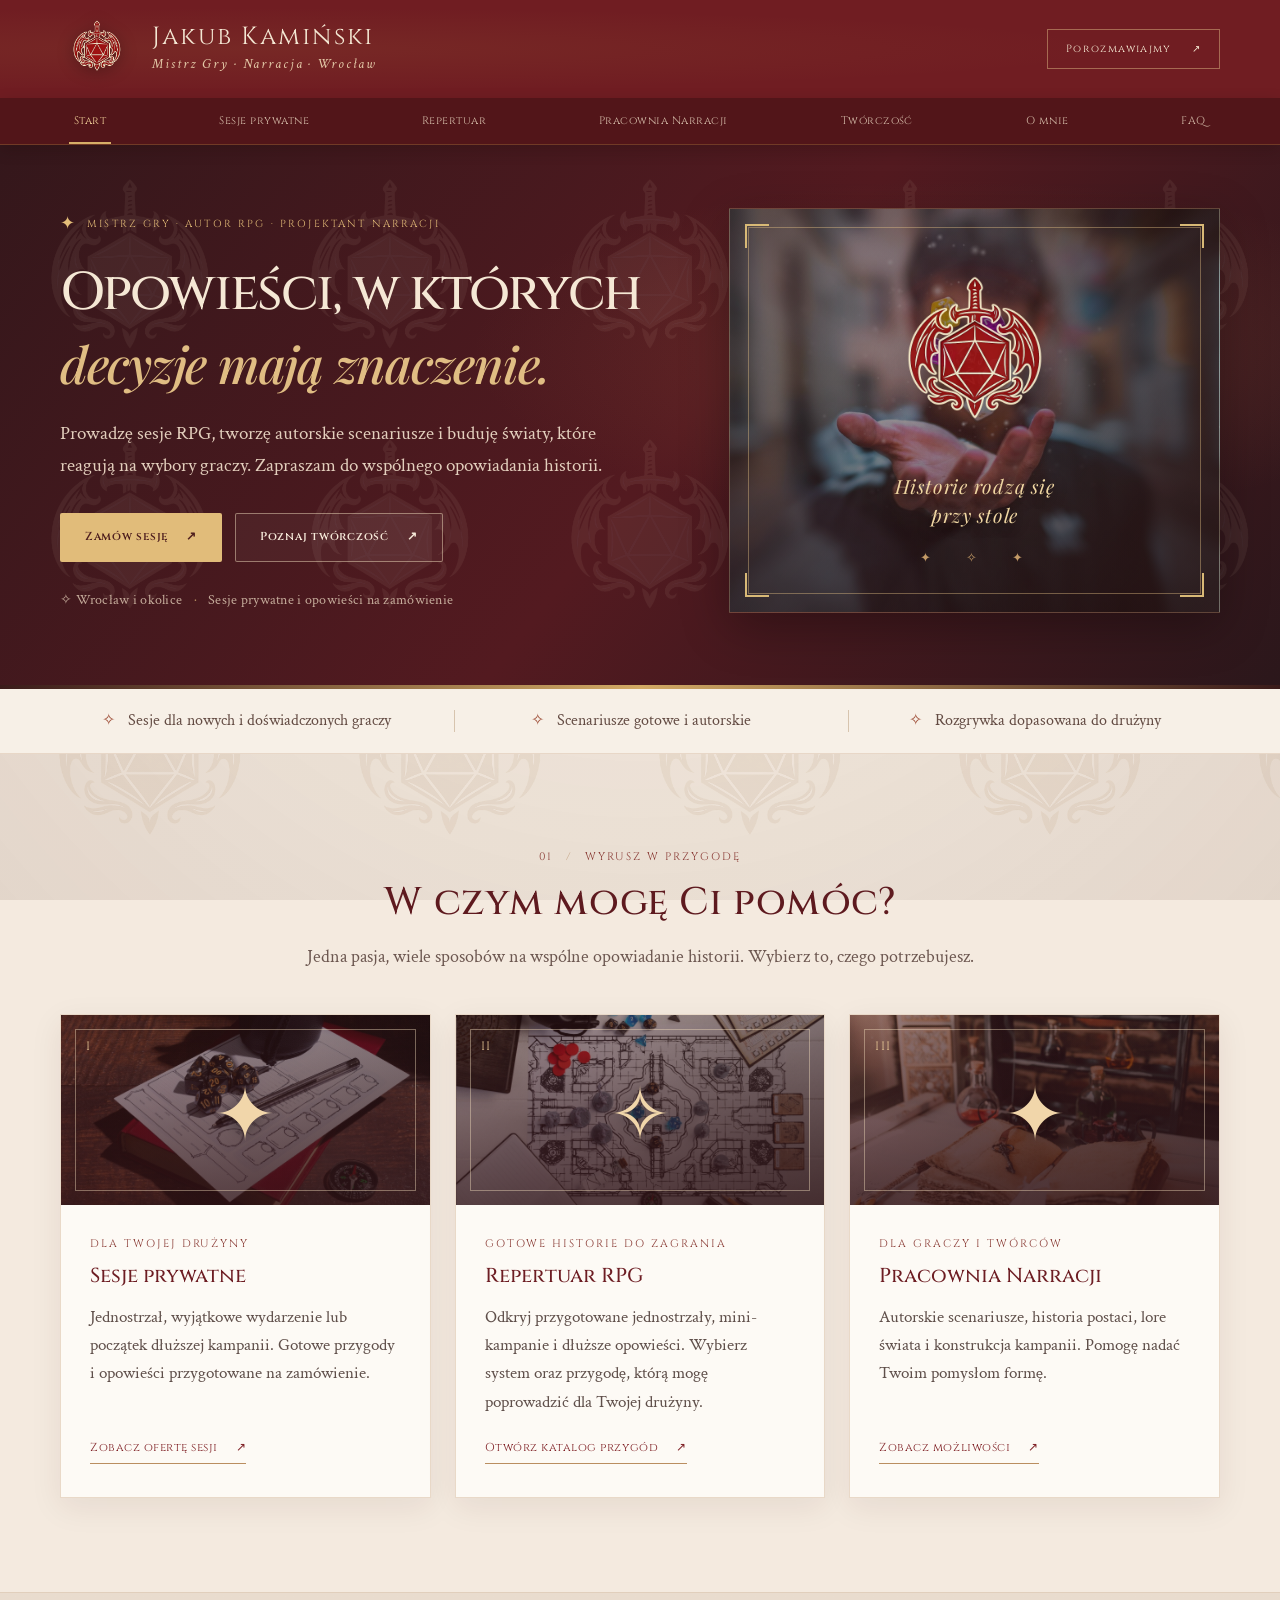
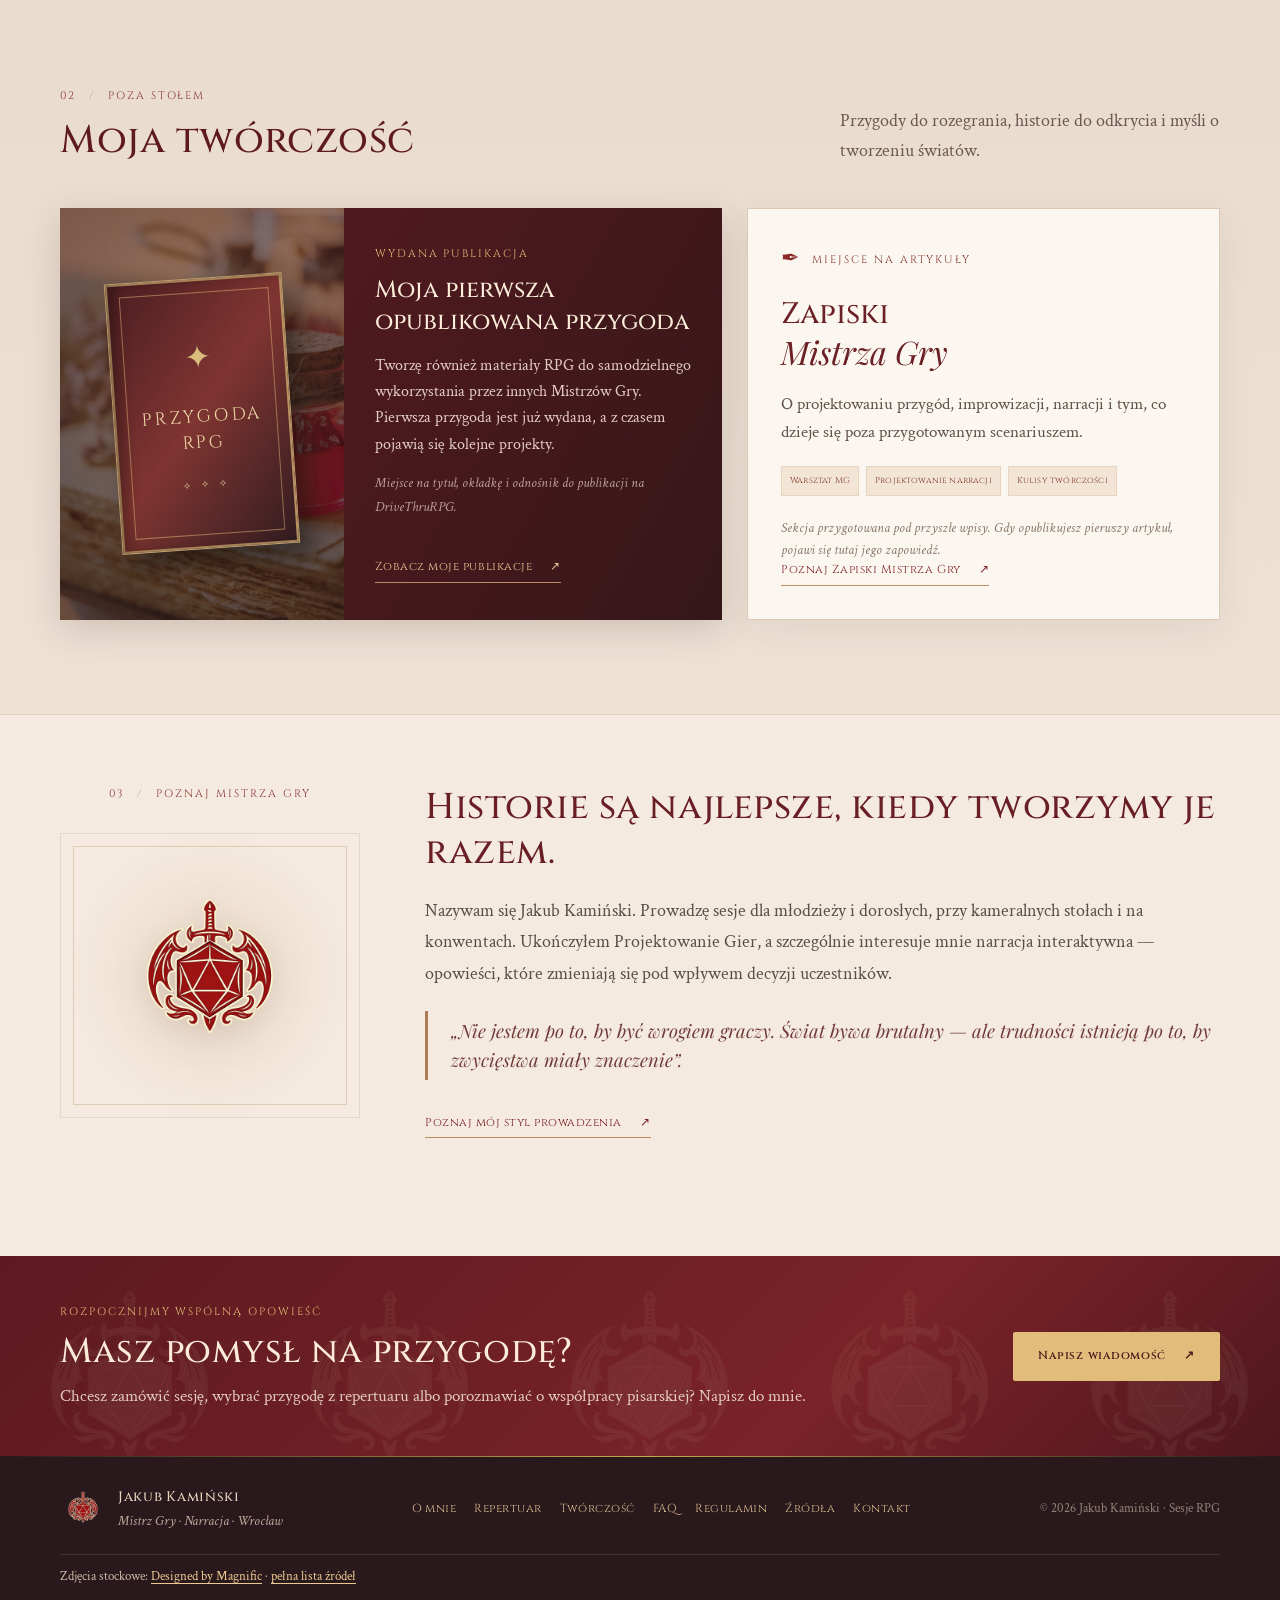
<file: index.html>
<!DOCTYPE html>
<html lang="pl">
<head>
  <meta charset="UTF-8">
  <meta name="viewport" content="width=device-width, initial-scale=1">
  <meta name="theme-color" content="#63191d">
  <meta name="description" content="Jakub Kamiński — Mistrz Gry, projektant narracji i autor RPG. Sesje prywatne, kampanie, scenariusze na zamówienie i twórczość RPG we Wrocławiu.">
  <meta property="og:type" content="website">
  <meta property="og:locale" content="pl_PL">
  <meta property="og:title" content="Jakub Kamiński | Mistrz Gry i projektant narracji">
  <meta property="og:description" content="Prowadzę sesje RPG, tworzę autorskie przygody i projektuję historie, na które wpływ mają decyzje graczy.">
  <meta property="og:image" content="logo-red.png">
  <title>Jakub Kamiński | Mistrz Gry · Narracja · RPG Wrocław</title>
  <link rel="icon" type="image/png" href="logo-red.png">
  <link rel="preconnect" href="https://fonts.googleapis.com">
  <link rel="preconnect" href="https://fonts.gstatic.com" crossorigin>
  <link href="https://fonts.googleapis.com/css2?family=Cinzel:wght@400;500;600;700&family=Playfair+Display:ital,wght@0,400;0,500;0,600;1,400;1,500&family=Crimson+Text:ital,wght@0,400;0,600;1,400&display=swap" rel="stylesheet">
  <!-- Zachowujemy dotychczasowy arkusz CSS: pozostałe podstrony działają bez zmian. -->
  <link rel="stylesheet" href="style.css">
  <link rel="stylesheet" href="home.css">
  <script src="tworczosc-data.js" defer></script>
  <script src="home-aktualnosci.js" defer></script>
</head>
<body class="home-page">
  <a class="skip-link" href="#tresc">Przejdź do treści</a>

  <header class="site-header">
    <div class="site-header__inner">
      <a href="index.html" class="site-brand" aria-label="Jakub Kamiński — strona główna">
        <img src="logo-red.png" width="88" height="88" alt="" decoding="async">
        <span class="site-brand__text">
          <span class="site-brand__name">Jakub Kamiński</span>
          <span class="site-brand__subtitle">Mistrz Gry · Narracja · Wrocław</span>
        </span>
      </a>
      <a class="header-contact" href="mailto:jakubkaminski1808@gmail.com?subject=Zapytanie%20o%20sesj%C4%99%20RPG">Porozmawiajmy <span aria-hidden="true">↗</span></a>
    </div>
  </header>

  <nav class="site-nav" aria-label="Nawigacja główna">
    <div class="site-nav__desktop">
      <a class="is-current" aria-current="page" href="index.html">Start</a>
      <a href="sesje-prywatne.html">Sesje prywatne</a>
      <a href="repertuar.html">Repertuar</a>

      <a href="pracownia-narracji.html">Pracownia Narracji</a>
      <a href="tworczosc.html">Twórczość</a>
      <a href="o-mnie.html">O mnie</a>
      <a href="faq.html">FAQ</a>
    </div>
    <details class="site-nav__mobile">
      <summary>Menu <span class="site-nav__menu-icon" aria-hidden="true"><span></span><span></span><span></span></span></summary>
      <div class="site-nav__mobile-links">
        <a aria-current="page" href="index.html">Start</a>
        <a href="sesje-prywatne.html">Sesje prywatne</a>
        <a href="repertuar.html">Repertuar</a>

        <a href="pracownia-narracji.html">Pracownia Narracji</a>
        <a href="tworczosc.html">Twórczość</a>
        <a href="o-mnie.html">O mnie</a>
        <a href="faq.html">FAQ</a>
      </div>
    </details>
  </nav>

  <main id="tresc">
    <section class="main-hero" aria-labelledby="hero-title">
      <div class="main-hero__inner layout-wrap">
        <div class="main-hero__copy">
          <p class="eyebrow eyebrow--light"><span class="tiny-star" aria-hidden="true">✦</span> Mistrz Gry · Autor RPG · Projektant narracji</p>
          <h1 id="hero-title">Opowieści, w których <em>decyzje mają znaczenie.</em></h1>
          <p class="main-hero__intro">Prowadzę sesje RPG, tworzę autorskie scenariusze i buduję światy, które reagują na wybory graczy. Zapraszam do wspólnego opowiadania historii.</p>
          <div class="action-row">
            <a class="home-button home-button--gold" href="sesje-prywatne.html">Zamów sesję <span aria-hidden="true">↗</span></a>
            <a class="home-button home-button--light-outline" href="tworczosc.html">Poznaj twórczość <span aria-hidden="true">↗</span></a>
          </div>
          <div class="main-hero__smallprint"><span aria-hidden="true">✧</span> Wrocław i okolice <span class="smallprint-sep" aria-hidden="true">·</span> Sesje prywatne i opowieści na zamówienie</div>
        </div>
        <div class="main-hero__art" aria-hidden="true">
          <!-- Fotografia tła strony głównej: images/home-hero.jpg. Atrybucja w Źródłach zdjęć. -->
          <div class="main-hero__frame">
            <span class="frame-corner frame-corner--tl"></span>
            <span class="frame-corner frame-corner--tr"></span>
            <span class="frame-corner frame-corner--bl"></span>
            <span class="frame-corner frame-corner--br"></span>
            <div class="main-hero__sigil"><img src="logo-red.png" alt=""></div>
            <p class="art-motto">Historie rodzą się<br>przy stole</p>
            <span class="frame-ornament">✦ &nbsp; ✧ &nbsp; ✦</span>
          </div>
        </div>
      </div>
      <div class="main-hero__line" aria-hidden="true"></div>
    </section>

    <div class="promise-strip" aria-label="Najważniejsze informacje">
      <div class="layout-wrap promise-strip__inner">
        <div><span class="promise-strip__symbol" aria-hidden="true">✧</span> Sesje dla nowych i doświadczonych graczy</div>
        <div><span class="promise-strip__symbol" aria-hidden="true">✧</span> Scenariusze gotowe i autorskie</div>
        <div><span class="promise-strip__symbol" aria-hidden="true">✧</span> Rozgrywka dopasowana do drużyny</div>
      </div>
    </div>

    <section id="oferta" class="home-section offerings layout-wrap" aria-labelledby="oferta-title">
      <div class="section-heading">
        <p class="eyebrow">01 <span aria-hidden="true">/</span> Wyrusz w przygodę</p>
        <h2 id="oferta-title">W czym mogę Ci pomóc?</h2>
        <p>Jedna pasja, wiele sposobów na wspólne opowiadanie historii. Wybierz to, czego potrzebujesz.</p>
      </div>
      <div class="offer-grid">
        <article class="offer-card">
          <div class="offer-card__visual offer-card__visual--sessions"><span class="offer-card__symbol" aria-hidden="true">✦</span><span class="offer-card__number">I</span></div>
          <div class="offer-card__body">
            <p class="mini-label">Dla Twojej drużyny</p>
            <h3>Sesje prywatne</h3>
            <p>Jednostrzał, wyjątkowe wydarzenie lub początek dłuższej kampanii. Gotowe przygody i opowieści przygotowane na zamówienie.</p>
            <a class="text-link" href="sesje-prywatne.html">Zobacz ofertę sesji <span aria-hidden="true">↗</span></a>
          </div>
        </article>
        <article class="offer-card">
          <div class="offer-card__visual offer-card__visual--campaigns"><span class="offer-card__symbol" aria-hidden="true">✧</span><span class="offer-card__number">II</span></div>
          <div class="offer-card__body">
            <p class="mini-label">Gotowe historie do zagrania</p>
            <h3>Repertuar RPG</h3>
            <p>Odkryj przygotowane jednostrzały, mini-kampanie i dłuższe opowieści. Wybierz system oraz przygodę, którą mogę poprowadzić dla Twojej drużyny.</p>
            <a class="text-link" href="repertuar.html">Otwórz katalog przygód <span aria-hidden="true">↗</span></a>
          </div>
        </article>
        <article class="offer-card">
          <div class="offer-card__visual offer-card__visual--studio"><span class="offer-card__symbol" aria-hidden="true">✦</span><span class="offer-card__number">III</span></div>
          <div class="offer-card__body">
            <p class="mini-label">Dla graczy i twórców</p>
            <h3>Pracownia Narracji</h3>
            <p>Autorskie scenariusze, historia postaci, lore świata i konstrukcja kampanii. Pomogę nadać Twoim pomysłom formę.</p>
            <a class="text-link" href="pracownia-narracji.html">Zobacz możliwości <span aria-hidden="true">↗</span></a>
          </div>
        </article>
      </div>
    </section>

    <section id="tworczosc" class="home-section creations" aria-labelledby="tworczosc-title">
      <div class="layout-wrap">
        <div class="section-heading section-heading--row">
          <div>
            <p class="eyebrow">02 <span aria-hidden="true">/</span> Poza stołem</p>
            <h2 id="tworczosc-title">Moja twórczość</h2>
          </div>
          <p>Przygody do rozegrania, historie do odkrycia i myśli o tworzeniu światów.</p>
        </div>
        <div class="creation-grid">
          <article class="creation-feature">
            <div class="creation-feature__art">
              <div class="book-mock" aria-hidden="true"><span class="book-mock__symbol">✦</span><span class="book-mock__title">Przygoda<br>RPG</span><span class="book-mock__ornament">✧ ✧ ✧</span></div>
            </div>
            <div class="creation-feature__body">
              <p class="mini-label mini-label--gold">Wydana publikacja</p>
              <h3>Moja pierwsza opublikowana przygoda</h3>
              <p>Tworzę również materiały RPG do samodzielnego wykorzystania przez innych Mistrzów Gry. Pierwsza przygoda jest już wydana, a z czasem pojawią się kolejne projekty.</p>
              <p class="creation-feature__hint">Miejsce na tytuł, okładkę i odnośnik do publikacji na DriveThruRPG.</p>
              <a class="text-link text-link--light" href="tworczosc.html#publikacje">Zobacz moje publikacje <span aria-hidden="true">↗</span></a>
            </div>
          </article>
          <article class="blog-promo" id="zapiski">
            <div class="blog-promo__top"><span class="blog-promo__icon" aria-hidden="true">✒</span><span class="mini-label">Miejsce na artykuły</span></div>
            <h3>Zapiski<br><em>Mistrza Gry</em></h3>
            <p>O projektowaniu przygód, improwizacji, narracji i tym, co dzieje się poza przygotowanym scenariuszem.</p>
            <div class="blog-promo__topics"><span>Warsztat MG</span><span>Projektowanie narracji</span><span>Kulisy twórczości</span></div>
            <p class="blog-promo__footnote">Sekcja przygotowana pod przyszłe wpisy. Gdy opublikujesz pierwszy artykuł, pojawi się tutaj jego zapowiedź.</p>
            <a class="text-link" href="tworczosc.html#zapiski">Poznaj Zapiski Mistrza Gry <span aria-hidden="true">↗</span></a>
          </article>
        </div>
      </div>
    </section>


    <section id="o-mnie" class="home-section about-teaser layout-wrap" aria-labelledby="o-mnie-title">
      <div class="about-teaser__aside">
        <p class="eyebrow">03 <span aria-hidden="true">/</span> Poznaj Mistrza Gry</p>
        <div class="about-teaser__emblem"><img src="logo-red.png" alt="" loading="lazy"></div>
      </div>
      <div class="about-teaser__copy">
        <h2 id="o-mnie-title">Historie są najlepsze, kiedy tworzymy je razem.</h2>
        <p>Nazywam się Jakub Kamiński. Prowadzę sesje dla młodzieży i dorosłych, przy kameralnych stołach i na konwentach. Ukończyłem Projektowanie Gier, a szczególnie interesuje mnie narracja interaktywna — opowieści, które zmieniają się pod wpływem decyzji uczestników.</p>
        <blockquote>„Nie jestem po to, by być wrogiem graczy. Świat bywa brutalny — ale trudności istnieją po to, by zwycięstwa miały znaczenie”.</blockquote>
        <a class="text-link" href="o-mnie.html">Poznaj mój styl prowadzenia <span aria-hidden="true">↗</span></a>
      </div>
    </section>

    <section class="contact-banner" aria-labelledby="kontakt-title">
      <div class="layout-wrap contact-banner__inner">
        <div>
          <p class="eyebrow eyebrow--light">Rozpocznijmy wspólną opowieść</p>
          <h2 id="kontakt-title">Masz pomysł na przygodę?</h2>
          <p>Chcesz zamówić sesję, wybrać przygodę z repertuaru albo porozmawiać o współpracy pisarskiej? Napisz do mnie.</p>
        </div>
        <a class="home-button home-button--gold" href="mailto:jakubkaminski1808@gmail.com?subject=Zapytanie%20ze%20strony%20RPG">Napisz wiadomość <span aria-hidden="true">↗</span></a>
      </div>
    </section>
  </main>

  <footer class="site-footer">
    <div class="layout-wrap site-footer__inner">
      <div class="site-footer__brand"><img src="logo-red.png" alt="" loading="lazy"><div><strong>Jakub Kamiński</strong><span>Mistrz Gry · Narracja · Wrocław</span></div></div>
      <div class="site-footer__links"><a href="o-mnie.html">O mnie</a><a href="repertuar.html">Repertuar</a><a href="tworczosc.html">Twórczość</a><a href="faq.html">FAQ</a><a href="regulamin.html">Regulamin</a><a href="zrodla-zdjec.html">Źródła</a><a href="mailto:jakubkaminski1808@gmail.com">Kontakt</a></div>
      <p class="site-footer__copyright">© 2026 Jakub Kamiński · Sesje RPG</p>
      <p class="site-footer__attribution">Zdjęcia stockowe: <a href="https://www.magnific.com/" target="_blank" rel="noopener noreferrer">Designed by Magnific</a> · <a href="zrodla-zdjec.html">pełna lista źródeł</a></p>
    </div>
  </footer>
</body>
</html>
</file>
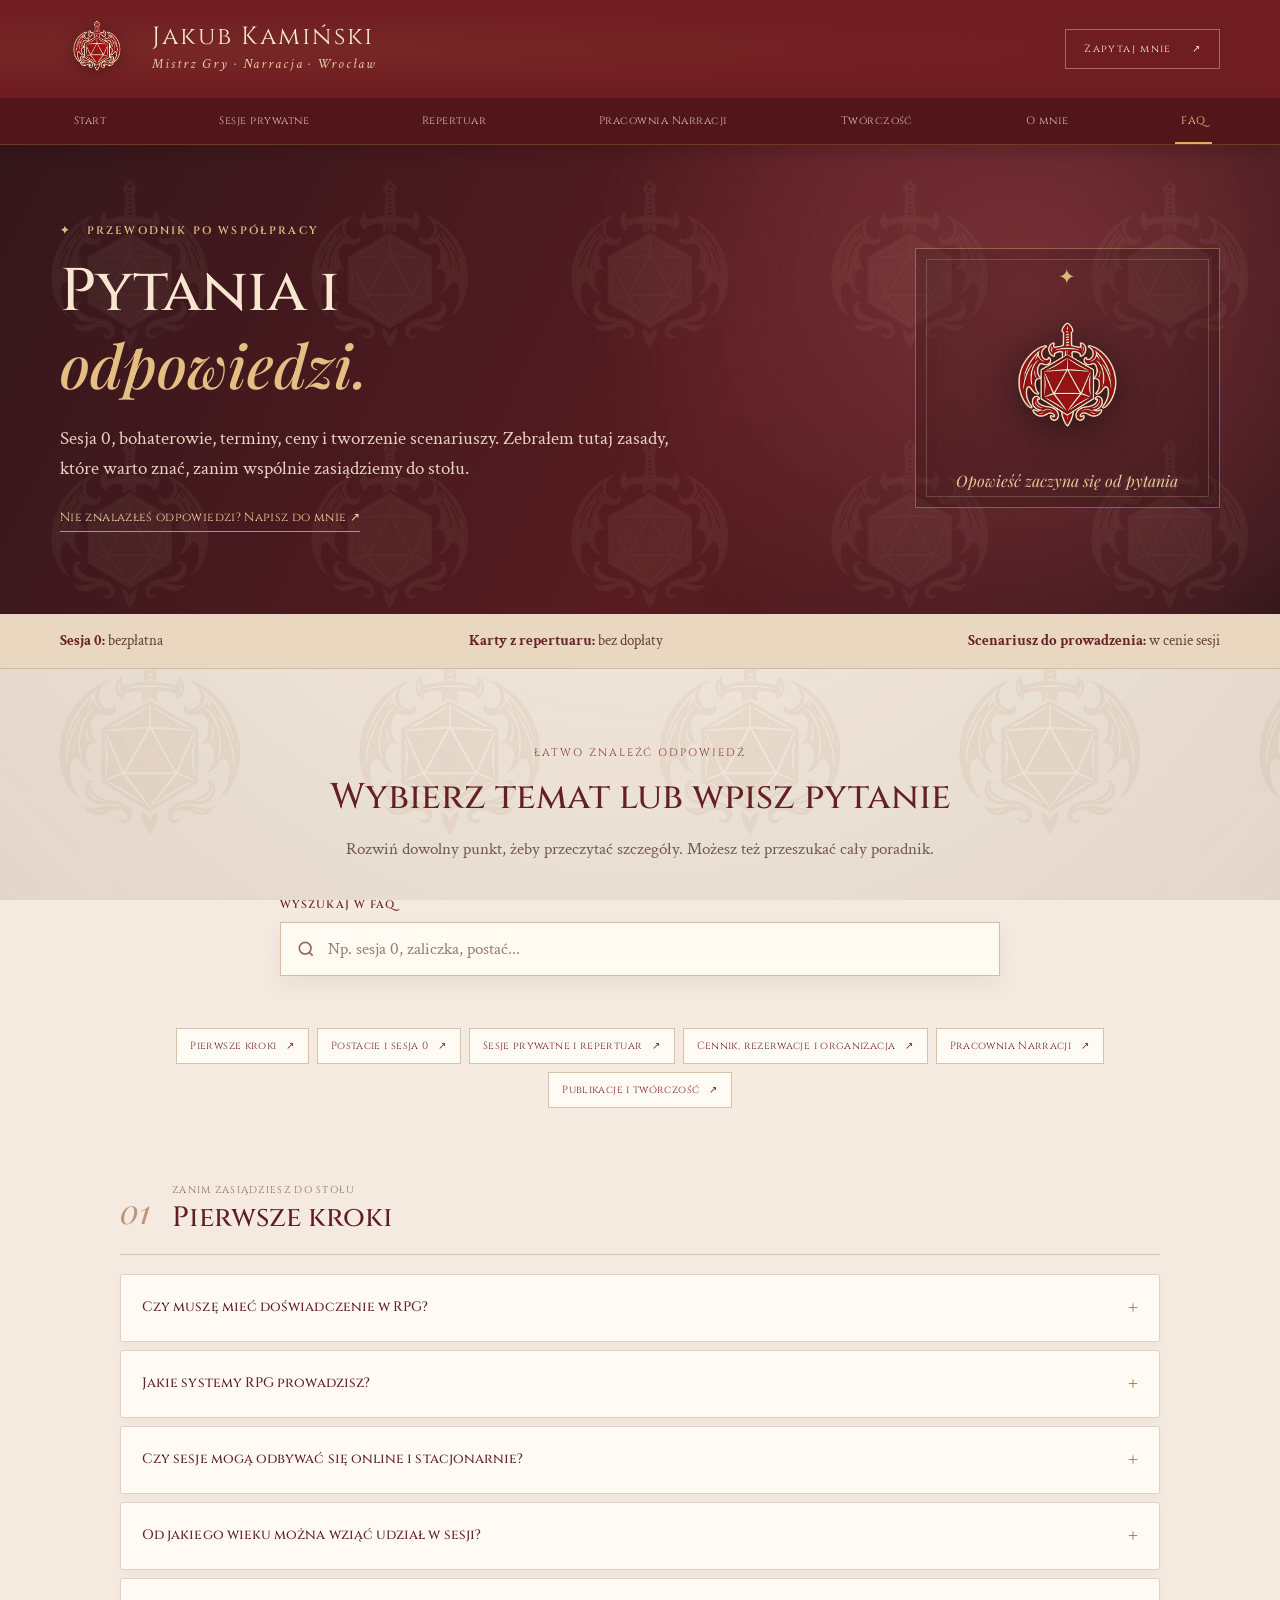
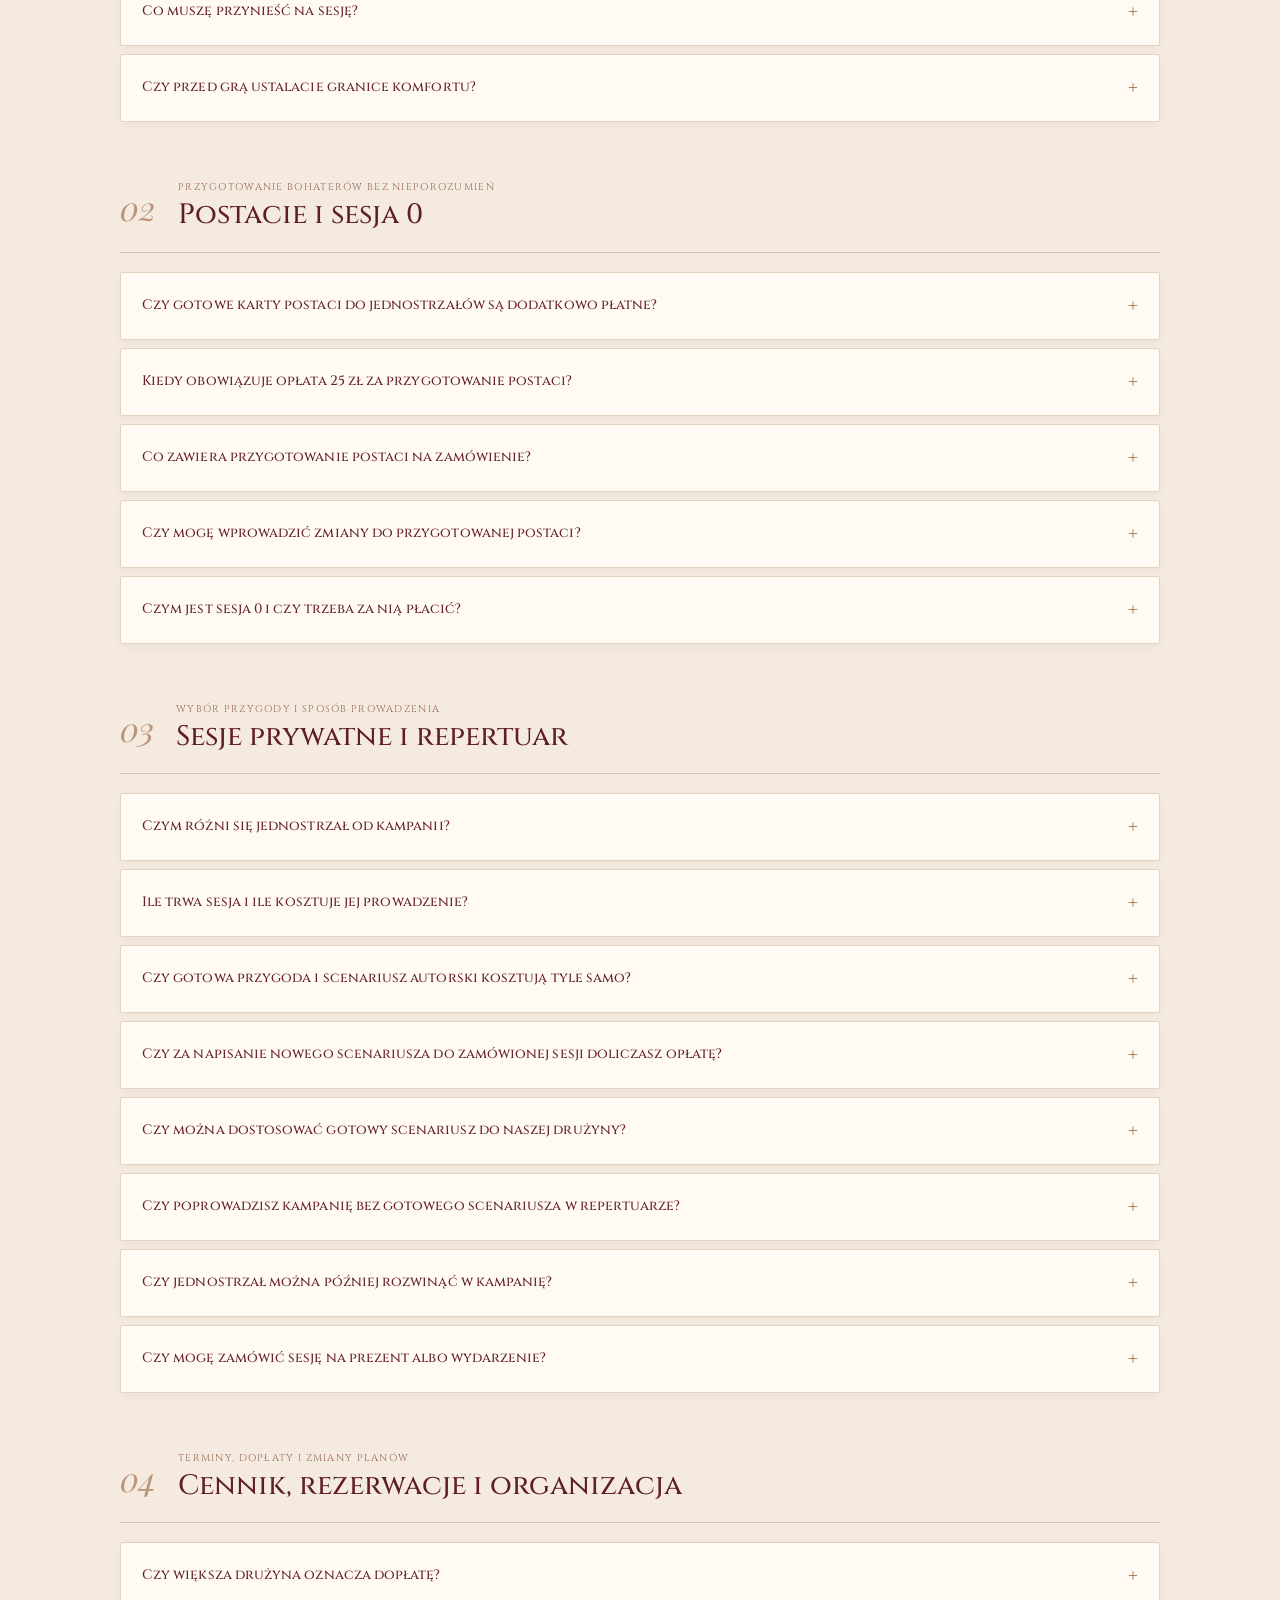
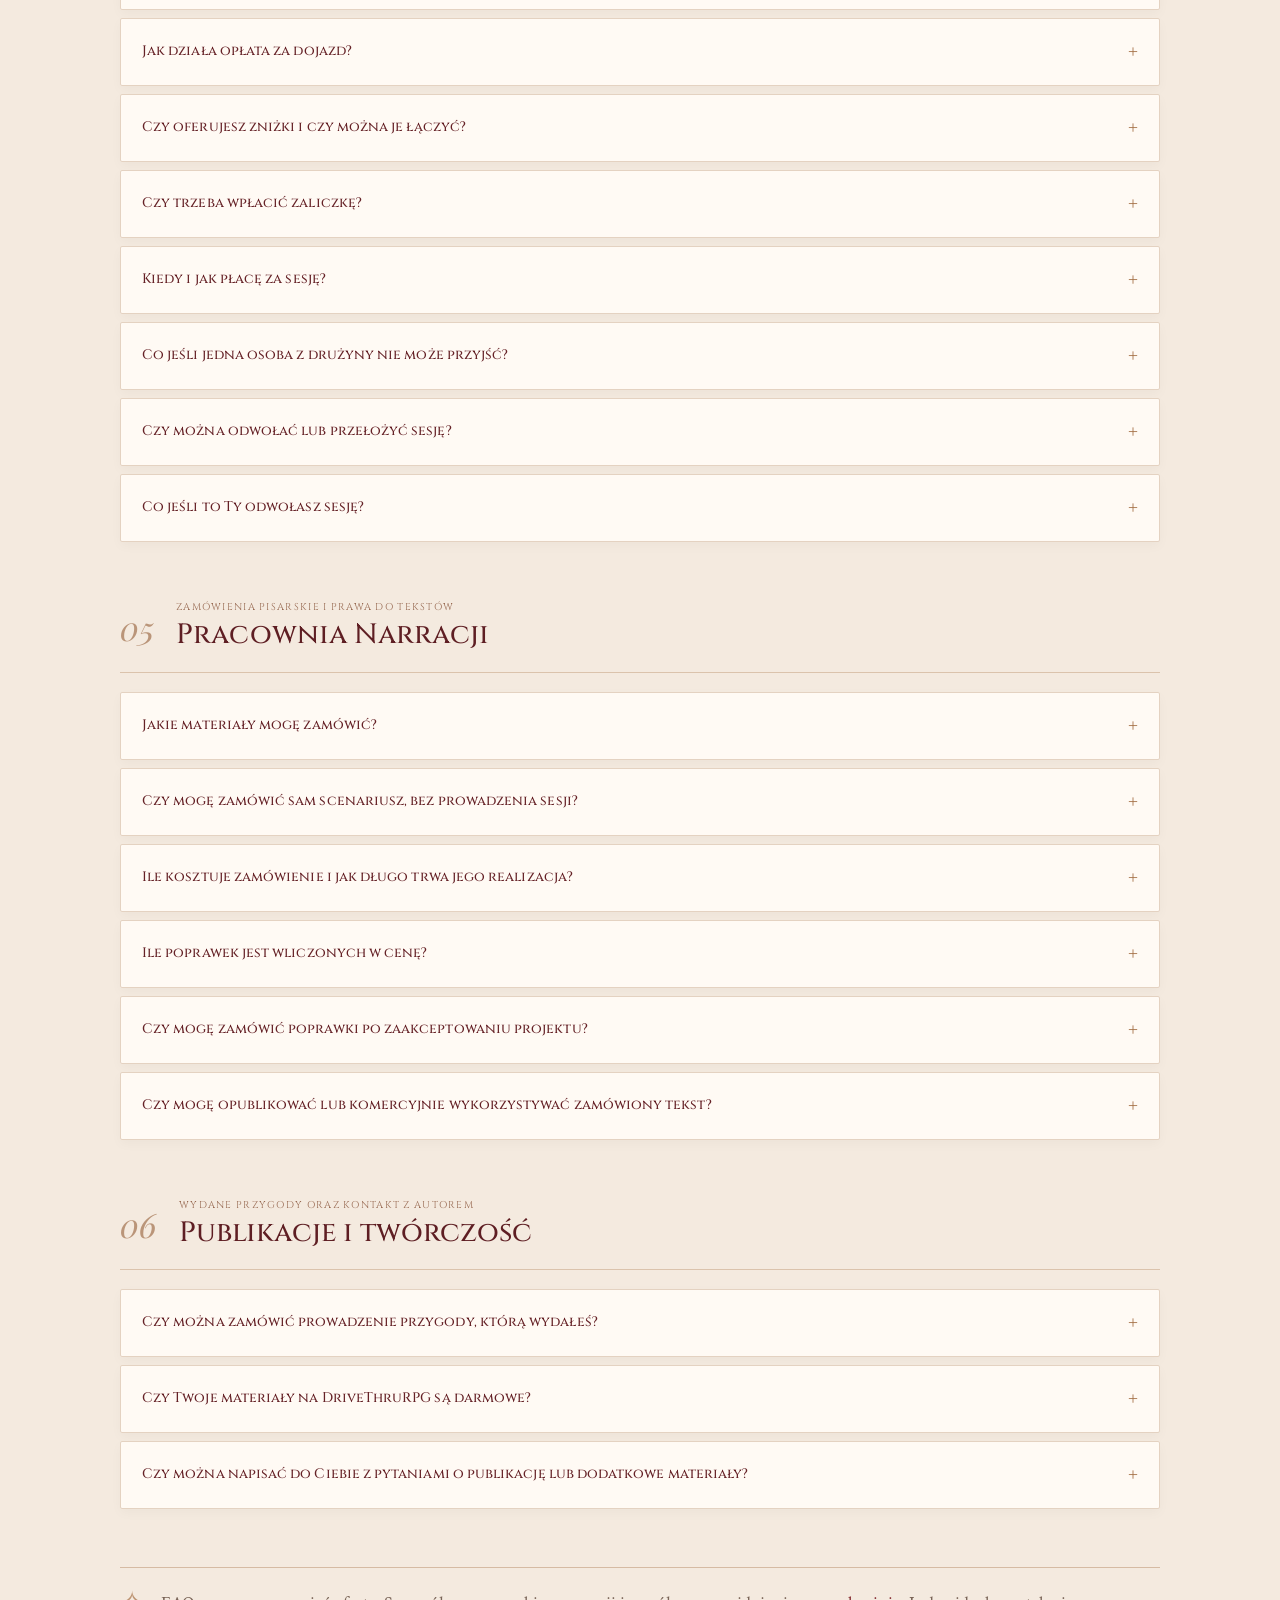
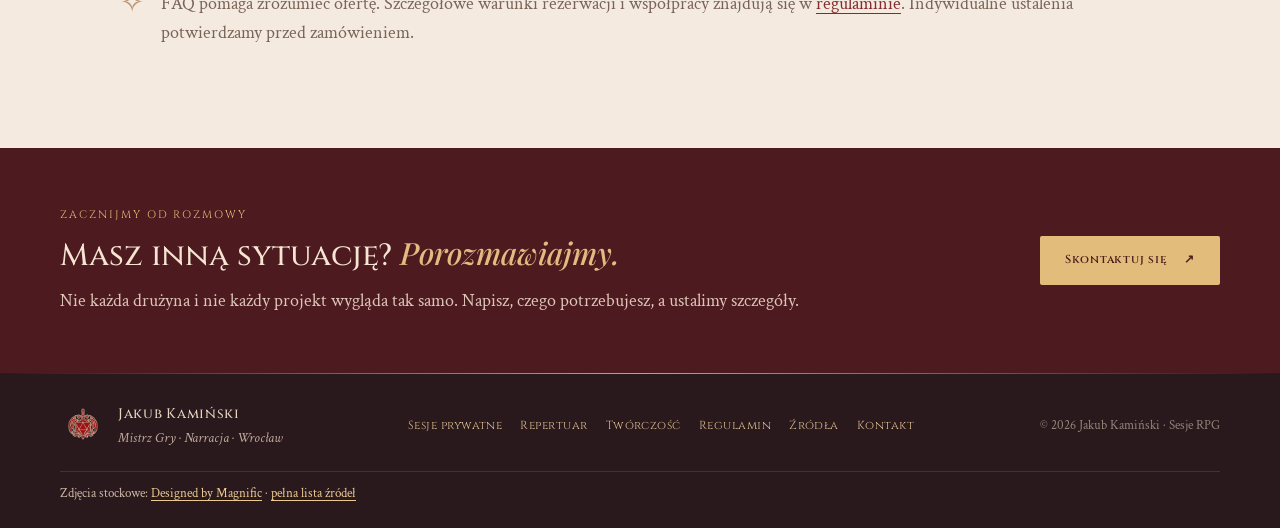
<file: faq.html>
<!DOCTYPE html>
<html lang="pl">
<head>
  <meta charset="UTF-8">
  <meta name="viewport" content="width=device-width, initial-scale=1">
  <meta name="theme-color" content="#63191d">
  <meta name="description" content="FAQ Jakuba Kamińskiego: sesje RPG, bezpłatna sesja 0, tworzenie postaci, cennik, rezerwacje, Pracownia Narracji i publikacje RPG.">
  <meta property="og:type" content="website"><meta property="og:locale" content="pl_PL">
  <meta property="og:title" content="FAQ | Jakub Kamiński — sesje i twórczość RPG">
  <meta property="og:description" content="Zasady sesji RPG, przygotowania postaci, rezerwacji i współpracy pisarskiej. Wszystko w jednym miejscu.">
  <meta property="og:image" content="logo-red.png">
  <title>FAQ — Sesje RPG i Pracownia Narracji | Jakub Kamiński</title>
  <link rel="icon" type="image/png" href="logo-red.png">
  <link rel="preconnect" href="https://fonts.googleapis.com">
  <link rel="preconnect" href="https://fonts.gstatic.com" crossorigin>
  <link href="https://fonts.googleapis.com/css2?family=Cinzel:wght@400;500;600;700&family=Playfair+Display:ital,wght@0,400;0,500;0,600;1,400;1,500&family=Crimson+Text:ital,wght@0,400;0,600;1,400&display=swap" rel="stylesheet">
  <link rel="stylesheet" href="style.css"><link rel="stylesheet" href="home.css"><link rel="stylesheet" href="faq-new.css">
  <script src="faq-search.js" defer></script>
</head>
<body class="home-page faq-page">
  <a class="skip-link" href="#tresc">Przejdź do treści</a>
  <header class="site-header"><div class="site-header__inner">
    <a href="index.html" class="site-brand" aria-label="Jakub Kamiński — strona główna">
      <img src="logo-red.png" width="74" height="74" alt="" decoding="async">
      <span class="site-brand__text"><span class="site-brand__name">Jakub Kamiński</span><span class="site-brand__subtitle">Mistrz Gry · Narracja · Wrocław</span></span>
    </a>
    <a class="header-contact" href="mailto:jakubkaminski1808@gmail.com?subject=Pytanie%20o%20sesje%20RPG">Zapytaj mnie <span aria-hidden="true">↗</span></a>
  </div></header>
  <nav class="site-nav" aria-label="Nawigacja główna"><div class="site-nav__desktop">
        <a href="index.html">Start</a>
        <a href="sesje-prywatne.html">Sesje prywatne</a>
        <a href="repertuar.html">Repertuar</a>
        <a href="pracownia-narracji.html">Pracownia Narracji</a>
        <a href="tworczosc.html">Twórczość</a>
        <a href="o-mnie.html">O mnie</a>
        <a href="faq.html" class="is-current" aria-current="page">FAQ</a>
    </div><details class="site-nav__mobile"><summary>Menu <span class="site-nav__menu-icon" aria-hidden="true"><span></span><span></span><span></span></span></summary><div class="site-nav__mobile-links">
          <a href="index.html">Start</a>
          <a href="sesje-prywatne.html">Sesje prywatne</a>
          <a href="repertuar.html">Repertuar</a>
          <a href="pracownia-narracji.html">Pracownia Narracji</a>
          <a href="tworczosc.html">Twórczość</a>
          <a href="o-mnie.html">O mnie</a>
          <a href="faq.html" aria-current="page">FAQ</a>
    </div></details></nav>
  <main id="tresc">
    <section class="faq-hero" aria-labelledby="faq-title"><div class="layout-wrap faq-hero__inner">
      <div><p class="faq-hero__eyebrow">✦ &nbsp; Przewodnik po współpracy</p><h1 id="faq-title">Pytania i <em>odpowiedzi.</em></h1>
      <p>Sesja 0, bohaterowie, terminy, ceny i tworzenie scenariuszy. Zebrałem tutaj zasady, które warto znać, zanim wspólnie zasiądziemy do stołu.</p>
      <a class="faq-hero__contact" href="mailto:jakubkaminski1808@gmail.com?subject=Pytanie%20o%20sesje%20RPG">Nie znalazłeś odpowiedzi? Napisz do mnie <span aria-hidden="true">↗</span></a>
      </div>
      <div class="faq-hero__emblem" aria-hidden="true"><span class="faq-hero__star">✦</span><img src="logo-red.png" alt=""><span>Opowieść zaczyna się od pytania</span></div>
    </div></section>
    <div class="faq-highlight"><div class="layout-wrap faq-highlight__inner"><span><strong>Sesja 0:</strong> bezpłatna</span><span><strong>Karty z repertuaru:</strong> bez dopłaty</span><span><strong>Scenariusz do prowadzenia:</strong> w cenie sesji</span></div></div>
    <section class="faq-content layout-wrap" aria-label="Lista pytań">
      <div class="faq-content__intro"><p class="eyebrow">Łatwo znaleźć odpowiedź</p><h2>Wybierz temat lub wpisz pytanie</h2><p>Rozwiń dowolny punkt, żeby przeczytać szczegóły. Możesz też przeszukać cały poradnik.</p></div>
      <div class="faq-searchbox"><label for="faq-search">Wyszukaj w FAQ</label><div class="faq-searchbox__field"><svg aria-hidden="true" viewBox="0 0 24 24" width="20" height="20" fill="none" stroke="currentColor" stroke-width="2"><circle cx="11" cy="11" r="7"/><path d="m20 20-4-4"/></svg><input id="faq-search" type="search" placeholder="Np. sesja 0, zaliczka, postać..." autocomplete="off"><button type="button" id="faq-clear" aria-label="Wyczyść wyszukiwanie" hidden>Wyczyść</button></div><p class="faq-searchbox__status" id="faq-status" role="status" aria-live="polite"></p></div>
      <nav class="faq-topics" aria-label="Przejdź do tematu">
<a href="#start">Pierwsze kroki<span aria-hidden="true">↗</span></a>
<a href="#postacie">Postacie i sesja 0<span aria-hidden="true">↗</span></a>
<a href="#sesje">Sesje prywatne i repertuar<span aria-hidden="true">↗</span></a>
<a href="#organizacja">Cennik, rezerwacje i organizacja<span aria-hidden="true">↗</span></a>
<a href="#pracownia">Pracownia Narracji<span aria-hidden="true">↗</span></a>
<a href="#publikacje">Publikacje i twórczość<span aria-hidden="true">↗</span></a>
      </nav><div class="faq-content__chapters">
<section class="faq-chapter" id="start" aria-labelledby="title-start" data-faq-group>
        <div class="faq-chapter__heading"><span class="faq-chapter__number">01</span><div><p class="faq-chapter__eyebrow">Zanim zasiądziesz do stołu</p><h2 id="title-start">Pierwsze kroki</h2></div></div>
        <div class="faq-chapter__questions"><details class="faq-question-card" data-faq-item>
          <summary>Czy muszę mieć doświadczenie w RPG?</summary>
          <div class="faq-answer-text"><p>Nie. Prowadzę sesje zarówno dla osób, które dopiero zaczynają swoją przygodę z RPG, jak i dla doświadczonych graczy. W razie potrzeby tłumaczę zasady i pomagam wejść w świat gry.</p></div>
        </details><details class="faq-question-card" data-faq-item>
          <summary>Jakie systemy RPG prowadzisz?</summary>
          <div class="faq-answer-text"><p>Prowadzę <strong>Dungeons &amp; Dragons 5e</strong>, <strong>Cyberpunk RED</strong>, <strong>Zew Cthulhu</strong>, <strong>Miasto Mgły</strong>, <strong>Warhammer Fantasy 4e</strong>, <strong>Wampir: Maskarada</strong>, <strong>Nosacze – Gra Fabularna</strong>, <strong>Wiedźmin – Gra Fabularna</strong>, <strong>Wrath &amp; Glory</strong>, <strong>Fabula Ultima</strong> oraz <strong>Pendragon</strong>. Część gotowych scenariuszy znajdziesz w <a href="repertuar.html">repertuarze RPG</a>.</p></div>
        </details><details class="faq-question-card" data-faq-item>
          <summary>Czy sesje mogą odbywać się online i stacjonarnie?</summary>
          <div class="faq-answer-text"><p>Tak. Wszystkie oferowane przeze mnie systemy mogę prowadzić online lub stacjonarnie. Na miejscu prowadzę sesje we Wrocławiu i z dojazdem; dokładną lokalizację ustalamy przed rezerwacją.</p></div>
        </details><details class="faq-question-card" data-faq-item>
          <summary>Od jakiego wieku można wziąć udział w sesji?</summary>
          <div class="faq-answer-text"><p>To zależy od systemu i tematyki konkretnej przygody. Prowadzę sesje w różnych grupach wiekowych, orientacyjnie <strong>7+, 10+, 14+, 16+ i 18+</strong>. Odpowiedni system, poziom treści i warunki udziału uzgadniamy przed grą.</p></div>
        </details><details class="faq-question-card" data-faq-item>
          <summary>Co muszę przynieść na sesję?</summary>
          <div class="faq-answer-text"><p>Zazwyczaj nic szczególnego: mam potrzebne materiały pomocnicze, kostki i karty postaci. Jeżeli masz własne akcesoria albo gotową postać, możesz je oczywiście zabrać. Szczegóły zależą od systemu i formatu sesji.</p></div>
        </details><details class="faq-question-card" data-faq-item>
          <summary>Czy przed grą ustalacie granice komfortu?</summary>
          <div class="faq-answer-text"><p>Tak. Rozmawiamy o klimacie kampanii, trudnych tematach i kwestiach, których gracze nie chcą poruszać podczas rozgrywki. Ważne jest dla mnie, żeby wszyscy wiedzieli, na jaki rodzaj historii się umawiamy i mogli sygnalizować swój dyskomfort.</p></div>
        </details></div>
      </section>
<section class="faq-chapter" id="postacie" aria-labelledby="title-postacie" data-faq-group>
        <div class="faq-chapter__heading"><span class="faq-chapter__number">02</span><div><p class="faq-chapter__eyebrow">Przygotowanie bohaterów bez nieporozumień</p><h2 id="title-postacie">Postacie i sesja 0</h2></div></div>
        <div class="faq-chapter__questions"><details class="faq-question-card" data-faq-item>
          <summary>Czy gotowe karty postaci do jednostrzałów są dodatkowo płatne?</summary>
          <div class="faq-answer-text"><p><strong>Nie.</strong> Jeżeli korzystamy z przygotowanych wcześniej postaci albo wspólnie wypełniamy karty, nie naliczam za to osobnej opłaty. Podobnie standardowa pomoc początkującym i tłumaczenie mechaniki są częścią prowadzenia.</p></div>
        </details><details class="faq-question-card" data-faq-item>
          <summary>Kiedy obowiązuje opłata 25 zł za przygotowanie postaci?</summary>
          <div class="faq-answer-text"><p>Tylko gdy drużyna prosi mnie o <strong>samodzielne przygotowanie całego kompletu kart postaci</strong> przed rozgrywką na podstawie podanych założeń. Opłata wynosi <strong>25 zł za całość kart</strong>, a nie za każdą kartę z osobna. Takie przygotowanie ustalamy wcześniej.</p></div>
        </details><details class="faq-question-card" data-faq-item>
          <summary>Co zawiera przygotowanie postaci na zamówienie?</summary>
          <div class="faq-answer-text"><p>Przede wszystkim mechanikę postaci: statystyki, umiejętności i inne elementy wymagane przez system. Tam, gdzie ma to sens, np. w D&amp;D lub Cyberpunku RED, mogę również zaproponować charakter i zarys historii. <strong>Te elementy są opcjonalne</strong> — gracz może je swobodnie modyfikować.</p></div>
        </details><details class="faq-question-card" data-faq-item>
          <summary>Czy mogę wprowadzić zmiany do przygotowanej postaci?</summary>
          <div class="faq-answer-text"><p>Tak. <strong>Drobne poprawki są możliwe do dnia sesji.</strong> Większy zakres zmian najlepiej omówić z wyprzedzeniem, aby przygotowane postacie odpowiadały oczekiwaniom drużyny.</p></div>
        </details><details class="faq-question-card" data-faq-item>
          <summary>Czym jest sesja 0 i czy trzeba za nią płacić?</summary>
          <div class="faq-answer-text"><p><strong>Sesja 0 jest bezpłatna.</strong> Poświęcamy ją na tworzenie postaci, omówienie zasad, klimatu kampanii oraz tematów i granic komfortu uczestników. Może trwać tyle co zwykła sesja albo krócej. Nie trzeba tworzyć postaci od zera — można przyjść z własną.</p></div>
        </details></div>
      </section>
<section class="faq-chapter" id="sesje" aria-labelledby="title-sesje" data-faq-group>
        <div class="faq-chapter__heading"><span class="faq-chapter__number">03</span><div><p class="faq-chapter__eyebrow">Wybór przygody i sposób prowadzenia</p><h2 id="title-sesje">Sesje prywatne i repertuar</h2></div></div>
        <div class="faq-chapter__questions"><details class="faq-question-card" data-faq-item>
          <summary>Czym różni się jednostrzał od kampanii?</summary>
          <div class="faq-answer-text"><p>Jednostrzał to zazwyczaj zamknięta historia na jedno spotkanie. Mini-kampania i pełna kampania rozwijają fabułę przez kilka lub więcej sesji. Zawsze możemy omówić format odpowiadający konkretnej drużynie.</p></div>
        </details><details class="faq-question-card" data-faq-item>
          <summary>Ile trwa sesja i ile kosztuje jej prowadzenie?</summary>
          <div class="faq-answer-text"><p>Standardowa sesja trwa zazwyczaj <strong>3–5 godzin</strong>. Obecna stawka to <strong>50 zł za godzinę do pięciu godzin</strong>, a każda kolejna godzina powyżej piątej kosztuje <strong>60 zł</strong>. Przy długotrwałych kampaniach możliwa jest niższa stawka, uzgadniana indywidualnie.</p></div>
        </details><details class="faq-question-card" data-faq-item>
          <summary>Czy gotowa przygoda i scenariusz autorski kosztują tyle samo?</summary>
          <div class="faq-answer-text"><p>Tak. <strong>Stawka za samo prowadzenie jest taka sama</strong>, niezależnie od tego, czy wybrany scenariusz pochodzi z repertuaru, czy jest mojego autorstwa. Możesz przejrzeć <a href="repertuar.html">dostępne jednostrzały i kampanie</a>.</p></div>
        </details><details class="faq-question-card" data-faq-item>
          <summary>Czy za napisanie nowego scenariusza do zamówionej sesji doliczasz opłatę?</summary>
          <div class="faq-answer-text"><p><strong>Nie.</strong> Jeśli zamawiasz u mnie prowadzenie sesji i potrzebny jest nowy scenariusz, jego napisanie mieści się w cenie prowadzenia. Inaczej wygląda zamówienie <em>samego tekstu scenariusza</em>, bez prowadzenia — to oddzielna usługa <a href="pracownia-narracji.html">Pracowni Narracji</a>, wyceniana indywidualnie.</p></div>
        </details><details class="faq-question-card" data-faq-item>
          <summary>Czy można dostosować gotowy scenariusz do naszej drużyny?</summary>
          <div class="faq-answer-text"><p>Tak, drobne zmiany są naturalną częścią przygotowań. <strong>Większe modyfikacje ustalamy odpowiednio wcześniej</strong> — na przykład zmiana systemu w przeddzień sesji może wymagać nowego terminu lub innych uzgodnień.</p></div>
        </details><details class="faq-question-card" data-faq-item>
          <summary>Czy poprowadzisz kampanię bez gotowego scenariusza w repertuarze?</summary>
          <div class="faq-answer-text"><p>Tak. Możemy zaplanować kampanię również do systemu, dla którego nie mam jeszcze gotowego materiału wpisanego w katalogu. Szczegóły, skalę projektu i harmonogram ustalimy wspólnie.</p></div>
        </details><details class="faq-question-card" data-faq-item>
          <summary>Czy jednostrzał można później rozwinąć w kampanię?</summary>
          <div class="faq-answer-text"><p>Oczywiście. Jeśli historia i decyzje drużyny stworzą przestrzeń na dalszą opowieść, możemy zaplanować kolejne spotkania.</p></div>
        </details><details class="faq-question-card" data-faq-item>
          <summary>Czy mogę zamówić sesję na prezent albo wydarzenie?</summary>
          <div class="faq-answer-text"><p>Tak. Możemy zorganizować sesję np. z okazji urodzin, spotkania znajomych lub wydarzenia integracyjnego. Napisz, ile osób weźmie udział i jaki klimat Cię interesuje.</p></div>
        </details></div>
      </section>
<section class="faq-chapter" id="organizacja" aria-labelledby="title-organizacja" data-faq-group>
        <div class="faq-chapter__heading"><span class="faq-chapter__number">04</span><div><p class="faq-chapter__eyebrow">Terminy, dopłaty i zmiany planów</p><h2 id="title-organizacja">Cennik, rezerwacje i organizacja</h2></div></div>
        <div class="faq-chapter__questions"><details class="faq-question-card" data-faq-item>
          <summary>Czy większa drużyna oznacza dopłatę?</summary>
          <div class="faq-answer-text"><p>Tak. Za <strong>każdego gracza powyżej czterech osób</strong> doliczam <strong>25 zł jednorazowo za sesję</strong> — nie za każdą godzinę.</p></div>
        </details><details class="faq-question-card" data-faq-item>
          <summary>Jak działa opłata za dojazd?</summary>
          <div class="faq-answer-text"><p>Dojazd we Wrocławiu ustalamy przy rezerwacji. <strong>50 zł</strong> dotyczy dojazdu do bliskich okolic Wrocławia, takich jak Bielany Wrocławskie czy Święta Katarzyna. Dalsze wyjazdy wyceniam indywidualnie.</p></div>
        </details><details class="faq-question-card" data-faq-item>
          <summary>Czy oferujesz zniżki i czy można je łączyć?</summary>
          <div class="faq-answer-text"><p>Tak. Oferuję zniżki <strong>uczniowskie (20%)</strong> i <strong>studenckie (10%)</strong>, a także dopuszczam <strong>zniżki grupowe</strong>. Rabaty można łączyć; sposób naliczenia i ostateczną cenę uzgadniamy przed rezerwacją.</p></div>
        </details><details class="faq-question-card" data-faq-item>
          <summary>Czy trzeba wpłacić zaliczkę?</summary>
          <div class="faq-answer-text"><p>Zaliczka może być wymagana przy <strong>kampaniach</strong> lub zamówieniach wymagających większych przygotowań. Jej wysokość i warunki ustalamy przed potwierdzeniem współpracy.</p></div>
        </details><details class="faq-question-card" data-faq-item>
          <summary>Kiedy i jak płacę za sesję?</summary>
          <div class="faq-answer-text"><p>Najczęściej <strong>po zakończeniu sesji</strong>, chyba że uzgodnimy inaczej lub klient wybierze inną formę rozliczenia. Akceptuję gotówkę, kartę i płatność przez SumUp; na życzenie wystawiam fakturę.</p></div>
        </details><details class="faq-question-card" data-faq-item>
          <summary>Co jeśli jedna osoba z drużyny nie może przyjść?</summary>
          <div class="faq-answer-text"><p>Zwykle stosuję zasadę <strong>„jednego może nie być”</strong> — możemy zagrać w pomniejszonym składzie. Możemy też wspólnie przełożyć termin. Ważne, żeby poinformować mnie o nieobecności odpowiednio wcześniej.</p></div>
        </details><details class="faq-question-card" data-faq-item>
          <summary>Czy można odwołać lub przełożyć sesję?</summary>
          <div class="faq-answer-text"><p>Tak. Zasadniczo proszę o informację <strong>co najmniej 48 godzin wcześniej</strong>, zgodnie z aktualnym regulaminem. Oczywiście przewiduję wyjątki w nagłych sytuacjach, np. przy chorobie. W przypadku późnego odwołania szczegóły rozliczenia określa <a href="regulamin.html">regulamin</a> oraz indywidualne ustalenia.</p></div>
        </details><details class="faq-question-card" data-faq-item>
          <summary>Co jeśli to Ty odwołasz sesję?</summary>
          <div class="faq-answer-text"><p>Jeśli muszę odwołać ustalone spotkanie, zaproponuję nowy termin. <strong>Na następną sesję oferuję 10% zniżki.</strong></p></div>
        </details></div>
      </section>
<section class="faq-chapter" id="pracownia" aria-labelledby="title-pracownia" data-faq-group>
        <div class="faq-chapter__heading"><span class="faq-chapter__number">05</span><div><p class="faq-chapter__eyebrow">Zamówienia pisarskie i prawa do tekstów</p><h2 id="title-pracownia">Pracownia Narracji</h2></div></div>
        <div class="faq-chapter__questions"><details class="faq-question-card" data-faq-item>
          <summary>Jakie materiały mogę zamówić?</summary>
          <div class="faq-answer-text"><p>Tworzę scenariusze RPG, historie postaci, lore światów i rozbudowane łuki kampanii. Możesz też zwrócić się do mnie z większym projektem, np. opracowaniem świata czy materiału przygotowywanego do wydania.</p></div>
        </details><details class="faq-question-card" data-faq-item>
          <summary>Czy mogę zamówić sam scenariusz, bez prowadzenia sesji?</summary>
          <div class="faq-answer-text"><p>Tak. W <a href="pracownia-narracji.html">Pracowni Narracji</a> przygotowuję teksty na zlecenie niezależnie od usługi prowadzenia gry. Takie zamówienia wyceniam indywidualnie, po ustaleniu zakresu.</p></div>
        </details><details class="faq-question-card" data-faq-item>
          <summary>Ile kosztuje zamówienie i jak długo trwa jego realizacja?</summary>
          <div class="faq-answer-text"><p>Każdy projekt <strong>wyceniam indywidualnie</strong>. Orientacyjny czas realizacji to <strong>około tygodnia lub dłużej</strong>, zależnie od złożoności i objętości materiału. Konkretny termin potwierdzam przed rozpoczęciem pracy.</p></div>
        </details><details class="faq-question-card" data-faq-item>
          <summary>Ile poprawek jest wliczonych w cenę?</summary>
          <div class="faq-answer-text"><p>Zazwyczaj przewiduję <strong>3–4 rundy poprawek</strong> w ramach uzgodnionego zamówienia. Dokładny zakres i sposób zgłaszania uwag ustalamy na początku współpracy.</p></div>
        </details><details class="faq-question-card" data-faq-item>
          <summary>Czy mogę zamówić poprawki po zaakceptowaniu projektu?</summary>
          <div class="faq-answer-text"><p>Tak, ale dalsze zmiany po zaakceptowaniu gotowego materiału są <strong>usługą dodatkowo płatną</strong>. Ich zakres i koszt ustalamy przed wykonaniem.</p></div>
        </details><details class="faq-question-card" data-faq-item>
          <summary>Czy mogę opublikować lub komercyjnie wykorzystywać zamówiony tekst?</summary>
          <div class="faq-answer-text"><p>To wymaga <strong>osobnych ustaleń i dodatkowej opłaty</strong>. Standardowe zamówienie nie oznacza automatycznie zgody na publikację lub komercyjne rozpowszechnianie materiału. Zakres praw do wykorzystania określamy przed realizacją projektu.</p></div>
        </details></div>
      </section>
<section class="faq-chapter" id="publikacje" aria-labelledby="title-publikacje" data-faq-group>
        <div class="faq-chapter__heading"><span class="faq-chapter__number">06</span><div><p class="faq-chapter__eyebrow">Wydane przygody oraz kontakt z autorem</p><h2 id="title-publikacje">Publikacje i twórczość</h2></div></div>
        <div class="faq-chapter__questions"><details class="faq-question-card" data-faq-item>
          <summary>Czy można zamówić prowadzenie przygody, którą wydałeś?</summary>
          <div class="faq-answer-text"><p>Tak. Publikacja scenariusza i prowadzenie sesji to osobne możliwości. Jeśli interesuje Cię rozgrywka na podstawie mojego wydanego materiału, <a href="sesje-prywatne.html">napisz w sprawie sesji prywatnej</a>.</p></div>
        </details><details class="faq-question-card" data-faq-item>
          <summary>Czy Twoje materiały na DriveThruRPG są darmowe?</summary>
          <div class="faq-answer-text"><p>Na razie moje publikowane materiały udostępniam w formule <strong>PWYW (Pay What You Want)</strong> — odbiorca sam wybiera kwotę. W przyszłości mogą pojawić się również materiały z ustaloną ceną. Aktualne publikacje znajdziesz w zakładce <a href="tworczosc.html#publikacje">Twórczość</a>.</p></div>
        </details><details class="faq-question-card" data-faq-item>
          <summary>Czy można napisać do Ciebie z pytaniami o publikację lub dodatkowe materiały?</summary>
          <div class="faq-answer-text"><p>Tak, oczywiście. Jeśli masz pytania dotyczące wydanych przygód, zauważysz coś do poprawy albo interesują Cię materiały dodatkowe, możesz do mnie napisać.</p></div>
        </details></div>
      </section>
      </div><p class="faq-searchbox__empty" id="faq-empty" hidden>Nie znaleziono pasujących pytań. Spróbuj innego hasła albo <a href="mailto:jakubkaminski1808@gmail.com">napisz do mnie</a>.</p>
      <div class="faq-legal"><span aria-hidden="true">✧</span><p>FAQ pomaga zrozumieć ofertę. Szczegółowe warunki rezerwacji i współpracy znajdują się w <a href="regulamin.html">regulaminie</a>. Indywidualne ustalenia potwierdzamy przed zamówieniem.</p></div>
    </section>
    <section class="faq-cta"><div class="layout-wrap faq-cta__inner"><div><p class="eyebrow eyebrow--light">Zacznijmy od rozmowy</p><h2>Masz inną sytuację? <em>Porozmawiajmy.</em></h2><p>Nie każda drużyna i nie każdy projekt wygląda tak samo. Napisz, czego potrzebujesz, a ustalimy szczegóły.</p></div><a class="home-button home-button--gold" href="mailto:jakubkaminski1808@gmail.com?subject=Zapytanie%20-%20Jakub%20Kami%C5%84ski">Skontaktuj się <span aria-hidden="true">↗</span></a></div></section>
  </main>
  <footer class="site-footer"><div class="layout-wrap site-footer__inner"><div class="site-footer__brand"><img src="logo-red.png" alt="" loading="lazy"><div><strong>Jakub Kamiński</strong><span>Mistrz Gry · Narracja · Wrocław</span></div></div><div class="site-footer__links"><a href="sesje-prywatne.html">Sesje prywatne</a><a href="repertuar.html">Repertuar</a><a href="tworczosc.html">Twórczość</a><a href="regulamin.html">Regulamin</a><a href="zrodla-zdjec.html">Źródła</a><a href="mailto:jakubkaminski1808@gmail.com">Kontakt</a></div><p class="site-footer__copyright">© 2026 Jakub Kamiński · Sesje RPG</p><p class="site-footer__attribution">Zdjęcia stockowe: <a href="https://www.magnific.com/" target="_blank" rel="noopener noreferrer">Designed by Magnific</a> · <a href="zrodla-zdjec.html">pełna lista źródeł</a></p></div></footer>
</body>
</html>
</file>
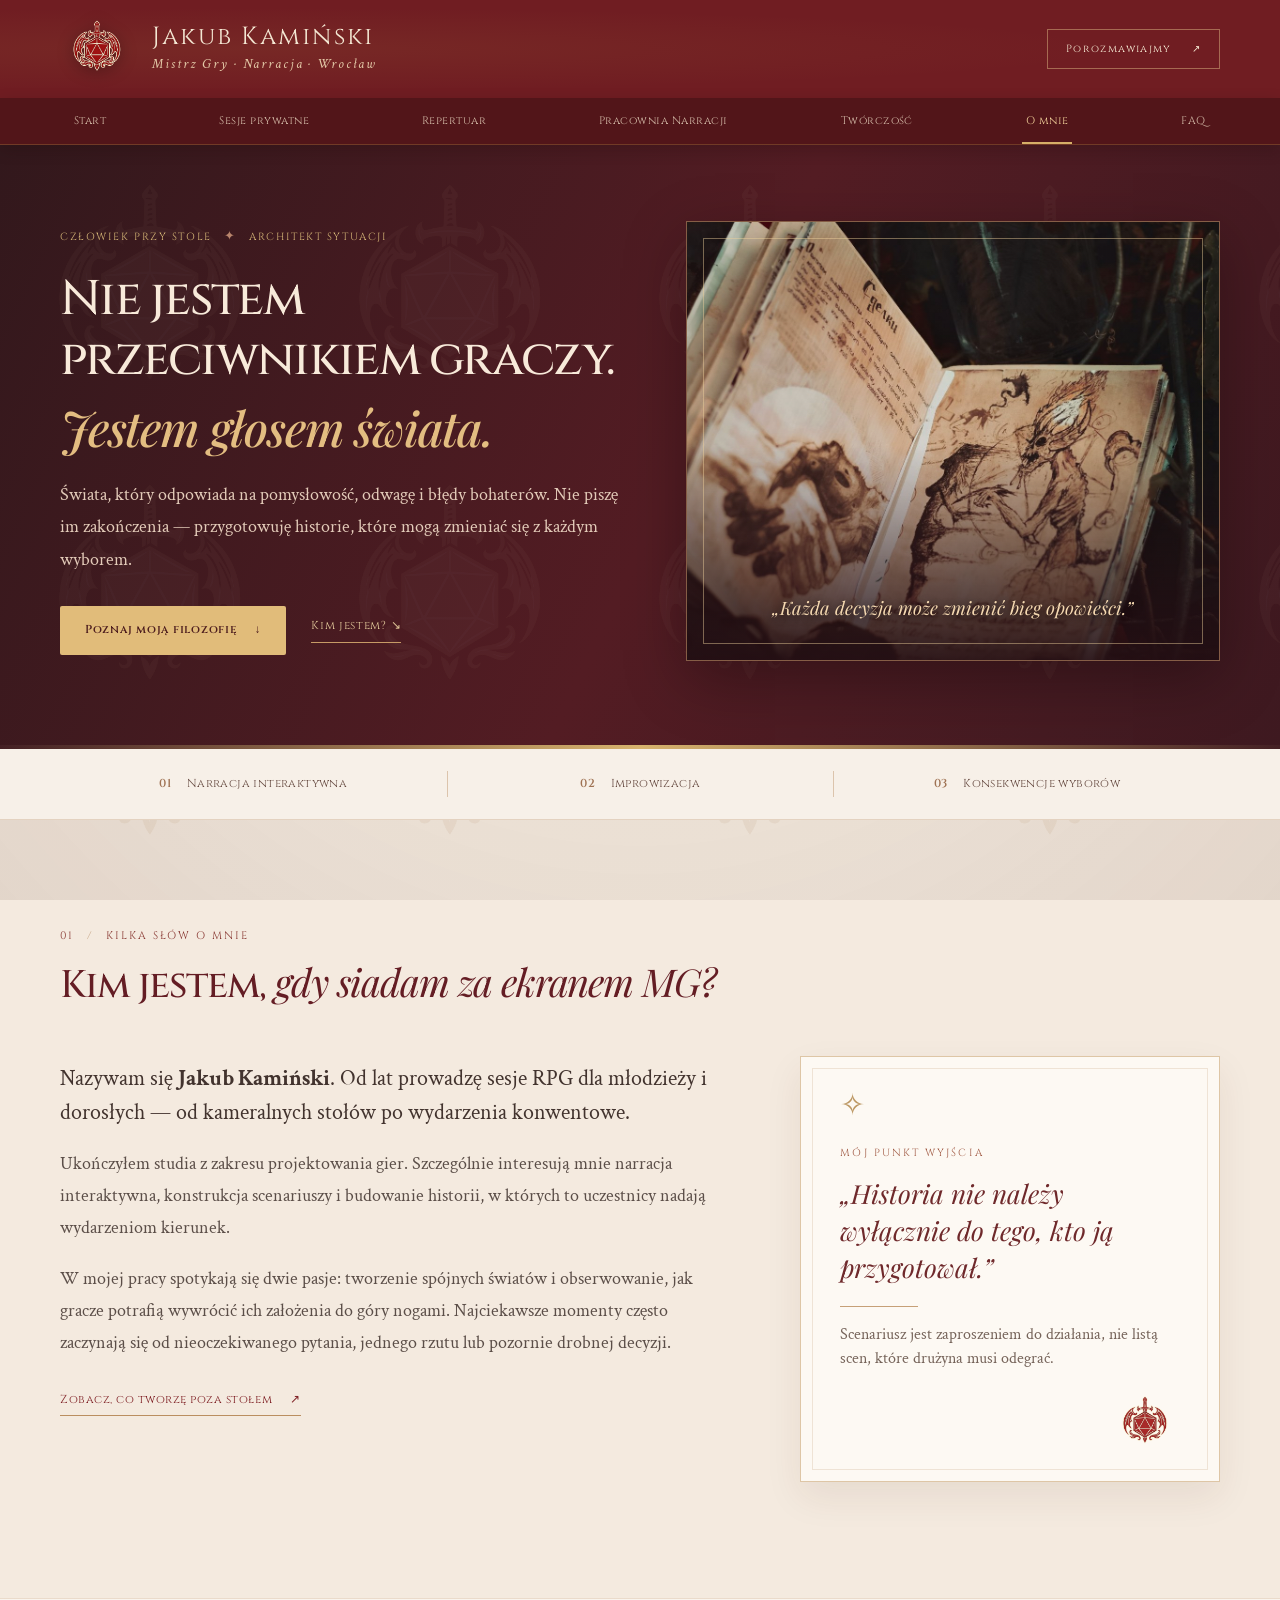
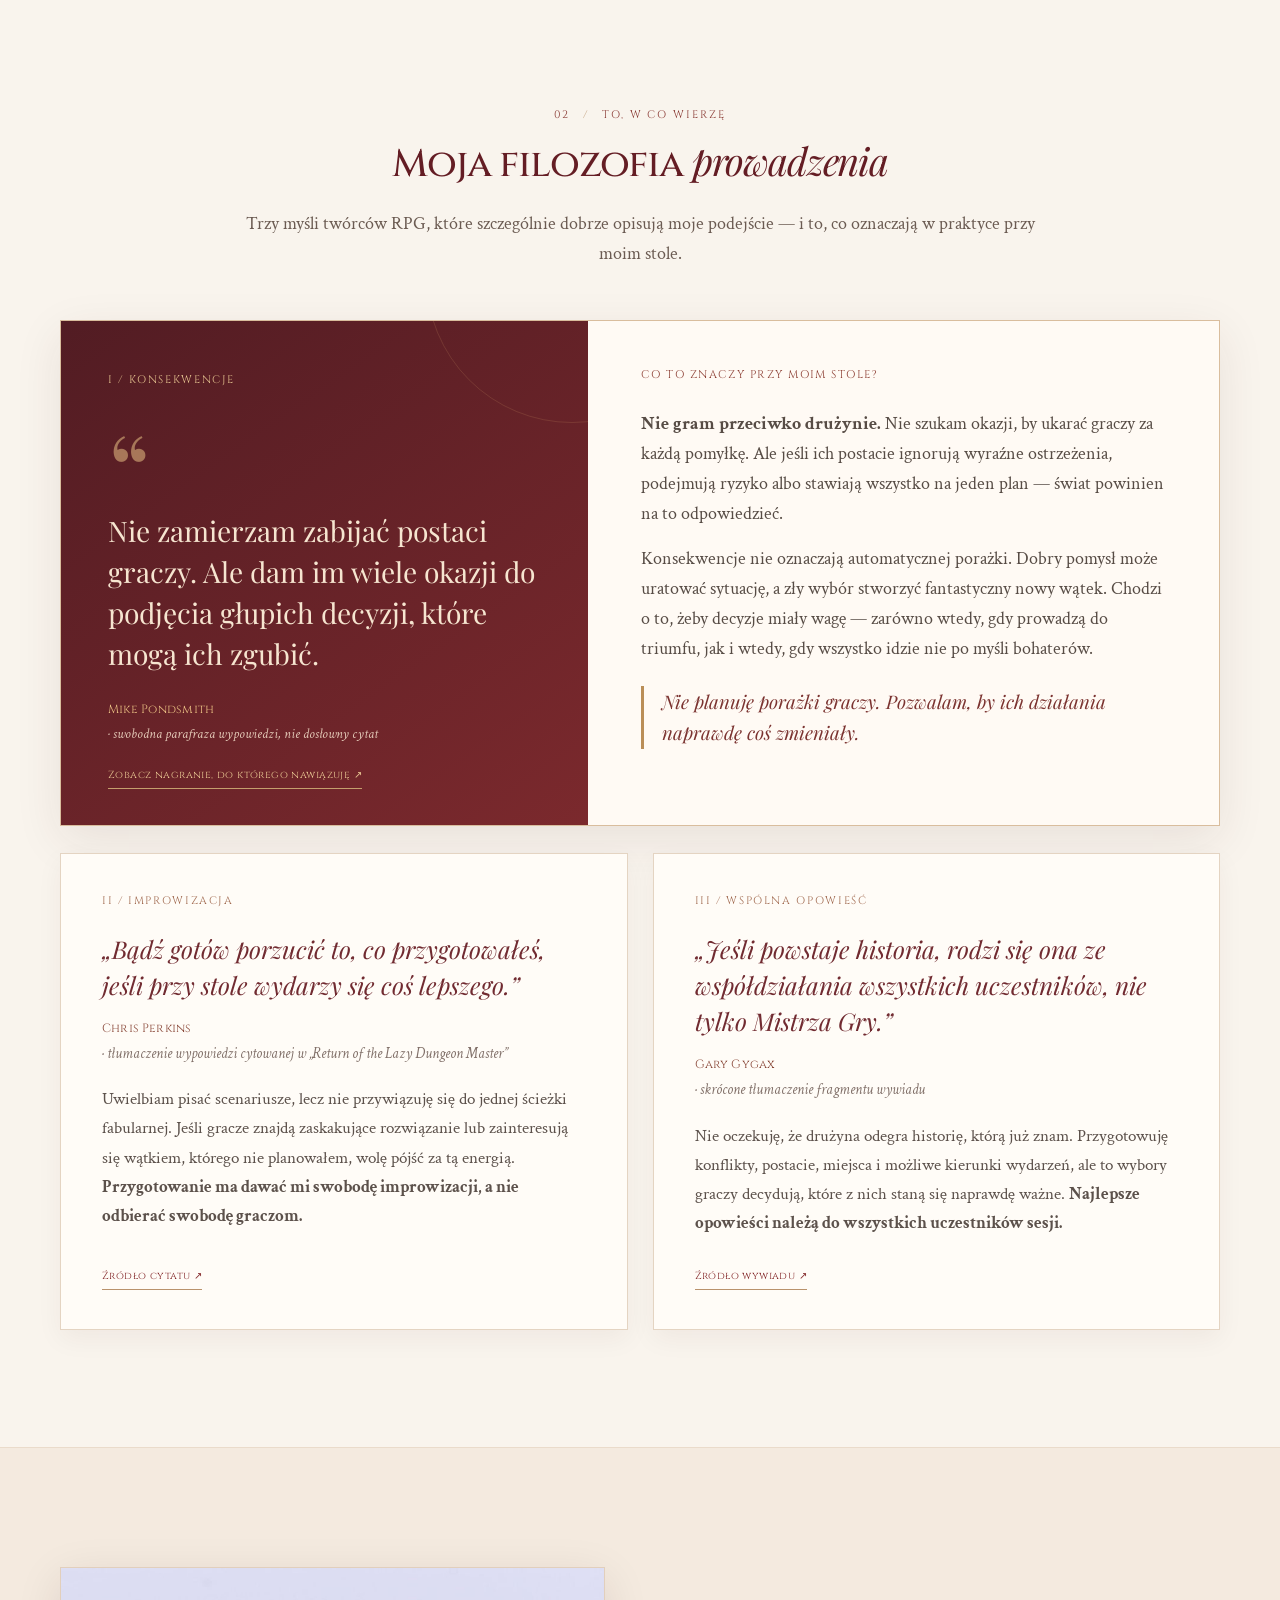
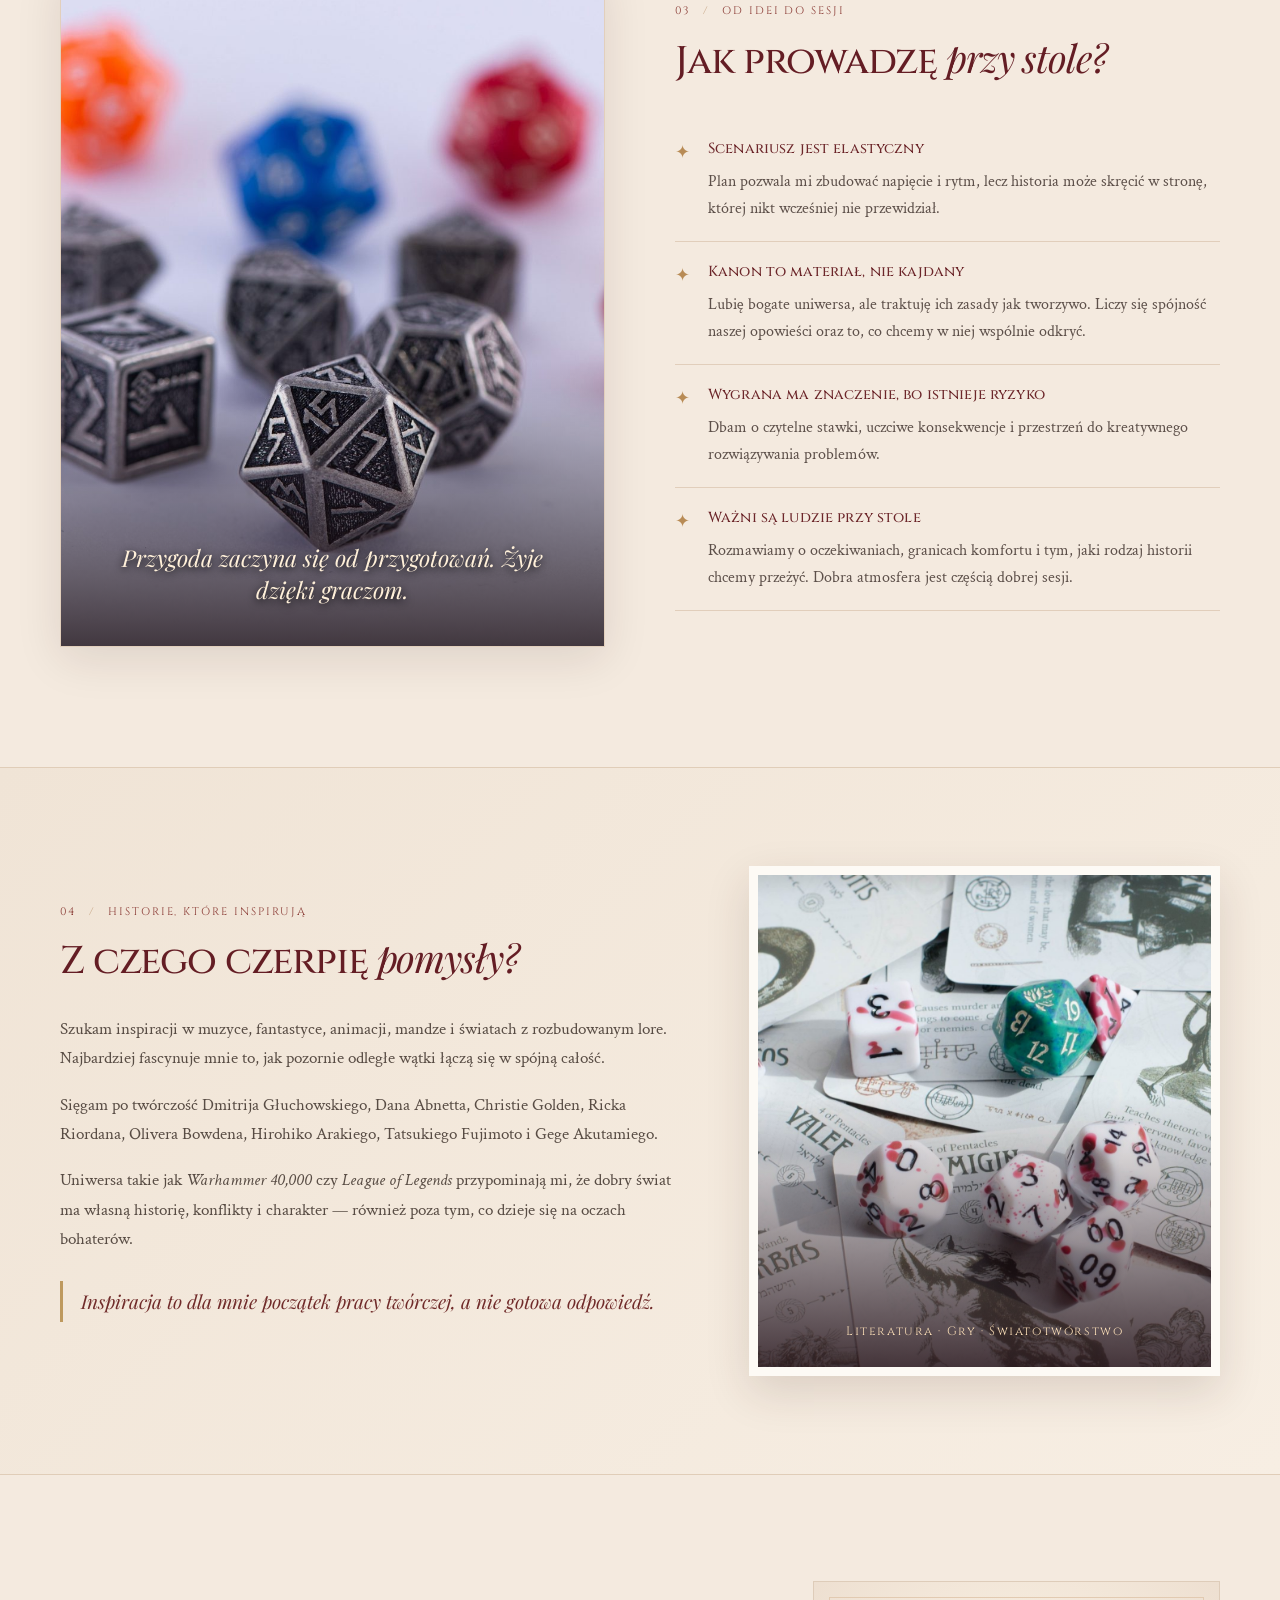
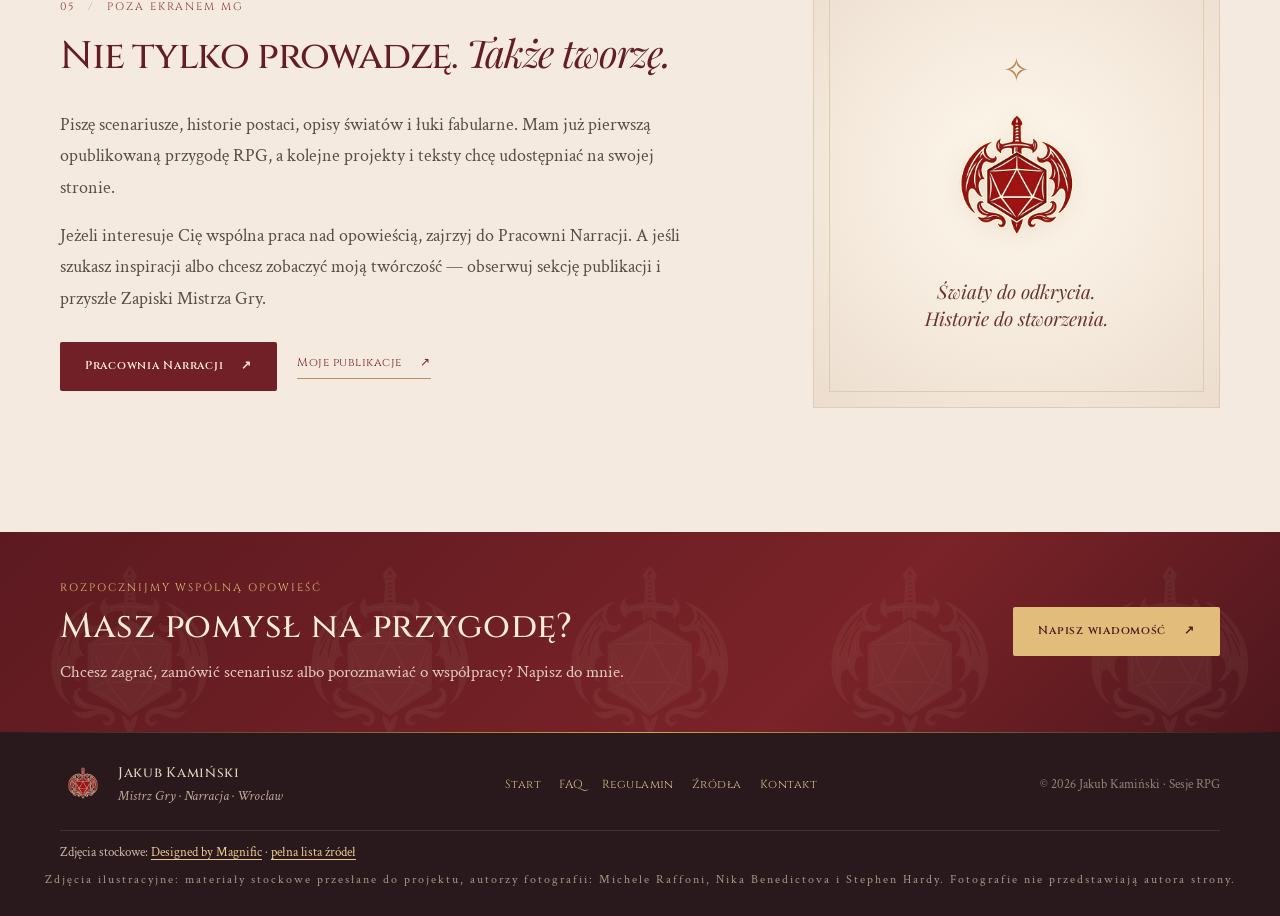
<file: o-mnie.html>
<!DOCTYPE html>
<html lang="pl">
<head>
  <meta charset="UTF-8">
  <meta name="viewport" content="width=device-width, initial-scale=1">
  <meta name="theme-color" content="#63191d">
  <title>O mnie i moim stylu prowadzenia | Jakub Kamiński</title>
  <meta name="description" content="Poznaj Jakuba Kamińskiego: Mistrza Gry z Wrocławia, projektanta narracji i autora przygód RPG. Sprawdź moją filozofię prowadzenia, inspiracje i podejście do graczy.">
  <meta property="og:type" content="website">
  <meta property="og:locale" content="pl_PL">
  <meta property="og:title" content="O mnie | Jakub Kamiński — Mistrz Gry i projektant narracji">
  <meta property="og:description" content="Nie prowadzę przeciwko graczom. Tworzę świat, w którym ich decyzje mają znaczenie.">
  <meta property="og:image" content="logo-red.png">
  <link rel="icon" type="image/png" href="logo-red.png">
  <link rel="preconnect" href="https://fonts.googleapis.com">
  <link rel="preconnect" href="https://fonts.gstatic.com" crossorigin>
  <link href="https://fonts.googleapis.com/css2?family=Cinzel:wght@400;500;600;700&family=Playfair+Display:ital,wght@0,400;0,500;0,600;1,400;1,500&family=Crimson+Text:ital,wght@0,400;0,600;1,400&display=swap" rel="stylesheet">
  <link rel="stylesheet" href="style.css">
  <link rel="stylesheet" href="home.css">
  <link rel="stylesheet" href="about.css">
</head>
<body class="home-page about-page">
  <a class="skip-link" href="#tresc">Przejdź do treści</a>

  <header class="site-header">
    <div class="site-header__inner">
      <a href="index.html" class="site-brand" aria-label="Jakub Kamiński — strona główna">
        <img src="logo-red.png" width="74" height="74" alt="" decoding="async">
        <span class="site-brand__text">
          <span class="site-brand__name">Jakub Kamiński</span>
          <span class="site-brand__subtitle">Mistrz Gry · Narracja · Wrocław</span>
        </span>
      </a>
      <a class="header-contact" href="mailto:jakubkaminski1808@gmail.com?subject=Zapytanie%20o%20sesj%C4%99%20RPG">Porozmawiajmy <span aria-hidden="true">↗</span></a>
    </div>
  </header>

  <nav class="site-nav" aria-label="Nawigacja główna">
    <div class="site-nav__desktop">
      <a href="index.html">Start</a>
      <a href="sesje-prywatne.html">Sesje prywatne</a>
      <a href="repertuar.html">Repertuar</a>

      <a href="pracownia-narracji.html">Pracownia Narracji</a>
      <a href="tworczosc.html">Twórczość</a>
      <a href="o-mnie.html" class="is-current" aria-current="page">O mnie</a>
      <a href="faq.html">FAQ</a>
    </div>
    <details class="site-nav__mobile">
      <summary>Menu <span class="site-nav__menu-icon" aria-hidden="true"><span></span><span></span><span></span></span></summary>
      <div class="site-nav__mobile-links">
        <a href="index.html">Start</a>
        <a href="sesje-prywatne.html">Sesje prywatne</a>
        <a href="repertuar.html">Repertuar</a>

        <a href="pracownia-narracji.html">Pracownia Narracji</a>
        <a href="tworczosc.html">Twórczość</a>
        <a aria-current="page" href="o-mnie.html">O mnie</a>
        <a href="faq.html">FAQ</a>
      </div>
    </details>
  </nav>

  <main id="tresc">
    <section class="about-hero" aria-labelledby="about-hero-title">
      <div class="layout-wrap about-hero__grid">
        <div class="about-hero__copy">
          <p class="eyebrow eyebrow--light">Człowiek przy stole <span aria-hidden="true">✦</span> Architekt sytuacji</p>
          <h1 id="about-hero-title">Nie jestem przeciwnikiem graczy.<em>Jestem głosem świata.</em></h1>
          <p>Świata, który odpowiada na pomysłowość, odwagę i błędy bohaterów. Nie piszę im zakończenia — przygotowuję historie, które mogą zmieniać się z każdym wyborem.</p>
          <div class="about-hero__actions">
            <a class="home-button home-button--gold" href="#filozofia">Poznaj moją filozofię <span aria-hidden="true">↓</span></a>
            <a class="about-inline-link" href="#kim-jestem">Kim jestem? <span aria-hidden="true">↘</span></a>
          </div>
        </div>
        <figure class="about-hero__photo">
          <img src="images/about-hero.jpg" alt="Otwarty ilustrowany grymuar w mrocznym otoczeniu" width="1200" height="800" fetchpriority="high">
          <figcaption>„Każda decyzja może zmienić bieg opowieści.”</figcaption>
        </figure>
      </div>
      <div class="about-hero__underbar" aria-hidden="true"></div>
    </section>

    <div class="about-intro-strip">
      <div class="layout-wrap about-intro-strip__inner">
        <span><b>01</b> Narracja interaktywna</span>
        <span><b>02</b> Improwizacja</span>
        <span><b>03</b> Konsekwencje wyborów</span>
      </div>
    </div>

    <section id="kim-jestem" class="about-chapter layout-wrap" aria-labelledby="bio-heading">
      <div class="about-chapter__heading">
        <p class="eyebrow">01 <span aria-hidden="true">/</span> Kilka słów o mnie</p>
        <h2 id="bio-heading">Kim jestem, <em>gdy siadam za ekranem MG?</em></h2>
      </div>
      <div class="about-bio-grid">
        <div class="about-bio-grid__text">
          <p class="about-lead">Nazywam się <strong>Jakub Kamiński</strong>. Od lat prowadzę sesje RPG dla młodzieży i dorosłych — od kameralnych stołów po wydarzenia konwentowe.</p>
          <p>Ukończyłem studia z zakresu projektowania gier. Szczególnie interesują mnie narracja interaktywna, konstrukcja scenariuszy i budowanie historii, w których to uczestnicy nadają wydarzeniom kierunek.</p>
          <p>W mojej pracy spotykają się dwie pasje: tworzenie spójnych światów i obserwowanie, jak gracze potrafią wywrócić ich założenia do góry nogami. Najciekawsze momenty często zaczynają się od nieoczekiwanego pytania, jednego rzutu lub pozornie drobnej decyzji.</p>
          <a class="text-link" href="pracownia-narracji.html">Zobacz, co tworzę poza stołem <span aria-hidden="true">↗</span></a>
        </div>
        <aside class="about-bio-note" aria-label="W skrócie">
          <div class="about-bio-note__ornament" aria-hidden="true">✧</div>
          <p class="about-bio-note__tag">Mój punkt wyjścia</p>
          <p class="about-bio-note__statement">„Historia nie należy wyłącznie do tego, kto ją przygotował.”</p>
          <div class="about-bio-note__rule"></div>
          <p>Scenariusz jest zaproszeniem do działania, nie listą scen, które drużyna musi odegrać.</p>
          <img src="logo-red.png" alt="" loading="lazy" width="96" height="96">
        </aside>
      </div>
    </section>

    <section id="filozofia" class="about-philosophy" aria-labelledby="philosophy-heading">
      <div class="layout-wrap">
        <div class="about-section-header">
          <p class="eyebrow">02 <span aria-hidden="true">/</span> To, w co wierzę</p>
          <h2 id="philosophy-heading">Moja filozofia <em>prowadzenia</em></h2>
          <p>Trzy myśli twórców RPG, które szczególnie dobrze opisują moje podejście — i to, co oznaczają w praktyce przy moim stole.</p>
        </div>

        <article class="philosophy-feature" aria-labelledby="quote-pondsmith-title">
          <div class="philosophy-feature__quote">
            <span class="philosophy-feature__number">I / Konsekwencje</span>
            <span class="philosophy-feature__mark" aria-hidden="true">“</span>
            <h3 id="quote-pondsmith-title">Nie zamierzam zabijać postaci graczy. Ale dam im wiele okazji do podjęcia głupich decyzji, które mogą ich zgubić.</h3>
            <p class="philosophy-feature__attribution">Mike Pondsmith <span>· swobodna parafraza wypowiedzi, nie dosłowny cytat</span></p>
            <a href="https://www.youtube.com/shorts/J3p_6reHdEA" target="_blank" rel="noopener noreferrer" class="quote-source quote-source--light">Zobacz nagranie, do którego nawiązuję ↗</a>
          </div>
          <div class="philosophy-feature__interpretation">
            <p class="about-mini-heading">Co to znaczy przy moim stole?</p>
            <p><strong>Nie gram przeciwko drużynie.</strong> Nie szukam okazji, by ukarać graczy za każdą pomyłkę. Ale jeśli ich postacie ignorują wyraźne ostrzeżenia, podejmują ryzyko albo stawiają wszystko na jeden plan — świat powinien na to odpowiedzieć.</p>
            <p>Konsekwencje nie oznaczają automatycznej porażki. Dobry pomysł może uratować sytuację, a zły wybór stworzyć fantastyczny nowy wątek. Chodzi o to, żeby decyzje miały wagę — zarówno wtedy, gdy prowadzą do triumfu, jak i wtedy, gdy wszystko idzie nie po myśli bohaterów.</p>
            <p class="about-strong-line">Nie planuję porażki graczy. Pozwalam, by ich działania naprawdę coś zmieniały.</p>
          </div>
        </article>

        <div class="philosophy-grid">
          <article class="philosophy-card">
            <p class="philosophy-card__index">II / Improwizacja</p>
            <blockquote>„Bądź gotów porzucić to, co przygotowałeś, jeśli przy stole wydarzy się coś lepszego.”</blockquote>
            <p class="philosophy-card__person">Chris Perkins <span>· tłumaczenie wypowiedzi cytowanej w „Return of the Lazy Dungeon Master”</span></p>
            <p>Uwielbiam pisać scenariusze, lecz nie przywiązuję się do jednej ścieżki fabularnej. Jeśli gracze znajdą zaskakujące rozwiązanie lub zainteresują się wątkiem, którego nie planowałem, wolę pójść za tą energią. <strong>Przygotowanie ma dawać mi swobodę improwizacji, a nie odbierać swobodę graczom.</strong></p>
            <a class="quote-source" href="https://shop.slyflourish.com/products/return-of-the-lazy-dungeon-master" target="_blank" rel="noopener noreferrer">Źródło cytatu ↗</a>
          </article>
          <article class="philosophy-card">
            <p class="philosophy-card__index">III / Wspólna opowieść</p>
            <blockquote>„Jeśli powstaje historia, rodzi się ona ze współdziałania wszystkich uczestników, nie tylko Mistrza Gry.”</blockquote>
            <p class="philosophy-card__person">Gary Gygax <span>· skrócone tłumaczenie fragmentu wywiadu</span></p>
            <p>Nie oczekuję, że drużyna odegra historię, którą już znam. Przygotowuję konflikty, postacie, miejsca i możliwe kierunki wydarzeń, ale to wybory graczy decydują, które z nich staną się naprawdę ważne. <strong>Najlepsze opowieści należą do wszystkich uczestników sesji.</strong></p>
            <a class="quote-source" href="https://www.gamedeveloper.com/business/the-dungeon-master-an-interview-with-gary-gygax" target="_blank" rel="noopener noreferrer">Źródło wywiadu ↗</a>
          </article>
        </div>
      </div>
    </section>

    <section class="about-method layout-wrap" aria-labelledby="method-heading">
      <div class="about-method__image">
        <img src="images/about-style.jpg" alt="Kości do gry fabularnej na ilustrowanych kartach" width="1200" height="900" loading="lazy">
        <span>Przygoda zaczyna się od przygotowań. Żyje dzięki graczom.</span>
      </div>
      <div class="about-method__text">
        <p class="eyebrow">03 <span aria-hidden="true">/</span> Od idei do sesji</p>
        <h2 id="method-heading">Jak prowadzę <em>przy stole?</em></h2>
        <div class="method-point">
          <span aria-hidden="true">✦</span>
          <div><h3>Scenariusz jest elastyczny</h3><p>Plan pozwala mi zbudować napięcie i rytm, lecz historia może skręcić w stronę, której nikt wcześniej nie przewidział.</p></div>
        </div>
        <div class="method-point">
          <span aria-hidden="true">✦</span>
          <div><h3>Kanon to materiał, nie kajdany</h3><p>Lubię bogate uniwersa, ale traktuję ich zasady jak tworzywo. Liczy się spójność naszej opowieści oraz to, co chcemy w niej wspólnie odkryć.</p></div>
        </div>
        <div class="method-point">
          <span aria-hidden="true">✦</span>
          <div><h3>Wygrana ma znaczenie, bo istnieje ryzyko</h3><p>Dbam o czytelne stawki, uczciwe konsekwencje i przestrzeń do kreatywnego rozwiązywania problemów.</p></div>
        </div>
        <div class="method-point">
          <span aria-hidden="true">✦</span>
          <div><h3>Ważni są ludzie przy stole</h3><p>Rozmawiamy o oczekiwaniach, granicach komfortu i tym, jaki rodzaj historii chcemy przeżyć. Dobra atmosfera jest częścią dobrej sesji.</p></div>
        </div>
      </div>
    </section>

    <section class="about-inspirations" aria-labelledby="inspirations-heading">
      <div class="layout-wrap about-inspirations__grid">
        <div class="about-inspirations__copy">
          <p class="eyebrow">04 <span aria-hidden="true">/</span> Historie, które inspirują</p>
          <h2 id="inspirations-heading">Z czego czerpię <em>pomysły?</em></h2>
          <p>Szukam inspiracji w muzyce, fantastyce, animacji, mandze i światach z rozbudowanym lore. Najbardziej fascynuje mnie to, jak pozornie odległe wątki łączą się w spójną całość.</p>
          <p>Sięgam po twórczość Dmitrija Głuchowskiego, Dana Abnetta, Christie Golden, Ricka Riordana, Olivera Bowdena, Hirohiko Arakiego, Tatsukiego Fujimoto i Gege Akutamiego.</p>
          <p>Uniwersa takie jak <em>Warhammer 40,000</em> czy <em>League of Legends</em> przypominają mi, że dobry świat ma własną historię, konflikty i charakter — również poza tym, co dzieje się na oczach bohaterów.</p>
          <p class="about-inspirations__highlight">Inspiracja to dla mnie początek pracy twórczej, a nie gotowa odpowiedź.</p>
        </div>
        <figure class="about-inspirations__image">
          <img src="images/about-inspiracje.jpg" alt="Wielościenne kości na kartach i notatkach RPG" width="900" height="900" loading="lazy">
          <figcaption>Literatura · Gry · Światotwórstwo</figcaption>
        </figure>
      </div>
    </section>

    <section class="about-beyond layout-wrap" aria-labelledby="beyond-heading">
      <div class="about-beyond__content">
        <p class="eyebrow">05 <span aria-hidden="true">/</span> Poza ekranem MG</p>
        <h2 id="beyond-heading">Nie tylko prowadzę. <em>Także tworzę.</em></h2>
        <p>Piszę scenariusze, historie postaci, opisy światów i łuki fabularne. Mam już pierwszą opublikowaną przygodę RPG, a kolejne projekty i teksty chcę udostępniać na swojej stronie.</p>
        <p>Jeżeli interesuje Cię wspólna praca nad opowieścią, zajrzyj do Pracowni Narracji. A jeśli szukasz inspiracji albo chcesz zobaczyć moją twórczość — obserwuj sekcję publikacji i przyszłe Zapiski Mistrza Gry.</p>
        <div class="about-beyond__links">
          <a class="home-button home-button--red" href="pracownia-narracji.html">Pracownia Narracji <span aria-hidden="true">↗</span></a>
          <a class="text-link" href="tworczosc.html">Moje publikacje <span aria-hidden="true">↗</span></a>
        </div>
      </div>
      <div class="about-beyond__illustration" aria-hidden="true">
        <span class="about-beyond__star">✧</span>
        <img src="logo-red.png" width="230" height="230" alt="" loading="lazy">
        <span class="about-beyond__motto">Światy do odkrycia.<br>Historie do stworzenia.</span>
      </div>
    </section>

    <section class="contact-banner" aria-labelledby="contact-heading">
      <div class="layout-wrap contact-banner__inner">
        <div>
          <p class="eyebrow eyebrow--light">Rozpocznijmy wspólną opowieść</p>
          <h2 id="contact-heading">Masz pomysł na przygodę?</h2>
          <p>Chcesz zagrać, zamówić scenariusz albo porozmawiać o współpracy? Napisz do mnie.</p>
        </div>
        <a class="home-button home-button--gold" href="mailto:jakubkaminski1808@gmail.com?subject=Zapytanie%20ze%20strony%20RPG">Napisz wiadomość <span aria-hidden="true">↗</span></a>
      </div>
    </section>
  </main>

  <footer class="site-footer">
    <div class="layout-wrap site-footer__inner">
      <div class="site-footer__brand"><img src="logo-red.png" alt="" width="46" height="46" loading="lazy"><div><strong>Jakub Kamiński</strong><span>Mistrz Gry · Narracja · Wrocław</span></div></div>
      <div class="site-footer__links"><a href="index.html">Start</a><a href="faq.html">FAQ</a><a href="regulamin.html">Regulamin</a><a href="zrodla-zdjec.html">Źródła</a><a href="mailto:jakubkaminski1808@gmail.com">Kontakt</a></div>
      <p class="site-footer__copyright">© 2026 Jakub Kamiński · Sesje RPG</p>
      <p class="site-footer__attribution">Zdjęcia stockowe: <a href="https://www.magnific.com/" target="_blank" rel="noopener noreferrer">Designed by Magnific</a> · <a href="zrodla-zdjec.html">pełna lista źródeł</a></p>
    </div>
    <p class="about-photo-credit">Zdjęcia ilustracyjne: materiały stockowe przesłane do projektu, autorzy fotografii: Michele Raffoni, Nika Benedictova i Stephen Hardy. Fotografie nie przedstawiają autora strony.</p>
  </footer>
</body>
</html>
</file>
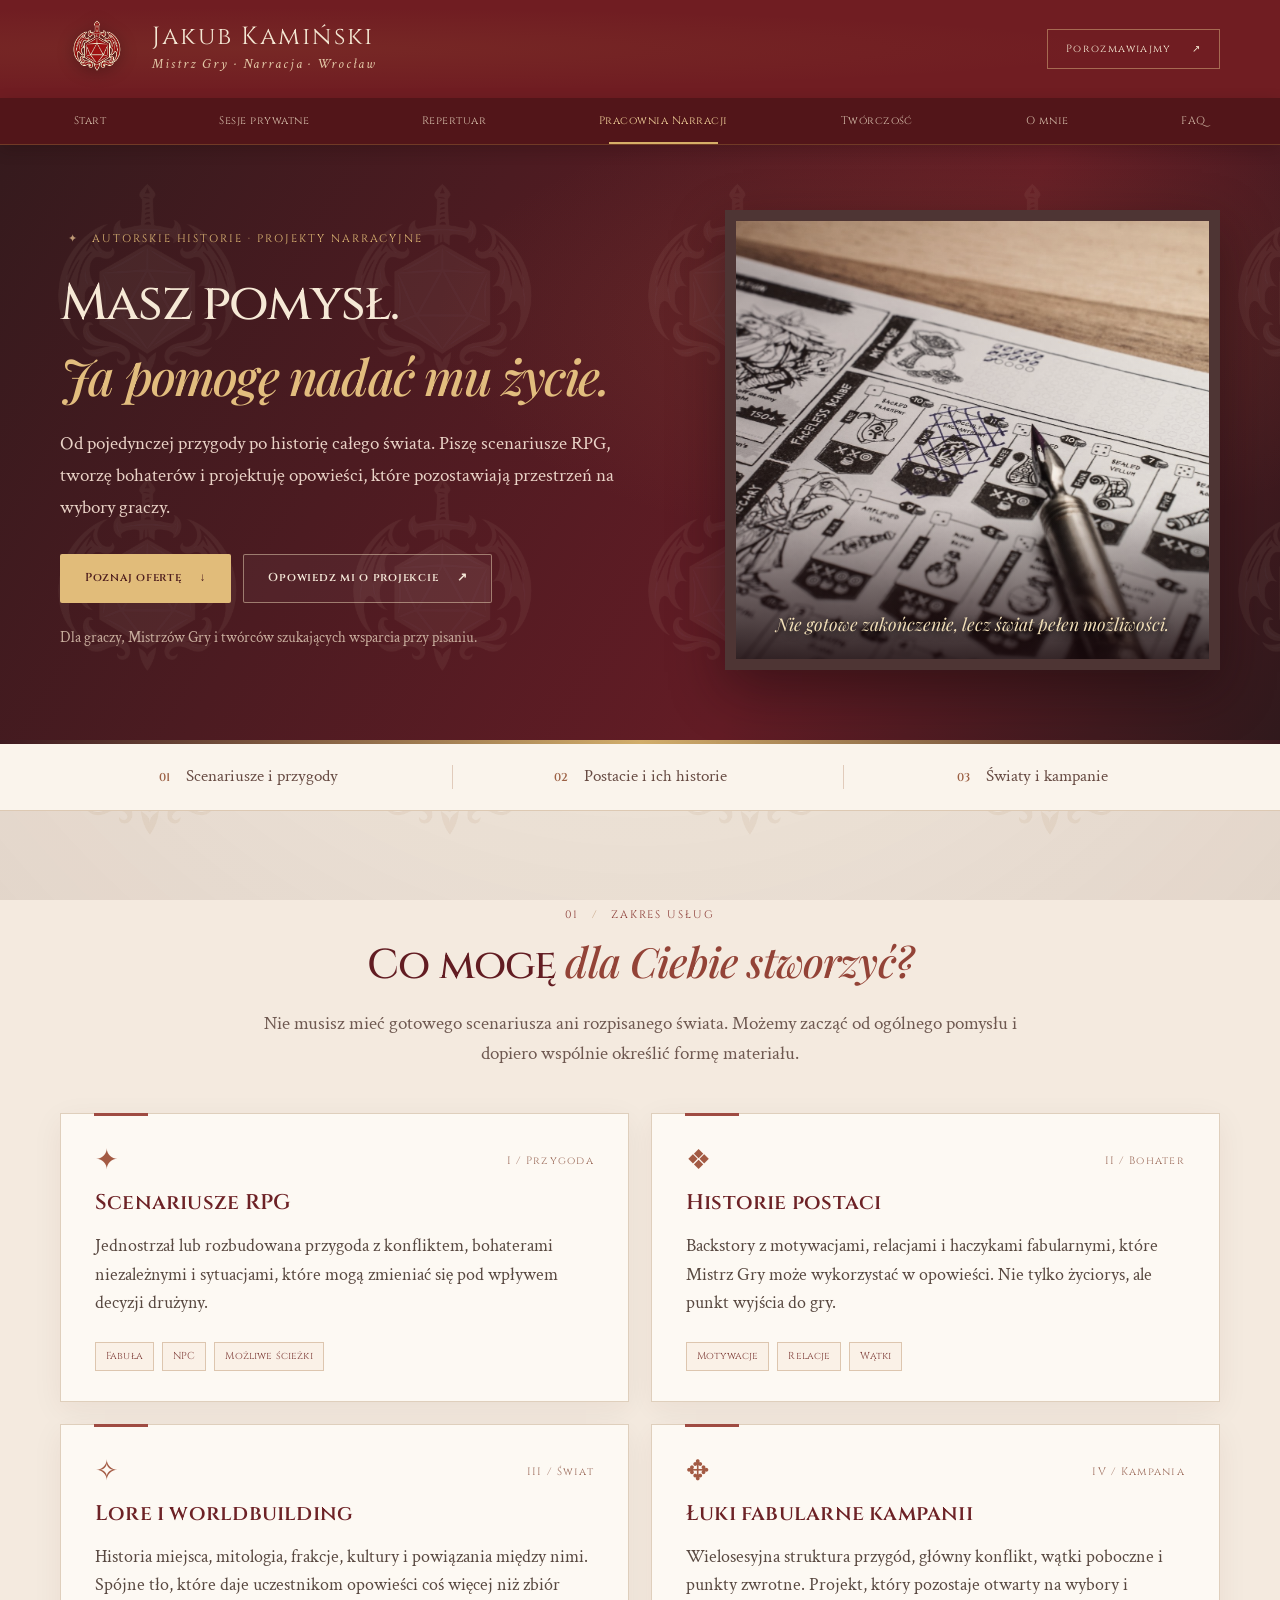
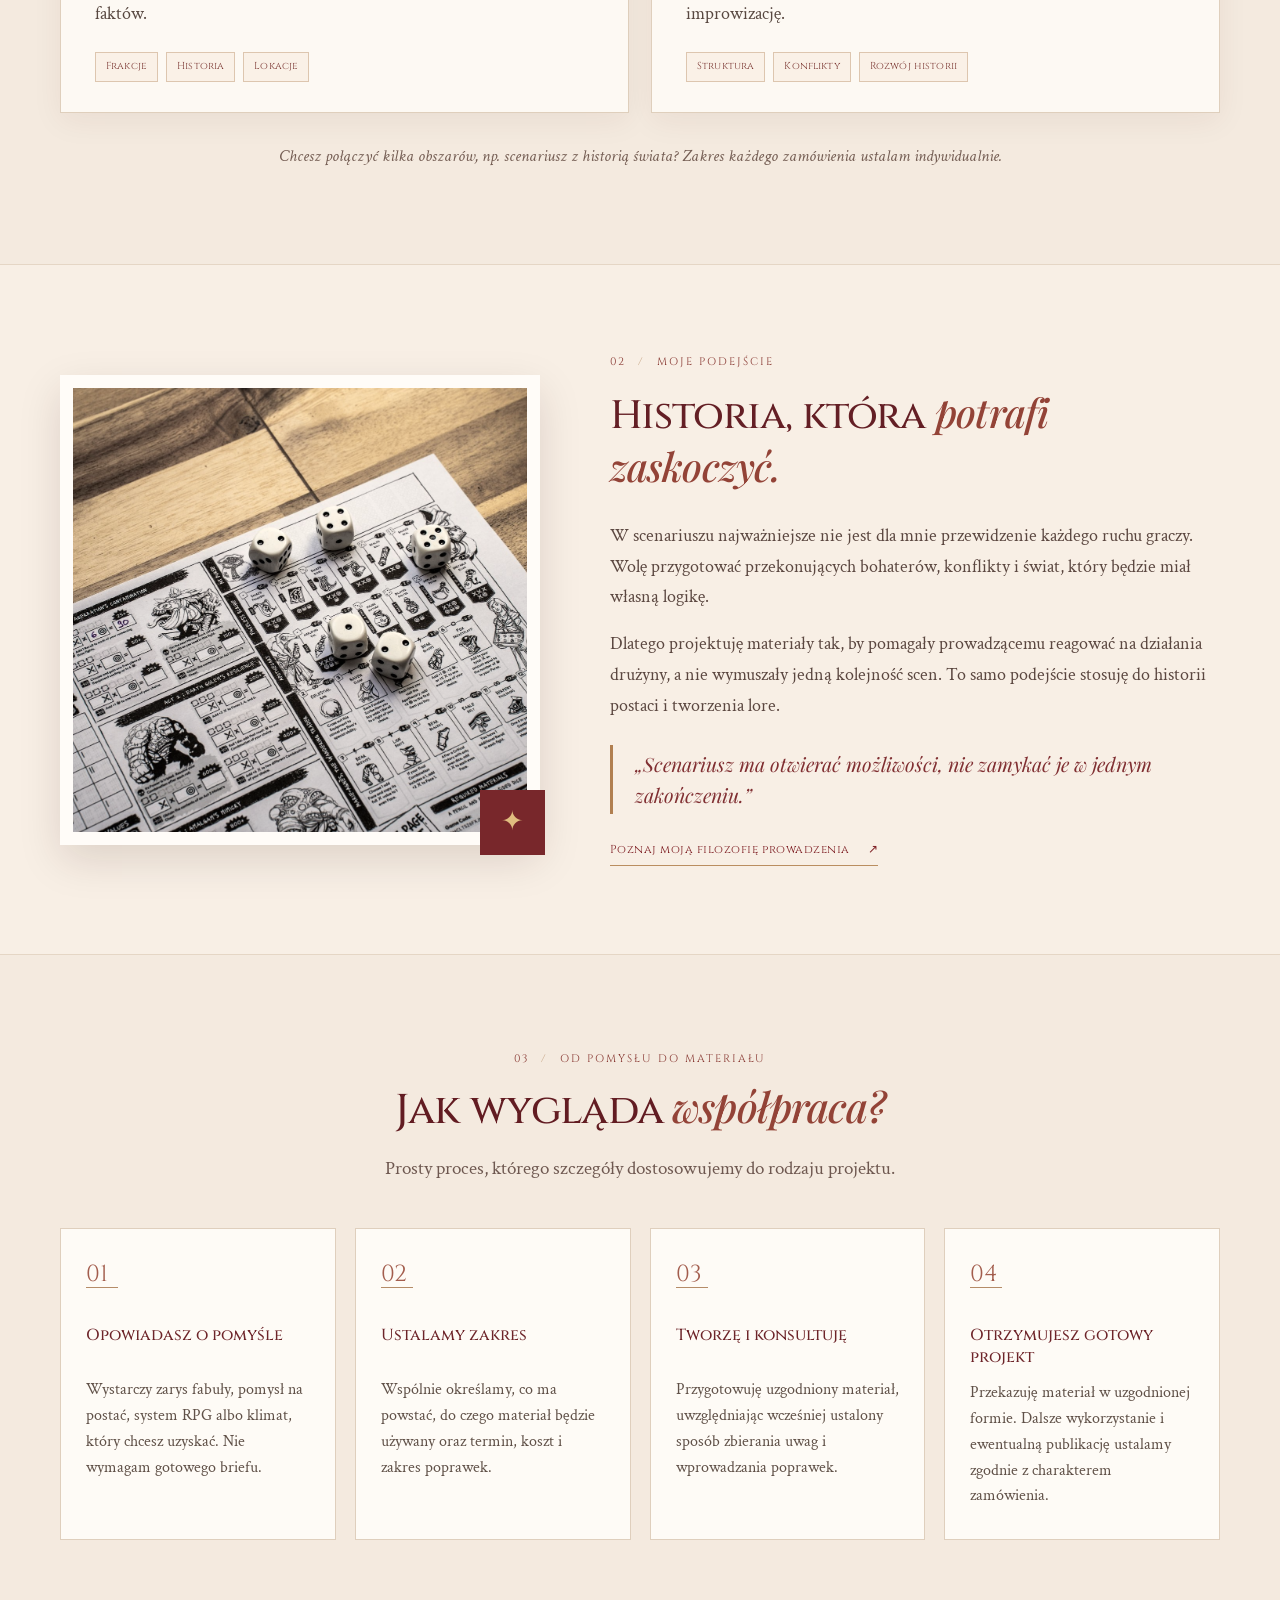
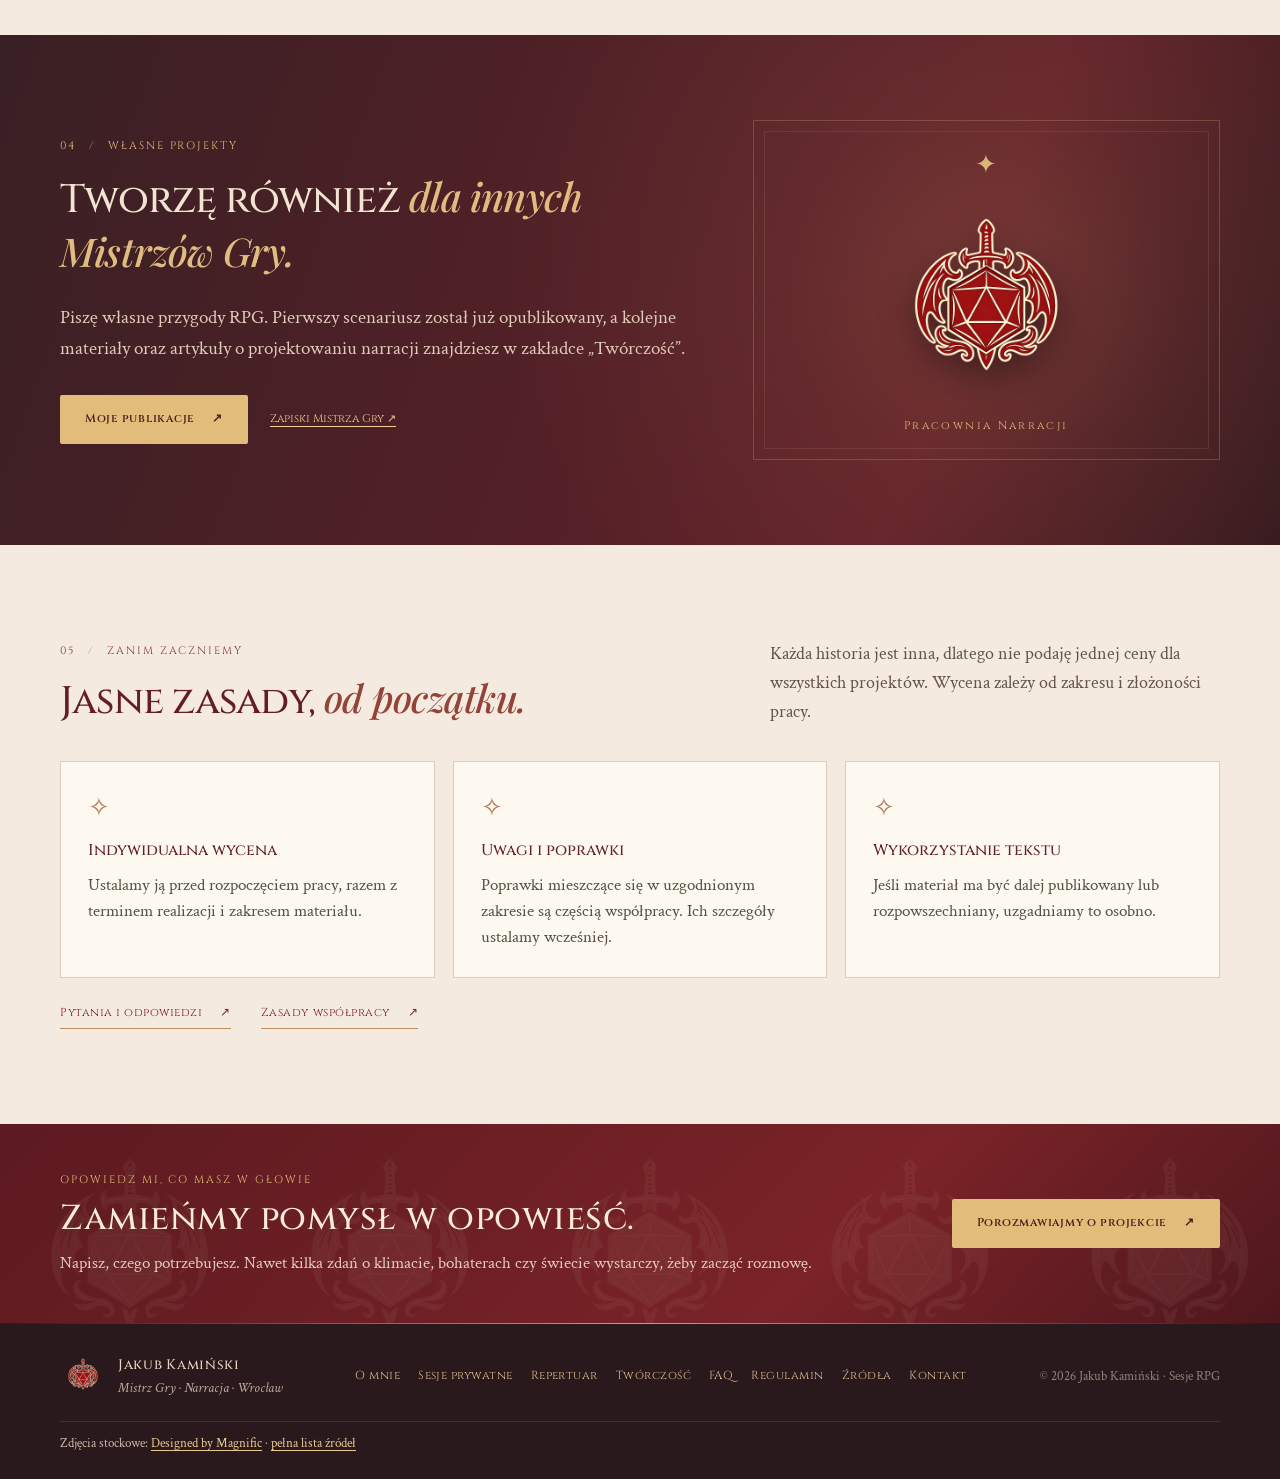
<file: pracownia-narracji.html>
<!DOCTYPE html>
<html lang="pl">
<head>
  <meta charset="UTF-8">
  <meta name="viewport" content="width=device-width, initial-scale=1">
  <meta name="theme-color" content="#63191d">
  <meta name="description" content="Pracownia Narracji Jakuba Kamińskiego: scenariusze RPG, historie postaci, lore światów i łuki kampanii na indywidualne zamówienie. Poznaj ofertę i zasady współpracy.">
  <meta property="og:type" content="website">
  <meta property="og:locale" content="pl_PL">
  <meta property="og:title" content="Pracownia Narracji | Jakub Kamiński">
  <meta property="og:description" content="Od pierwszego pomysłu do historii, którą można przeżyć. Tworzę scenariusze RPG, postacie i światy na zamówienie.">
  <meta property="og:image" content="logo-red.png">
  <title>Pracownia Narracji | Scenariusze i opowieści RPG na zamówienie — Jakub Kamiński</title>
  <link rel="icon" type="image/png" href="logo-red.png">
  <link rel="preconnect" href="https://fonts.googleapis.com">
  <link rel="preconnect" href="https://fonts.gstatic.com" crossorigin>
  <link href="https://fonts.googleapis.com/css2?family=Cinzel:wght@400;500;600;700&family=Playfair+Display:ital,wght@0,400;0,500;0,600;1,400;1,500&family=Crimson+Text:ital,wght@0,400;0,600;1,400&display=swap" rel="stylesheet">
  <link rel="stylesheet" href="style.css">
  <link rel="stylesheet" href="home.css">
  <link rel="stylesheet" href="studio.css">
  <script src="tworczosc-data.js" defer></script>
  <script src="studio.js" defer></script>
</head>
<body class="home-page studio-page">
  <a class="skip-link" href="#tresc">Przejdź do treści</a>
  <header class="site-header">
    <div class="site-header__inner">
      <a href="index.html" class="site-brand" aria-label="Jakub Kamiński — strona główna">
        <img src="logo-red.png" width="74" height="74" alt="" decoding="async">
        <span class="site-brand__text">
          <span class="site-brand__name">Jakub Kamiński</span>
          <span class="site-brand__subtitle">Mistrz Gry · Narracja · Wrocław</span>
        </span>
      </a>
      <a class="header-contact" href="mailto:jakubkaminski1808@gmail.com?subject=Zapytanie%20o%20projekt%20narracyjny">Porozmawiajmy <span aria-hidden="true">↗</span></a>
    </div>
  </header>
  <nav class="site-nav" aria-label="Nawigacja główna">
    <div class="site-nav__desktop">
      <a href="index.html">Start</a>
      <a href="sesje-prywatne.html">Sesje prywatne</a>
      <a href="repertuar.html">Repertuar</a>
      <a href="pracownia-narracji.html" class="is-current" aria-current="page">Pracownia Narracji</a>
      <a href="tworczosc.html">Twórczość</a>
      <a href="o-mnie.html">O mnie</a>
      <a href="faq.html">FAQ</a>
    </div>
    <details class="site-nav__mobile">
      <summary>Menu <span class="site-nav__menu-icon" aria-hidden="true"><span></span><span></span><span></span></span></summary>
      <div class="site-nav__mobile-links">
        <a href="index.html">Start</a>
        <a href="sesje-prywatne.html">Sesje prywatne</a>
        <a href="repertuar.html">Repertuar</a>
        <a href="pracownia-narracji.html" aria-current="page">Pracownia Narracji</a>
        <a href="tworczosc.html">Twórczość</a>
        <a href="o-mnie.html">O mnie</a>
        <a href="faq.html">FAQ</a>
      </div>
    </details>
  </nav>

  <main id="tresc">
    <section class="studio-hero" aria-labelledby="studio-title">
      <div class="layout-wrap studio-hero__inner">
        <div class="studio-hero__copy">
          <p class="eyebrow eyebrow--light"><span aria-hidden="true">✦</span> Autorskie historie · Projekty narracyjne</p>
          <h1 id="studio-title">Masz pomysł.<em>Ja pomogę nadać mu życie.</em></h1>
          <p>Od pojedynczej przygody po historię całego świata. Piszę scenariusze RPG, tworzę bohaterów i projektuję opowieści, które pozostawiają przestrzeń na wybory graczy.</p>
          <div class="studio-hero__actions">
            <a class="home-button home-button--gold" href="#uslugi">Poznaj ofertę <span aria-hidden="true">↓</span></a>
            <a class="home-button home-button--light-outline" href="mailto:jakubkaminski1808@gmail.com?subject=Zapytanie%20-%20Pracownia%20Narracji">Opowiedz mi o projekcie <span aria-hidden="true">↗</span></a>
          </div>
          <p class="studio-hero__foot">Dla graczy, Mistrzów Gry i twórców szukających wsparcia przy pisaniu.</p>
        </div>
        <figure class="studio-hero__visual">
          <img src="images/studio-hero.jpg" alt="Przybory do pisania na kartach RPG" width="1117" height="1100" fetchpriority="high">
          <figcaption>Nie gotowe zakończenie, lecz świat pełen możliwości.</figcaption>
        </figure>
      </div>
      <div class="studio-hero__rule" aria-hidden="true"></div>
    </section>

    <div class="studio-intro-strip" aria-label="Główne obszary pracy">
      <div class="layout-wrap studio-intro-strip__inner">
        <span><b>01</b> Scenariusze i przygody</span>
        <span><b>02</b> Postacie i ich historie</span>
        <span><b>03</b> Światy i kampanie</span>
      </div>
    </div>

    <section id="uslugi" class="studio-section studio-services layout-wrap" aria-labelledby="services-heading">
      <div class="studio-heading">
        <p class="eyebrow">01 <span aria-hidden="true">/</span> Zakres usług</p>
        <h2 id="services-heading">Co mogę <em>dla Ciebie stworzyć?</em></h2>
        <p>Nie musisz mieć gotowego scenariusza ani rozpisanego świata. Możemy zacząć od ogólnego pomysłu i dopiero wspólnie określić formę materiału.</p>
      </div>
      <div class="studio-services__grid">
        <article class="studio-service-card">
          <div class="studio-service-card__top"><span class="studio-service-card__glyph" aria-hidden="true">✦</span><span class="studio-service-card__number">I / Przygoda</span></div>
          <h3>Scenariusze RPG</h3>
          <p>Jednostrzał lub rozbudowana przygoda z konfliktem, bohaterami niezależnymi i sytuacjami, które mogą zmieniać się pod wpływem decyzji drużyny.</p>
          <div class="studio-service-card__chips" aria-label="Przykładowe elementy"><span>Fabuła</span><span>NPC</span><span>Możliwe ścieżki</span></div>
        </article>
        <article class="studio-service-card">
          <div class="studio-service-card__top"><span class="studio-service-card__glyph" aria-hidden="true">❖</span><span class="studio-service-card__number">II / Bohater</span></div>
          <h3>Historie postaci</h3>
          <p>Backstory z motywacjami, relacjami i haczykami fabularnymi, które Mistrz Gry może wykorzystać w opowieści. Nie tylko życiorys, ale punkt wyjścia do gry.</p>
          <div class="studio-service-card__chips" aria-label="Przykładowe elementy"><span>Motywacje</span><span>Relacje</span><span>Wątki</span></div>
        </article>
        <article class="studio-service-card">
          <div class="studio-service-card__top"><span class="studio-service-card__glyph" aria-hidden="true">✧</span><span class="studio-service-card__number">III / Świat</span></div>
          <h3>Lore i worldbuilding</h3>
          <p>Historia miejsca, mitologia, frakcje, kultury i powiązania między nimi. Spójne tło, które daje uczestnikom opowieści coś więcej niż zbiór faktów.</p>
          <div class="studio-service-card__chips" aria-label="Przykładowe elementy"><span>Frakcje</span><span>Historia</span><span>Lokacje</span></div>
        </article>
        <article class="studio-service-card">
          <div class="studio-service-card__top"><span class="studio-service-card__glyph" aria-hidden="true">✥</span><span class="studio-service-card__number">IV / Kampania</span></div>
          <h3>Łuki fabularne kampanii</h3>
          <p>Wielosesyjna struktura przygód, główny konflikt, wątki poboczne i punkty zwrotne. Projekt, który pozostaje otwarty na wybory i improwizację.</p>
          <div class="studio-service-card__chips" aria-label="Przykładowe elementy"><span>Struktura</span><span>Konflikty</span><span>Rozwój historii</span></div>
        </article>
      </div>
      <p class="studio-services__note">Chcesz połączyć kilka obszarów, np. scenariusz z historią świata? Zakres każdego zamówienia ustalam indywidualnie.</p>
    </section>

    <section class="studio-approach" aria-labelledby="approach-heading">
      <div class="layout-wrap studio-approach__inner">
        <div class="studio-approach__image">
          <img src="images/studio-process.jpg" alt="Zeszyt z planem gry fabularnej i kośćmi" loading="lazy" width="1117" height="1100">
          <span class="studio-approach__corner" aria-hidden="true">✦</span>
        </div>
        <div class="studio-approach__copy">
          <p class="eyebrow">02 <span aria-hidden="true">/</span> Moje podejście</p>
          <h2 id="approach-heading">Historia, która <em>potrafi zaskoczyć.</em></h2>
          <p>W scenariuszu najważniejsze nie jest dla mnie przewidzenie każdego ruchu graczy. Wolę przygotować przekonujących bohaterów, konflikty i świat, który będzie miał własną logikę.</p>
          <p>Dlatego projektuję materiały tak, by pomagały prowadzącemu reagować na działania drużyny, a nie wymuszały jedną kolejność scen. To samo podejście stosuję do historii postaci i tworzenia lore.</p>
          <blockquote>„Scenariusz ma otwierać możliwości, nie zamykać je w jednym zakończeniu.”</blockquote>
          <a class="text-link" href="o-mnie.html#filozofia">Poznaj moją filozofię prowadzenia <span aria-hidden="true">↗</span></a>
        </div>
      </div>
    </section>

    <section class="studio-section studio-process layout-wrap" id="wspolpraca" aria-labelledby="process-heading">
      <div class="studio-heading">
        <p class="eyebrow">03 <span aria-hidden="true">/</span> Od pomysłu do materiału</p>
        <h2 id="process-heading">Jak wygląda <em>współpraca?</em></h2>
        <p>Prosty proces, którego szczegóły dostosowujemy do rodzaju projektu.</p>
      </div>
      <ol class="studio-process__steps">
        <li class="studio-process__step"><span class="studio-process__number">01</span><div><h3>Opowiadasz o pomyśle</h3><p>Wystarczy zarys fabuły, pomysł na postać, system RPG albo klimat, który chcesz uzyskać. Nie wymagam gotowego briefu.</p></div></li>
        <li class="studio-process__step"><span class="studio-process__number">02</span><div><h3>Ustalamy zakres</h3><p>Wspólnie określamy, co ma powstać, do czego materiał będzie używany oraz termin, koszt i zakres poprawek.</p></div></li>
        <li class="studio-process__step"><span class="studio-process__number">03</span><div><h3>Tworzę i konsultuję</h3><p>Przygotowuję uzgodniony materiał, uwzględniając wcześniej ustalony sposób zbierania uwag i wprowadzania poprawek.</p></div></li>
        <li class="studio-process__step"><span class="studio-process__number">04</span><div><h3>Otrzymujesz gotowy projekt</h3><p>Przekazuję materiał w uzgodnionej formie. Dalsze wykorzystanie i ewentualną publikację ustalamy zgodnie z charakterem zamówienia.</p></div></li>
      </ol>
    </section>

    <section class="studio-showcase" aria-labelledby="showcase-heading">
      <div class="layout-wrap studio-showcase__inner">
        <div class="studio-showcase__copy">
          <p class="eyebrow eyebrow--light">04 <span aria-hidden="true">/</span> Własne projekty</p>
          <h2 id="showcase-heading">Tworzę również <em>dla innych Mistrzów Gry.</em></h2>
          <p>Piszę własne przygody RPG. Pierwszy scenariusz został już opublikowany, a kolejne materiały oraz artykuły o projektowaniu narracji znajdziesz w zakładce „Twórczość”.</p>
          <div class="studio-showcase__highlight" id="studio-publication" hidden>
            <p class="studio-showcase__highlight-label">Wydana przygoda</p>
            <h3 id="studio-publication-title"></h3>
            <p id="studio-publication-desc"></p>
            <a id="studio-publication-link" class="studio-showcase__pub-link" href="tworczosc.html#publikacje">Zobacz publikację <span aria-hidden="true">↗</span></a>
          </div>
          <div class="studio-showcase__actions">
            <a class="home-button home-button--gold" href="tworczosc.html#publikacje">Moje publikacje <span aria-hidden="true">↗</span></a>
            <a class="studio-showcase__subtle-link" href="tworczosc.html#zapiski">Zapiski Mistrza Gry <span aria-hidden="true">↗</span></a>
          </div>
        </div>
        <div class="studio-showcase__visual" aria-hidden="true">
          <span class="studio-showcase__ornament">✦</span>
          <img src="logo-red.png" alt="" loading="lazy" width="250" height="250">
          <span class="studio-showcase__small">Pracownia Narracji</span>
        </div>
      </div>
    </section>

    <section class="studio-section studio-terms layout-wrap" aria-labelledby="terms-heading">
      <div class="studio-terms__intro">
        <div><p class="eyebrow">05 <span aria-hidden="true">/</span> Zanim zaczniemy</p><h2 id="terms-heading">Jasne zasady, <em>od początku.</em></h2></div>
        <p>Każda historia jest inna, dlatego nie podaję jednej ceny dla wszystkich projektów. Wycena zależy od zakresu i złożoności pracy.</p>
      </div>
      <div class="studio-terms__grid">
        <div class="studio-term"><span class="studio-term__mark" aria-hidden="true">✧</span><h3>Indywidualna wycena</h3><p>Ustalamy ją przed rozpoczęciem pracy, razem z terminem realizacji i zakresem materiału.</p></div>
        <div class="studio-term"><span class="studio-term__mark" aria-hidden="true">✧</span><h3>Uwagi i poprawki</h3><p>Poprawki mieszczące się w uzgodnionym zakresie są częścią współpracy. Ich szczegóły ustalamy wcześniej.</p></div>
        <div class="studio-term"><span class="studio-term__mark" aria-hidden="true">✧</span><h3>Wykorzystanie tekstu</h3><p>Jeśli materiał ma być dalej publikowany lub rozpowszechniany, uzgadniamy to osobno.</p></div>
      </div>
      <div class="studio-terms__links"><a class="text-link" href="faq.html">Pytania i odpowiedzi <span aria-hidden="true">↗</span></a><a class="text-link" href="regulamin.html">Zasady współpracy <span aria-hidden="true">↗</span></a></div>
    </section>

    <section class="contact-banner" aria-labelledby="studio-contact-title">
      <div class="layout-wrap contact-banner__inner">
        <div><p class="eyebrow eyebrow--light">Opowiedz mi, co masz w głowie</p><h2 id="studio-contact-title">Zamieńmy pomysł w opowieść.</h2><p>Napisz, czego potrzebujesz. Nawet kilka zdań o klimacie, bohaterach czy świecie wystarczy, żeby zacząć rozmowę.</p></div>
        <a class="home-button home-button--gold" href="mailto:jakubkaminski1808@gmail.com?subject=Zapytanie%20-%20Pracownia%20Narracji">Porozmawiajmy o projekcie <span aria-hidden="true">↗</span></a>
      </div>
    </section>
  </main>

  <footer class="site-footer">
    <div class="layout-wrap site-footer__inner">
      <div class="site-footer__brand"><img src="logo-red.png" alt="" loading="lazy"><div><strong>Jakub Kamiński</strong><span>Mistrz Gry · Narracja · Wrocław</span></div></div>
      <div class="site-footer__links"><a href="o-mnie.html">O mnie</a><a href="sesje-prywatne.html">Sesje prywatne</a><a href="repertuar.html">Repertuar</a><a href="tworczosc.html">Twórczość</a><a href="faq.html">FAQ</a><a href="regulamin.html">Regulamin</a><a href="zrodla-zdjec.html">Źródła</a><a href="mailto:jakubkaminski1808@gmail.com">Kontakt</a></div>
      <p class="site-footer__copyright">© 2026 Jakub Kamiński · Sesje RPG</p>
      <p class="site-footer__attribution">Zdjęcia stockowe: <a href="https://www.magnific.com/" target="_blank" rel="noopener noreferrer">Designed by Magnific</a> · <a href="zrodla-zdjec.html">pełna lista źródeł</a></p>
    </div>
  </footer>
</body>
</html>
</file>
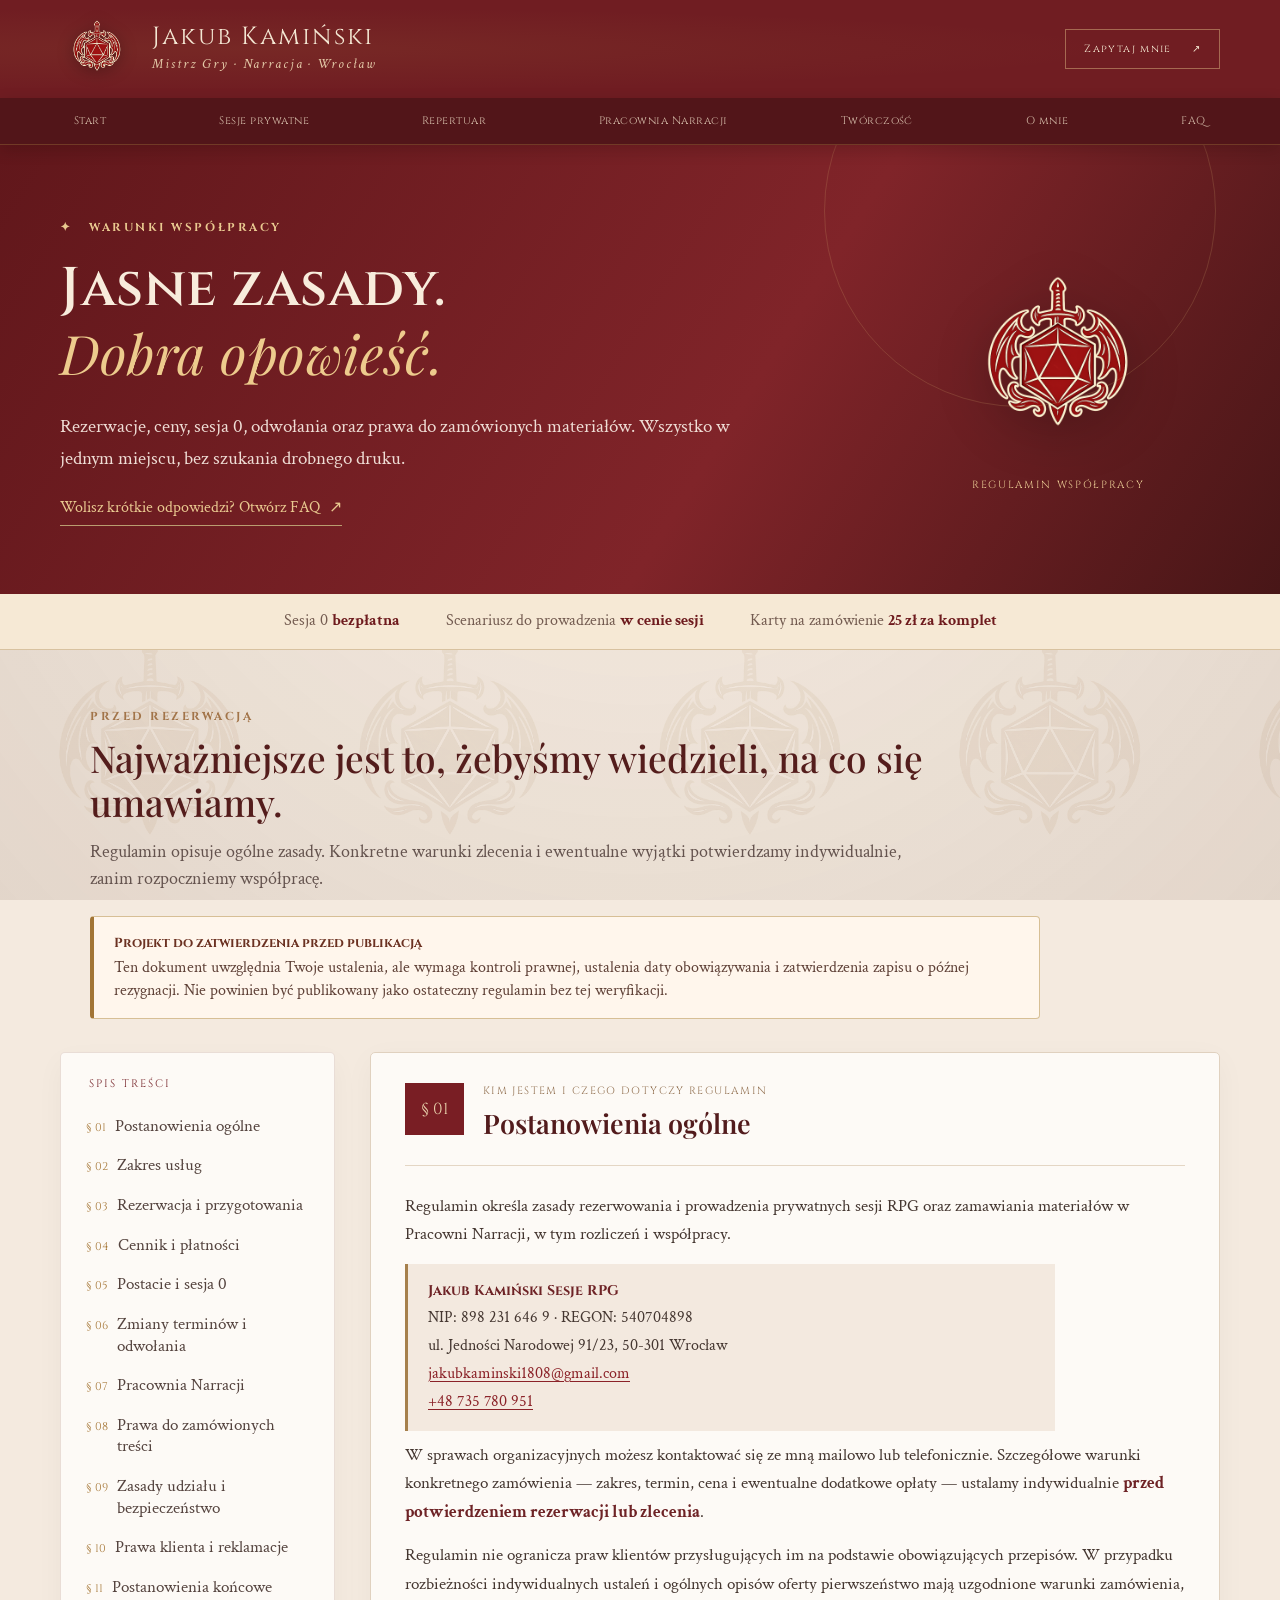
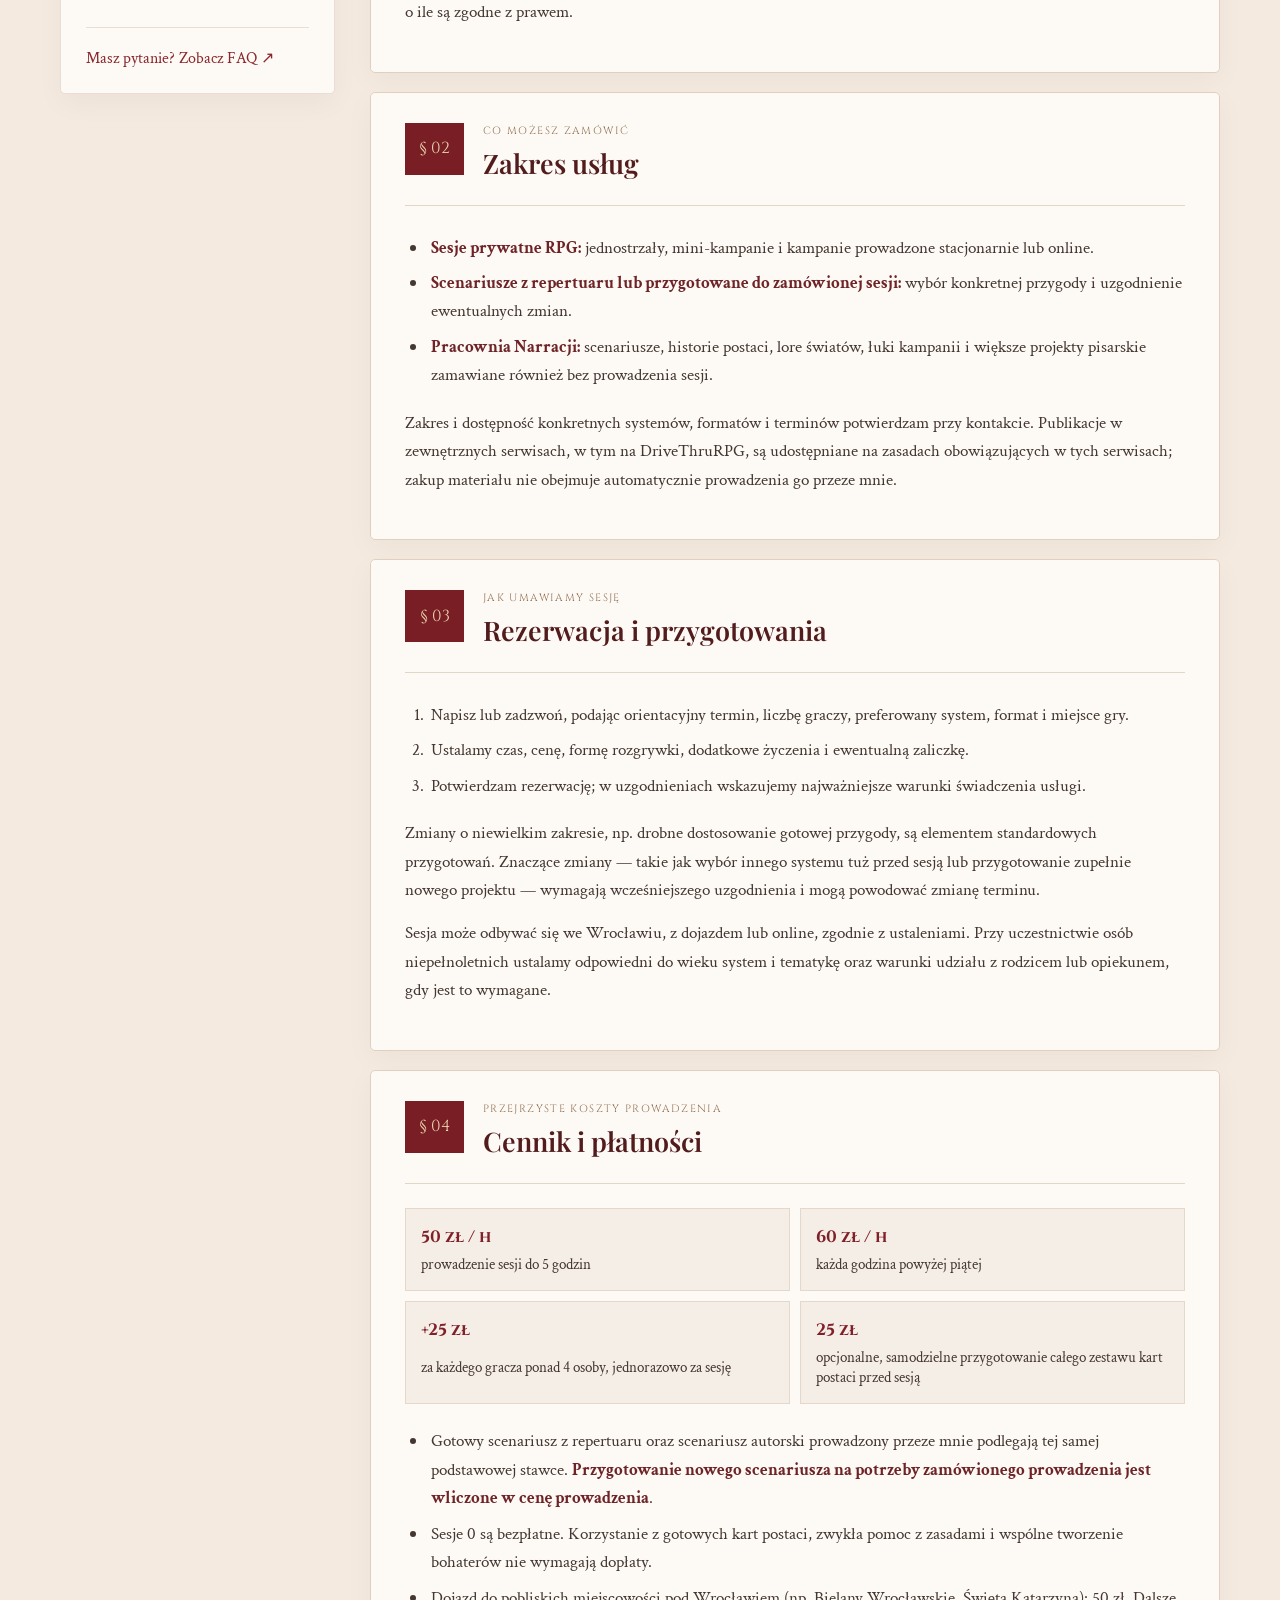
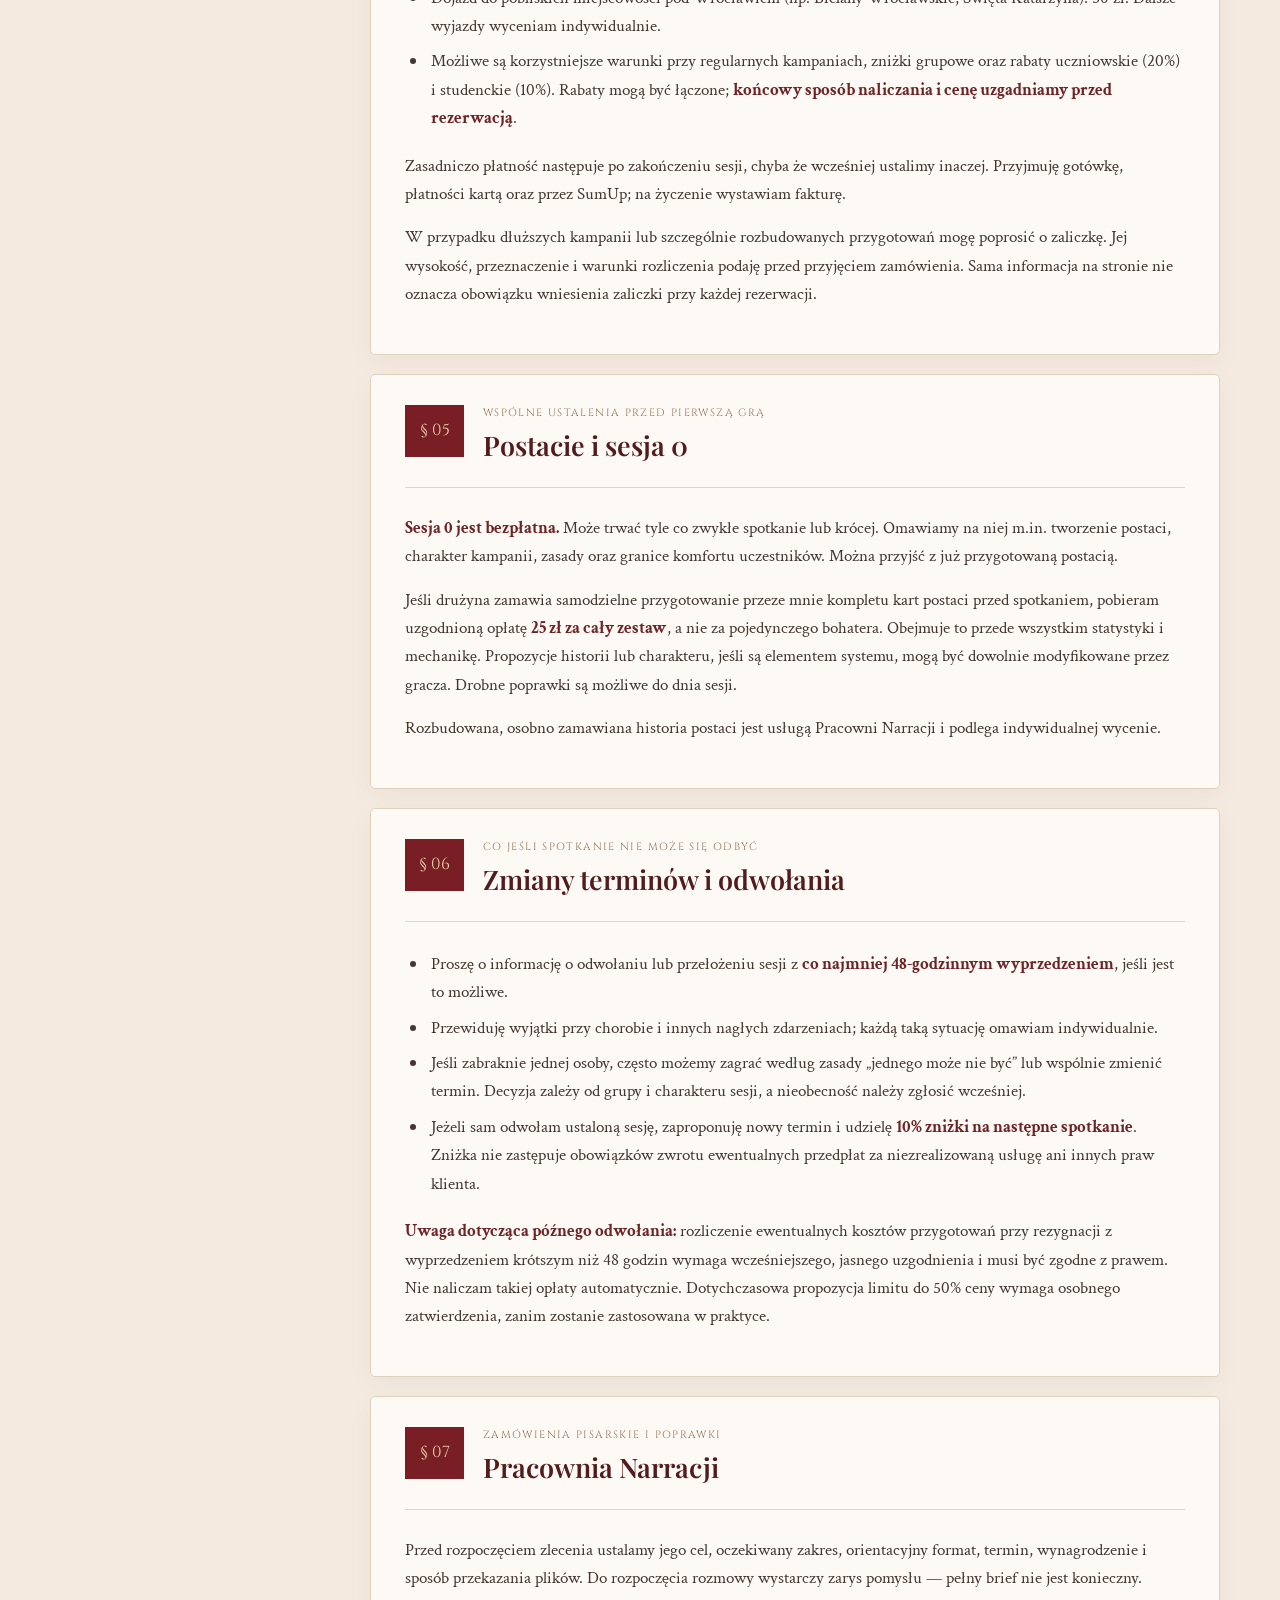
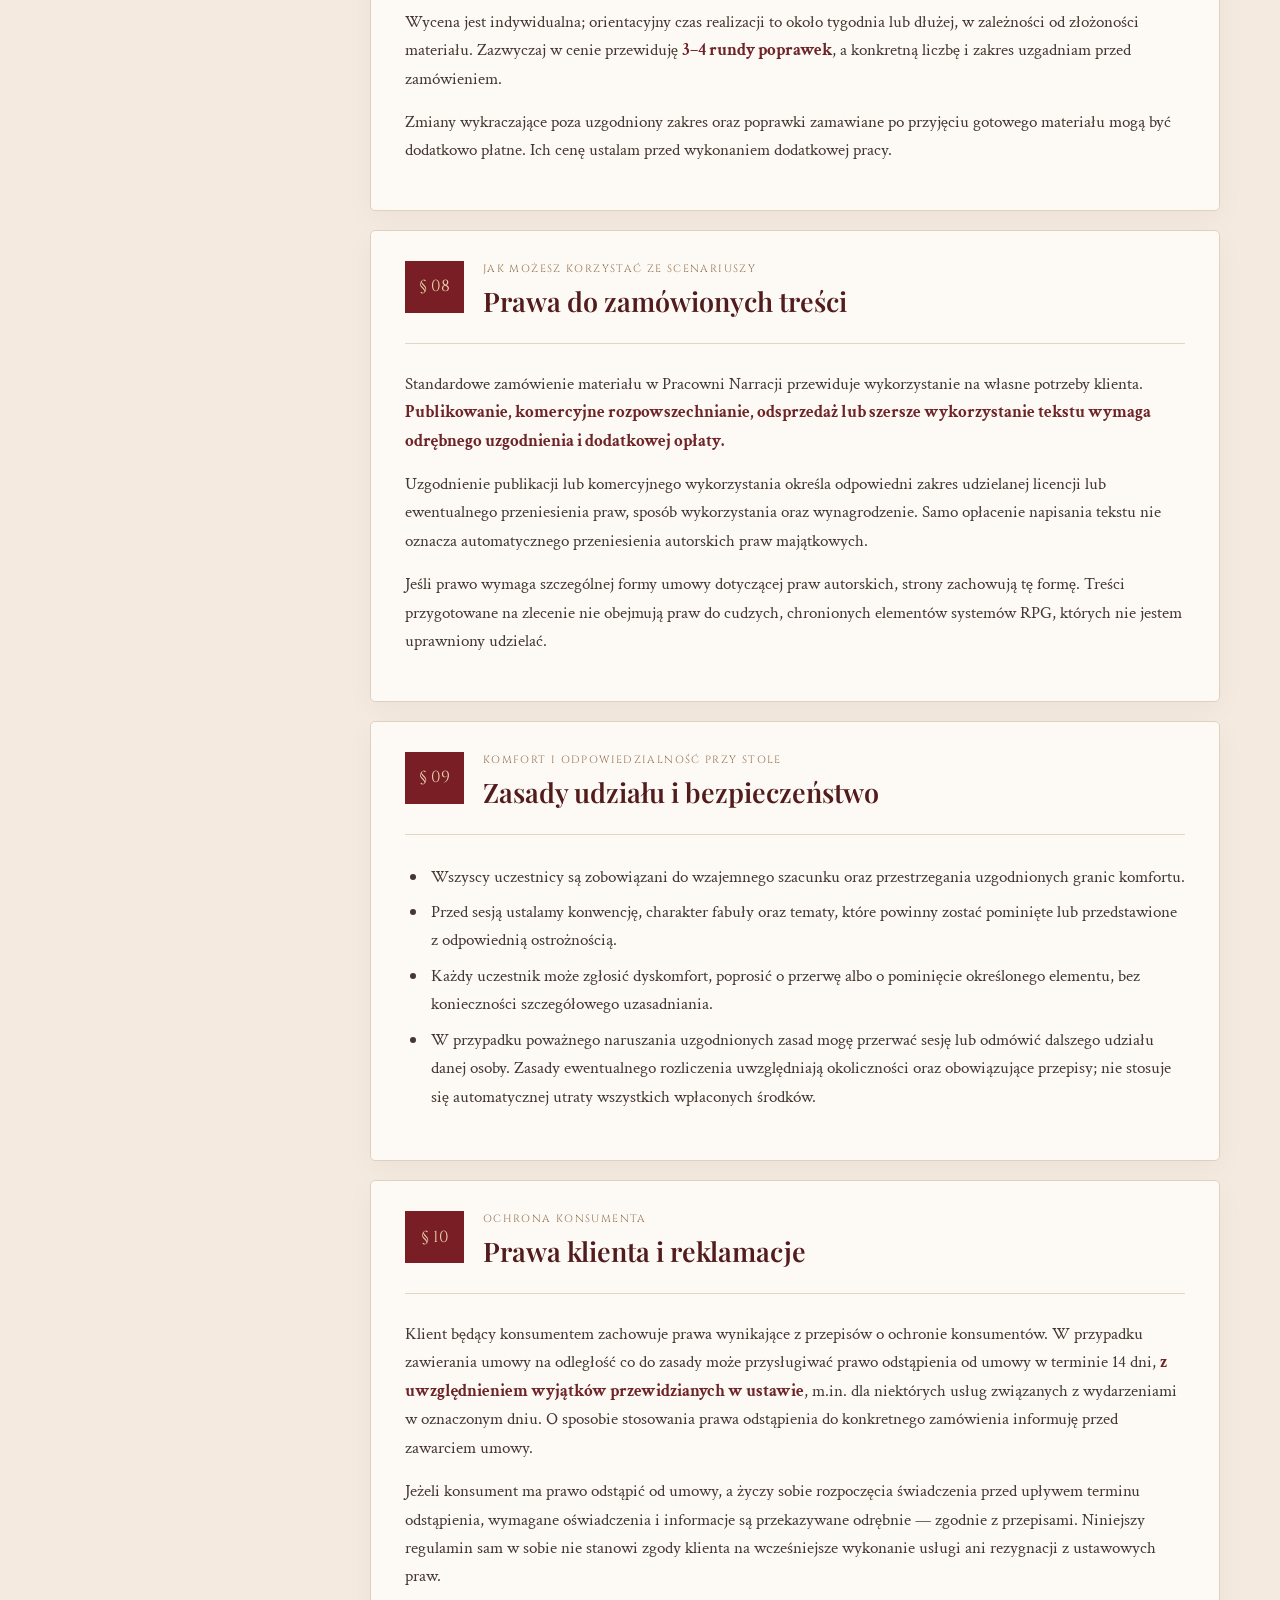
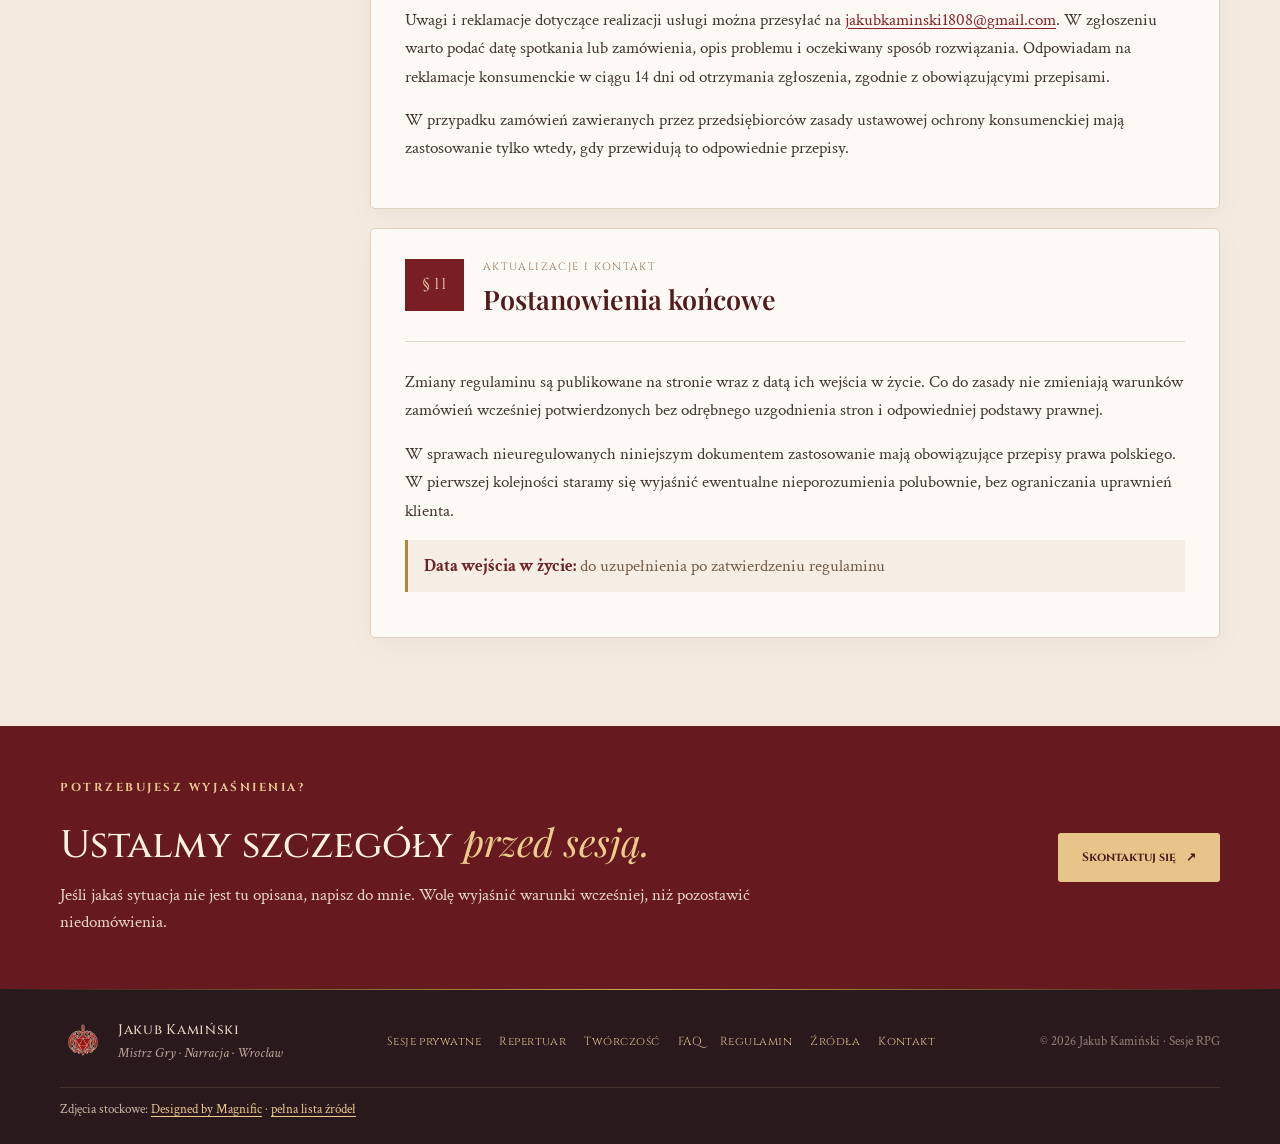
<file: regulamin.html>
<!DOCTYPE html>
<html lang="pl">
<head>
  <meta charset="UTF-8"><meta name="viewport" content="width=device-width, initial-scale=1">
  <meta name="theme-color" content="#63191d">
  <meta name="description" content="Regulamin sesji RPG i Pracowni Narracji Jakuba Kamińskiego: ceny, rezerwacje, sesja 0, odwołania, zamówienia pisarskie i prawa klienta.">
  <meta property="og:type" content="website"><meta property="og:locale" content="pl_PL"><meta property="og:title" content="Regulamin | Jakub Kamiński — Sesje RPG"><meta property="og:description" content="Poznaj warunki prowadzenia sesji RPG i współpracy w Pracowni Narracji."><meta property="og:image" content="logo-red.png">
  <title>Regulamin — Sesje RPG i Pracownia Narracji | Jakub Kamiński</title>
  <link rel="icon" type="image/png" href="logo-red.png">
  <link rel="preconnect" href="https://fonts.googleapis.com"><link rel="preconnect" href="https://fonts.gstatic.com" crossorigin>
  <link href="https://fonts.googleapis.com/css2?family=Cinzel:wght@400;500;600;700&family=Playfair+Display:ital,wght@0,400;0,500;0,600;1,400;1,500&family=Crimson+Text:ital,wght@0,400;0,600;1,400&display=swap" rel="stylesheet">
  <link rel="stylesheet" href="style.css"><link rel="stylesheet" href="home.css"><link rel="stylesheet" href="regulamin-new.css">
</head>
<body class="home-page terms-page">
<a class="skip-link" href="#tresc">Przejdź do treści</a>
<header class="site-header"><div class="site-header__inner"><a href="index.html" class="site-brand" aria-label="Jakub Kamiński — strona główna"><img src="logo-red.png" width="74" height="74" alt="" decoding="async"><span class="site-brand__text"><span class="site-brand__name">Jakub Kamiński</span><span class="site-brand__subtitle">Mistrz Gry · Narracja · Wrocław</span></span></a><a class="header-contact" href="mailto:jakubkaminski1808@gmail.com?subject=Pytanie%20o%20regulamin">Zapytaj mnie <span aria-hidden="true">↗</span></a></div></header>
<nav class="site-nav" aria-label="Nawigacja główna"><div class="site-nav__desktop"><a href="index.html">Start</a><a href="sesje-prywatne.html">Sesje prywatne</a><a href="repertuar.html">Repertuar</a><a href="pracownia-narracji.html">Pracownia Narracji</a><a href="tworczosc.html">Twórczość</a><a href="o-mnie.html">O mnie</a><a href="faq.html">FAQ</a></div><details class="site-nav__mobile"><summary>Menu <span class="site-nav__menu-icon" aria-hidden="true"><span></span><span></span><span></span></span></summary><div class="site-nav__mobile-links"><a href="index.html">Start</a><a href="sesje-prywatne.html">Sesje prywatne</a><a href="repertuar.html">Repertuar</a><a href="pracownia-narracji.html">Pracownia Narracji</a><a href="tworczosc.html">Twórczość</a><a href="o-mnie.html">O mnie</a><a href="faq.html">FAQ</a></div></details></nav>
<main id="tresc">
<section class="terms-hero"><div class="layout-wrap terms-hero__layout"><div><p class="terms-eyebrow">✦ &nbsp; Warunki współpracy</p><h1>Jasne zasady.<br><em>Dobra opowieść.</em></h1><p>Rezerwacje, ceny, sesja 0, odwołania oraz prawa do zamówionych materiałów. Wszystko w jednym miejscu, bez szukania drobnego druku.</p><a class="terms-hero__link" href="faq.html">Wolisz krótkie odpowiedzi? Otwórz FAQ <span aria-hidden="true">↗</span></a></div><div class="terms-hero__mark" aria-hidden="true"><img src="logo-red.png" alt=""><span>Regulamin współpracy</span></div></div></section>
<div class="terms-keyline"><div class="layout-wrap"><span>Sesja 0 <b>bezpłatna</b></span><span>Scenariusz do prowadzenia <b>w cenie sesji</b></span><span>Karty na zamówienie <b>25 zł za komplet</b></span></div></div>
<section class="terms-intro layout-wrap"><p class="terms-eyebrow">Przed rezerwacją</p><h2>Najważniejsze jest to, żebyśmy wiedzieli, na co się umawiamy.</h2><p>Regulamin opisuje ogólne zasady. Konkretne warunki zlecenia i ewentualne wyjątki potwierdzamy indywidualnie, zanim rozpoczniemy współpracę.</p><div class="terms-draft" role="note"><strong>Projekt do zatwierdzenia przed publikacją</strong><span>Ten dokument uwzględnia Twoje ustalenia, ale wymaga kontroli prawnej, ustalenia daty obowiązywania i zatwierdzenia zapisu o późnej rezygnacji. Nie powinien być publikowany jako ostateczny regulamin bez tej weryfikacji.</span></div></section>
<div class="terms-layout layout-wrap"><aside class="terms-sidebar"><div class="terms-sidebar__inner"><p class="terms-sidebar__heading">SPIS TREŚCI</p><nav aria-label="Rozdziały regulaminu"><a href="#par-01"><span>§ 01</span> Postanowienia ogólne</a>
<a href="#par-02"><span>§ 02</span> Zakres usług</a>
<a href="#par-03"><span>§ 03</span> Rezerwacja i przygotowania</a>
<a href="#par-04"><span>§ 04</span> Cennik i płatności</a>
<a href="#par-05"><span>§ 05</span> Postacie i sesja 0</a>
<a href="#par-06"><span>§ 06</span> Zmiany terminów i odwołania</a>
<a href="#par-07"><span>§ 07</span> Pracownia Narracji</a>
<a href="#par-08"><span>§ 08</span> Prawa do zamówionych treści</a>
<a href="#par-09"><span>§ 09</span> Zasady udziału i bezpieczeństwo</a>
<a href="#par-10"><span>§ 10</span> Prawa klienta i reklamacje</a>
<a href="#par-11"><span>§ 11</span> Postanowienia końcowe</a></nav><a class="terms-sidebar__faq" href="faq.html">Masz pytanie? Zobacz FAQ ↗</a></div></aside><div class="terms-chapters"><section class="terms-chapter" id="par-01" aria-labelledby="title-par-01"><div class="terms-chapter__head"><span class="terms-chapter__number">§ 01</span><div><p class="terms-chapter__overline">Kim jestem i czego dotyczy regulamin</p><h2 id="title-par-01">Postanowienia ogólne</h2></div></div><div class="terms-chapter__body">
<p>Regulamin określa zasady rezerwowania i prowadzenia prywatnych sesji RPG oraz zamawiania materiałów w Pracowni Narracji, w tym rozliczeń i współpracy.</p>
<div class="terms-identity"><strong>Jakub Kamiński Sesje RPG</strong><span>NIP: 898 231 646 9 · REGON: 540704898</span><span>ul. Jedności Narodowej 91/23, 50-301 Wrocław</span><a href="mailto:jakubkaminski1808@gmail.com">jakubkaminski1808@gmail.com</a><a href="tel:+48735780951">+48 735 780 951</a></div>
<p>W sprawach organizacyjnych możesz kontaktować się ze mną mailowo lub telefonicznie. Szczegółowe warunki konkretnego zamówienia — zakres, termin, cena i ewentualne dodatkowe opłaty — ustalamy indywidualnie <strong>przed potwierdzeniem rezerwacji lub zlecenia</strong>.</p>
<p>Regulamin nie ogranicza praw klientów przysługujących im na podstawie obowiązujących przepisów. W przypadku rozbieżności indywidualnych ustaleń i ogólnych opisów oferty pierwszeństwo mają uzgodnione warunki zamówienia, o ile są zgodne z prawem.</p></div></section><section class="terms-chapter" id="par-02" aria-labelledby="title-par-02"><div class="terms-chapter__head"><span class="terms-chapter__number">§ 02</span><div><p class="terms-chapter__overline">Co możesz zamówić</p><h2 id="title-par-02">Zakres usług</h2></div></div><div class="terms-chapter__body">
<ul><li><strong>Sesje prywatne RPG:</strong> jednostrzały, mini-kampanie i kampanie prowadzone stacjonarnie lub online.</li><li><strong>Scenariusze z repertuaru lub przygotowane do zamówionej sesji:</strong> wybór konkretnej przygody i uzgodnienie ewentualnych zmian.</li><li><strong>Pracownia Narracji:</strong> scenariusze, historie postaci, lore światów, łuki kampanii i większe projekty pisarskie zamawiane również bez prowadzenia sesji.</li></ul>
<p>Zakres i dostępność konkretnych systemów, formatów i terminów potwierdzam przy kontakcie. Publikacje w zewnętrznych serwisach, w tym na DriveThruRPG, są udostępniane na zasadach obowiązujących w tych serwisach; zakup materiału nie obejmuje automatycznie prowadzenia go przeze mnie.</p></div></section><section class="terms-chapter" id="par-03" aria-labelledby="title-par-03"><div class="terms-chapter__head"><span class="terms-chapter__number">§ 03</span><div><p class="terms-chapter__overline">Jak umawiamy sesję</p><h2 id="title-par-03">Rezerwacja i przygotowania</h2></div></div><div class="terms-chapter__body">
<ol><li>Napisz lub zadzwoń, podając orientacyjny termin, liczbę graczy, preferowany system, format i miejsce gry.</li><li>Ustalamy czas, cenę, formę rozgrywki, dodatkowe życzenia i ewentualną zaliczkę.</li><li>Potwierdzam rezerwację; w uzgodnieniach wskazujemy najważniejsze warunki świadczenia usługi.</li></ol>
<p>Zmiany o niewielkim zakresie, np. drobne dostosowanie gotowej przygody, są elementem standardowych przygotowań. Znaczące zmiany — takie jak wybór innego systemu tuż przed sesją lub przygotowanie zupełnie nowego projektu — wymagają wcześniejszego uzgodnienia i mogą powodować zmianę terminu.</p>
<p>Sesja może odbywać się we Wrocławiu, z dojazdem lub online, zgodnie z ustaleniami. Przy uczestnictwie osób niepełnoletnich ustalamy odpowiedni do wieku system i tematykę oraz warunki udziału z rodzicem lub opiekunem, gdy jest to wymagane.</p></div></section><section class="terms-chapter" id="par-04" aria-labelledby="title-par-04"><div class="terms-chapter__head"><span class="terms-chapter__number">§ 04</span><div><p class="terms-chapter__overline">Przejrzyste koszty prowadzenia</p><h2 id="title-par-04">Cennik i płatności</h2></div></div><div class="terms-chapter__body">
<div class="terms-prices"><div><strong>50 zł / h</strong><span>prowadzenie sesji do 5 godzin</span></div><div><strong>60 zł / h</strong><span>każda godzina powyżej piątej</span></div><div><strong>+25 zł</strong><span>za każdego gracza ponad 4 osoby, jednorazowo za sesję</span></div><div><strong>25 zł</strong><span>opcjonalne, samodzielne przygotowanie całego zestawu kart postaci przed sesją</span></div></div>
<ul><li>Gotowy scenariusz z repertuaru oraz scenariusz autorski prowadzony przeze mnie podlegają tej samej podstawowej stawce. <strong>Przygotowanie nowego scenariusza na potrzeby zamówionego prowadzenia jest wliczone w cenę prowadzenia</strong>.</li><li>Sesje 0 są bezpłatne. Korzystanie z gotowych kart postaci, zwykła pomoc z zasadami i wspólne tworzenie bohaterów nie wymagają dopłaty.</li><li>Dojazd do pobliskich miejscowości pod Wrocławiem (np. Bielany Wrocławskie, Święta Katarzyna): 50 zł. Dalsze wyjazdy wyceniam indywidualnie.</li><li>Możliwe są korzystniejsze warunki przy regularnych kampaniach, zniżki grupowe oraz rabaty uczniowskie (20%) i studenckie (10%). Rabaty mogą być łączone; <strong>końcowy sposób naliczania i cenę uzgadniamy przed rezerwacją</strong>.</li></ul>
<p>Zasadniczo płatność następuje po zakończeniu sesji, chyba że wcześniej ustalimy inaczej. Przyjmuję gotówkę, płatności kartą oraz przez SumUp; na życzenie wystawiam fakturę.</p>
<p>W przypadku dłuższych kampanii lub szczególnie rozbudowanych przygotowań mogę poprosić o zaliczkę. Jej wysokość, przeznaczenie i warunki rozliczenia podaję przed przyjęciem zamówienia. Sama informacja na stronie nie oznacza obowiązku wniesienia zaliczki przy każdej rezerwacji.</p></div></section><section class="terms-chapter" id="par-05" aria-labelledby="title-par-05"><div class="terms-chapter__head"><span class="terms-chapter__number">§ 05</span><div><p class="terms-chapter__overline">Wspólne ustalenia przed pierwszą grą</p><h2 id="title-par-05">Postacie i sesja 0</h2></div></div><div class="terms-chapter__body">
<p><strong>Sesja 0 jest bezpłatna.</strong> Może trwać tyle co zwykłe spotkanie lub krócej. Omawiamy na niej m.in. tworzenie postaci, charakter kampanii, zasady oraz granice komfortu uczestników. Można przyjść z już przygotowaną postacią.</p>
<p>Jeśli drużyna zamawia samodzielne przygotowanie przeze mnie kompletu kart postaci przed spotkaniem, pobieram uzgodnioną opłatę <strong>25 zł za cały zestaw</strong>, a nie za pojedynczego bohatera. Obejmuje to przede wszystkim statystyki i mechanikę. Propozycje historii lub charakteru, jeśli są elementem systemu, mogą być dowolnie modyfikowane przez gracza. Drobne poprawki są możliwe do dnia sesji.</p>
<p>Rozbudowana, osobno zamawiana historia postaci jest usługą Pracowni Narracji i podlega indywidualnej wycenie.</p></div></section><section class="terms-chapter" id="par-06" aria-labelledby="title-par-06"><div class="terms-chapter__head"><span class="terms-chapter__number">§ 06</span><div><p class="terms-chapter__overline">Co jeśli spotkanie nie może się odbyć</p><h2 id="title-par-06">Zmiany terminów i odwołania</h2></div></div><div class="terms-chapter__body">
<ul><li>Proszę o informację o odwołaniu lub przełożeniu sesji z <strong>co najmniej 48-godzinnym wyprzedzeniem</strong>, jeśli jest to możliwe.</li><li>Przewiduję wyjątki przy chorobie i innych nagłych zdarzeniach; każdą taką sytuację omawiam indywidualnie.</li><li>Jeśli zabraknie jednej osoby, często możemy zagrać według zasady „jednego może nie być” lub wspólnie zmienić termin. Decyzja zależy od grupy i charakteru sesji, a nieobecność należy zgłosić wcześniej.</li><li>Jeżeli sam odwołam ustaloną sesję, zaproponuję nowy termin i udzielę <strong>10% zniżki na następne spotkanie</strong>. Zniżka nie zastępuje obowiązków zwrotu ewentualnych przedpłat za niezrealizowaną usługę ani innych praw klienta.</li></ul>
<p><strong>Uwaga dotycząca późnego odwołania:</strong> rozliczenie ewentualnych kosztów przygotowań przy rezygnacji z wyprzedzeniem krótszym niż 48 godzin wymaga wcześniejszego, jasnego uzgodnienia i musi być zgodne z prawem. Nie naliczam takiej opłaty automatycznie. Dotychczasowa propozycja limitu do 50% ceny wymaga osobnego zatwierdzenia, zanim zostanie zastosowana w praktyce.</p></div></section><section class="terms-chapter" id="par-07" aria-labelledby="title-par-07"><div class="terms-chapter__head"><span class="terms-chapter__number">§ 07</span><div><p class="terms-chapter__overline">Zamówienia pisarskie i poprawki</p><h2 id="title-par-07">Pracownia Narracji</h2></div></div><div class="terms-chapter__body">
<p>Przed rozpoczęciem zlecenia ustalamy jego cel, oczekiwany zakres, orientacyjny format, termin, wynagrodzenie i sposób przekazania plików. Do rozpoczęcia rozmowy wystarczy zarys pomysłu — pełny brief nie jest konieczny.</p>
<p>Wycena jest indywidualna; orientacyjny czas realizacji to około tygodnia lub dłużej, w zależności od złożoności materiału. Zazwyczaj w cenie przewiduję <strong>3–4 rundy poprawek</strong>, a konkretną liczbę i zakres uzgadniam przed zamówieniem.</p>
<p>Zmiany wykraczające poza uzgodniony zakres oraz poprawki zamawiane po przyjęciu gotowego materiału mogą być dodatkowo płatne. Ich cenę ustalam przed wykonaniem dodatkowej pracy.</p></div></section><section class="terms-chapter" id="par-08" aria-labelledby="title-par-08"><div class="terms-chapter__head"><span class="terms-chapter__number">§ 08</span><div><p class="terms-chapter__overline">Jak możesz korzystać ze scenariuszy</p><h2 id="title-par-08">Prawa do zamówionych treści</h2></div></div><div class="terms-chapter__body">
<p>Standardowe zamówienie materiału w Pracowni Narracji przewiduje wykorzystanie na własne potrzeby klienta. <strong>Publikowanie, komercyjne rozpowszechnianie, odsprzedaż lub szersze wykorzystanie tekstu wymaga odrębnego uzgodnienia i dodatkowej opłaty.</strong></p>
<p>Uzgodnienie publikacji lub komercyjnego wykorzystania określa odpowiedni zakres udzielanej licencji lub ewentualnego przeniesienia praw, sposób wykorzystania oraz wynagrodzenie. Samo opłacenie napisania tekstu nie oznacza automatycznego przeniesienia autorskich praw majątkowych.</p>
<p>Jeśli prawo wymaga szczególnej formy umowy dotyczącej praw autorskich, strony zachowują tę formę. Treści przygotowane na zlecenie nie obejmują praw do cudzych, chronionych elementów systemów RPG, których nie jestem uprawniony udzielać.</p></div></section><section class="terms-chapter" id="par-09" aria-labelledby="title-par-09"><div class="terms-chapter__head"><span class="terms-chapter__number">§ 09</span><div><p class="terms-chapter__overline">Komfort i odpowiedzialność przy stole</p><h2 id="title-par-09">Zasady udziału i bezpieczeństwo</h2></div></div><div class="terms-chapter__body">
<ul><li>Wszyscy uczestnicy są zobowiązani do wzajemnego szacunku oraz przestrzegania uzgodnionych granic komfortu.</li><li>Przed sesją ustalamy konwencję, charakter fabuły oraz tematy, które powinny zostać pominięte lub przedstawione z odpowiednią ostrożnością.</li><li>Każdy uczestnik może zgłosić dyskomfort, poprosić o przerwę albo o pominięcie określonego elementu, bez konieczności szczegółowego uzasadniania.</li><li>W przypadku poważnego naruszania uzgodnionych zasad mogę przerwać sesję lub odmówić dalszego udziału danej osoby. Zasady ewentualnego rozliczenia uwzględniają okoliczności oraz obowiązujące przepisy; nie stosuje się automatycznej utraty wszystkich wpłaconych środków.</li></ul></div></section><section class="terms-chapter" id="par-10" aria-labelledby="title-par-10"><div class="terms-chapter__head"><span class="terms-chapter__number">§ 10</span><div><p class="terms-chapter__overline">Ochrona konsumenta</p><h2 id="title-par-10">Prawa klienta i reklamacje</h2></div></div><div class="terms-chapter__body">
<p>Klient będący konsumentem zachowuje prawa wynikające z przepisów o ochronie konsumentów. W przypadku zawierania umowy na odległość co do zasady może przysługiwać prawo odstąpienia od umowy w terminie 14 dni, <strong>z uwzględnieniem wyjątków przewidzianych w ustawie</strong>, m.in. dla niektórych usług związanych z wydarzeniami w oznaczonym dniu. O sposobie stosowania prawa odstąpienia do konkretnego zamówienia informuję przed zawarciem umowy.</p>
<p>Jeżeli konsument ma prawo odstąpić od umowy, a życzy sobie rozpoczęcia świadczenia przed upływem terminu odstąpienia, wymagane oświadczenia i informacje są przekazywane odrębnie — zgodnie z przepisami. Niniejszy regulamin sam w sobie nie stanowi zgody klienta na wcześniejsze wykonanie usługi ani rezygnacji z ustawowych praw.</p>
<p>Uwagi i reklamacje dotyczące realizacji usługi można przesyłać na <a href="mailto:jakubkaminski1808@gmail.com">jakubkaminski1808@gmail.com</a>. W zgłoszeniu warto podać datę spotkania lub zamówienia, opis problemu i oczekiwany sposób rozwiązania. Odpowiadam na reklamacje konsumenckie w ciągu 14 dni od otrzymania zgłoszenia, zgodnie z obowiązującymi przepisami.</p>
<p>W przypadku zamówień zawieranych przez przedsiębiorców zasady ustawowej ochrony konsumenckiej mają zastosowanie tylko wtedy, gdy przewidują to odpowiednie przepisy.</p></div></section><section class="terms-chapter" id="par-11" aria-labelledby="title-par-11"><div class="terms-chapter__head"><span class="terms-chapter__number">§ 11</span><div><p class="terms-chapter__overline">Aktualizacje i kontakt</p><h2 id="title-par-11">Postanowienia końcowe</h2></div></div><div class="terms-chapter__body">
<p>Zmiany regulaminu są publikowane na stronie wraz z datą ich wejścia w życie. Co do zasady nie zmieniają warunków zamówień wcześniej potwierdzonych bez odrębnego uzgodnienia stron i odpowiedniej podstawy prawnej.</p>
<p>W sprawach nieuregulowanych niniejszym dokumentem zastosowanie mają obowiązujące przepisy prawa polskiego. W pierwszej kolejności staramy się wyjaśnić ewentualne nieporozumienia polubownie, bez ograniczania uprawnień klienta.</p>
<p class="terms-effective"><strong>Data wejścia w życie:</strong> <span>do uzupełnienia po zatwierdzeniu regulaminu</span></p></div></section></div></div>
<section class="terms-end"><div class="layout-wrap terms-end__inner"><div><p class="terms-eyebrow">Potrzebujesz wyjaśnienia?</p><h2>Ustalmy szczegóły <em>przed sesją.</em></h2><p>Jeśli jakaś sytuacja nie jest tu opisana, napisz do mnie. Wolę wyjaśnić warunki wcześniej, niż pozostawić niedomówienia.</p></div><a href="mailto:jakubkaminski1808@gmail.com?subject=Pytanie%20o%20regulamin" class="terms-end__button">Skontaktuj się <span aria-hidden="true">↗</span></a></div></section>
</main>
<footer class="site-footer"><div class="layout-wrap site-footer__inner"><div class="site-footer__brand"><img src="logo-red.png" alt="" loading="lazy"><div><strong>Jakub Kamiński</strong><span>Mistrz Gry · Narracja · Wrocław</span></div></div><div class="site-footer__links"><a href="sesje-prywatne.html">Sesje prywatne</a><a href="repertuar.html">Repertuar</a><a href="tworczosc.html">Twórczość</a><a href="faq.html">FAQ</a><a href="regulamin.html" aria-current="page">Regulamin</a><a href="zrodla-zdjec.html">Źródła</a><a href="mailto:jakubkaminski1808@gmail.com">Kontakt</a></div><p class="site-footer__copyright">© 2026 Jakub Kamiński · Sesje RPG</p><p class="site-footer__attribution">Zdjęcia stockowe: <a href="https://www.magnific.com/" target="_blank" rel="noopener noreferrer">Designed by Magnific</a> · <a href="zrodla-zdjec.html">pełna lista źródeł</a></p></div></footer>
</body></html>
</file>
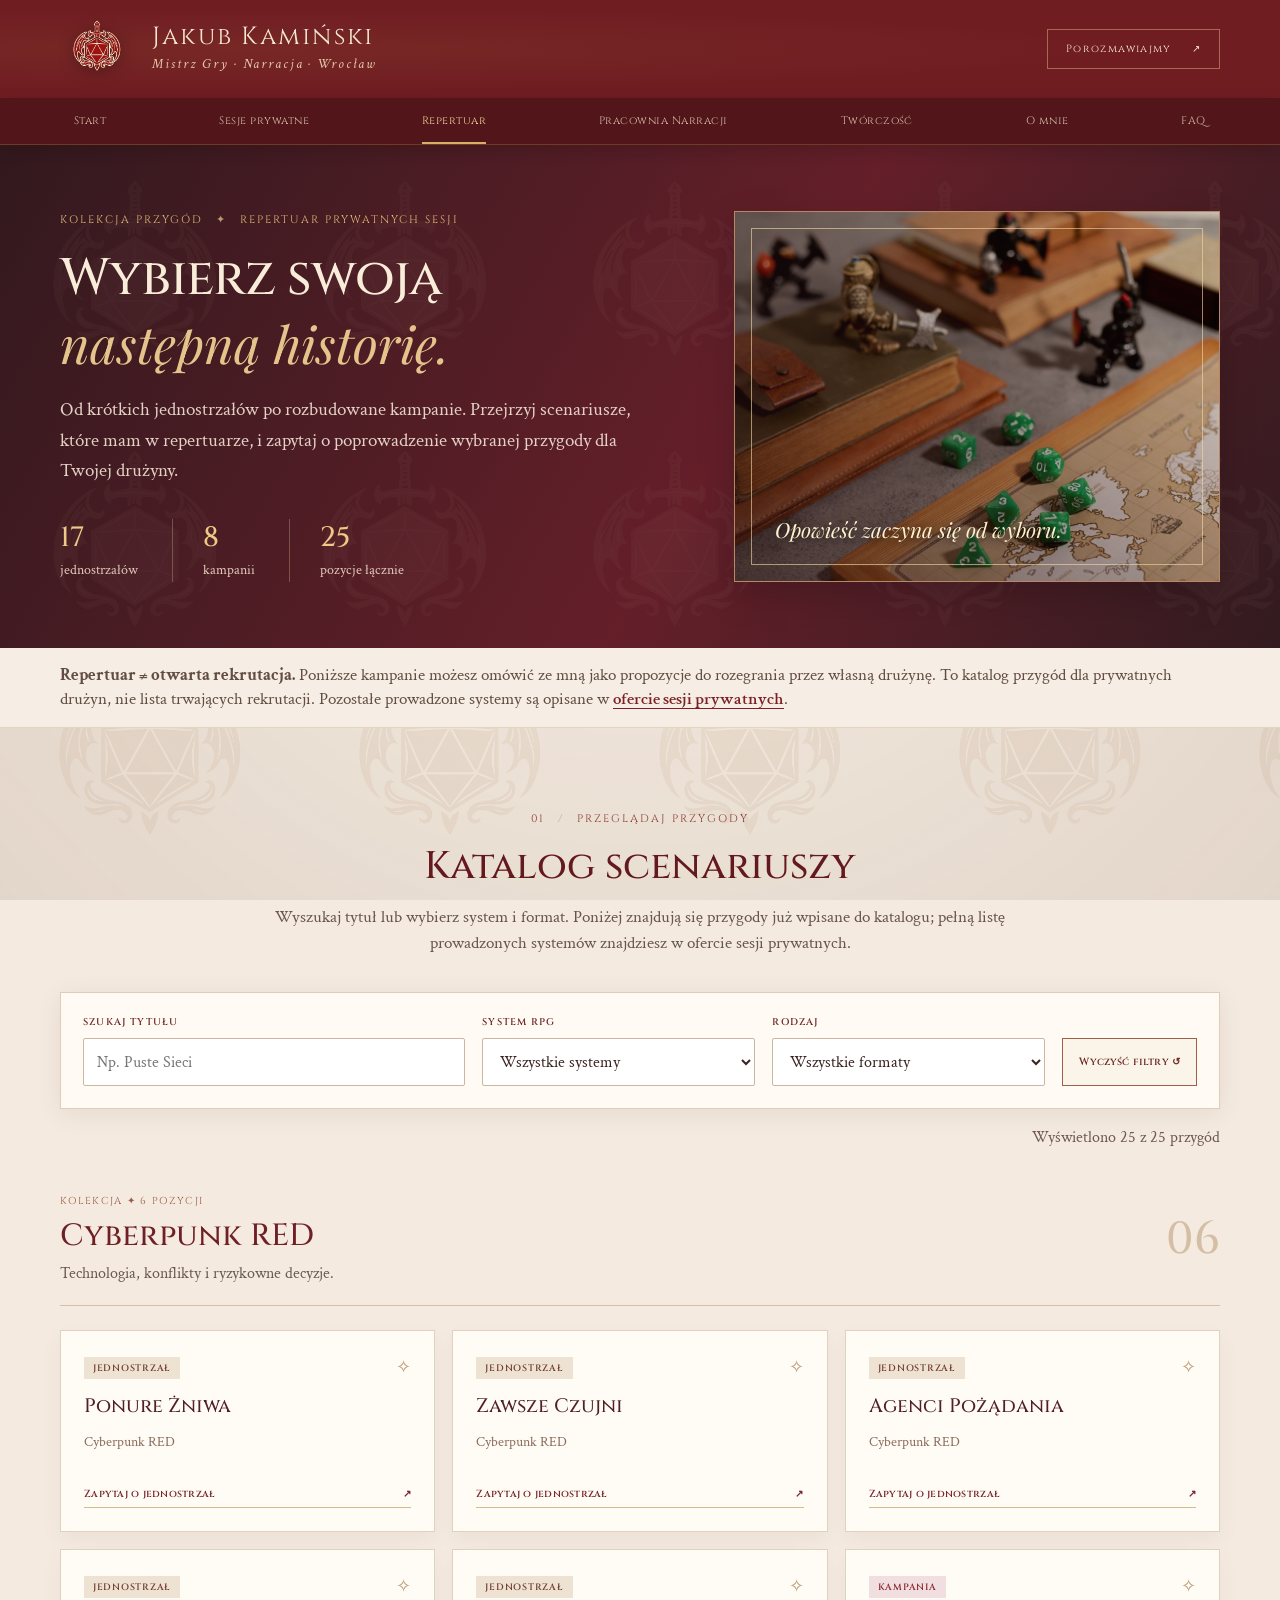
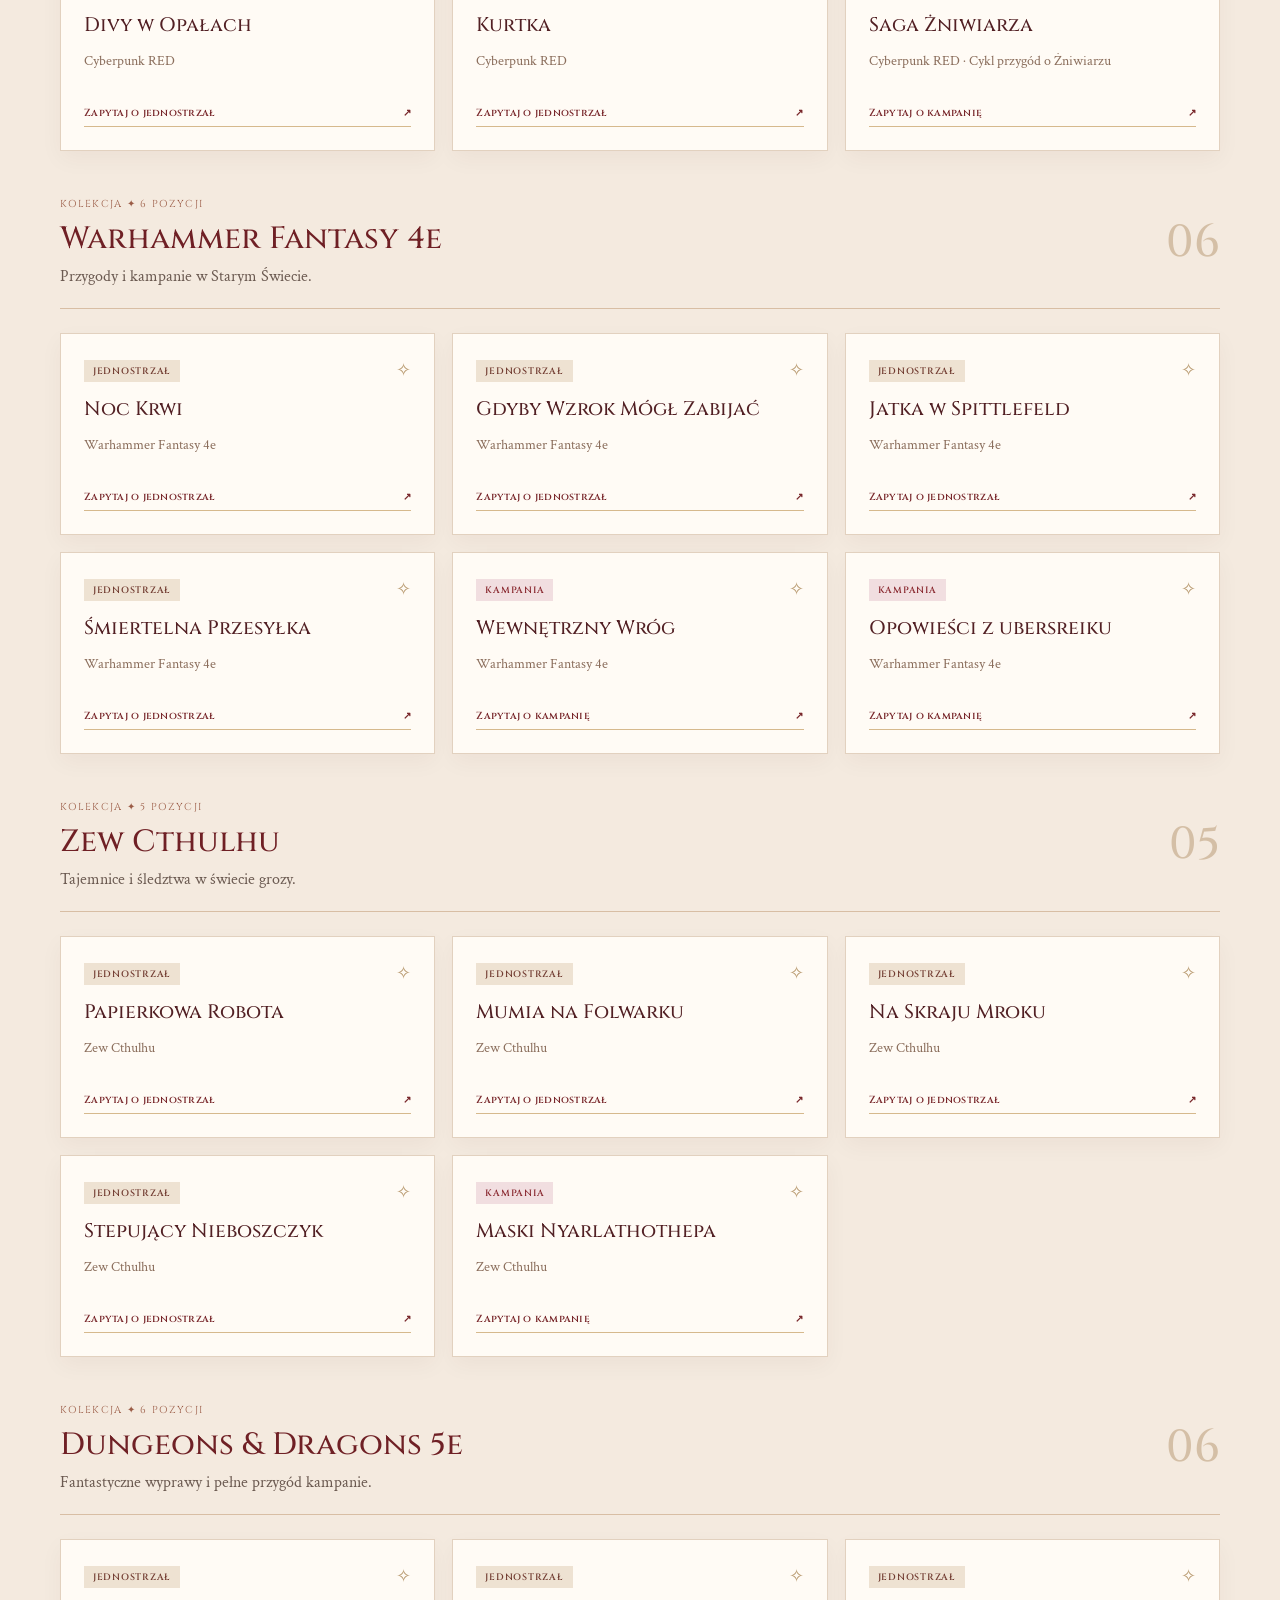
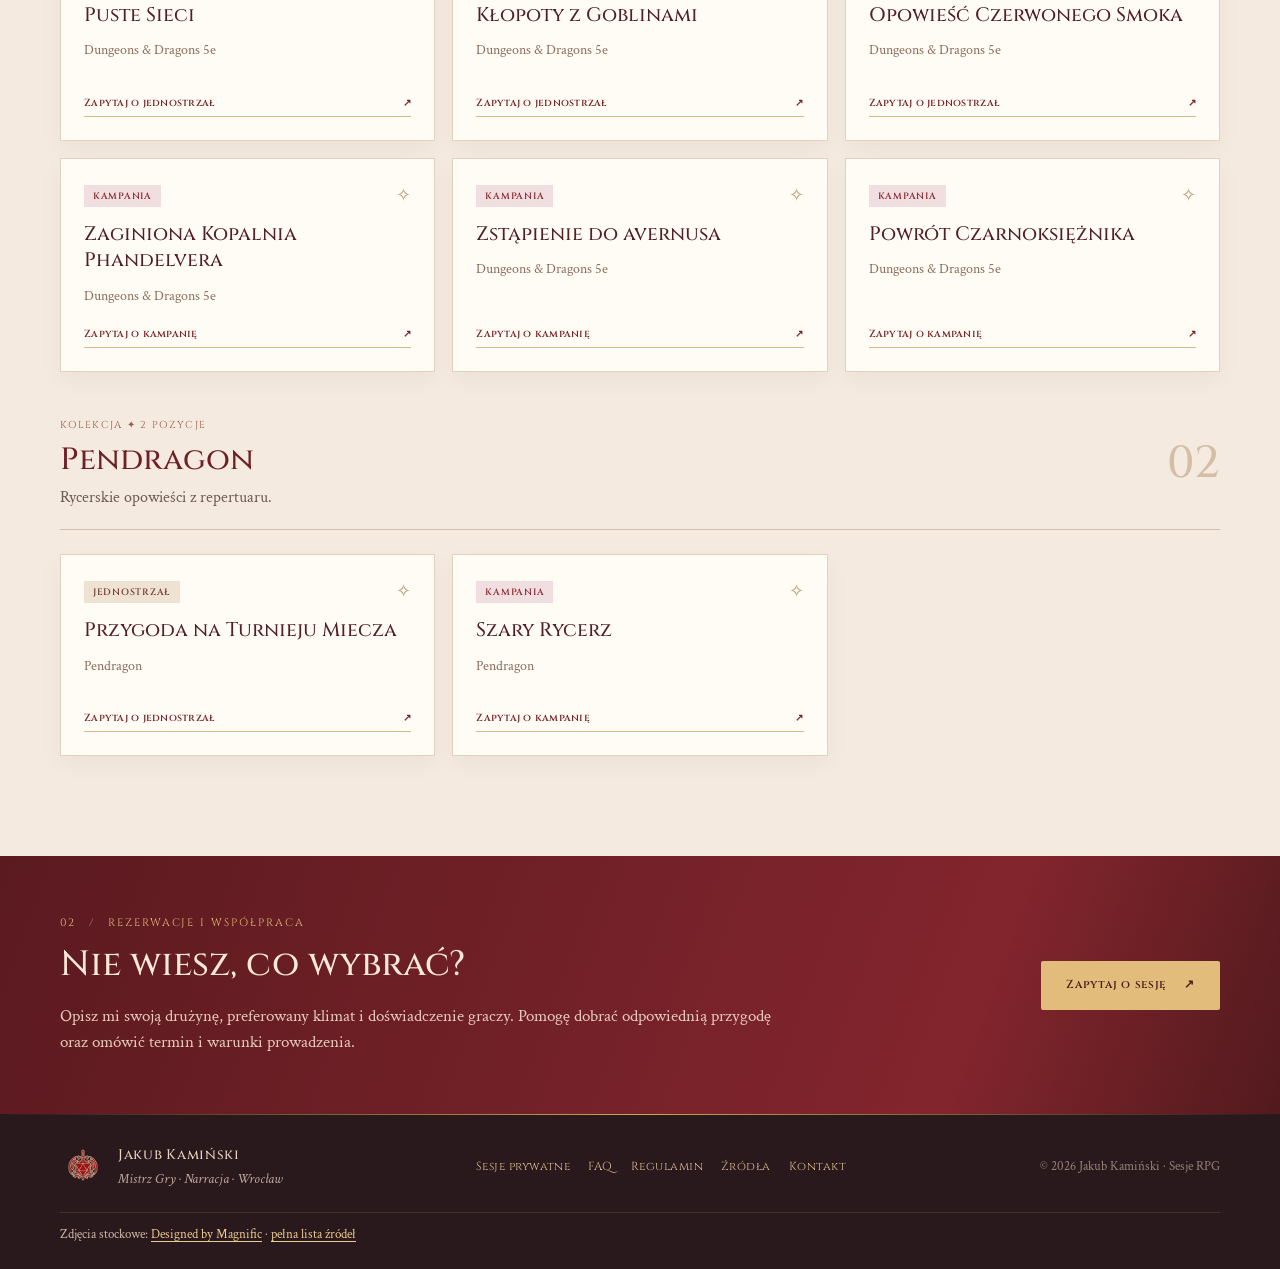
<file: repertuar.html>
<!DOCTYPE html>

<html lang="pl">
<head>
<meta charset="utf-8"/>
<meta content="width=device-width, initial-scale=1" name="viewport"/>
<meta content="#63191d" name="theme-color"/>
<meta content="Repertuar RPG Jakuba Kamińskiego: 17 jednostrzałów i 8 kampanii do omówienia dla prywatnych drużyn. 25 tytułów w 5 systemach RPG." name="description"/>
<meta content="website" property="og:type"/>
<meta content="pl_PL" property="og:locale"/>
<meta content="Repertuar RPG | Jakub Kamiński" property="og:title"/>
<meta content="Sprawdź repertuar jednostrzałów i kampanii RPG oraz zapytaj o sesję dla swojej drużyny." property="og:description"/>
<meta content="logo-red.png" property="og:image"/>
<title>Repertuar RPG — jednostrzały i kampanie | Jakub Kamiński</title>
<link href="logo-red.png" rel="icon" type="image/png"/>
<link href="https://fonts.googleapis.com" rel="preconnect"/>
<link crossorigin="" href="https://fonts.gstatic.com" rel="preconnect"/>
<link href="https://fonts.googleapis.com/css2?family=Cinzel:wght@400;500;600;700&amp;family=Playfair+Display:ital,wght@0,400;0,500;0,600;1,400;1,500&amp;family=Crimson+Text:ital,wght@0,400;0,600;1,400&amp;display=swap" rel="stylesheet"/>
<link href="style.css" rel="stylesheet"/>
<link href="home.css" rel="stylesheet"/>
<link href="repertuar.css" rel="stylesheet"/>
</head>
<body class="home-page repertuar-page">
<a class="skip-link" href="#tresc">Przejdź do treści</a>
<header class="site-header">
<div class="site-header__inner">
<a aria-label="Jakub Kamiński — strona główna" class="site-brand" href="index.html">
<img alt="" decoding="async" height="74" src="logo-red.png" width="74"/>
<span class="site-brand__text"><span class="site-brand__name">Jakub Kamiński</span><span class="site-brand__subtitle">Mistrz Gry · Narracja · Wrocław</span></span>
</a>
<a class="header-contact" href="mailto:jakubkaminski1808@gmail.com?subject=Zapytanie%20o%20sesj%C4%99%20RPG">Porozmawiajmy <span aria-hidden="true">↗</span></a>
</div>
</header>
<nav aria-label="Nawigacja główna" class="site-nav">
<div class="site-nav__desktop">
<a href="index.html">Start</a>
<a href="sesje-prywatne.html">Sesje prywatne</a>
<a aria-current="page" class="is-current" href="repertuar.html">Repertuar</a>

<a href="pracownia-narracji.html">Pracownia Narracji</a>
<a href="tworczosc.html">Twórczość</a>
<a href="o-mnie.html">O mnie</a>
<a href="faq.html">FAQ</a>
</div>
<details class="site-nav__mobile">
<summary>Menu <span aria-hidden="true" class="site-nav__menu-icon"><span></span><span></span><span></span></span></summary>
<div class="site-nav__mobile-links">
<a href="index.html">Start</a>
<a href="sesje-prywatne.html">Sesje prywatne</a>
<a aria-current="page" href="repertuar.html">Repertuar</a>

<a href="pracownia-narracji.html">Pracownia Narracji</a>
<a href="tworczosc.html">Twórczość</a>
<a href="o-mnie.html">O mnie</a>
<a href="faq.html">FAQ</a>
</div>
</details>
</nav>
<main id="tresc">
<section aria-labelledby="rep-title" class="rep-hero">
<div class="layout-wrap rep-hero__inner">
<div class="rep-hero__copy">
<p class="eyebrow eyebrow--light">Kolekcja przygód <span aria-hidden="true">✦</span> Repertuar prywatnych sesji</p>
<h1 id="rep-title">Wybierz swoją <em>następną historię.</em></h1>
<p>Od krótkich jednostrzałów po rozbudowane kampanie. Przejrzyj scenariusze, które mam w repertuarze, i zapytaj o poprowadzenie wybranej przygody dla Twojej drużyny.</p>
<div aria-label="Liczba przygód w katalogu" class="rep-hero__stats">
<div><strong>17</strong><span>jednostrzałów</span></div>
<div><strong>8</strong><span>kampanii</span></div>
<div><strong>25</strong><span>pozycje łącznie</span></div>
</div>
</div>
<div class="rep-hero__image"><span aria-hidden="true" class="rep-hero__image-frame"></span><span class="rep-hero__image-text">Opowieść zaczyna się od wyboru.</span></div>
</div>
</section>
<div class="rep-note"><div class="layout-wrap"><strong>Repertuar ≠ otwarta rekrutacja.</strong> Poniższe kampanie możesz omówić ze mną jako propozycje do rozegrania przez własną drużynę. To katalog przygód dla prywatnych drużyn, nie lista trwających rekrutacji. Pozostałe prowadzone systemy są opisane w <a href="sesje-prywatne.html#systemy">ofercie sesji prywatnych</a>.</div></div>
<section aria-labelledby="catalog-heading" class="rep-catalog layout-wrap">
<div class="rep-catalog__heading"><p class="eyebrow">01 <span aria-hidden="true">/</span> Przeglądaj przygody</p><h2 id="catalog-heading">Katalog scenariuszy</h2><p>Wyszukaj tytuł lub wybierz system i format. Poniżej znajdują się przygody już wpisane do katalogu; pełną listę prowadzonych systemów znajdziesz w ofercie sesji prywatnych.</p></div>
<form class="rep-filters" id="rep-filters" onsubmit="return false" role="search">
<div class="rep-filter-field rep-filter-field--search"><label for="rep-search">Szukaj tytułu</label><input autocomplete="off" id="rep-search" placeholder="Np. Puste Sieci" type="search"/></div>
<div class="rep-filter-field"><label for="rep-system">System RPG</label><select id="rep-system"><option value="all">Wszystkie systemy</option><option value="dnd">Dungeons &amp; Dragons 5e</option><option value="warhammer">Warhammer Fantasy 4e</option><option value="cthulhu">Zew Cthulhu</option><option value="cyberpunk">Cyberpunk RED</option><option value="pendragon">Pendragon</option></select></div>
<div class="rep-filter-field"><label for="rep-kind">Rodzaj</label><select id="rep-kind"><option value="all">Wszystkie formaty</option><option value="one">Jednostrzały</option><option value="campaign">Kampanie</option></select></div>
<button class="rep-filter-reset" id="rep-reset" type="reset">Wyczyść filtry <span aria-hidden="true">↺</span></button>
</form>
<p aria-live="polite" class="rep-results" id="rep-results" role="status">Wyświetlono 25 z 25 przygód</p>
<div id="rep-groups">
<section aria-labelledby="cyberpunk-title" class="rep-group" data-group="cyberpunk" id="cyberpunk">
<div class="rep-group__heading">
<div><p class="rep-group__eyebrow">Kolekcja <span aria-hidden="true">✦</span> 6 pozycji</p><h2 id="cyberpunk-title">Cyberpunk RED</h2><p>Technologia, konflikty i ryzykowne decyzje.</p></div>
<span aria-hidden="true" class="rep-group__number">06</span>
</div>
<div class="rep-grid">
<article class="rep-card" data-kind="one" data-system="cyberpunk" data-title="ponure żniwa">
<div class="rep-card__top"><span class="rep-card__type">Jednostrzał</span><span aria-hidden="true" class="rep-card__ornament">✧</span></div>
<h3>Ponure Żniwa</h3>
<p class="rep-card__system">Cyberpunk RED</p>
<a class="rep-card__action" href="mailto:jakubkaminski1808@gmail.com?subject=Zapytanie%20o%20prowadzenie%20RPG%3A%20Ponure%20%C5%BBniwa">Zapytaj o jednostrzał <span aria-hidden="true">↗</span></a>
</article>
<article class="rep-card" data-kind="one" data-system="cyberpunk" data-title="zawsze czujni">
<div class="rep-card__top"><span class="rep-card__type">Jednostrzał</span><span aria-hidden="true" class="rep-card__ornament">✧</span></div>
<h3>Zawsze Czujni</h3>
<p class="rep-card__system">Cyberpunk RED</p>
<a class="rep-card__action" href="mailto:jakubkaminski1808@gmail.com?subject=Zapytanie%20o%20prowadzenie%20RPG%3A%20Zawsze%20Czujni">Zapytaj o jednostrzał <span aria-hidden="true">↗</span></a>
</article>
<article class="rep-card" data-kind="one" data-system="cyberpunk" data-title="agenci pożądania">
<div class="rep-card__top"><span class="rep-card__type">Jednostrzał</span><span aria-hidden="true" class="rep-card__ornament">✧</span></div>
<h3>Agenci Pożądania</h3>
<p class="rep-card__system">Cyberpunk RED</p>
<a class="rep-card__action" href="mailto:jakubkaminski1808@gmail.com?subject=Zapytanie%20o%20prowadzenie%20RPG%3A%20Agenci%20Po%C5%BC%C4%85dania">Zapytaj o jednostrzał <span aria-hidden="true">↗</span></a>
</article>
<article class="rep-card" data-kind="one" data-system="cyberpunk" data-title="divy w opałach">
<div class="rep-card__top"><span class="rep-card__type">Jednostrzał</span><span aria-hidden="true" class="rep-card__ornament">✧</span></div>
<h3>Divy w Opałach</h3>
<p class="rep-card__system">Cyberpunk RED</p>
<a class="rep-card__action" href="mailto:jakubkaminski1808@gmail.com?subject=Zapytanie%20o%20prowadzenie%20RPG%3A%20Divy%20w%20Opa%C5%82ach">Zapytaj o jednostrzał <span aria-hidden="true">↗</span></a>
</article>
<article class="rep-card" data-kind="one" data-system="cyberpunk" data-title="kurtka">
<div class="rep-card__top"><span class="rep-card__type">Jednostrzał</span><span aria-hidden="true" class="rep-card__ornament">✧</span></div>
<h3>Kurtka</h3>
<p class="rep-card__system">Cyberpunk RED</p>
<a class="rep-card__action" href="mailto:jakubkaminski1808@gmail.com?subject=Zapytanie%20o%20prowadzenie%20RPG%3A%20Kurtka">Zapytaj o jednostrzał <span aria-hidden="true">↗</span></a>
</article>
<article class="rep-card" data-kind="campaign" data-system="cyberpunk" data-title="saga żniwiarza">
<div class="rep-card__top"><span class="rep-card__type rep-card__type--campaign">Kampania</span><span aria-hidden="true" class="rep-card__ornament">✧</span></div>
<h3>Saga Żniwiarza</h3>
<p class="rep-card__system">Cyberpunk RED · Cykl przygód o Żniwiarzu</p>
<a class="rep-card__action" href="mailto:jakubkaminski1808@gmail.com?subject=Zapytanie%20o%20prowadzenie%20RPG%3A%20Saga%20%C5%BBniwiarza">Zapytaj o kampanię <span aria-hidden="true">↗</span></a>
</article>
</div>
</section><section aria-labelledby="warhammer-title" class="rep-group" data-group="warhammer" id="warhammer">
<div class="rep-group__heading">
<div><p class="rep-group__eyebrow">Kolekcja <span aria-hidden="true">✦</span> 6 pozycji</p><h2 id="warhammer-title">Warhammer Fantasy 4e</h2><p>Przygody i kampanie w Starym Świecie.</p></div>
<span aria-hidden="true" class="rep-group__number">06</span>
</div>
<div class="rep-grid">
<article class="rep-card" data-kind="one" data-system="warhammer" data-title="noc krwi">
<div class="rep-card__top"><span class="rep-card__type">Jednostrzał</span><span aria-hidden="true" class="rep-card__ornament">✧</span></div>
<h3>Noc Krwi</h3>
<p class="rep-card__system">Warhammer Fantasy 4e</p>
<a class="rep-card__action" href="mailto:jakubkaminski1808@gmail.com?subject=Zapytanie%20o%20prowadzenie%20RPG%3A%20Noc%20Krwi">Zapytaj o jednostrzał <span aria-hidden="true">↗</span></a>
</article>
<article class="rep-card" data-kind="one" data-system="warhammer" data-title="gdyby wzrok mógł zabijać">
<div class="rep-card__top"><span class="rep-card__type">Jednostrzał</span><span aria-hidden="true" class="rep-card__ornament">✧</span></div>
<h3>Gdyby Wzrok Mógł Zabijać</h3>
<p class="rep-card__system">Warhammer Fantasy 4e</p>
<a class="rep-card__action" href="mailto:jakubkaminski1808@gmail.com?subject=Zapytanie%20o%20prowadzenie%20RPG%3A%20Gdyby%20Wzrok%20M%C3%B3g%C5%82%20Zabija%C4%87">Zapytaj o jednostrzał <span aria-hidden="true">↗</span></a>
</article>
<article class="rep-card" data-kind="one" data-system="warhammer" data-title="jatka w spittlefeld">
<div class="rep-card__top"><span class="rep-card__type">Jednostrzał</span><span aria-hidden="true" class="rep-card__ornament">✧</span></div>
<h3>Jatka w Spittlefeld</h3>
<p class="rep-card__system">Warhammer Fantasy 4e</p>
<a class="rep-card__action" href="mailto:jakubkaminski1808@gmail.com?subject=Zapytanie%20o%20prowadzenie%20RPG%3A%20Jatka%20w%20Spittlefeld">Zapytaj o jednostrzał <span aria-hidden="true">↗</span></a>
</article>
<article class="rep-card" data-kind="one" data-system="warhammer" data-title="śmiertelna przesyłka">
<div class="rep-card__top"><span class="rep-card__type">Jednostrzał</span><span aria-hidden="true" class="rep-card__ornament">✧</span></div>
<h3>Śmiertelna Przesyłka</h3>
<p class="rep-card__system">Warhammer Fantasy 4e</p>
<a class="rep-card__action" href="mailto:jakubkaminski1808@gmail.com?subject=Zapytanie%20o%20prowadzenie%20RPG%3A%20%C5%9Amiertelna%20Przesy%C5%82ka">Zapytaj o jednostrzał <span aria-hidden="true">↗</span></a>
</article>
<article class="rep-card" data-kind="campaign" data-system="warhammer" data-title="wewnętrzny wróg">
<div class="rep-card__top"><span class="rep-card__type rep-card__type--campaign">Kampania</span><span aria-hidden="true" class="rep-card__ornament">✧</span></div>
<h3>Wewnętrzny Wróg</h3>
<p class="rep-card__system">Warhammer Fantasy 4e</p>
<a class="rep-card__action" href="mailto:jakubkaminski1808@gmail.com?subject=Zapytanie%20o%20prowadzenie%20RPG%3A%20Wewn%C4%99trzny%20Wr%C3%B3g">Zapytaj o kampanię <span aria-hidden="true">↗</span></a>
</article>
<article class="rep-card" data-kind="campaign" data-system="warhammer" data-title="opowieści z ubersreiku">
<div class="rep-card__top"><span class="rep-card__type rep-card__type--campaign">Kampania</span><span aria-hidden="true" class="rep-card__ornament">✧</span></div>
<h3>Opowieści z ubersreiku</h3>
<p class="rep-card__system">Warhammer Fantasy 4e</p>
<a class="rep-card__action" href="mailto:jakubkaminski1808@gmail.com?subject=Zapytanie%20o%20prowadzenie%20RPG%3A%20Opowie%C5%9Bci%20z%20ubersreiku">Zapytaj o kampanię <span aria-hidden="true">↗</span></a>
</article>
</div>
</section><section aria-labelledby="cthulhu-title" class="rep-group" data-group="cthulhu" id="cthulhu">
<div class="rep-group__heading">
<div><p class="rep-group__eyebrow">Kolekcja <span aria-hidden="true">✦</span> 5 pozycji</p><h2 id="cthulhu-title">Zew Cthulhu</h2><p>Tajemnice i śledztwa w świecie grozy.</p></div>
<span aria-hidden="true" class="rep-group__number">05</span>
</div>
<div class="rep-grid">
<article class="rep-card" data-kind="one" data-system="cthulhu" data-title="papierkowa robota">
<div class="rep-card__top"><span class="rep-card__type">Jednostrzał</span><span aria-hidden="true" class="rep-card__ornament">✧</span></div>
<h3>Papierkowa Robota</h3>
<p class="rep-card__system">Zew Cthulhu</p>
<a class="rep-card__action" href="mailto:jakubkaminski1808@gmail.com?subject=Zapytanie%20o%20prowadzenie%20RPG%3A%20Papierkowa%20Robota">Zapytaj o jednostrzał <span aria-hidden="true">↗</span></a>
</article>
<article class="rep-card" data-kind="one" data-system="cthulhu" data-title="mumia na folwarku">
<div class="rep-card__top"><span class="rep-card__type">Jednostrzał</span><span aria-hidden="true" class="rep-card__ornament">✧</span></div>
<h3>Mumia na Folwarku</h3>
<p class="rep-card__system">Zew Cthulhu</p>
<a class="rep-card__action" href="mailto:jakubkaminski1808@gmail.com?subject=Zapytanie%20o%20prowadzenie%20RPG%3A%20Mumia%20na%20Folwarku">Zapytaj o jednostrzał <span aria-hidden="true">↗</span></a>
</article>
<article class="rep-card" data-kind="one" data-system="cthulhu" data-title="na skraju mroku">
<div class="rep-card__top"><span class="rep-card__type">Jednostrzał</span><span aria-hidden="true" class="rep-card__ornament">✧</span></div>
<h3>Na Skraju Mroku</h3>
<p class="rep-card__system">Zew Cthulhu</p>
<a class="rep-card__action" href="mailto:jakubkaminski1808@gmail.com?subject=Zapytanie%20o%20prowadzenie%20RPG%3A%20Na%20Skraju%20Mroku">Zapytaj o jednostrzał <span aria-hidden="true">↗</span></a>
</article>
<article class="rep-card" data-kind="one" data-system="cthulhu" data-title="stepujący nieboszczyk">
<div class="rep-card__top"><span class="rep-card__type">Jednostrzał</span><span aria-hidden="true" class="rep-card__ornament">✧</span></div>
<h3>Stepujący Nieboszczyk</h3>
<p class="rep-card__system">Zew Cthulhu</p>
<a class="rep-card__action" href="mailto:jakubkaminski1808@gmail.com?subject=Zapytanie%20o%20prowadzenie%20RPG%3A%20Stepuj%C4%85cy%20Nieboszczyk">Zapytaj o jednostrzał <span aria-hidden="true">↗</span></a>
</article>
<article class="rep-card" data-kind="campaign" data-system="cthulhu" data-title="maski nyarlathothepa">
<div class="rep-card__top"><span class="rep-card__type rep-card__type--campaign">Kampania</span><span aria-hidden="true" class="rep-card__ornament">✧</span></div>
<h3>Maski Nyarlathothepa</h3>
<p class="rep-card__system">Zew Cthulhu</p>
<a class="rep-card__action" href="mailto:jakubkaminski1808@gmail.com?subject=Zapytanie%20o%20prowadzenie%20RPG%3A%20Maski%20Nyarlathothepa">Zapytaj o kampanię <span aria-hidden="true">↗</span></a>
</article>
</div>
</section><section aria-labelledby="dnd-title" class="rep-group" data-group="dnd" id="dnd">
<div class="rep-group__heading">
<div><p class="rep-group__eyebrow">Kolekcja <span aria-hidden="true">✦</span> 6 pozycji</p><h2 id="dnd-title">Dungeons &amp; Dragons 5e</h2><p>Fantastyczne wyprawy i pełne przygód kampanie.</p></div>
<span aria-hidden="true" class="rep-group__number">06</span>
</div>
<div class="rep-grid">
<article class="rep-card" data-kind="one" data-system="dnd" data-title="puste sieci">
<div class="rep-card__top"><span class="rep-card__type">Jednostrzał</span><span aria-hidden="true" class="rep-card__ornament">✧</span></div>
<h3>Puste Sieci</h3>
<p class="rep-card__system">Dungeons &amp; Dragons 5e</p>
<a class="rep-card__action" href="mailto:jakubkaminski1808@gmail.com?subject=Zapytanie%20o%20prowadzenie%20RPG%3A%20Puste%20Sieci">Zapytaj o jednostrzał <span aria-hidden="true">↗</span></a>
</article>
<article class="rep-card" data-kind="one" data-system="dnd" data-title="kłopoty z goblinami">
<div class="rep-card__top"><span class="rep-card__type">Jednostrzał</span><span aria-hidden="true" class="rep-card__ornament">✧</span></div>
<h3>Kłopoty z Goblinami</h3>
<p class="rep-card__system">Dungeons &amp; Dragons 5e</p>
<a class="rep-card__action" href="mailto:jakubkaminski1808@gmail.com?subject=Zapytanie%20o%20prowadzenie%20RPG%3A%20K%C5%82opoty%20z%20Goblinami">Zapytaj o jednostrzał <span aria-hidden="true">↗</span></a>
</article>
<article class="rep-card" data-kind="one" data-system="dnd" data-title="opowieść czerwonego smoka">
<div class="rep-card__top"><span class="rep-card__type">Jednostrzał</span><span aria-hidden="true" class="rep-card__ornament">✧</span></div>
<h3>Opowieść Czerwonego Smoka</h3>
<p class="rep-card__system">Dungeons &amp; Dragons 5e</p>
<a class="rep-card__action" href="mailto:jakubkaminski1808@gmail.com?subject=Zapytanie%20o%20prowadzenie%20RPG%3A%20Opowie%C5%9B%C4%87%20Czerwonego%20Smoka">Zapytaj o jednostrzał <span aria-hidden="true">↗</span></a>
</article>
<article class="rep-card" data-kind="campaign" data-system="dnd" data-title="zaginiona kopalnia phandelvera">
<div class="rep-card__top"><span class="rep-card__type rep-card__type--campaign">Kampania</span><span aria-hidden="true" class="rep-card__ornament">✧</span></div>
<h3>Zaginiona Kopalnia Phandelvera</h3>
<p class="rep-card__system">Dungeons &amp; Dragons 5e</p>
<a class="rep-card__action" href="mailto:jakubkaminski1808@gmail.com?subject=Zapytanie%20o%20prowadzenie%20RPG%3A%20Zaginiona%20Kopalnia%20Phandelvera">Zapytaj o kampanię <span aria-hidden="true">↗</span></a>
</article>
<article class="rep-card" data-kind="campaign" data-system="dnd" data-title="zstąpienie do avernusa">
<div class="rep-card__top"><span class="rep-card__type rep-card__type--campaign">Kampania</span><span aria-hidden="true" class="rep-card__ornament">✧</span></div>
<h3>Zstąpienie do avernusa</h3>
<p class="rep-card__system">Dungeons &amp; Dragons 5e</p>
<a class="rep-card__action" href="mailto:jakubkaminski1808@gmail.com?subject=Zapytanie%20o%20prowadzenie%20RPG%3A%20Zst%C4%85pienie%20do%20avernusa">Zapytaj o kampanię <span aria-hidden="true">↗</span></a>
</article>
<article class="rep-card" data-kind="campaign" data-system="dnd" data-title="powrót czarnoksiężnika">
<div class="rep-card__top"><span class="rep-card__type rep-card__type--campaign">Kampania</span><span aria-hidden="true" class="rep-card__ornament">✧</span></div>
<h3>Powrót Czarnoksiężnika</h3>
<p class="rep-card__system">Dungeons &amp; Dragons 5e</p>
<a class="rep-card__action" href="mailto:jakubkaminski1808@gmail.com?subject=Zapytanie%20o%20prowadzenie%20RPG%3A%20Powr%C3%B3t%20Czarnoksi%C4%99%C5%BCnika">Zapytaj o kampanię <span aria-hidden="true">↗</span></a>
</article>
</div>
</section>
<section aria-labelledby="pendragon-title" class="rep-group" data-group="pendragon" id="pendragon"><div class="rep-group__heading"><div><p class="rep-group__eyebrow">Kolekcja <span aria-hidden="true">✦</span> 2 pozycje</p><h2 id="pendragon-title">Pendragon</h2><p>Rycerskie opowieści z repertuaru.</p></div><span aria-hidden="true" class="rep-group__number">02</span></div><div class="rep-grid"><article class="rep-card" data-kind="one" data-system="pendragon" data-title="przygoda na turnieju miecza"><div class="rep-card__top"><span class="rep-card__type">Jednostrzał</span><span aria-hidden="true" class="rep-card__ornament">✧</span></div><h3>Przygoda na Turnieju Miecza</h3><p class="rep-card__system">Pendragon</p><a class="rep-card__action" href="mailto:jakubkaminski1808@gmail.com?subject=Zapytanie%20o%20prowadzenie%20RPG%3A%20Przygoda%20na%20Turnieju%20Miecza">Zapytaj o jednostrzał <span aria-hidden="true">↗</span></a></article><article class="rep-card" data-kind="campaign" data-system="pendragon" data-title="szary rycerz"><div class="rep-card__top"><span class="rep-card__type rep-card__type--campaign">Kampania</span><span aria-hidden="true" class="rep-card__ornament">✧</span></div><h3>Szary Rycerz</h3><p class="rep-card__system">Pendragon</p><a class="rep-card__action" href="mailto:jakubkaminski1808@gmail.com?subject=Zapytanie%20o%20prowadzenie%20RPG%3A%20Szary%20Rycerz">Zapytaj o kampanię <span aria-hidden="true">↗</span></a></article></div></section></div>
<div class="rep-empty" hidden="" id="rep-empty"><span aria-hidden="true">✧</span><h3>Nie znaleziono przygód</h3><p>Zmień system, rodzaj lub wyszukiwaną frazę.</p></div>
</section>
<section class="rep-bottom"><div class="layout-wrap rep-bottom__grid"><div><p class="eyebrow eyebrow--light">02 <span aria-hidden="true">/</span> Rezerwacje i współpraca</p><h2>Nie wiesz, co wybrać?</h2><p>Opisz mi swoją drużynę, preferowany klimat i doświadczenie graczy. Pomogę dobrać odpowiednią przygodę oraz omówić termin i warunki prowadzenia.</p></div><a class="home-button home-button--gold" href="mailto:jakubkaminski1808@gmail.com?subject=Dob%C3%B3r%20przygody%20RPG%20dla%20dru%C5%BCyny">Zapytaj o sesję <span aria-hidden="true">↗</span></a></div></section>
</main>
<footer class="site-footer"><div class="layout-wrap site-footer__inner"><div class="site-footer__brand"><img alt="" loading="lazy" src="logo-red.png"/><div><strong>Jakub Kamiński</strong><span>Mistrz Gry · Narracja · Wrocław</span></div></div><div class="site-footer__links"><a href="sesje-prywatne.html">Sesje prywatne</a><a href="faq.html">FAQ</a><a href="regulamin.html">Regulamin</a><a href="zrodla-zdjec.html">Źródła</a><a href="mailto:jakubkaminski1808@gmail.com">Kontakt</a></div><p class="site-footer__copyright">© 2026 Jakub Kamiński · Sesje RPG</p><p class="site-footer__attribution">Zdjęcia stockowe: <a href="https://www.magnific.com/" target="_blank" rel="noopener noreferrer">Designed by Magnific</a> · <a href="zrodla-zdjec.html">pełna lista źródeł</a></p></div></footer>
<script defer="" src="repertuar.js"></script>
</body>
</html>
</file>
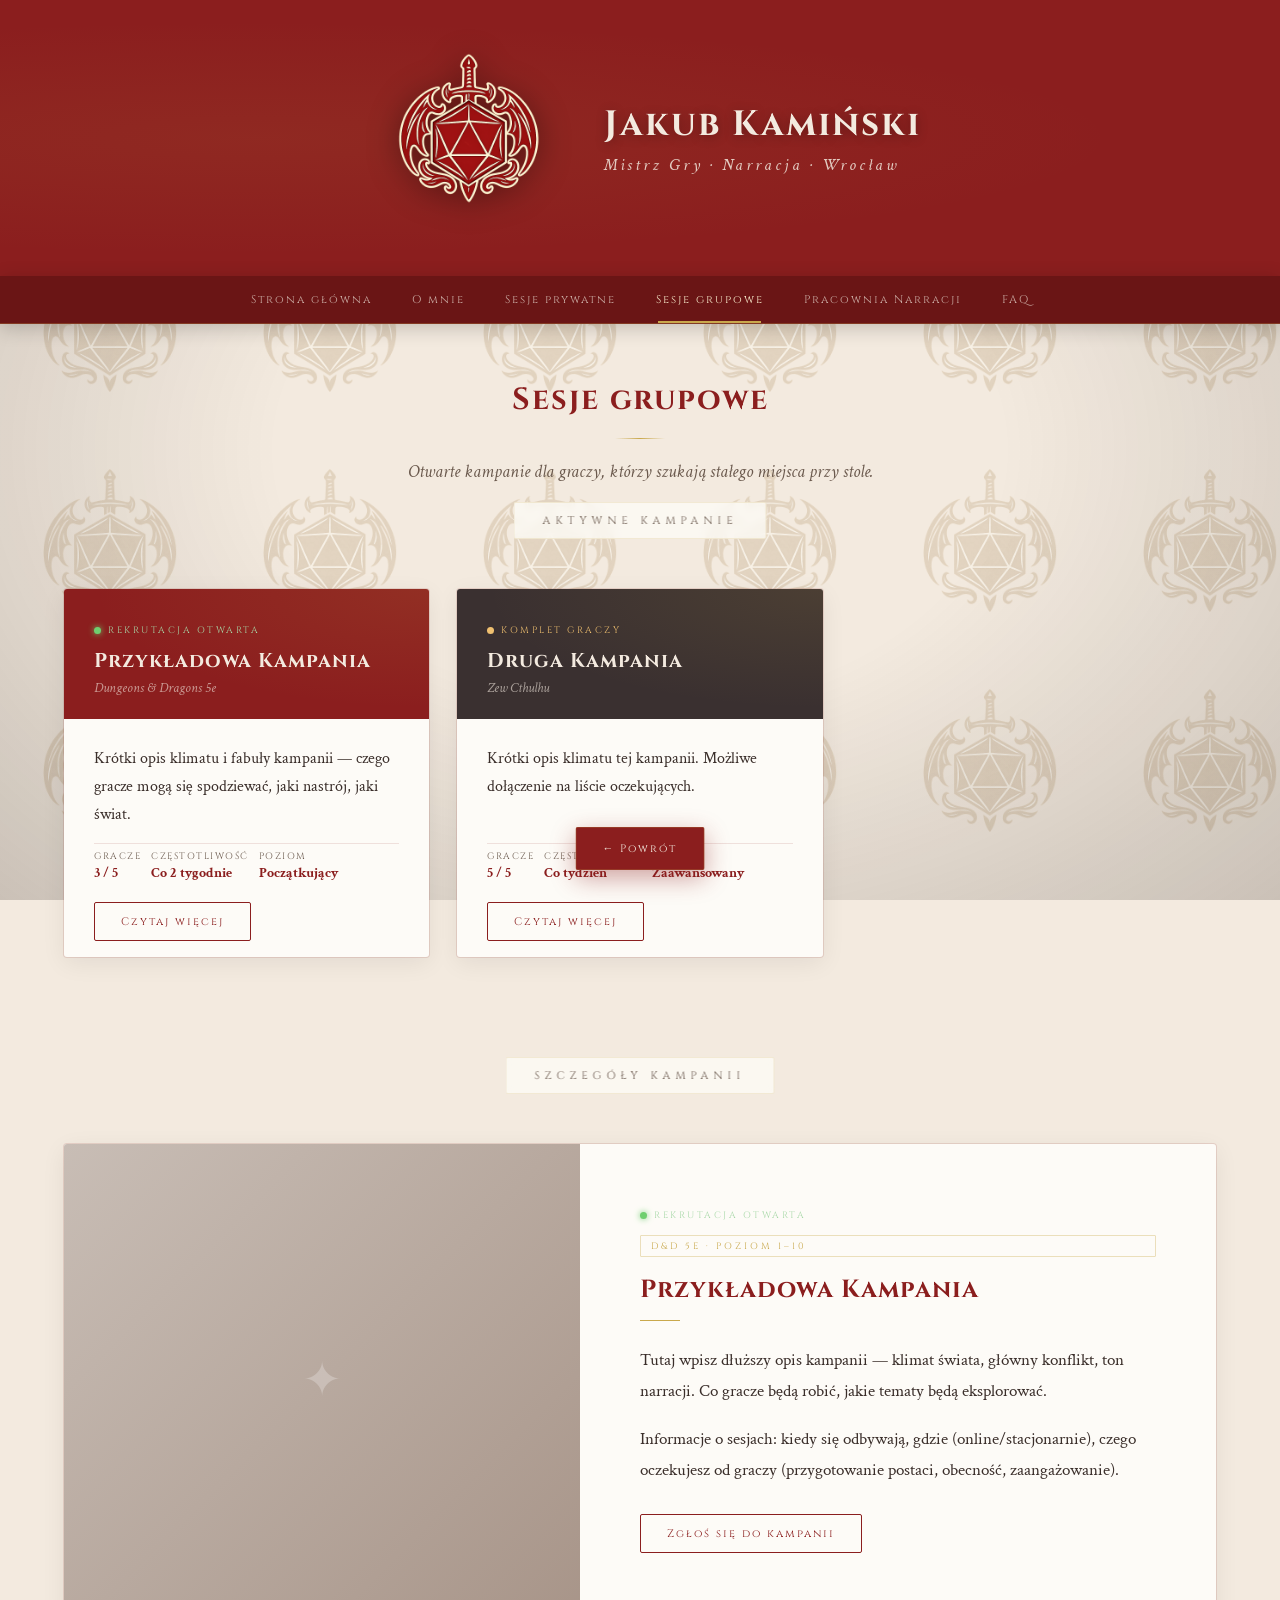
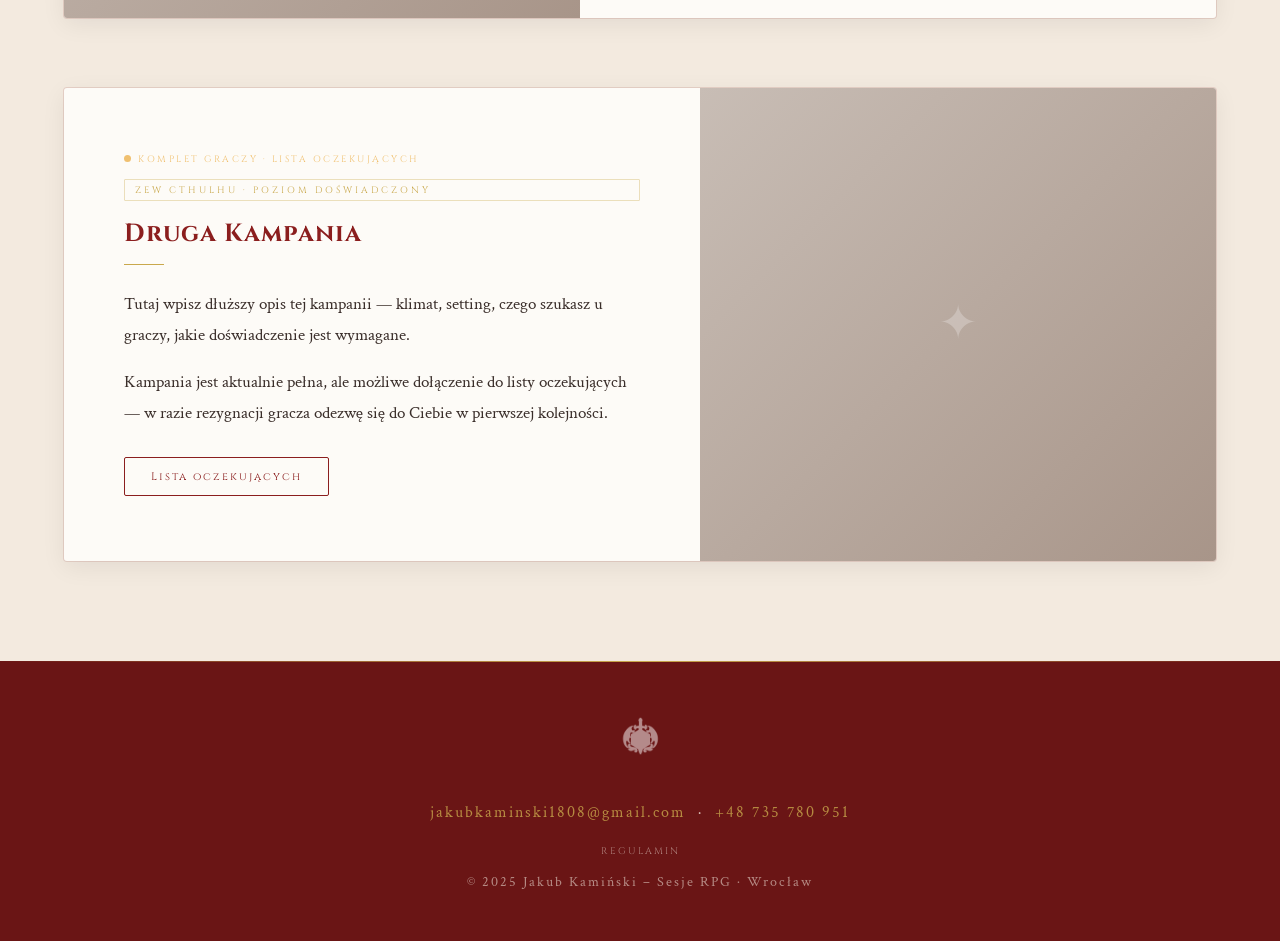
<file: sesje-grupowe.html>
<!DOCTYPE html>
<html lang="pl">
<head>
    <meta charset="UTF-8">
    <meta name="viewport" content="width=device-width, initial-scale=1.0">
    <title>Sesje grupowe – Jakub Kamiński</title>
    <link href="https://fonts.googleapis.com/css2?family=Cinzel:wght@400;600;700&family=Playfair+Display:ital,wght@0,400;0,600;1,400&family=Crimson+Text:ital,wght@0,400;0,600;1,400&display=swap" rel="stylesheet">
    <link rel="stylesheet" href="style.css">
</head>
<body>

<header>
    <div class="header-inner">
        <img src="logo-red.png" alt="Logo">
        <div class="title-group">
            <h1>Jakub Kamiński</h1>
            <p>Mistrz Gry · Narracja · Wrocław</p>
        </div>
    </div>
</header>

<nav>
    <div class="nav-inner">
        <a href="index.html">Strona główna</a>
        <a href="o-mnie.html">O mnie</a>
        <a href="sesje-prywatne.html">Sesje prywatne</a>
        <a href="sesje-grupowe.html" class="active">Sesje grupowe</a>
        <a href="pracownia-narracji.html">Pracownia Narracji</a>
        <a href="faq.html">FAQ</a>
    </div>
</nav>

<div class="page-header">
    <h2>Sesje grupowe</h2>
    <div class="page-header-divider"></div>
    <p>Otwarte kampanie dla graczy, którzy szukają stałego miejsca przy stole.</p>
</div>

<!-- LISTA KAMPANII -->
<section class="campaigns-section">
    <p class="section-title">Aktywne kampanie</p>

    <div class="campaigns-grid">

        <div class="campaign-card">
            <div class="campaign-card-header">
                <div class="campaign-status active">
                    <span class="status-dot"></span> Rekrutacja otwarta
                </div>
                <h3>Przykładowa Kampania</h3>
                <p class="campaign-system">Dungeons & Dragons 5e</p>
            </div>
            <div class="campaign-card-body">
                <p>Krótki opis klimatu i fabuły kampanii — czego gracze mogą się spodziewać, jaki nastrój, jaki świat.</p>
                <div class="campaign-meta">
                    <div class="campaign-meta-item">Gracze<strong>3 / 5</strong></div>
                    <div class="campaign-meta-item">Częstotliwość<strong>Co 2 tygodnie</strong></div>
                    <div class="campaign-meta-item">Poziom<strong>Początkujący</strong></div>
                </div>
            </div>
            <div class="campaign-card-footer">
                <a href="#kampania-1" class="button">Czytaj więcej</a>
            </div>
        </div>

        <div class="campaign-card is-closed">
            <div class="campaign-card-header">
                <div class="campaign-status full">
                    <span class="status-dot"></span> Komplet graczy
                </div>
                <h3>Druga Kampania</h3>
                <p class="campaign-system">Zew Cthulhu</p>
            </div>
            <div class="campaign-card-body">
                <p>Krótki opis klimatu tej kampanii. Możliwe dołączenie na liście oczekujących.</p>
                <div class="campaign-meta">
                    <div class="campaign-meta-item">Gracze<strong>5 / 5</strong></div>
                    <div class="campaign-meta-item">Częstotliwość<strong>Co tydzień</strong></div>
                    <div class="campaign-meta-item">Poziom<strong>Zaawansowany</strong></div>
                </div>
            </div>
            <div class="campaign-card-footer">
                <a href="#kampania-2" class="button">Czytaj więcej</a>
            </div>
        </div>

    </div>
</section>

<!-- SZCZEGÓŁY KAMPANII -->
<section class="about-section">
    <p class="section-title">Szczegóły kampanii</p>

    <div class="about-block" id="kampania-1">
        <div class="image-placeholder"></div>
        <div class="about-content">
            <div class="campaign-status active" style="margin-bottom: 14px;">
                <span class="status-dot"></span> Rekrutacja otwarta
            </div>
            <span class="content-tag">D&D 5e · Poziom 1–10</span>
            <h2>Przykładowa Kampania</h2>
            <p>
                Tutaj wpisz dłuższy opis kampanii — klimat świata, główny konflikt,
                ton narracji. Co gracze będą robić, jakie tematy będą eksplorować.
            </p>
            <p>
                Informacje o sesjach: kiedy się odbywają, gdzie (online/stacjonarnie),
                czego oczekujesz od graczy (przygotowanie postaci, obecność, zaangażowanie).
            </p>
            <a href="mailto:jakubkaminski1808@gmail.com?subject=Zgłoszenie: Przykładowa Kampania" class="button">Zgłoś się do kampanii</a>
        </div>
    </div>

    <div class="about-block reverse" id="kampania-2">
        <div class="image-placeholder"></div>
        <div class="about-content">
            <div class="campaign-status full" style="margin-bottom: 14px;">
                <span class="status-dot"></span> Komplet graczy · Lista oczekujących
            </div>
            <span class="content-tag">Zew Cthulhu · Poziom doświadczony</span>
            <h2>Druga Kampania</h2>
            <p>
                Tutaj wpisz dłuższy opis tej kampanii — klimat, setting, czego szukasz
                u graczy, jakie doświadczenie jest wymagane.
            </p>
            <p>
                Kampania jest aktualnie pełna, ale możliwe dołączenie do listy oczekujących
                — w razie rezygnacji gracza odezwę się do Ciebie w pierwszej kolejności.
            </p>
            <a href="mailto:jakubkaminski1808@gmail.com?subject=Lista oczekujących: Druga Kampania" class="button">Lista oczekujących</a>
        </div>
    </div>

</section>

<footer>
    <div class="footer-inner">
        <img src="logo-red.png" alt="Logo" class="footer-logo">
        <p class="footer-contact">
            <a href="mailto:jakubkaminski1808@gmail.com">jakubkaminski1808@gmail.com</a>
            &nbsp;·&nbsp;
            <a href="tel:+48735780951">+48 735 780 951</a>
        </p>
        <div class="footer-links">
            <a href="regulamin.html">Regulamin</a>
        </div>
        <p>© 2025 Jakub Kamiński – Sesje RPG · Wrocław</p>
    </div>
</footer>

<a href="index.html" class="back-button">← Powrót</a>

</body>
</html>
</file>
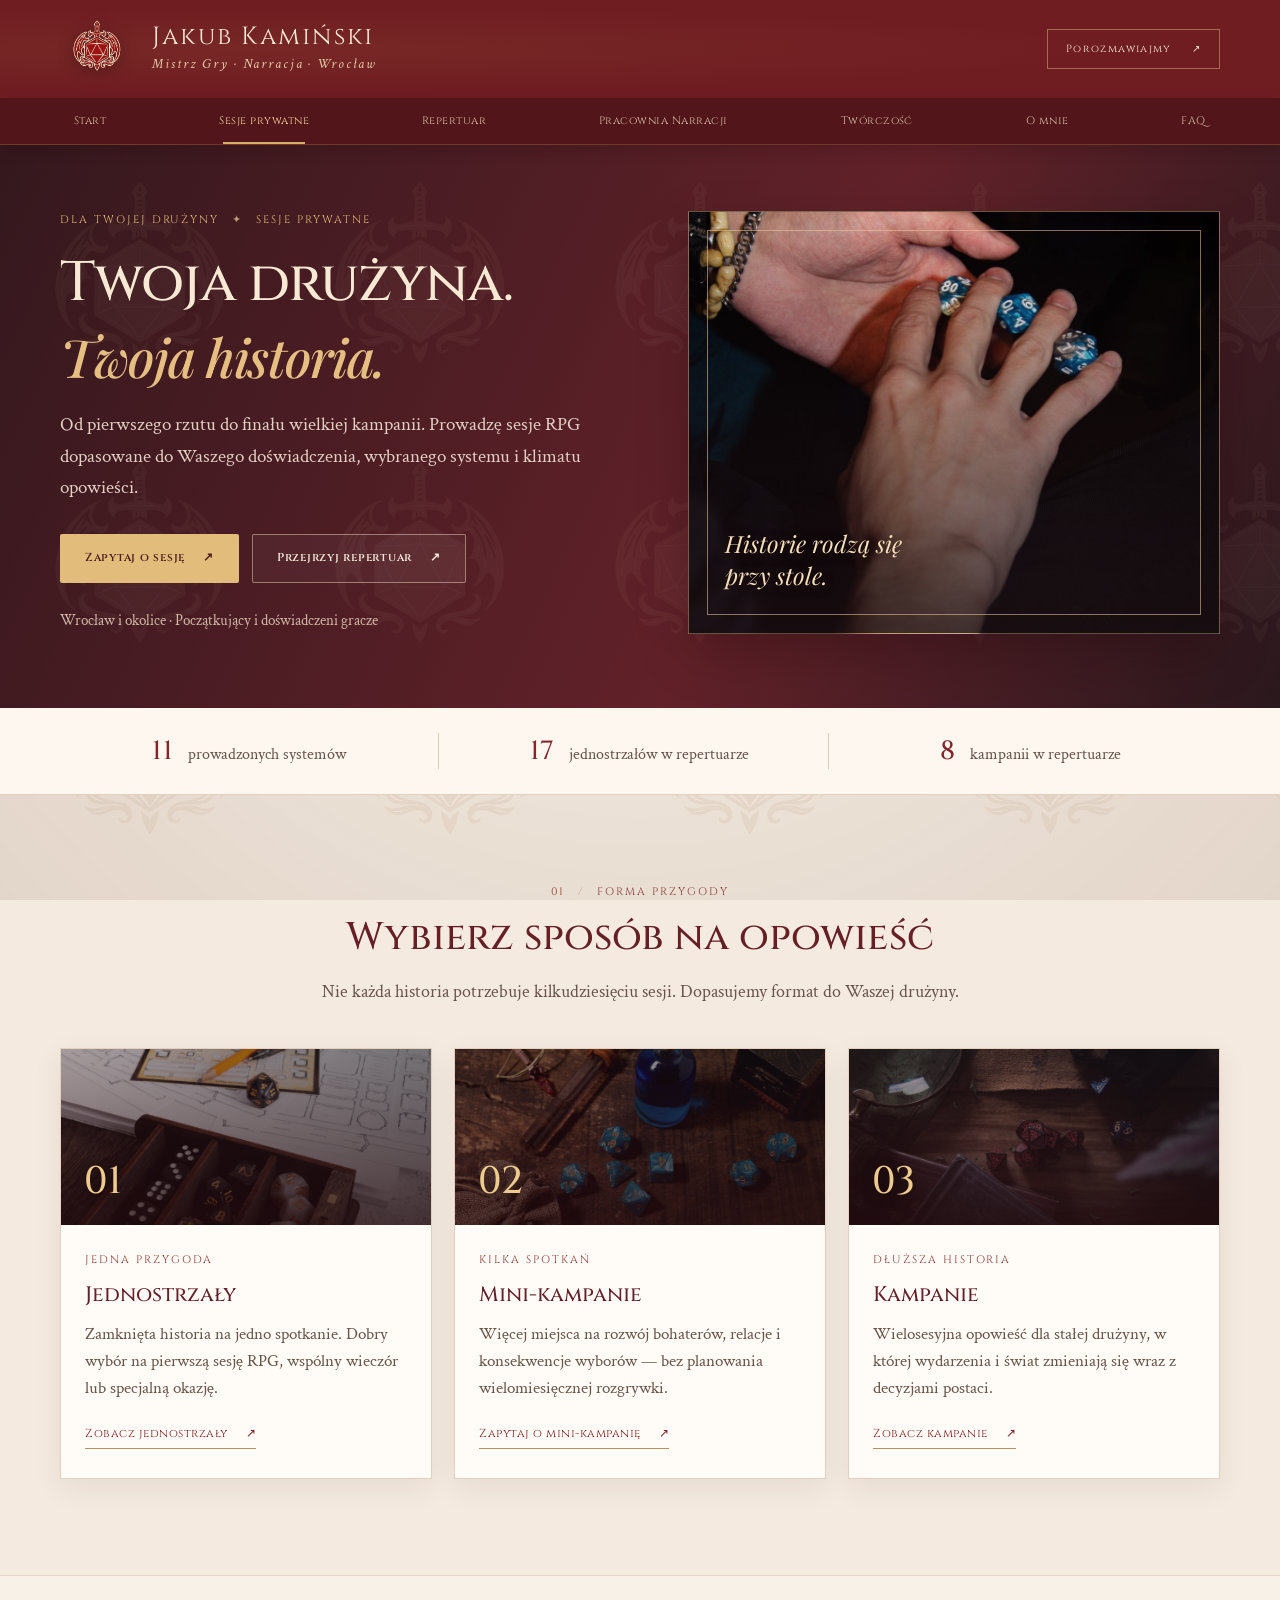
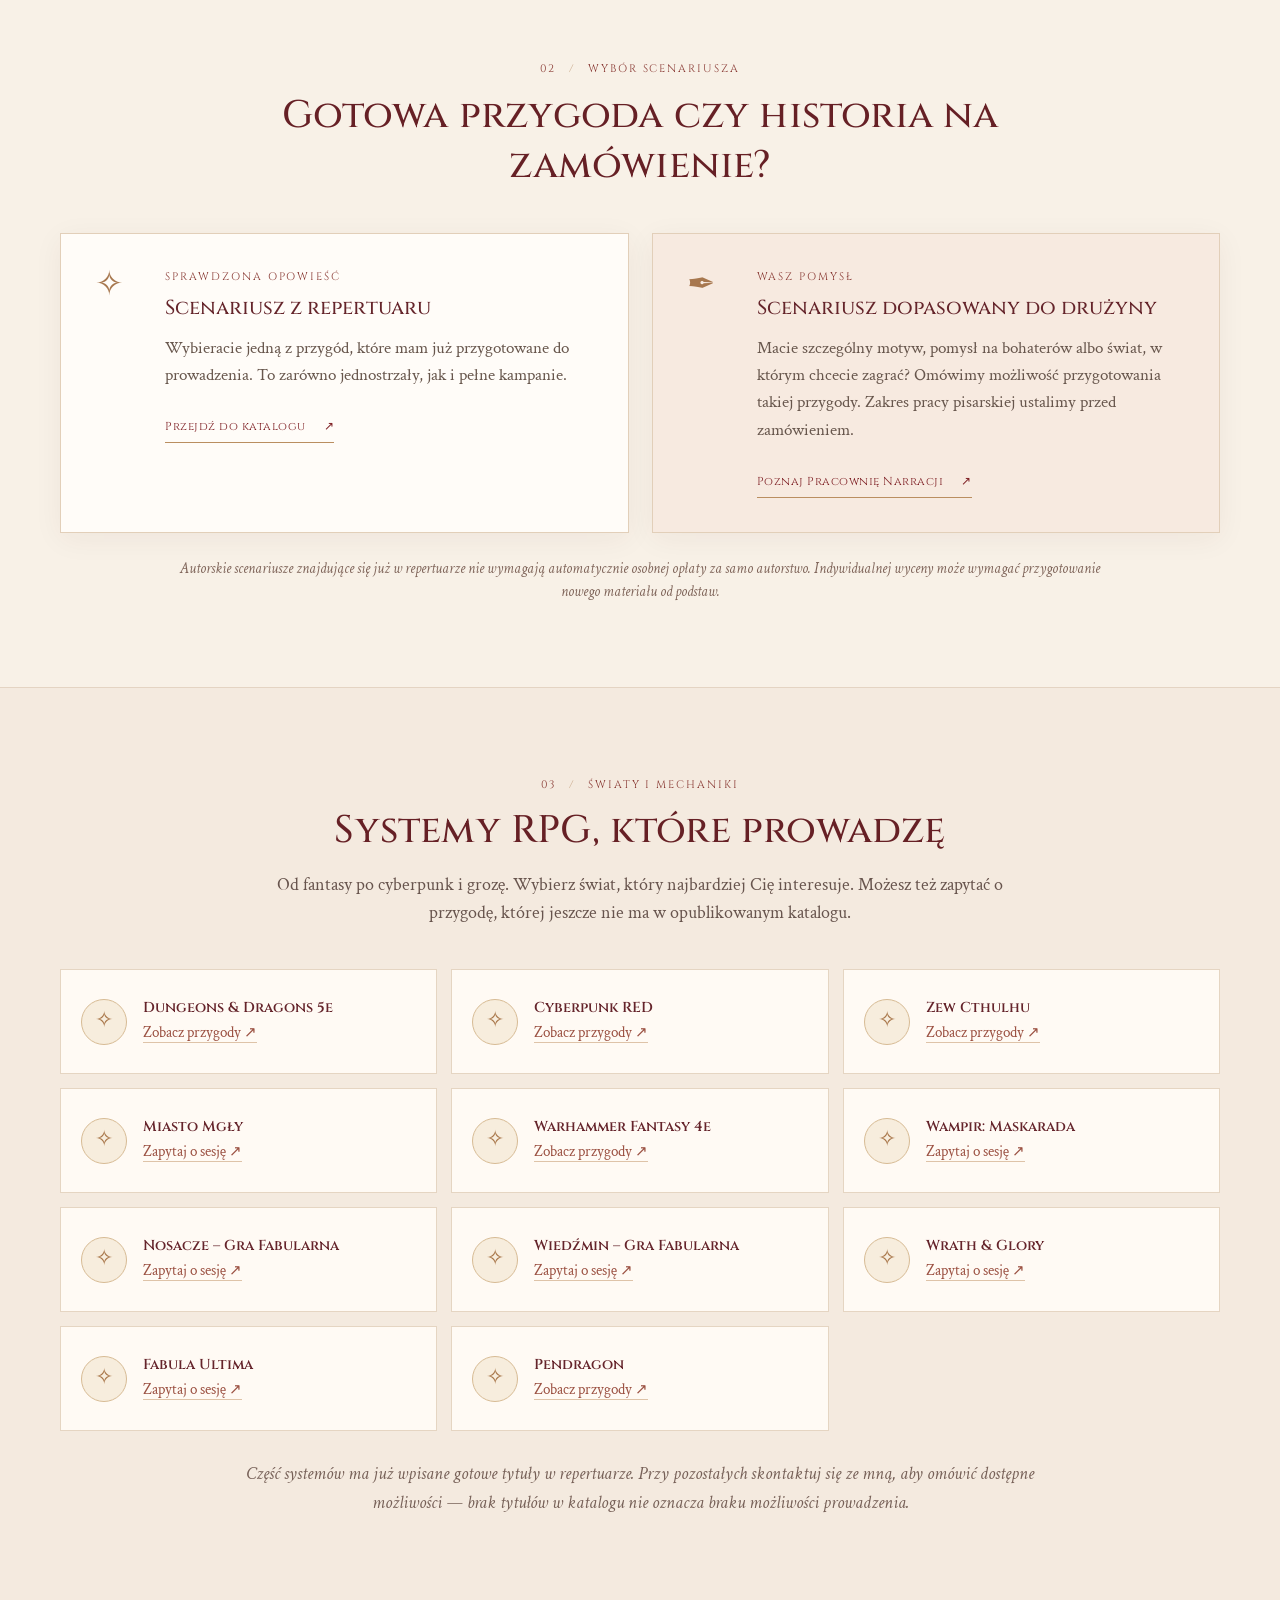
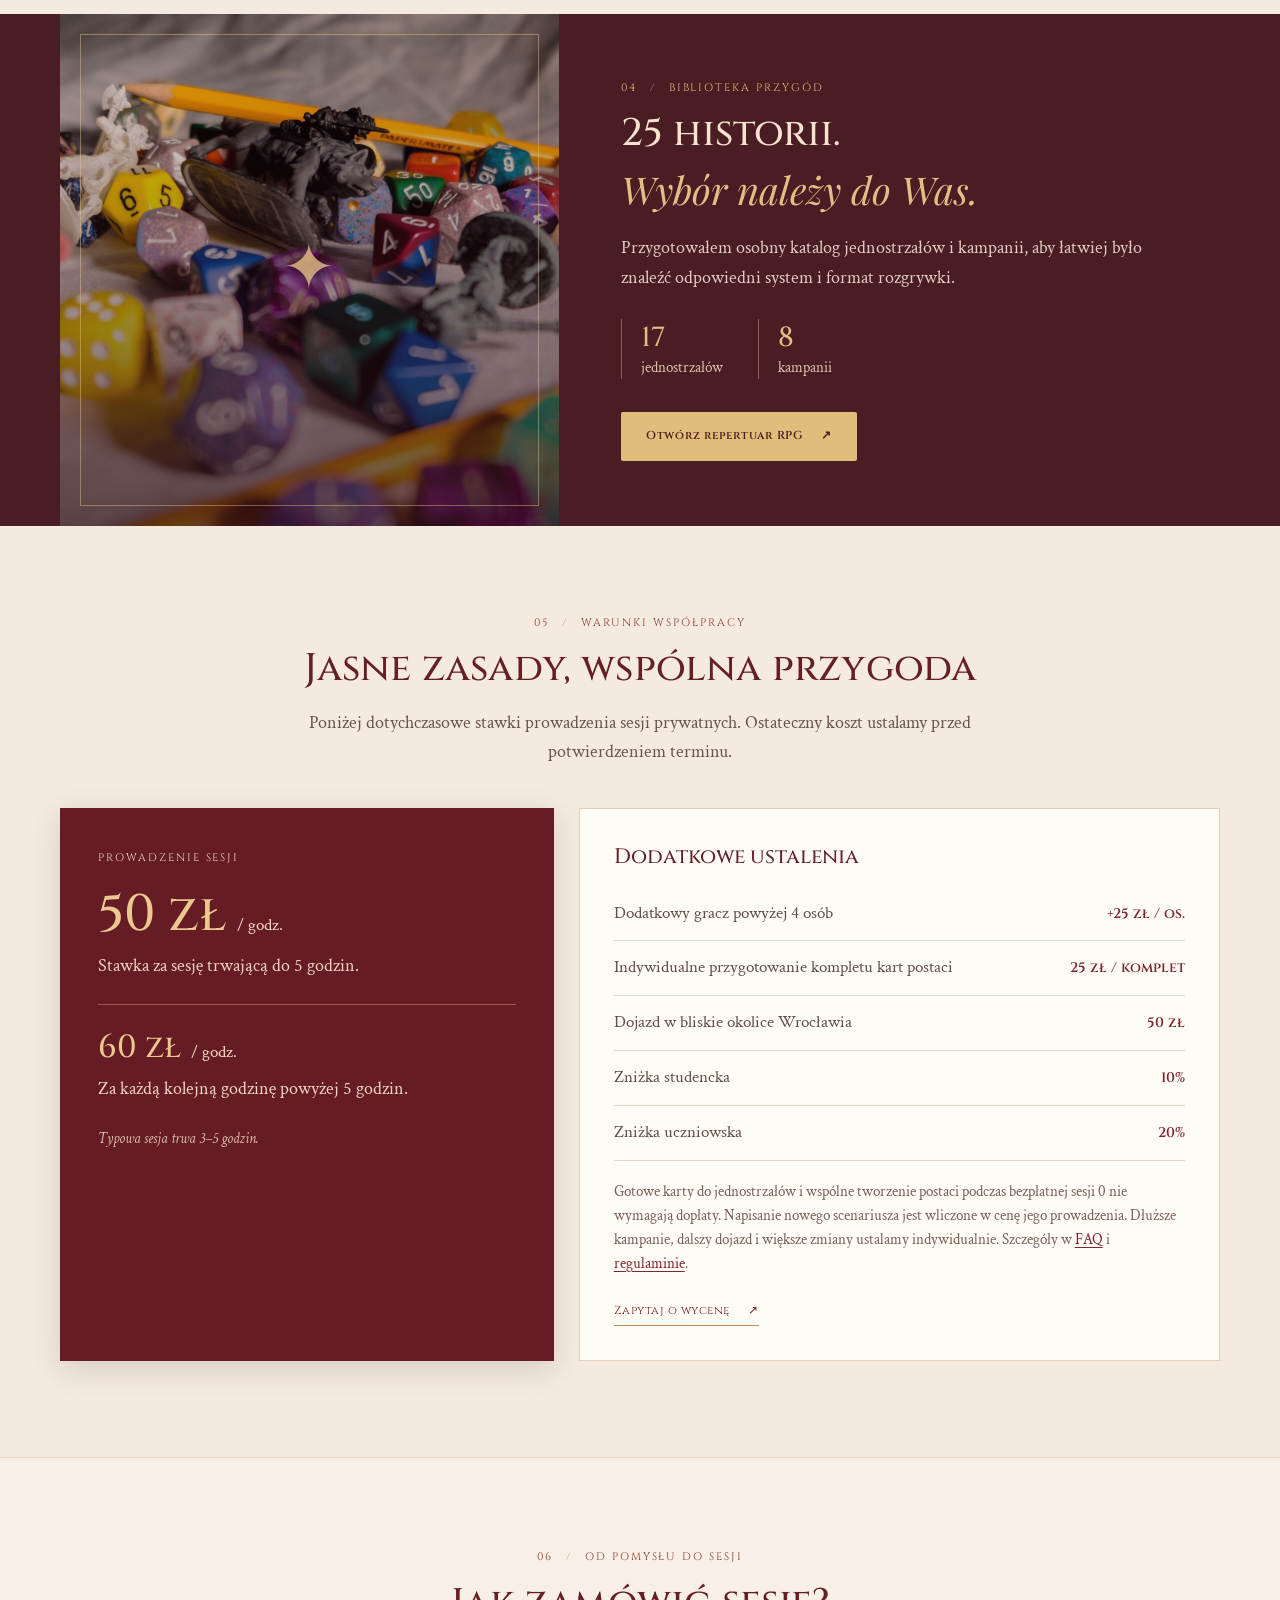
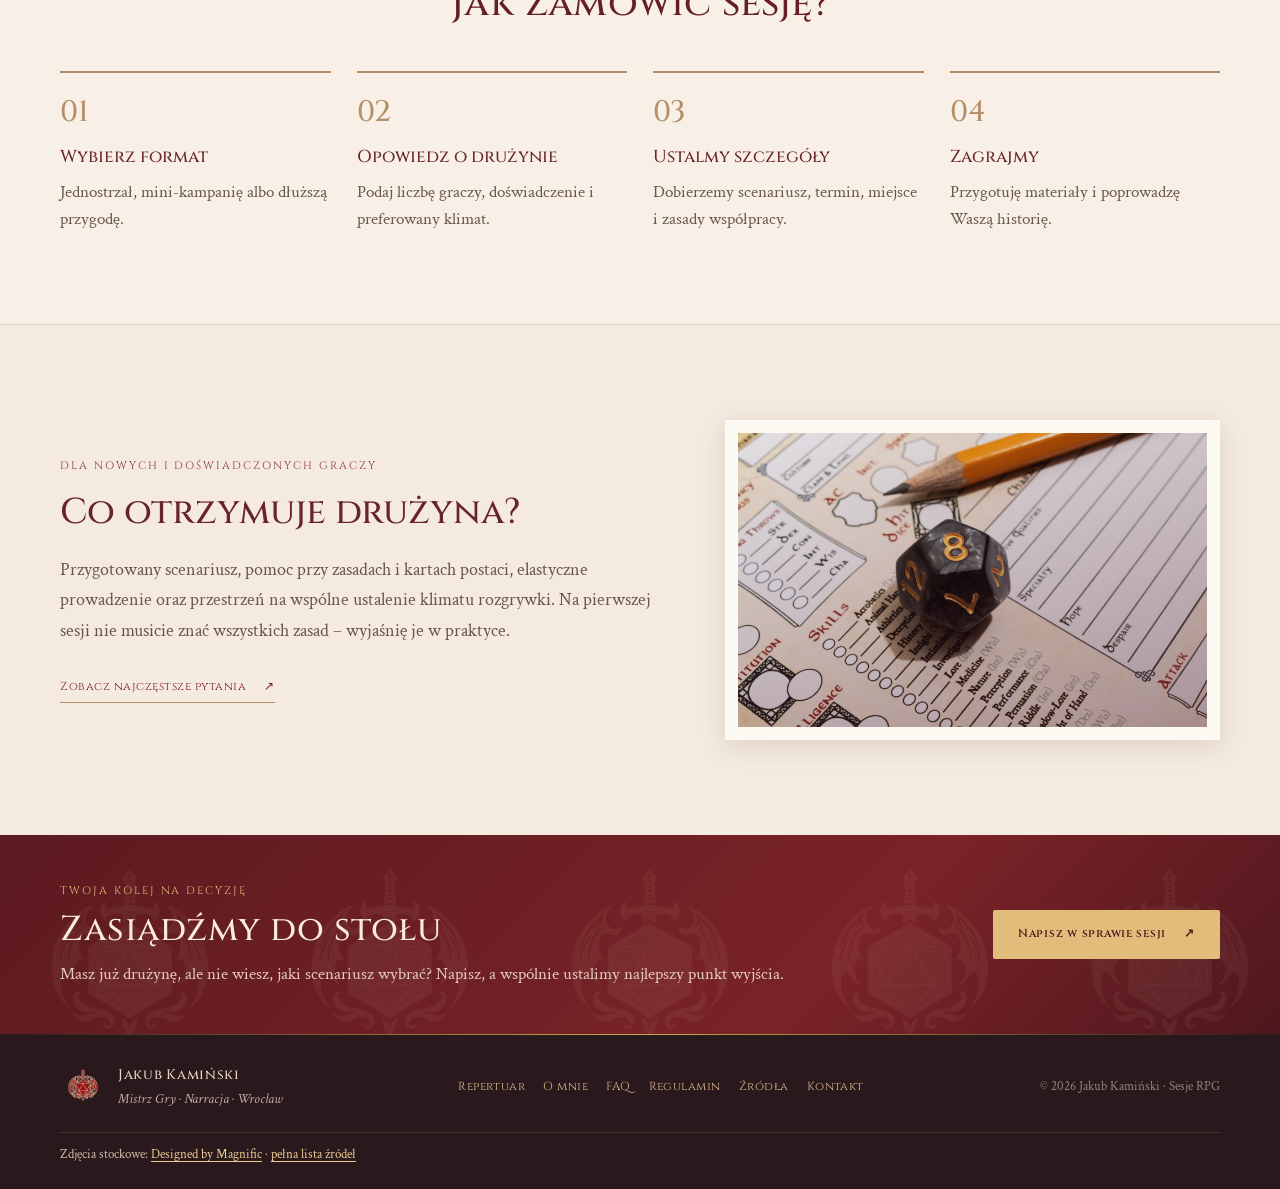
<file: sesje-prywatne.html>
<!DOCTYPE html>
<html lang="pl">
<head>
  <meta charset="UTF-8">
  <meta name="viewport" content="width=device-width, initial-scale=1">
  <meta name="theme-color" content="#63191d">
  <meta name="description" content="Sesje RPG dla prywatnych drużyn we Wrocławiu. 11 systemów, gotowe jednostrzały i kampanie oraz przygody na zamówienie. Sprawdź cennik i repertuar Jakuba Kamińskiego.">
  <meta property="og:type" content="website">
  <meta property="og:locale" content="pl_PL">
  <meta property="og:title" content="Sesje prywatne RPG | Jakub Kamiński">
  <meta property="og:description" content="Jednostrzały, mini-kampanie i kampanie dla Twojej drużyny. Poznaj systemy RPG, repertuar i cennik prowadzenia.">
  <meta property="og:image" content="logo-red.png">
  <title>Sesje prywatne RPG we Wrocławiu | Jakub Kamiński</title>
  <link rel="icon" type="image/png" href="logo-red.png">
  <link rel="preconnect" href="https://fonts.googleapis.com">
  <link rel="preconnect" href="https://fonts.gstatic.com" crossorigin>
  <link href="https://fonts.googleapis.com/css2?family=Cinzel:wght@400;500;600;700&family=Playfair+Display:ital,wght@0,400;0,500;0,600;1,400;1,500&family=Crimson+Text:ital,wght@0,400;0,600;1,400&display=swap" rel="stylesheet">
  <link rel="stylesheet" href="style.css">
  <link rel="stylesheet" href="home.css">
  <link rel="stylesheet" href="private.css">
</head>
<body class="home-page private-page">
  <a class="skip-link" href="#tresc">Przejdź do treści</a>
  <header class="site-header">
    <div class="site-header__inner">
      <a href="index.html" class="site-brand" aria-label="Jakub Kamiński — strona główna">
        <img src="logo-red.png" width="74" height="74" alt="" decoding="async">
        <span class="site-brand__text"><span class="site-brand__name">Jakub Kamiński</span><span class="site-brand__subtitle">Mistrz Gry · Narracja · Wrocław</span></span>
      </a>
      <a class="header-contact" href="mailto:jakubkaminski1808@gmail.com?subject=Zapytanie%20o%20sesj%C4%99%20RPG">Porozmawiajmy <span aria-hidden="true">↗</span></a>
    </div>
  </header>
  <nav class="site-nav" aria-label="Nawigacja główna">
    <div class="site-nav__desktop"><a href="index.html">Start</a>
<a href="sesje-prywatne.html" class="is-current" aria-current="page">Sesje prywatne</a>
<a href="repertuar.html">Repertuar</a>

<a href="pracownia-narracji.html">Pracownia Narracji</a>
<a href="tworczosc.html">Twórczość</a>
<a href="o-mnie.html">O mnie</a>
<a href="faq.html">FAQ</a></div>
    <details class="site-nav__mobile">
      <summary>Menu <span class="site-nav__menu-icon" aria-hidden="true"><span></span><span></span><span></span></span></summary>
      <div class="site-nav__mobile-links"><a href="index.html">Start</a>
<a href="sesje-prywatne.html" aria-current="page">Sesje prywatne</a>
<a href="repertuar.html">Repertuar</a>

<a href="pracownia-narracji.html">Pracownia Narracji</a>
<a href="tworczosc.html">Twórczość</a>
<a href="o-mnie.html">O mnie</a>
<a href="faq.html">FAQ</a></div>
    </details>
  </nav>
  <main id="tresc">
    <section class="private-hero" aria-labelledby="private-title">
      <div class="layout-wrap private-hero__inner">
        <div class="private-hero__copy">
          <p class="eyebrow eyebrow--light">Dla Twojej drużyny <span aria-hidden="true">✦</span> Sesje prywatne</p>
          <h1 id="private-title">Twoja drużyna.<em>Twoja historia.</em></h1>
          <p>Od pierwszego rzutu do finału wielkiej kampanii. Prowadzę sesje RPG dopasowane do Waszego doświadczenia, wybranego systemu i klimatu opowieści.</p>
          <div class="private-actions">
            <a class="home-button home-button--gold" href="mailto:jakubkaminski1808@gmail.com?subject=Chc%C4%99%20zam%C3%B3wi%C4%87%20prywatn%C4%85%20sesj%C4%99%20RPG">Zapytaj o sesję <span aria-hidden="true">↗</span></a>
            <a class="home-button home-button--light-outline" href="repertuar.html">Przejrzyj repertuar <span aria-hidden="true">↗</span></a>
          </div>
          <p class="private-hero__meta">Wrocław i okolice · Początkujący i doświadczeni gracze</p>
        </div>
        <div class="private-hero__art" role="img" aria-label="Zdjęcie stołu do gier fabularnych z akcesoriami do RPG">
          <span class="private-hero__border" aria-hidden="true"></span>
          <span class="private-hero__art-title" aria-hidden="true">Historie rodzą się <em>przy stole.</em></span>
        </div>
      </div>
    </section>
    <div class="private-facts" aria-label="Oferta w liczbach"><div class="layout-wrap private-facts__grid"><div><strong>11</strong><span>prowadzonych systemów</span></div><div><strong>17</strong><span>jednostrzałów w repertuarze</span></div><div><strong>8</strong><span>kampanii w repertuarze</span></div></div></div>
    <section id="formaty" class="private-section layout-wrap" aria-labelledby="formats-title">
      <div class="private-section-heading"><p class="eyebrow">01 <span aria-hidden="true">/</span> Forma przygody</p><h2 id="formats-title">Wybierz sposób na opowieść</h2><p>Nie każda historia potrzebuje kilkudziesięciu sesji. Dopasujemy format do Waszej drużyny.</p></div>
      <div class="private-format-grid">
        <article class="private-format-card"><div class="private-format-card__visual private-format-card__visual--one"><span>01</span></div><div class="private-format-card__body"><p class="mini-label">Jedna przygoda</p><h3>Jednostrzały</h3><p>Zamknięta historia na jedno spotkanie. Dobry wybór na pierwszą sesję RPG, wspólny wieczór lub specjalną okazję.</p><a class="text-link" href="repertuar.html?rodzaj=one">Zobacz jednostrzały <span aria-hidden="true">↗</span></a></div></article>
        <article class="private-format-card"><div class="private-format-card__visual private-format-card__visual--mini"><span>02</span></div><div class="private-format-card__body"><p class="mini-label">Kilka spotkań</p><h3>Mini-kampanie</h3><p>Więcej miejsca na rozwój bohaterów, relacje i konsekwencje wyborów — bez planowania wielomiesięcznej rozgrywki.</p><a class="text-link" href="mailto:jakubkaminski1808@gmail.com?subject=Zapytanie%20o%20mini-kampani%C4%99%20RPG">Zapytaj o mini-kampanię <span aria-hidden="true">↗</span></a></div></article>
        <article class="private-format-card"><div class="private-format-card__visual private-format-card__visual--campaign"><span>03</span></div><div class="private-format-card__body"><p class="mini-label">Dłuższa historia</p><h3>Kampanie</h3><p>Wielosesyjna opowieść dla stałej drużyny, w której wydarzenia i świat zmieniają się wraz z decyzjami postaci.</p><a class="text-link" href="repertuar.html?rodzaj=campaign">Zobacz kampanie <span aria-hidden="true">↗</span></a></div></article>
      </div>
    </section>
    <section class="private-options" aria-labelledby="options-title"><div class="layout-wrap"><div class="private-section-heading"><p class="eyebrow">02 <span aria-hidden="true">/</span> Wybór scenariusza</p><h2 id="options-title">Gotowa przygoda czy historia na zamówienie?</h2></div>
      <div class="private-options__grid">
        <article class="private-option"><span class="private-option__symbol" aria-hidden="true">✧</span><div><p class="mini-label">Sprawdzona opowieść</p><h3>Scenariusz z repertuaru</h3><p>Wybieracie jedną z przygód, które mam już przygotowane do prowadzenia. To zarówno jednostrzały, jak i pełne kampanie.</p><a class="text-link" href="repertuar.html">Przejdź do katalogu <span aria-hidden="true">↗</span></a></div></article>
        <article class="private-option private-option--custom"><span class="private-option__symbol" aria-hidden="true">✒</span><div><p class="mini-label">Wasz pomysł</p><h3>Scenariusz dopasowany do drużyny</h3><p>Macie szczególny motyw, pomysł na bohaterów albo świat, w którym chcecie zagrać? Omówimy możliwość przygotowania takiej przygody. Zakres pracy pisarskiej ustalimy przed zamówieniem.</p><a class="text-link" href="pracownia-narracji.html">Poznaj Pracownię Narracji <span aria-hidden="true">↗</span></a></div></article>
      </div>
      <p class="private-options__note">Autorskie scenariusze znajdujące się już w repertuarze nie wymagają automatycznie osobnej opłaty za samo autorstwo. Indywidualnej wyceny może wymagać przygotowanie nowego materiału od podstaw.</p>
    </div></section>
    <section class="private-section private-systems layout-wrap" id="systemy" aria-labelledby="systems-title">
      <div class="private-section-heading"><p class="eyebrow">03 <span aria-hidden="true">/</span> Światy i mechaniki</p><h2 id="systems-title">Systemy RPG, które prowadzę</h2><p>Od fantasy po cyberpunk i grozę. Wybierz świat, który najbardziej Cię interesuje. Możesz też zapytać o przygodę, której jeszcze nie ma w opublikowanym katalogu.</p></div>
      <div class="private-systems__grid"><article class="private-system">
      <div class="private-system__crest" aria-hidden="true">✧</div>
      <div class="private-system__info"><h3>Dungeons &amp; Dragons 5e</h3><a href="repertuar.html#dnd">Zobacz przygody <span aria-hidden="true">↗</span></a></div>
    </article>
<article class="private-system">
      <div class="private-system__crest" aria-hidden="true">✧</div>
      <div class="private-system__info"><h3>Cyberpunk RED</h3><a href="repertuar.html#cyberpunk">Zobacz przygody <span aria-hidden="true">↗</span></a></div>
    </article>
<article class="private-system">
      <div class="private-system__crest" aria-hidden="true">✧</div>
      <div class="private-system__info"><h3>Zew Cthulhu</h3><a href="repertuar.html#cthulhu">Zobacz przygody <span aria-hidden="true">↗</span></a></div>
    </article>
<article class="private-system">
      <div class="private-system__crest" aria-hidden="true">✧</div>
      <div class="private-system__info"><h3>Miasto Mgły</h3><a href="mailto:jakubkaminski1808@gmail.com?subject=Sesja%20prywatna%20RPG%20%E2%80%93%20Miasto%20Mg%C5%82y">Zapytaj o sesję <span aria-hidden="true">↗</span></a></div>
    </article>
<article class="private-system">
      <div class="private-system__crest" aria-hidden="true">✧</div>
      <div class="private-system__info"><h3>Warhammer Fantasy 4e</h3><a href="repertuar.html#warhammer">Zobacz przygody <span aria-hidden="true">↗</span></a></div>
    </article>
<article class="private-system">
      <div class="private-system__crest" aria-hidden="true">✧</div>
      <div class="private-system__info"><h3>Wampir: Maskarada</h3><a href="mailto:jakubkaminski1808@gmail.com?subject=Sesja%20prywatna%20RPG%20%E2%80%93%20Wampir%3A%20Maskarada">Zapytaj o sesję <span aria-hidden="true">↗</span></a></div>
    </article>
<article class="private-system">
      <div class="private-system__crest" aria-hidden="true">✧</div>
      <div class="private-system__info"><h3>Nosacze – Gra Fabularna</h3><a href="mailto:jakubkaminski1808@gmail.com?subject=Sesja%20prywatna%20RPG%20%E2%80%93%20Nosacze">Zapytaj o sesję <span aria-hidden="true">↗</span></a></div>
    </article>
<article class="private-system">
      <div class="private-system__crest" aria-hidden="true">✧</div>
      <div class="private-system__info"><h3>Wiedźmin – Gra Fabularna</h3><a href="mailto:jakubkaminski1808@gmail.com?subject=Sesja%20prywatna%20RPG%20%E2%80%93%20Wied%C5%BAmin">Zapytaj o sesję <span aria-hidden="true">↗</span></a></div>
    </article>
<article class="private-system">
      <div class="private-system__crest" aria-hidden="true">✧</div>
      <div class="private-system__info"><h3>Wrath &amp; Glory</h3><a href="mailto:jakubkaminski1808@gmail.com?subject=Sesja%20prywatna%20RPG%20%E2%80%93%20Wrath%20%26%20Glory">Zapytaj o sesję <span aria-hidden="true">↗</span></a></div>
    </article>
<article class="private-system">
      <div class="private-system__crest" aria-hidden="true">✧</div>
      <div class="private-system__info"><h3>Fabula Ultima</h3><a href="mailto:jakubkaminski1808@gmail.com?subject=Sesja%20prywatna%20RPG%20%E2%80%93%20Fabula%20Ultima">Zapytaj o sesję <span aria-hidden="true">↗</span></a></div>
    </article>
<article class="private-system">
      <div class="private-system__crest" aria-hidden="true">✧</div>
      <div class="private-system__info"><h3>Pendragon</h3><a href="repertuar.html#pendragon">Zobacz przygody <span aria-hidden="true">↗</span></a></div>
    </article></div>
      <p class="private-systems__foot">Część systemów ma już wpisane gotowe tytuły w repertuarze. Przy pozostałych skontaktuj się ze mną, aby omówić dostępne możliwości — brak tytułów w katalogu nie oznacza braku możliwości prowadzenia.</p>
    </section>
    <section class="private-library" aria-labelledby="library-title"><div class="layout-wrap private-library__grid"><div class="private-library__photo" aria-hidden="true"><span>✦</span></div><div class="private-library__content"><p class="eyebrow eyebrow--light">04 <span aria-hidden="true">/</span> Biblioteka przygód</p><h2 id="library-title">25 historii. <em>Wybór należy do Was.</em></h2><p>Przygotowałem osobny katalog jednostrzałów i kampanii, aby łatwiej było znaleźć odpowiedni system i format rozgrywki.</p><div class="private-library__figures"><div><strong>17</strong><span>jednostrzałów</span></div><div><strong>8</strong><span>kampanii</span></div></div><a class="home-button home-button--gold" href="repertuar.html">Otwórz repertuar RPG <span aria-hidden="true">↗</span></a></div></div></section>
    <section id="cennik" class="private-section private-pricing layout-wrap" aria-labelledby="pricing-title">
      <div class="private-section-heading"><p class="eyebrow">05 <span aria-hidden="true">/</span> Warunki współpracy</p><h2 id="pricing-title">Jasne zasady, wspólna przygoda</h2><p>Poniżej dotychczasowe stawki prowadzenia sesji prywatnych. Ostateczny koszt ustalamy przed potwierdzeniem terminu.</p></div>
      <div class="private-pricing__grid">
        <article class="private-price-feature"><p class="mini-label mini-label--gold">Prowadzenie sesji</p><div class="private-price-feature__amount"><strong>50 zł</strong><span>/ godz.</span></div><p>Stawka za sesję trwającą do 5 godzin.</p><div class="private-price-feature__rule"></div><div class="private-price-feature__amount private-price-feature__amount--more"><strong>60 zł</strong><span>/ godz.</span></div><p>Za każdą kolejną godzinę powyżej 5 godzin.</p><small>Typowa sesja trwa 3–5 godzin.</small></article>
        <div class="private-pricing__extras"><h3>Dodatkowe ustalenia</h3><div class="private-extra"><span>Dodatkowy gracz powyżej 4 osób</span><strong>+25 zł / os.</strong></div><div class="private-extra"><span>Indywidualne przygotowanie kompletu kart postaci</span><strong>25 zł / komplet</strong></div><div class="private-extra"><span>Dojazd w bliskie okolice Wrocławia</span><strong>50 zł</strong></div><div class="private-extra"><span>Zniżka studencka</span><strong>10%</strong></div><div class="private-extra"><span>Zniżka uczniowska</span><strong>20%</strong></div><p class="private-pricing__note">Gotowe karty do jednostrzałów i wspólne tworzenie postaci podczas bezpłatnej sesji 0 nie wymagają dopłaty. Napisanie nowego scenariusza jest wliczone w cenę jego prowadzenia. Dłuższe kampanie, dalszy dojazd i większe zmiany ustalamy indywidualnie. Szczegóły w <a href="faq.html">FAQ</a> i <a href="regulamin.html">regulaminie</a>.</p><a class="text-link" href="mailto:jakubkaminski1808@gmail.com?subject=Pro%C5%9Bba%20o%20wycen%C4%99%20sesji%20prywatnej%20RPG">Zapytaj o wycenę <span aria-hidden="true">↗</span></a></div>
      </div>
    </section>
    <section class="private-process" aria-labelledby="process-title"><div class="layout-wrap"><div class="private-section-heading"><p class="eyebrow">06 <span aria-hidden="true">/</span> Od pomysłu do sesji</p><h2 id="process-title">Jak zamówić sesję?</h2></div><ol class="private-process__grid"><li><span>01</span><h3>Wybierz format</h3><p>Jednostrzał, mini-kampanię albo dłuższą przygodę.</p></li><li><span>02</span><h3>Opowiedz o drużynie</h3><p>Podaj liczbę graczy, doświadczenie i preferowany klimat.</p></li><li><span>03</span><h3>Ustalmy szczegóły</h3><p>Dobierzemy scenariusz, termin, miejsce i zasady współpracy.</p></li><li><span>04</span><h3>Zagrajmy</h3><p>Przygotuję materiały i poprowadzę Waszą historię.</p></li></ol></div></section>
    <section class="private-essentials layout-wrap" aria-labelledby="essentials-title"><div class="private-essentials__grid"><div><p class="eyebrow">Dla nowych i doświadczonych graczy</p><h2 id="essentials-title">Co otrzymuje drużyna?</h2><p>Przygotowany scenariusz, pomoc przy zasadach i kartach postaci, elastyczne prowadzenie oraz przestrzeń na wspólne ustalenie klimatu rozgrywki. Na pierwszej sesji nie musicie znać wszystkich zasad – wyjaśnię je w praktyce.</p><a class="text-link" href="faq.html">Zobacz najczęstsze pytania <span aria-hidden="true">↗</span></a></div><div class="private-essentials__photo" aria-hidden="true"></div></div></section>
    <section class="contact-banner" aria-labelledby="kontakt-title"><div class="layout-wrap contact-banner__inner"><div><p class="eyebrow eyebrow--light">Twoja kolej na decyzję</p><h2 id="kontakt-title">Zasiądźmy do stołu</h2><p>Masz już drużynę, ale nie wiesz, jaki scenariusz wybrać? Napisz, a wspólnie ustalimy najlepszy punkt wyjścia.</p></div><a class="home-button home-button--gold" href="mailto:jakubkaminski1808@gmail.com?subject=Zapytanie%20o%20prywatn%C4%85%20sesj%C4%99%20RPG">Napisz w sprawie sesji <span aria-hidden="true">↗</span></a></div></section>
  </main>
  <footer class="site-footer"><div class="layout-wrap site-footer__inner"><div class="site-footer__brand"><img src="logo-red.png" alt="" loading="lazy"><div><strong>Jakub Kamiński</strong><span>Mistrz Gry · Narracja · Wrocław</span></div></div><div class="site-footer__links"><a href="repertuar.html">Repertuar</a><a href="o-mnie.html">O mnie</a><a href="faq.html">FAQ</a><a href="regulamin.html">Regulamin</a><a href="zrodla-zdjec.html">Źródła</a><a href="mailto:jakubkaminski1808@gmail.com">Kontakt</a></div><p class="site-footer__copyright">© 2026 Jakub Kamiński · Sesje RPG</p><p class="site-footer__attribution">Zdjęcia stockowe: <a href="https://www.magnific.com/" target="_blank" rel="noopener noreferrer">Designed by Magnific</a> · <a href="zrodla-zdjec.html">pełna lista źródeł</a></p></div></footer>
</body>
</html>
</file>
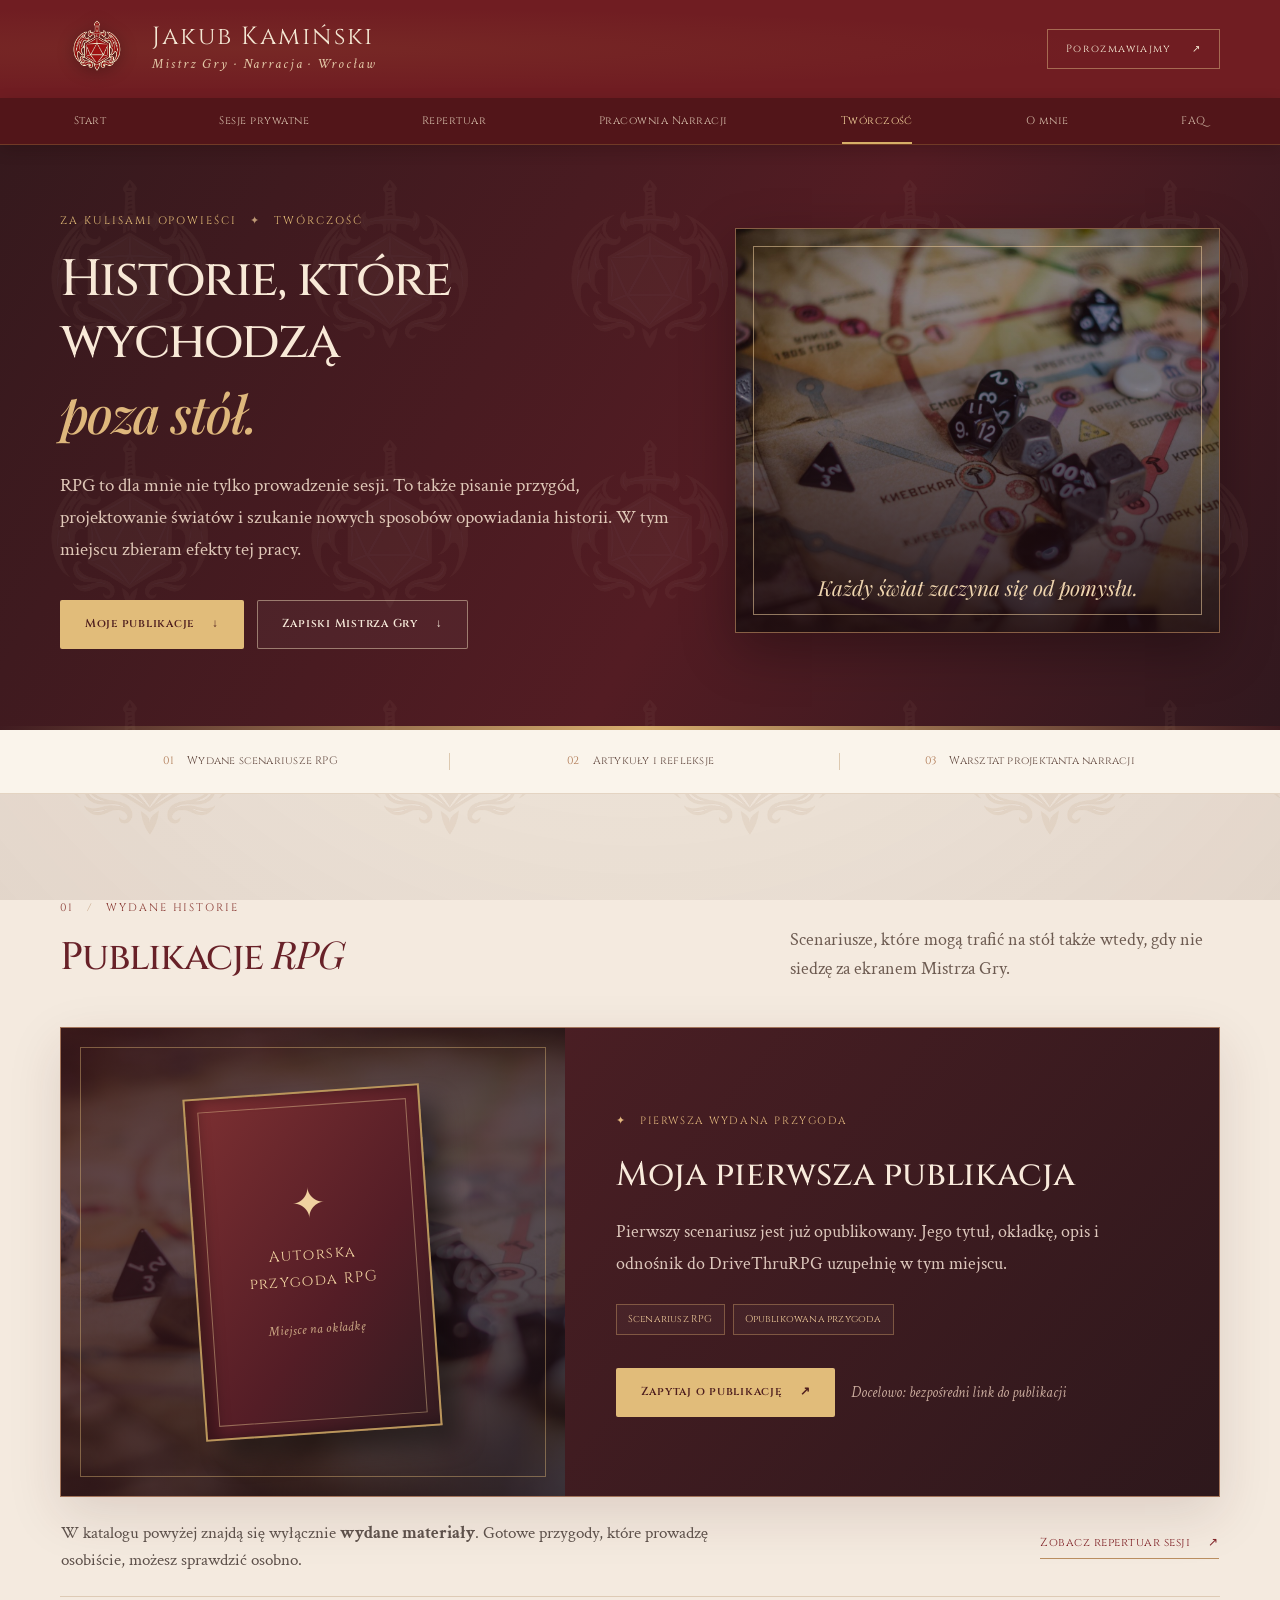
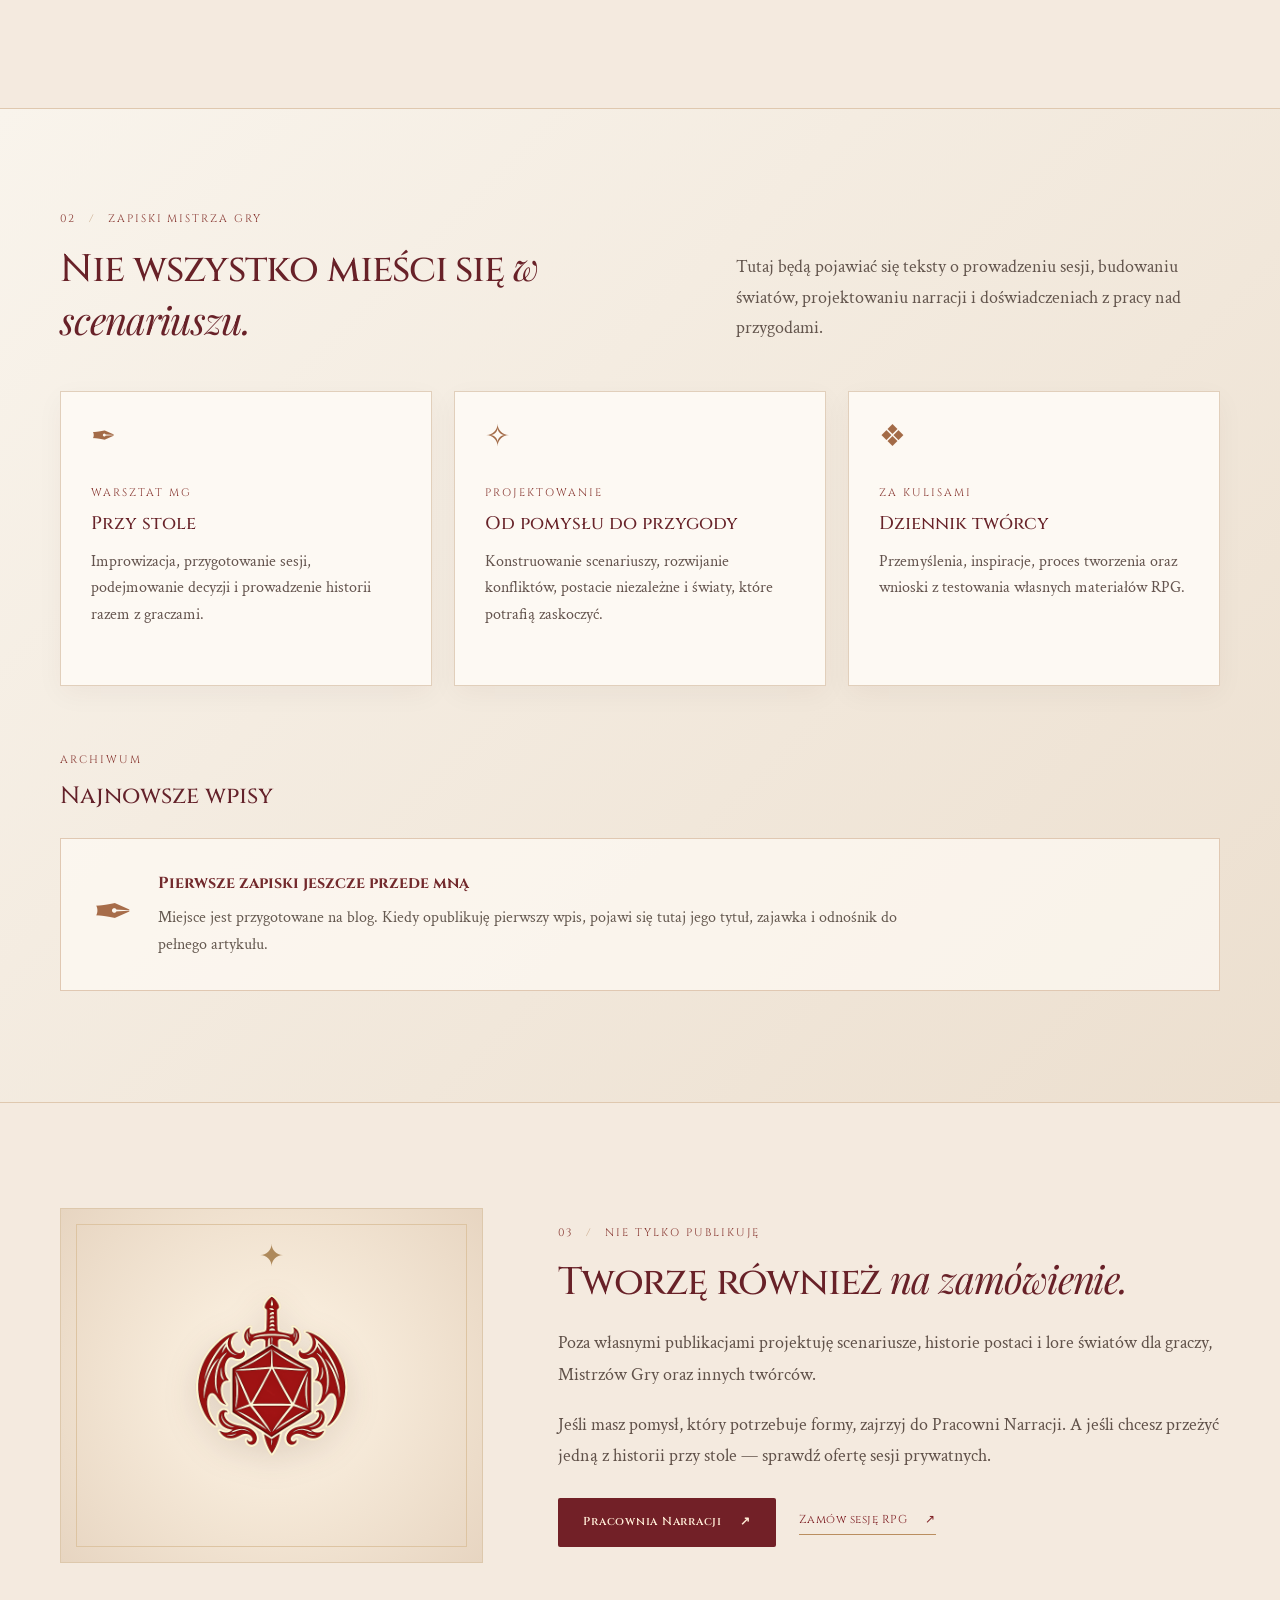
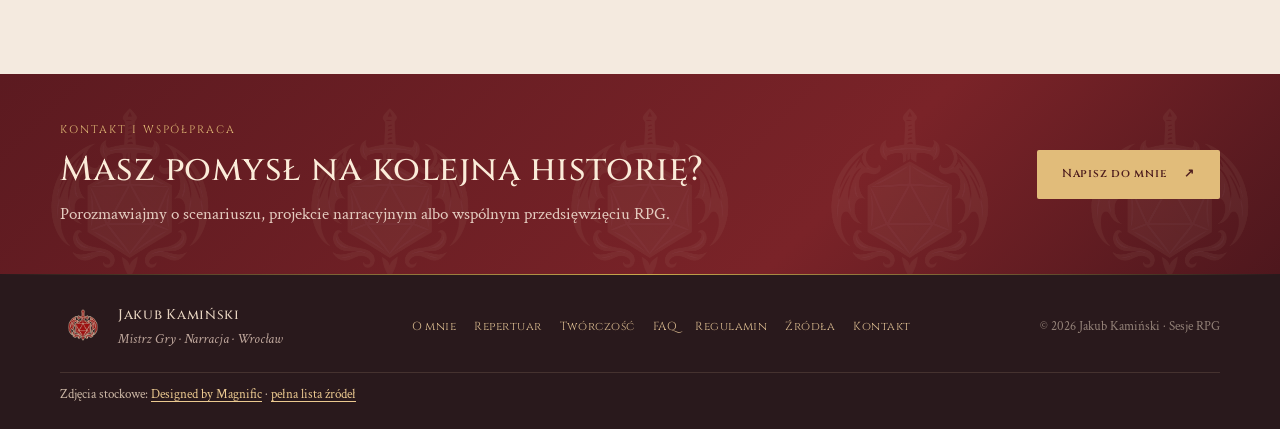
<file: tworczosc.html>
<!DOCTYPE html>
<html lang="pl">
<head>
  <meta charset="UTF-8">
  <meta name="viewport" content="width=device-width, initial-scale=1">
  <meta name="theme-color" content="#63191d">
  <meta name="description" content="Twórczość Jakuba Kamińskiego: wydane przygody RPG, autorskie scenariusze i Zapiski Mistrza Gry o narracji, improwizacji i projektowaniu światów.">
  <meta property="og:type" content="website">
  <meta property="og:locale" content="pl_PL">
  <meta property="og:title" content="Twórczość | Jakub Kamiński — autor przygód RPG">
  <meta property="og:description" content="Autorskie przygody i Zapiski Mistrza Gry. Światy, scenariusze i opowieści, które wychodzą poza stół.">
  <meta property="og:image" content="logo-red.png">
  <title>Twórczość — publikacje i Zapiski Mistrza Gry | Jakub Kamiński</title>
  <link rel="icon" type="image/png" href="logo-red.png">
  <link rel="preconnect" href="https://fonts.googleapis.com">
  <link rel="preconnect" href="https://fonts.gstatic.com" crossorigin>
  <link href="https://fonts.googleapis.com/css2?family=Cinzel:wght@400;500;600;700&family=Playfair+Display:ital,wght@0,400;0,500;0,600;1,400;1,500&family=Crimson+Text:ital,wght@0,400;0,600;1,400&display=swap" rel="stylesheet">
  <link rel="stylesheet" href="style.css">
  <link rel="stylesheet" href="home.css">
  <link rel="stylesheet" href="tworczosc.css">
  <script src="tworczosc-data.js" defer></script>
  <script src="tworczosc.js" defer></script>
</head>
<body class="home-page creation-page">
  <a class="skip-link" href="#tresc">Przejdź do treści</a>
  <header class="site-header">
    <div class="site-header__inner">
      <a href="index.html" class="site-brand" aria-label="Jakub Kamiński — strona główna">
        <img src="logo-red.png" width="74" height="74" alt="" decoding="async">
        <span class="site-brand__text"><span class="site-brand__name">Jakub Kamiński</span><span class="site-brand__subtitle">Mistrz Gry · Narracja · Wrocław</span></span>
      </a>
      <a class="header-contact" href="mailto:jakubkaminski1808@gmail.com?subject=Wsp%C3%B3%C5%82praca%20tw%C3%B3rcza">Porozmawiajmy <span aria-hidden="true">↗</span></a>
    </div>
  </header>
  <nav class="site-nav" aria-label="Nawigacja główna">
    <div class="site-nav__desktop">
      <a href="index.html">Start</a>
      <a href="sesje-prywatne.html">Sesje prywatne</a>
      <a href="repertuar.html">Repertuar</a>
      <a href="pracownia-narracji.html">Pracownia Narracji</a>
      <a class="is-current" aria-current="page" href="tworczosc.html">Twórczość</a>
      <a href="o-mnie.html">O mnie</a>
      <a href="faq.html">FAQ</a>
    </div>
    <details class="site-nav__mobile">
      <summary>Menu <span class="site-nav__menu-icon" aria-hidden="true"><span></span><span></span><span></span></span></summary>
      <div class="site-nav__mobile-links">
        <a href="index.html">Start</a>
        <a href="sesje-prywatne.html">Sesje prywatne</a>
        <a href="repertuar.html">Repertuar</a>
        <a href="pracownia-narracji.html">Pracownia Narracji</a>
        <a aria-current="page" href="tworczosc.html">Twórczość</a>
        <a href="o-mnie.html">O mnie</a>
        <a href="faq.html">FAQ</a>
      </div>
    </details>
  </nav>
  <main id="tresc">
    <section class="creation-hero" aria-labelledby="creation-hero-title">
      <div class="layout-wrap creation-hero__inner">
        <div class="creation-hero__text">
          <p class="eyebrow eyebrow--light">Za kulisami opowieści <span aria-hidden="true">✦</span> Twórczość</p>
          <h1 id="creation-hero-title">Historie, które wychodzą <em>poza stół.</em></h1>
          <p>RPG to dla mnie nie tylko prowadzenie sesji. To także pisanie przygód, projektowanie światów i szukanie nowych sposobów opowiadania historii. W tym miejscu zbieram efekty tej pracy.</p>
          <div class="creation-hero__actions">
            <a class="home-button home-button--gold" href="#publikacje">Moje publikacje <span aria-hidden="true">↓</span></a>
            <a class="home-button home-button--light-outline" href="#zapiski">Zapiski Mistrza Gry <span aria-hidden="true">↓</span></a>
          </div>
        </div>
        <figure class="creation-hero__photo">
          <img src="images/creation-hero.jpg" alt="Kości wielościenne na mapie" width="900" height="1100" fetchpriority="high">
          <figcaption>Każdy świat zaczyna się od pomysłu.</figcaption>
        </figure>
      </div>
      <div class="creation-hero__underline" aria-hidden="true"></div>
    </section>

    <div class="creation-pillars">
      <div class="layout-wrap creation-pillars__inner">
        <div><span>01</span> Wydane scenariusze RPG</div>
        <div><span>02</span> Artykuły i refleksje</div>
        <div><span>03</span> Warsztat projektanta narracji</div>
      </div>
    </div>

    <section class="creation-publications creation-section layout-wrap" id="publikacje" aria-labelledby="publications-title">
      <div class="creation-heading">
        <p class="eyebrow">01 <span aria-hidden="true">/</span> Wydane historie</p>
        <div class="creation-heading__row">
          <h2 id="publications-title">Publikacje <em>RPG</em></h2>
          <p>Scenariusze, które mogą trafić na stół także wtedy, gdy nie siedzę za ekranem Mistrza Gry.</p>
        </div>
      </div>

      <article class="creation-featured" aria-labelledby="featured-title">
        <div class="creation-featured__art" id="featured-art">
          <div class="creation-book-placeholder" id="featured-book-placeholder" aria-label="Dekoracyjna oprawa — miejsce na rzeczywistą okładkę publikacji">
            <span class="creation-book-placeholder__star" aria-hidden="true">✦</span>
            <span class="creation-book-placeholder__label">Autorska<br>przygoda RPG</span>
            <span class="creation-book-placeholder__foot">Miejsce na okładkę</span>
          </div>
        </div>
        <div class="creation-featured__content">
          <p class="creation-featured__eyebrow">✦ &nbsp; Pierwsza wydana przygoda</p>
          <h3 id="featured-title">Moja pierwsza publikacja</h3>
          <p class="creation-featured__lead" id="featured-description">Pierwszy scenariusz jest już opublikowany. Jego tytuł, okładkę, opis i odnośnik do DriveThruRPG uzupełnię w tym miejscu.</p>
          <div class="creation-featured__tags" id="featured-tags"><span>Scenariusz RPG</span><span>Opublikowana przygoda</span></div>
          <div class="creation-featured__bottom">
            <a class="home-button home-button--gold" id="featured-link" href="mailto:jakubkaminski1808@gmail.com?subject=Pytanie%20o%20opublikowan%C4%85%20przygod%C4%99">Zapytaj o publikację <span aria-hidden="true">↗</span></a>
            <span class="creation-featured__notice" id="featured-notice">Docelowo: bezpośredni link do publikacji</span>
          </div>
        </div>
      </article>
      <div class="creation-more" id="other-publications" hidden aria-label="Pozostałe publikacje"></div>
      <div class="creation-publications__after">
        <p>W katalogu powyżej znajdą się wyłącznie <strong>wydane materiały</strong>. Gotowe przygody, które prowadzę osobiście, możesz sprawdzić osobno.</p>
        <a class="text-link" href="repertuar.html">Zobacz repertuar sesji <span aria-hidden="true">↗</span></a>
      </div>
    </section>

    <section class="creation-notes" id="zapiski" aria-labelledby="notes-title">
      <div class="layout-wrap">
        <div class="creation-notes__intro">
          <div>
            <p class="eyebrow">02 <span aria-hidden="true">/</span> Zapiski Mistrza Gry</p>
            <h2 id="notes-title">Nie wszystko mieści się <em>w scenariuszu.</em></h2>
          </div>
          <p>Tutaj będą pojawiać się teksty o prowadzeniu sesji, budowaniu światów, projektowaniu narracji i doświadczeniach z pracy nad przygodami.</p>
        </div>
        <div class="creation-topics" aria-label="Planowane tematy artykułów">
          <article class="creation-topic"><span aria-hidden="true">✒</span><p class="mini-label">Warsztat MG</p><h3>Przy stole</h3><p>Improwizacja, przygotowanie sesji, podejmowanie decyzji i prowadzenie historii razem z graczami.</p></article>
          <article class="creation-topic"><span aria-hidden="true">✧</span><p class="mini-label">Projektowanie</p><h3>Od pomysłu do przygody</h3><p>Konstruowanie scenariuszy, rozwijanie konfliktów, postacie niezależne i światy, które potrafią zaskoczyć.</p></article>
          <article class="creation-topic"><span aria-hidden="true">❖</span><p class="mini-label">Za kulisami</p><h3>Dziennik twórcy</h3><p>Przemyślenia, inspiracje, proces tworzenia oraz wnioski z testowania własnych materiałów RPG.</p></article>
        </div>
        <div class="creation-articles-area" id="artykuly">
          <div class="creation-articles-area__heading">
            <div><p class="eyebrow">Archiwum</p><h3>Najnowsze wpisy</h3></div>
            <p id="articles-count" aria-live="polite"></p>
          </div>
          <div class="creation-article-filters" id="article-filters" hidden>
            <div class="creation-article-buttons" role="group" aria-label="Filtruj artykuły według kategorii">
              <button class="is-selected" type="button" data-article-category="Wszystkie" aria-pressed="true">Wszystkie</button>
              <button type="button" data-article-category="Warsztat MG" aria-pressed="false">Warsztat MG</button>
              <button type="button" data-article-category="Projektowanie narracji" aria-pressed="false">Projektowanie narracji</button>
              <button type="button" data-article-category="Kulisy twórczości" aria-pressed="false">Kulisy twórczości</button>
            </div>
            <label class="creation-article-search">Szukaj we wpisach <input id="article-search" type="search" placeholder="Wpisz temat..." autocomplete="off"></label>
          </div>
          <div class="creation-articles" id="articles-list" hidden></div>
          <div class="creation-articles-empty" id="articles-empty">
            <span class="creation-articles-empty__symbol" aria-hidden="true">✒</span>
            <div><h4>Pierwsze zapiski jeszcze przede mną</h4><p>Miejsce jest przygotowane na blog. Kiedy opublikuję pierwszy wpis, pojawi się tutaj jego tytuł, zajawka i odnośnik do pełnego artykułu.</p></div>
          </div>
          <p class="creation-articles-no-match" id="articles-no-match" hidden>Brak wpisów pasujących do wyszukiwania. Spróbuj innego hasła lub kategorii.</p>
        </div>
      </div>
    </section>

    <section class="creation-beyond creation-section layout-wrap" aria-labelledby="beyond-title">
      <div class="creation-beyond__visual" aria-hidden="true"><span>✦</span><img src="logo-red.png" alt="" loading="lazy"></div>
      <div class="creation-beyond__content">
        <p class="eyebrow">03 <span aria-hidden="true">/</span> Nie tylko publikuję</p>
        <h2 id="beyond-title">Tworzę również <em>na zamówienie.</em></h2>
        <p>Poza własnymi publikacjami projektuję scenariusze, historie postaci i lore światów dla graczy, Mistrzów Gry oraz innych twórców.</p>
        <p>Jeśli masz pomysł, który potrzebuje formy, zajrzyj do Pracowni Narracji. A jeśli chcesz przeżyć jedną z historii przy stole — sprawdź ofertę sesji prywatnych.</p>
        <div class="creation-beyond__links">
          <a class="home-button home-button--red" href="pracownia-narracji.html">Pracownia Narracji <span aria-hidden="true">↗</span></a>
          <a class="text-link" href="sesje-prywatne.html">Zamów sesję RPG <span aria-hidden="true">↗</span></a>
        </div>
      </div>
    </section>
    <section class="contact-banner" aria-labelledby="creation-contact-title">
      <div class="layout-wrap contact-banner__inner">
        <div><p class="eyebrow eyebrow--light">Kontakt i współpraca</p><h2 id="creation-contact-title">Masz pomysł na kolejną historię?</h2><p>Porozmawiajmy o scenariuszu, projekcie narracyjnym albo wspólnym przedsięwzięciu RPG.</p></div>
        <a class="home-button home-button--gold" href="mailto:jakubkaminski1808@gmail.com?subject=Wsp%C3%B3%C5%82praca%20tw%C3%B3rcza">Napisz do mnie <span aria-hidden="true">↗</span></a>
      </div>
    </section>
  </main>
  <footer class="site-footer">
    <div class="layout-wrap site-footer__inner">
      <div class="site-footer__brand"><img src="logo-red.png" alt="" loading="lazy"><div><strong>Jakub Kamiński</strong><span>Mistrz Gry · Narracja · Wrocław</span></div></div>
      <div class="site-footer__links"><a href="o-mnie.html">O mnie</a><a href="repertuar.html">Repertuar</a><a href="tworczosc.html">Twórczość</a><a href="faq.html">FAQ</a><a href="regulamin.html">Regulamin</a><a href="zrodla-zdjec.html">Źródła</a><a href="mailto:jakubkaminski1808@gmail.com">Kontakt</a></div>
      <p class="site-footer__copyright">© 2026 Jakub Kamiński · Sesje RPG</p>
      <p class="site-footer__attribution">Zdjęcia stockowe: <a href="https://www.magnific.com/" target="_blank" rel="noopener noreferrer">Designed by Magnific</a> · <a href="zrodla-zdjec.html">pełna lista źródeł</a></p>
    </div>
  </footer>
</body>
</html>
</file>
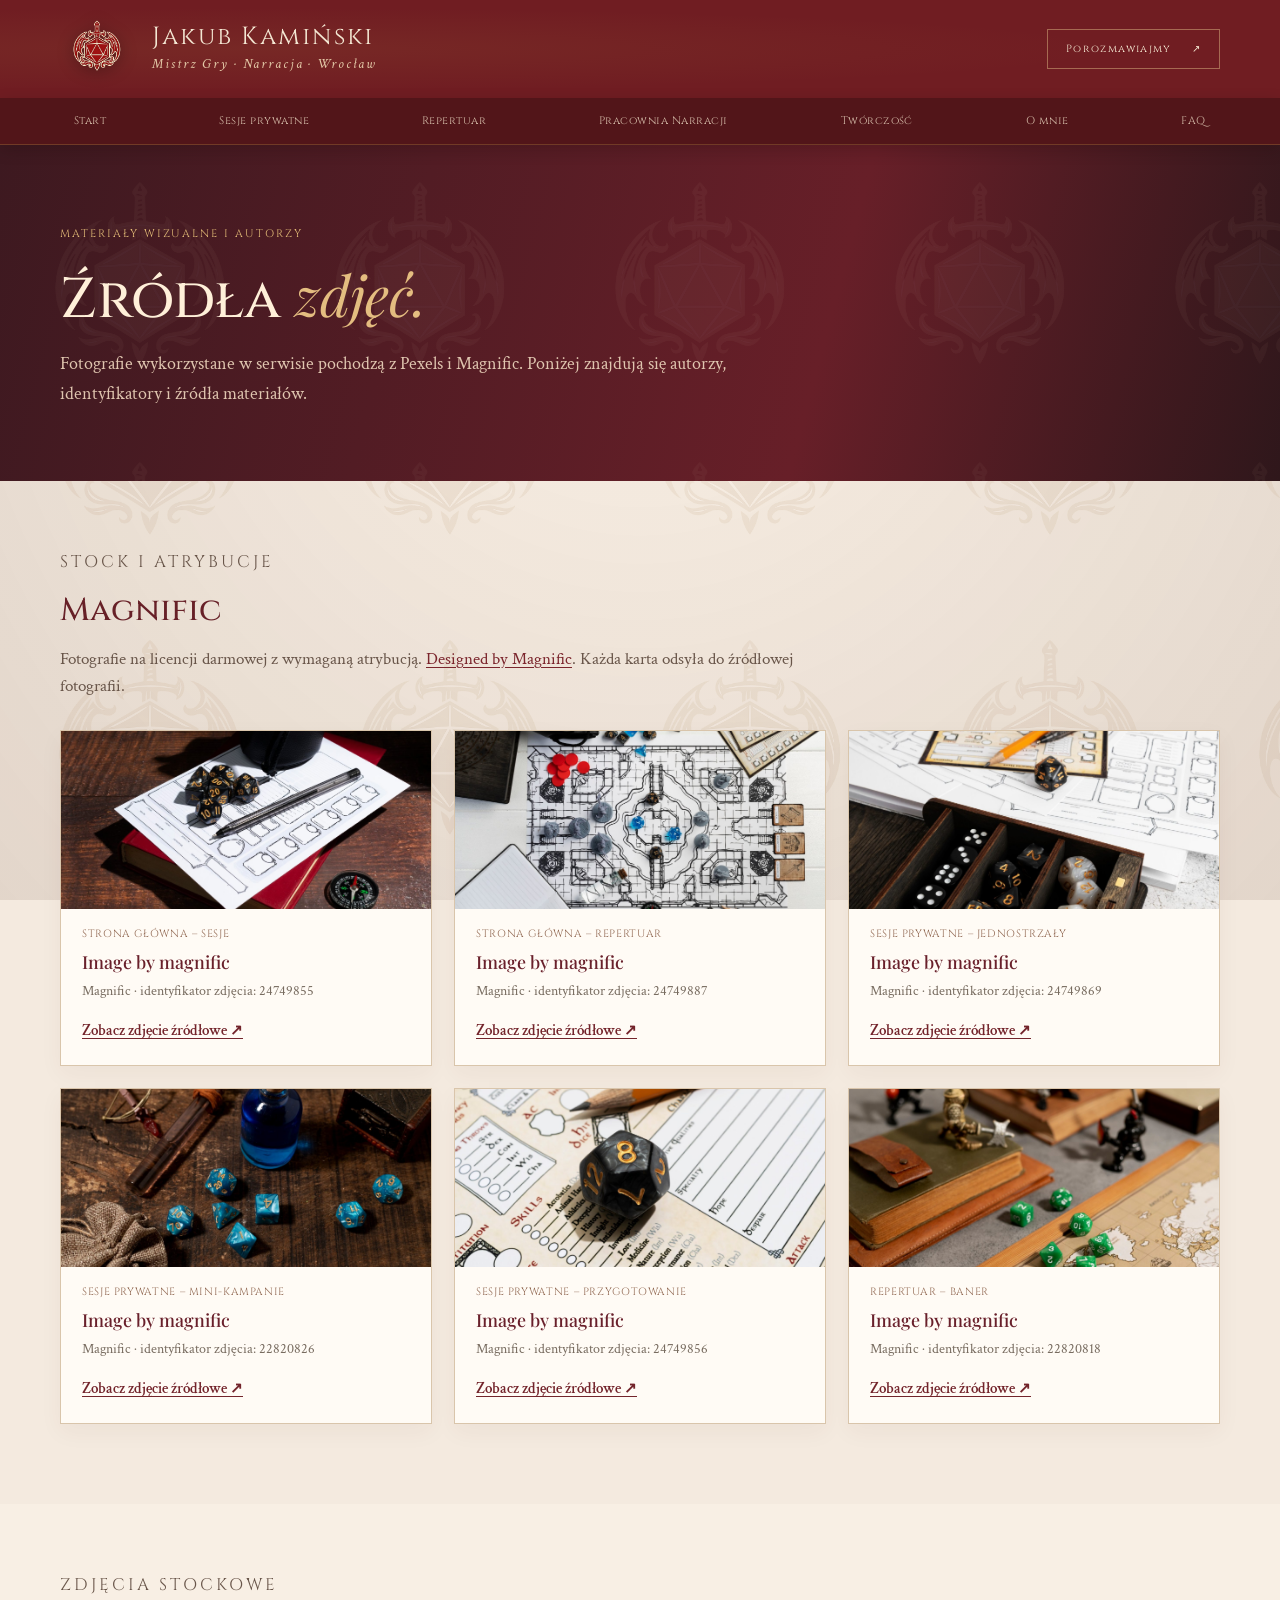
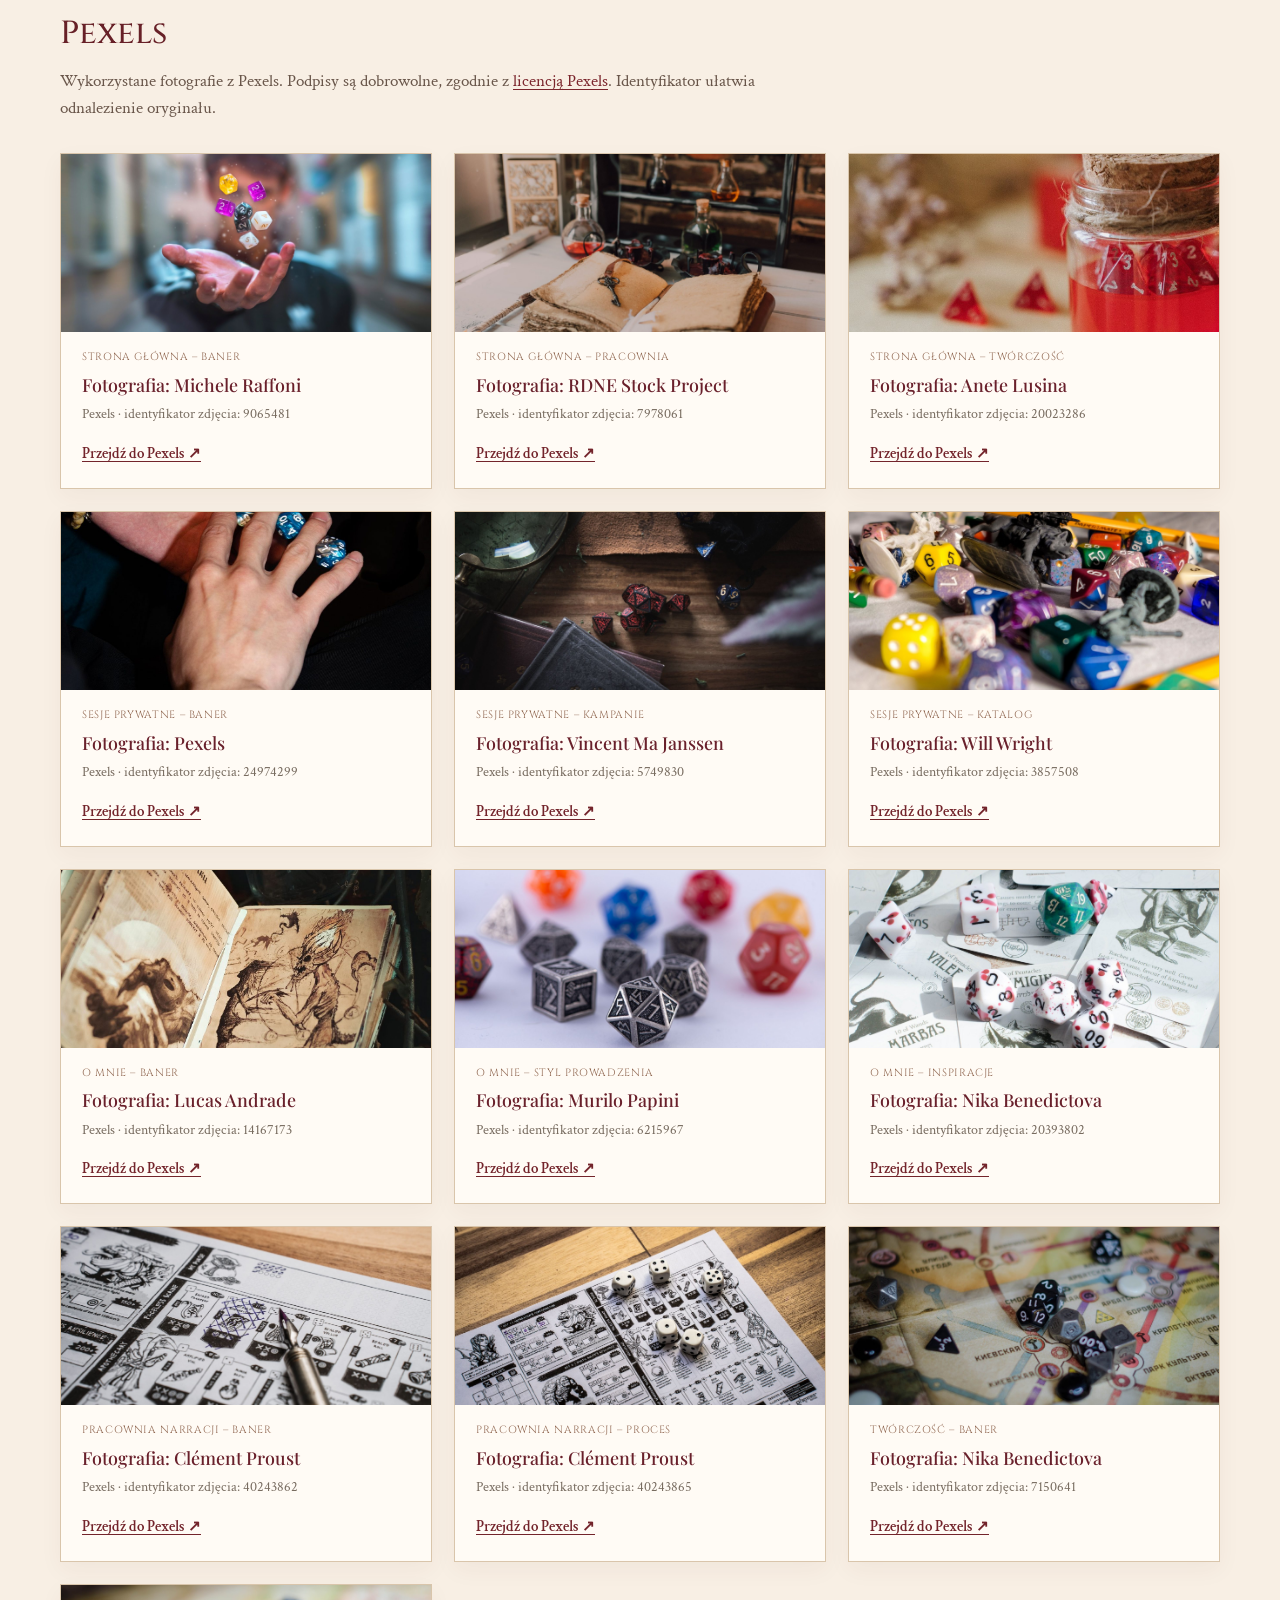
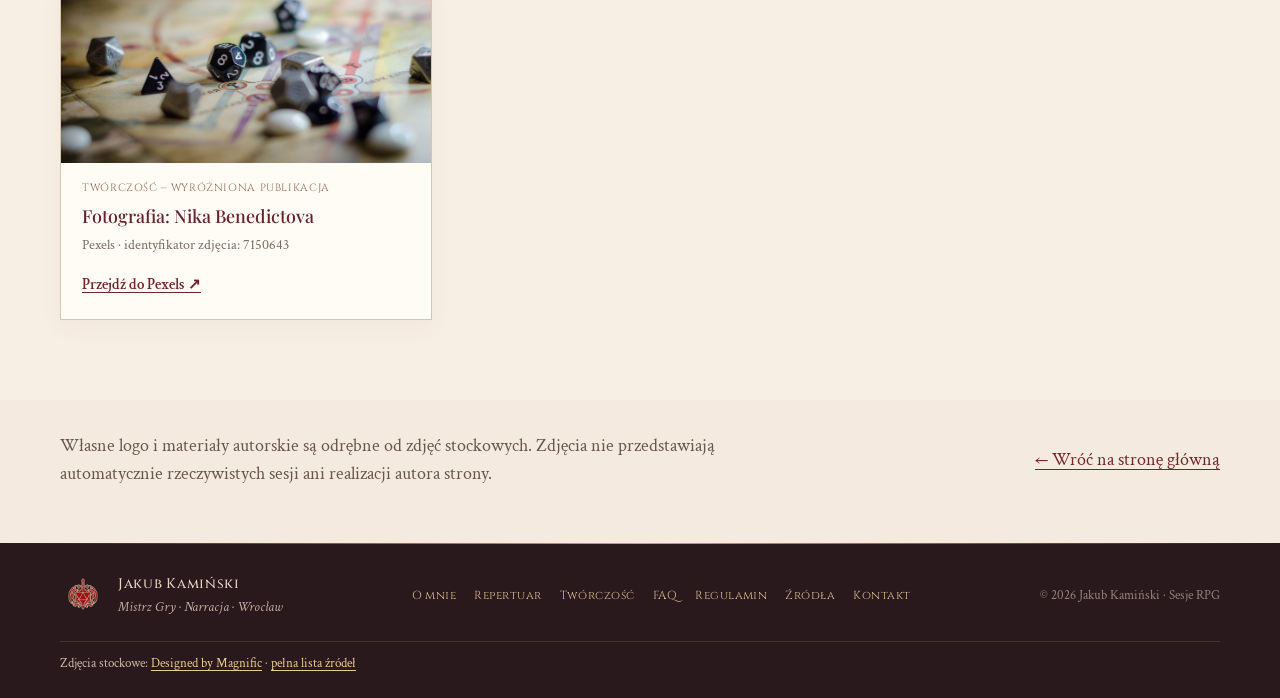
<file: zrodla-zdjec.html>
<!DOCTYPE html>

<html lang="pl"><head><meta charset="utf-8"/><meta content="width=device-width,initial-scale=1" name="viewport"/>
<title>Źródła zdjęć | Jakub Kamiński – RPG</title>
<meta content="Źródła i atrybucje fotografii stockowych wykorzystanych na stronie Jakuba Kamińskiego." name="description"/>
<link href="logo-red.png" rel="icon" type="image/png"/>
<link href="https://fonts.googleapis.com/css2?family=Cinzel:wght@400;600;700&amp;family=Playfair+Display:ital,wght@0,400;0,600;1,400&amp;family=Crimson+Text:wght@400;600&amp;display=swap" rel="stylesheet"/>
<link href="style.css" rel="stylesheet"/><link href="home.css" rel="stylesheet"/><link href="credits.css" rel="stylesheet"/></head>
<body class="home-page credits-page"><a class="skip-link" href="#tresc">Przejdź do treści</a>
<header class="site-header">
<div class="site-header__inner">
<a aria-label="Jakub Kamiński — strona główna" class="site-brand" href="index.html">
<img alt="" decoding="async" height="88" src="logo-red.png" width="88"/>
<span class="site-brand__text">
<span class="site-brand__name">Jakub Kamiński</span>
<span class="site-brand__subtitle">Mistrz Gry · Narracja · Wrocław</span>
</span>
</a>
<a class="header-contact" href="mailto:jakubkaminski1808@gmail.com?subject=Zapytanie%20o%20sesj%C4%99%20RPG">Porozmawiajmy <span aria-hidden="true">↗</span></a>
</div>
</header>
<nav aria-label="Nawigacja główna" class="site-nav">
<div class="site-nav__desktop">
<a class="" href="index.html">Start</a>
<a href="sesje-prywatne.html">Sesje prywatne</a>
<a href="repertuar.html">Repertuar</a>
<a href="pracownia-narracji.html">Pracownia Narracji</a>
<a href="tworczosc.html">Twórczość</a>
<a href="o-mnie.html">O mnie</a>
<a href="faq.html">FAQ</a>
</div>
<details class="site-nav__mobile">
<summary>Menu <span aria-hidden="true" class="site-nav__menu-icon"><span></span><span></span><span></span></span></summary>
<div class="site-nav__mobile-links">
<a href="index.html">Start</a>
<a href="sesje-prywatne.html">Sesje prywatne</a>
<a href="repertuar.html">Repertuar</a>
<a href="pracownia-narracji.html">Pracownia Narracji</a>
<a href="tworczosc.html">Twórczość</a>
<a href="o-mnie.html">O mnie</a>
<a href="faq.html">FAQ</a>
</div>
</details>
</nav>
<main id="tresc">
<div class="credits-banner"><div class="layout-wrap"><p class="eyebrow eyebrow--light">Materiały wizualne i autorzy</p>
<h1>Źródła <em>zdjęć.</em></h1><p>Fotografie wykorzystane w serwisie pochodzą z Pexels i Magnific. Poniżej znajdują się autorzy, identyfikatory i źródła materiałów.</p></div></div>
<section aria-labelledby="magnific" class="credits-section layout-wrap"><div class="credits-heading"><p class="eyebrow">Stock i atrybucje</p><h2 id="magnific">Magnific</h2><p>Fotografie na licencji darmowej z wymaganą atrybucją. <a href="https://www.magnific.com/" rel="noopener noreferrer" target="_blank">Designed by Magnific</a>. Każda karta odsyła do źródłowej fotografii.</p></div><div class="credits-grid">
<article class="credits-card">
<img alt="Kości wielościenne, karta postaci i przybory na drewnianym stole" height="350" loading="lazy" src="images/home-sesje.jpg" width="560"/>
<div class="credits-card__body"><p class="credits-place">Strona główna – sesje</p><h3>Image by magnific</h3>
<p class="credits-photo-id">Magnific · identyfikator zdjęcia: 24749855</p>
<a href="https://www.magnific.com/free-photo/still-life-objects-with-role-playing-game-sheet_24749855.htm" rel="noopener noreferrer" target="_blank">Zobacz zdjęcie źródłowe <span aria-hidden="true">↗</span></a>
</div></article><article class="credits-card">
<img alt="Plan przygody z figurkami i kośćmi RPG" height="350" loading="lazy" src="images/home-repertuar.jpg" width="560"/>
<div class="credits-card__body"><p class="credits-place">Strona główna – repertuar</p><h3>Image by magnific</h3>
<p class="credits-photo-id">Magnific · identyfikator zdjęcia: 24749887</p>
<a href="https://www.magnific.com/free-photo/still-life-map-with-dices_24749887.htm" rel="noopener noreferrer" target="_blank">Zobacz zdjęcie źródłowe <span aria-hidden="true">↗</span></a>
</div></article><article class="credits-card">
<img alt="Karty postaci, ołówek i kość RPG" height="350" loading="lazy" src="images/private-jednostrzaly.jpg" width="560"/>
<div class="credits-card__body"><p class="credits-place">Sesje prywatne – jednostrzały</p><h3>Image by magnific</h3>
<p class="credits-photo-id">Magnific · identyfikator zdjęcia: 24749869</p>
<a href="https://www.magnific.com/free-photo/still-life-objects-with-role-playing-game-sheet_24749869.htm" rel="noopener noreferrer" target="_blank">Zobacz zdjęcie źródłowe <span aria-hidden="true">↗</span></a>
</div></article><article class="credits-card">
<img alt="Niebieskie kości RPG, butelka i rekwizyty fantasy" height="350" loading="lazy" src="images/private-mini.jpg" width="560"/>
<div class="credits-card__body"><p class="credits-place">Sesje prywatne – mini-kampanie</p><h3>Image by magnific</h3>
<p class="credits-photo-id">Magnific · identyfikator zdjęcia: 22820826</p>
<a href="https://www.magnific.com/free-photo/top-view-beautiful-rpg-still-life-items_22820826.htm" rel="noopener noreferrer" target="_blank">Zobacz zdjęcie źródłowe <span aria-hidden="true">↗</span></a>
</div></article><article class="credits-card">
<img alt="Kość dwudziestościenna na karcie postaci obok ołówka" height="350" loading="lazy" src="images/private-przygotowanie.jpg" width="560"/>
<div class="credits-card__body"><p class="credits-place">Sesje prywatne – przygotowanie</p><h3>Image by magnific</h3>
<p class="credits-photo-id">Magnific · identyfikator zdjęcia: 24749856</p>
<a href="https://www.magnific.com/free-photo/still-life-objects-with-role-playing-game-sheet_24749856.htm" rel="noopener noreferrer" target="_blank">Zobacz zdjęcie źródłowe <span aria-hidden="true">↗</span></a>
</div></article><article class="credits-card">
<img alt="Figurki na planie rozgrywki i akcesoria RPG" height="350" loading="lazy" src="images/repertuar-hero.jpg" width="560"/>
<div class="credits-card__body"><p class="credits-place">Repertuar – baner</p><h3>Image by magnific</h3>
<p class="credits-photo-id">Magnific · identyfikator zdjęcia: 22820818</p>
<a href="https://www.magnific.com/free-photo/top-view-beautiful-rpg-still-life-items_22820818.htm" rel="noopener noreferrer" target="_blank">Zobacz zdjęcie źródłowe <span aria-hidden="true">↗</span></a>
</div></article></div></section>
<section aria-labelledby="pexels" class="credits-section credits-section--alt"><div class="layout-wrap"><div class="credits-heading"><p class="eyebrow">Zdjęcia stockowe</p><h2 id="pexels">Pexels</h2><p>Wykorzystane fotografie z Pexels. Podpisy są dobrowolne, zgodnie z <a href="https://www.pexels.com/license/" rel="noopener noreferrer" target="_blank">licencją Pexels</a>. Identyfikator ułatwia odnalezienie oryginału.</p></div><div class="credits-grid">
<article class="credits-card">
<img alt="Wielobarwne kości RPG unoszące się nad wyciągniętą dłonią" height="350" loading="lazy" src="images/home-hero.jpg" width="560"/>
<div class="credits-card__body"><p class="credits-place">Strona główna – baner</p><h3>Fotografia: Michele Raffoni</h3>
<p class="credits-photo-id">Pexels · identyfikator zdjęcia: 9065481</p>
<a href="https://www.pexels.com/" rel="noopener noreferrer" target="_blank">Przejdź do Pexels <span aria-hidden="true">↗</span></a>
</div></article><article class="credits-card">
<img alt="Otwarta stara księga, klucz i rekwizyty na biurku" height="350" loading="lazy" src="images/home-pracownia.jpg" width="560"/>
<div class="credits-card__body"><p class="credits-place">Strona główna – Pracownia</p><h3>Fotografia: RDNE Stock Project</h3>
<p class="credits-photo-id">Pexels · identyfikator zdjęcia: 7978061</p>
<a href="https://www.pexels.com/" rel="noopener noreferrer" target="_blank">Przejdź do Pexels <span aria-hidden="true">↗</span></a>
</div></article><article class="credits-card">
<img alt="Czerwone kości RPG w szklanej buteleczce obok notesu" height="350" loading="lazy" src="images/home-tworczosc.jpg" width="560"/>
<div class="credits-card__body"><p class="credits-place">Strona główna – twórczość</p><h3>Fotografia: Anete Lusina</h3>
<p class="credits-photo-id">Pexels · identyfikator zdjęcia: 20023286</p>
<a href="https://www.pexels.com/" rel="noopener noreferrer" target="_blank">Przejdź do Pexels <span aria-hidden="true">↗</span></a>
</div></article><article class="credits-card">
<img alt="Dłonie gracza trzymające kości podczas sesji" height="350" loading="lazy" src="images/private-hero.jpg" width="560"/>
<div class="credits-card__body"><p class="credits-place">Sesje prywatne – baner</p><h3>Fotografia: Pexels</h3>
<p class="credits-photo-id">Pexels · identyfikator zdjęcia: 24974299</p>
<a href="https://www.pexels.com/" rel="noopener noreferrer" target="_blank">Przejdź do Pexels <span aria-hidden="true">↗</span></a>
</div></article><article class="credits-card">
<img alt="Kości RPG na planszy przypominającej mapę" height="350" loading="lazy" src="images/private-kampanie.jpg" width="560"/>
<div class="credits-card__body"><p class="credits-place">Sesje prywatne – kampanie</p><h3>Fotografia: Vincent Ma Janssen</h3>
<p class="credits-photo-id">Pexels · identyfikator zdjęcia: 5749830</p>
<a href="https://www.pexels.com/" rel="noopener noreferrer" target="_blank">Przejdź do Pexels <span aria-hidden="true">↗</span></a>
</div></article><article class="credits-card">
<img alt="Księgi, mapa, figurki i kości do gry fabularnej" height="350" loading="lazy" src="images/private-repertuar.jpg" width="560"/>
<div class="credits-card__body"><p class="credits-place">Sesje prywatne – katalog</p><h3>Fotografia: Will Wright</h3>
<p class="credits-photo-id">Pexels · identyfikator zdjęcia: 3857508</p>
<a href="https://www.pexels.com/" rel="noopener noreferrer" target="_blank">Przejdź do Pexels <span aria-hidden="true">↗</span></a>
</div></article><article class="credits-card">
<img alt="Otwarty ilustrowany grymuar w mrocznym otoczeniu" height="350" loading="lazy" src="images/about-hero.jpg" width="560"/>
<div class="credits-card__body"><p class="credits-place">O mnie – baner</p><h3>Fotografia: Lucas Andrade</h3>
<p class="credits-photo-id">Pexels · identyfikator zdjęcia: 14167173</p>
<a href="https://www.pexels.com/" rel="noopener noreferrer" target="_blank">Przejdź do Pexels <span aria-hidden="true">↗</span></a>
</div></article><article class="credits-card">
<img alt="Wielościenne kości RPG na kartach do gry" height="350" loading="lazy" src="images/about-style.jpg" width="560"/>
<div class="credits-card__body"><p class="credits-place">O mnie – styl prowadzenia</p><h3>Fotografia: Murilo Papini</h3>
<p class="credits-photo-id">Pexels · identyfikator zdjęcia: 6215967</p>
<a href="https://www.pexels.com/" rel="noopener noreferrer" target="_blank">Przejdź do Pexels <span aria-hidden="true">↗</span></a>
</div></article><article class="credits-card">
<img alt="Kości do gier fabularnych na ilustrowanych kartach" height="350" loading="lazy" src="images/about-inspiracje.jpg" width="560"/>
<div class="credits-card__body"><p class="credits-place">O mnie – inspiracje</p><h3>Fotografia: Nika Benedictova</h3>
<p class="credits-photo-id">Pexels · identyfikator zdjęcia: 20393802</p>
<a href="https://www.pexels.com/" rel="noopener noreferrer" target="_blank">Przejdź do Pexels <span aria-hidden="true">↗</span></a>
</div></article><article class="credits-card">
<img alt="Przybory do pisania na przygotowanych kartach RPG" height="350" loading="lazy" src="images/studio-hero.jpg" width="560"/>
<div class="credits-card__body"><p class="credits-place">Pracownia Narracji – baner</p><h3>Fotografia: Clément Proust</h3>
<p class="credits-photo-id">Pexels · identyfikator zdjęcia: 40243862</p>
<a href="https://www.pexels.com/" rel="noopener noreferrer" target="_blank">Przejdź do Pexels <span aria-hidden="true">↗</span></a>
</div></article><article class="credits-card">
<img alt="Zeszyt z planem gry fabularnej i kośćmi" height="350" loading="lazy" src="images/studio-process.jpg" width="560"/>
<div class="credits-card__body"><p class="credits-place">Pracownia Narracji – proces</p><h3>Fotografia: Clément Proust</h3>
<p class="credits-photo-id">Pexels · identyfikator zdjęcia: 40243865</p>
<a href="https://www.pexels.com/" rel="noopener noreferrer" target="_blank">Przejdź do Pexels <span aria-hidden="true">↗</span></a>
</div></article><article class="credits-card">
<img alt="Kości wielościenne na mapie" height="350" loading="lazy" src="images/creation-hero.jpg" width="560"/>
<div class="credits-card__body"><p class="credits-place">Twórczość – baner</p><h3>Fotografia: Nika Benedictova</h3>
<p class="credits-photo-id">Pexels · identyfikator zdjęcia: 7150641</p>
<a href="https://www.pexels.com/" rel="noopener noreferrer" target="_blank">Przejdź do Pexels <span aria-hidden="true">↗</span></a>
</div></article><article class="credits-card">
<img alt="Kości do gier fabularnych i figurki na stole" height="350" loading="lazy" src="images/creation-feature.jpg" width="560"/>
<div class="credits-card__body"><p class="credits-place">Twórczość – wyróżniona publikacja</p><h3>Fotografia: Nika Benedictova</h3>
<p class="credits-photo-id">Pexels · identyfikator zdjęcia: 7150643</p>
<a href="https://www.pexels.com/" rel="noopener noreferrer" target="_blank">Przejdź do Pexels <span aria-hidden="true">↗</span></a>
</div></article></div></div></section>
<div class="credits-bottom layout-wrap"><p>Własne logo i materiały autorskie są odrębne od zdjęć stockowych. Zdjęcia nie przedstawiają automatycznie rzeczywistych sesji ani realizacji autora strony.</p><a href="index.html">← Wróć na stronę główną</a></div>
</main>
<footer class="site-footer">
<div class="layout-wrap site-footer__inner">
<div class="site-footer__brand"><img alt="" loading="lazy" src="logo-red.png"><div><strong>Jakub Kamiński</strong><span>Mistrz Gry · Narracja · Wrocław</span></div></img></div>
<div class="site-footer__links"><a href="o-mnie.html">O mnie</a><a href="repertuar.html">Repertuar</a><a href="tworczosc.html">Twórczość</a><a href="faq.html">FAQ</a><a href="regulamin.html">Regulamin</a><a href="zrodla-zdjec.html">Źródła</a><a href="mailto:jakubkaminski1808@gmail.com">Kontakt</a></div>
<p class="site-footer__copyright">© 2026 Jakub Kamiński · Sesje RPG</p>
<p class="site-footer__attribution">Zdjęcia stockowe: <a href="https://www.magnific.com/" rel="noopener noreferrer" target="_blank">Designed by Magnific</a> · <a href="zrodla-zdjec.html">pełna lista źródeł</a></p>
</div>
</footer>
</body></html>
</file>
<file: style.css>
@import url('https://fonts.googleapis.com/css2?family=Cinzel:wght@400;600;700&family=Playfair+Display:ital,wght@0,400;0,600;1,400&family=Crimson+Text:ital,wght@0,400;0,600;1,400&display=swap');

:root {
    --primary: #8b1e1e;
    --primary-dark: #6a1515;
    --primary-glow: rgba(139, 30, 30, 0.15);
    --beige: #f3eadf;
    --beige-dark: #e8ddd0;
    --dark: #1a1a1a;
    --gray: #d9d9d9;
    --card: #fdfbf7;
    --card-border: rgba(139, 30, 30, 0.12);
    --gold: #c9a84c;
    --text-muted: #6b5a4e;
}

* { margin: 0; padding: 0; box-sizing: border-box; }

body {
    font-family: 'Crimson Text', Georgia, serif;
    background-color: var(--beige);
    color: var(--dark);
    font-size: 18px;
}

body::before {
    content: "";
    position: fixed;
    inset: 0;
    background-image: url("logo-pattern.png");
    background-size: 220px;
    background-repeat: repeat;
    opacity: 0.45;
    z-index: -2;
}

body::after {
    content: "";
    position: fixed;
    inset: 0;
    background: radial-gradient(ellipse at center, transparent 40%, rgba(20, 10, 5, 0.18) 100%);
    pointer-events: none;
    z-index: -1;
}

/* HEADER */
header {
    background: var(--primary);
    color: var(--beige);
    padding: 28px 20px;
    position: relative;
    overflow: hidden;
}

header::before {
    content: "";
    position: absolute;
    inset: 0;
    background: radial-gradient(ellipse at 20% 50%, rgba(201, 168, 76, 0.08) 0%, transparent 60%);
    pointer-events: none;
}

.header-inner {
    max-width: 1100px;
    margin: auto;
    display: flex;
    align-items: center;
    justify-content: center;
    gap: 25px;
    position: relative;
}

header img { width: 220px; filter: drop-shadow(0 4px 16px rgba(0,0,0,0.4)); }

.title-group h1 {
    font-family: 'Cinzel', serif;
    font-size: 2.2rem;
    margin-bottom: 6px;
    letter-spacing: 2px;
    text-shadow: 0 2px 12px rgba(0,0,0,0.3);
}

.title-group p {
    font-family: 'Crimson Text', serif;
    font-size: 1.05rem;
    opacity: 0.85;
    letter-spacing: 3px;
    font-style: italic;
}

/* NAV */
nav {
    background: var(--primary-dark);
    border-bottom: 1px solid rgba(201, 168, 76, 0.25);
    padding: 0 20px;
    position: sticky;
    top: 0;
    z-index: 100;
    box-shadow: 0 4px 20px rgba(0,0,0,0.2);
}

.nav-inner {
    max-width: 1100px;
    margin: auto;
    display: flex;
    justify-content: center;
}

nav a {
    font-family: 'Cinzel', serif;
    font-size: 0.7rem;
    letter-spacing: 2px;
    color: var(--beige);
    text-decoration: none;
    padding: 16px 20px;
    opacity: 0.7;
    transition: opacity 0.3s, color 0.3s;
    position: relative;
}

nav a::after {
    content: "";
    position: absolute;
    bottom: 0;
    left: 15%;
    right: 15%;
    height: 2px;
    background: var(--gold);
    transform: scaleX(0);
    transition: transform 0.3s ease;
}

nav a:hover, nav a.active { opacity: 1; color: #f5e6c8; }
nav a:hover::after, nav a.active::after { transform: scaleX(1); }

/* HERO */
.hero {
    text-align: center;
    padding: 56px 60px 44px;
    max-width: 800px;
    margin: 40px auto 0;
    background: rgba(253, 251, 247, 0.78);
    backdrop-filter: blur(4px);
    border-radius: 3px;
    border: 1px solid rgba(201, 168, 76, 0.2);
    box-shadow: 0 4px 30px rgba(0,0,0,0.06);
}

.hero-quote {
    font-family: 'Playfair Display', serif;
    font-size: 1.45rem;
    font-style: italic;
    color: var(--primary);
    line-height: 1.7;
    margin-bottom: 12px;
    opacity: 0;
    animation: fadeUp 1s ease 0.3s forwards;
}

.hero-sub {
    font-size: 0.95rem;
    color: var(--text-muted);
    letter-spacing: 3px;
    text-transform: uppercase;
    font-family: 'Cinzel', serif;
    opacity: 0;
    animation: fadeUp 1s ease 0.6s forwards;
}

.hero-divider {
    width: 60px;
    height: 1px;
    background: linear-gradient(90deg, transparent, var(--gold), transparent);
    margin: 24px auto;
    opacity: 0;
    animation: fadeUp 1s ease 0.9s forwards;
}

@keyframes fadeUp {
    from { opacity: 0; transform: translateY(18px); }
    to { opacity: 1; transform: translateY(0); }
}

/* SECTIONS */
.section, .about-section {
    width: 90%;
    max-width: 1200px;
    margin: 60px auto 100px;
    position: relative;
}

.section-title {
    font-family: 'Cinzel', serif;
    font-size: 0.68rem;
    letter-spacing: 5px;
    color: var(--text-muted);
    text-align: center;
    margin-bottom: 50px;
    text-transform: uppercase;
    display: inline-block;
    background: rgba(253, 251, 247, 0.78);
    backdrop-filter: blur(4px);
    padding: 10px 28px;
    border-radius: 2px;
    border: 1px solid rgba(201, 168, 76, 0.18);
    left: 50%;
    position: relative;
    transform: translateX(-50%);
}

/* BLOCKS */
.block, .about-block {
    display: flex;
    align-items: stretch;
    margin-bottom: 70px;
    background: var(--card);
    border-radius: 3px;
    overflow: hidden;
    box-shadow: 0 6px 25px rgba(0,0,0,0.07), 0 0 0 1px var(--card-border);
    transition: transform 0.4s ease, box-shadow 0.4s ease;
    position: relative;
}

.block:hover, .about-block:hover {
    transform: translateY(-5px);
    box-shadow: 0 18px 45px rgba(0,0,0,0.11), 0 0 0 1px rgba(139,30,30,0.2);
}

.block.reverse, .about-block.reverse { flex-direction: row-reverse; }

.block::before, .about-block::before {
    content: "";
    position: absolute;
    left: 0; top: 0; bottom: 0;
    width: 3px;
    background: var(--gold);
    opacity: 0;
    transition: opacity 0.4s ease;
    z-index: 1;
}

.block.reverse::before, .about-block.reverse::before {
    left: auto; right: 0;
}

.block:hover::before, .about-block:hover::before { opacity: 1; }

/* IMAGES */
.image-placeholder, .about-image {
    flex: 1;
    min-height: 420px;
    background: linear-gradient(135deg, #c8bdb5 0%, #a89589 100%);
    overflow: hidden;
    position: relative;
}

.image-placeholder::after {
    content: "✦";
    position: absolute;
    inset: 0;
    display: flex;
    align-items: center;
    justify-content: center;
    font-size: 3rem;
    color: rgba(255,255,255,0.25);
}

.about-image img {
    width: 100%; height: 100%;
    object-fit: cover;
    display: block;
    transition: transform 0.7s ease;
}

.block:hover .about-image img,
.about-block:hover .about-image img { transform: scale(1.05); }

/* TEXT */
.content, .about-content {
    flex: 1;
    padding: 65px 60px;
    display: flex;
    flex-direction: column;
    justify-content: center;
}

.content h2, .about-content h2 {
    font-family: 'Cinzel', serif;
    font-size: 1.55rem;
    color: var(--primary);
    margin-bottom: 0;
    letter-spacing: 1px;
}

.content h2::after, .about-content h2::after {
    content: "";
    display: block;
    width: 40px;
    height: 1px;
    background: var(--gold);
    margin-top: 14px;
    margin-bottom: 24px;
    transition: width 0.4s ease;
}

.block:hover .content h2::after,
.about-block:hover .about-content h2::after { width: 65px; }

.content p, .about-content p {
    font-size: 1.05rem;
    line-height: 1.85;
    margin-bottom: 16px;
    color: #3a2e2a;
}

.content-tag {
    display: inline-block;
    font-family: 'Cinzel', serif;
    font-size: 0.58rem;
    letter-spacing: 3px;
    color: var(--gold);
    text-transform: uppercase;
    margin-bottom: 16px;
    padding: 4px 10px;
    border: 1px solid rgba(201, 168, 76, 0.35);
    border-radius: 1px;
}

/* BUTTON */
.button {
    align-self: flex-start;
    margin-top: 12px;
    padding: 11px 26px;
    background: transparent;
    color: var(--primary);
    text-decoration: none;
    border-radius: 2px;
    font-family: 'Cinzel', serif;
    font-size: 0.68rem;
    letter-spacing: 2px;
    border: 1.5px solid var(--primary);
    transition: background 0.3s ease, color 0.3s ease, transform 0.3s ease;
}

.button:hover {
    background: var(--primary);
    color: var(--beige);
    transform: translateY(-2px);
}

/* PRICE GRID */
.price-grid {
    display: grid;
    grid-template-columns: 1fr 1fr;
    gap: 14px;
    margin: 20px 0;
}

.price-item {
    padding: 16px 18px;
    background: var(--beige);
    border-left: 3px solid var(--primary);
    border-radius: 2px;
}

.price-item strong {
    font-family: 'Cinzel', serif;
    font-size: 1.1rem;
    color: var(--primary);
    display: block;
    margin-bottom: 4px;
}

.price-item span {
    font-size: 0.9rem;
    color: var(--text-muted);
    line-height: 1.4;
}

.price-note {
    font-size: 0.95rem !important;
    color: var(--text-muted) !important;
    font-style: italic;
}

/* FOOTER */
footer {
    background: var(--primary-dark);
    color: var(--beige);
    text-align: center;
    padding: 50px 20px;
    margin-top: 60px;
    position: relative;
}

footer::before {
    content: "";
    position: absolute;
    top: 0; left: 0; right: 0;
    height: 1px;
    background: linear-gradient(90deg, transparent, var(--gold), transparent);
}

.footer-inner { max-width: 600px; margin: auto; }

.footer-logo {
    width: 55px;
    opacity: 0.5;
    margin-bottom: 16px;
    filter: brightness(0) invert(1);
}

footer p {
    font-family: 'Crimson Text', serif;
    font-size: 0.9rem;
    opacity: 0.55;
    letter-spacing: 2px;
    margin-top: 8px;
}

footer .footer-contact {
    margin: 14px 0;
    opacity: 0.8;
    font-size: 1rem;
}

footer a { color: var(--gold); text-decoration: none; }
footer a:hover { opacity: 0.8; }

/* PAGE HEADER (subpages) */
.page-header {
    text-align: center;
    padding: 55px 20px 15px;
    max-width: 700px;
    margin: 0 auto;
}

.page-header h2 {
    font-family: 'Cinzel', serif;
    font-size: 1.9rem;
    color: var(--primary);
    letter-spacing: 2px;
    margin-bottom: 12px;
}

.page-header p {
    font-family: 'Crimson Text', serif;
    font-style: italic;
    font-size: 1.1rem;
    color: var(--text-muted);
    line-height: 1.7;
}

.page-header-divider {
    width: 50px;
    height: 1px;
    background: linear-gradient(90deg, transparent, var(--gold), transparent);
    margin: 18px auto;
}

/* RESPONSIVE */
@media (max-width: 900px) {
    .header-inner { flex-direction: column; text-align: center; }
    .block, .about-block, .block.reverse, .about-block.reverse { flex-direction: column; }
    .image-placeholder, .about-image { min-height: 260px; }
    .content, .about-content { padding: 38px 28px; }
    .title-group h1 { font-size: 1.6rem; }
    .nav-inner { flex-wrap: wrap; }
    nav a { padding: 12px 12px; font-size: 0.62rem; }
    .price-grid { grid-template-columns: 1fr; }
    .hero-quote { font-size: 1.2rem; }
}

/* BACK BUTTON */
.back-button {
    position: fixed;
    left: 50%;
    bottom: 30px;
    transform: translateX(-50%);
    display: inline-flex;
    align-items: center;
    gap: 10px;
    padding: 13px 26px;
    font-family: 'Cinzel', serif;
    font-size: 0.68rem;
    letter-spacing: 2px;
    color: var(--beige);
    background: var(--primary);
    border-radius: 2px;
    text-decoration: none;
    box-shadow: 0 8px 25px rgba(139, 30, 30, 0.4);
    z-index: 9999;
    border: 1px solid rgba(201, 168, 76, 0.2);
    transition: transform 0.3s ease, box-shadow 0.3s ease, background 0.3s ease;
}

.back-button:hover {
    background: var(--primary-dark);
    transform: translateX(-50%) translateY(-4px);
    box-shadow: 0 14px 35px rgba(139, 30, 30, 0.5);
}

/* ============================= */
/* KARTY KAMPANII */
/* ============================= */

.campaigns-section {
    width: 90%;
    max-width: 1200px;
    margin: 0 auto 100px;
}

.campaigns-grid {
    display: grid;
    grid-template-columns: repeat(auto-fill, minmax(340px, 1fr));
    gap: 28px;
}

.campaign-card {
    background: var(--card);
    border-radius: 3px;
    overflow: hidden;
    box-shadow: 0 6px 25px rgba(0,0,0,0.07), 0 0 0 1px var(--card-border);
    transition: transform 0.35s ease, box-shadow 0.35s ease;
    display: flex;
    flex-direction: column;
    position: relative;
}

.campaign-card:hover {
    transform: translateY(-5px);
    box-shadow: 0 18px 45px rgba(0,0,0,0.12), 0 0 0 1px rgba(139,30,30,0.2);
}

.campaign-card-header {
    background: var(--primary);
    padding: 28px 30px 22px;
    position: relative;
    overflow: hidden;
}

.campaign-card-header::before {
    content: "";
    position: absolute;
    inset: 0;
    background: radial-gradient(ellipse at top right, rgba(201,168,76,0.12) 0%, transparent 65%);
}

.campaign-status {
    display: inline-flex;
    align-items: center;
    gap: 7px;
    font-family: 'Cinzel', serif;
    font-size: 0.58rem;
    letter-spacing: 2.5px;
    text-transform: uppercase;
    margin-bottom: 12px;
    position: relative;
}

.status-dot {
    width: 7px;
    height: 7px;
    border-radius: 50%;
    flex-shrink: 0;
}

.campaign-status.active { color: #a8d8a8; }
.campaign-status.active .status-dot { background: #6fcf6f; box-shadow: 0 0 6px #6fcf6f; }

.campaign-status.full { color: #f0c070; }
.campaign-status.full .status-dot { background: #f0c070; }

.campaign-status.closed { color: #aaa; }
.campaign-status.closed .status-dot { background: #888; }

.campaign-card-header h3 {
    font-family: 'Cinzel', serif;
    font-size: 1.25rem;
    color: var(--beige);
    letter-spacing: 1px;
    line-height: 1.3;
    position: relative;
}

.campaign-card-header .campaign-system {
    font-family: 'Crimson Text', serif;
    font-size: 0.88rem;
    color: rgba(243,234,223,0.6);
    font-style: italic;
    margin-top: 5px;
    position: relative;
}

.campaign-card-body {
    padding: 26px 30px;
    flex: 1;
    display: flex;
    flex-direction: column;
    gap: 14px;
}

.campaign-card-body p {
    font-size: 1rem;
    line-height: 1.75;
    color: #3a2e2a;
    flex: 1;
}

.campaign-meta {
    display: flex;
    flex-wrap: wrap;
    gap: 10px;
    padding-top: 6px;
    border-top: 1px solid var(--card-border);
}

.campaign-meta-item {
    font-family: 'Cinzel', serif;
    font-size: 0.58rem;
    letter-spacing: 1.5px;
    color: var(--text-muted);
    text-transform: uppercase;
}

.campaign-meta-item strong {
    display: block;
    font-size: 0.85rem;
    color: var(--primary);
    font-family: 'Crimson Text', serif;
    font-style: normal;
    letter-spacing: 0;
    text-transform: none;
    margin-top: 2px;
}

.campaign-card-footer {
    padding: 0 30px 26px;
}

.campaign-card-footer .button {
    width: 100%;
    text-align: center;
    justify-content: center;
    margin-top: 0;
}

/* Status — pełna karta */
.campaign-card.is-closed .campaign-card-header {
    background: #3a3030;
}

/* ============================= */
/* FAQ */
/* ============================= */

.faq-section {
    width: 90%;
    max-width: 860px;
    margin: 60px auto 100px;
}

.faq-group {
    margin-bottom: 50px;
}

.faq-group-title {
    font-family: 'Cinzel', serif;
    font-size: 0.68rem;
    letter-spacing: 4px;
    color: var(--text-muted);
    text-transform: uppercase;
    margin-bottom: 20px;
    padding-bottom: 10px;
    border-bottom: 1px solid rgba(201,168,76,0.3);
}

.faq-item {
    margin-bottom: 4px;
    border-radius: 2px;
    overflow: hidden;
    border: 1px solid var(--card-border);
    background: var(--card);
}

.faq-question {
    font-family: 'Cinzel', serif;
    font-size: 0.88rem;
    letter-spacing: 0.5px;
    color: var(--primary);
    padding: 20px 24px;
    cursor: pointer;
    display: flex;
    justify-content: space-between;
    align-items: center;
    gap: 16px;
    transition: background 0.25s;
    list-style: none;
    user-select: none;
}

.faq-question:hover { background: rgba(139,30,30,0.04); }

.faq-question::after {
    content: "+";
    font-family: 'Cinzel', serif;
    font-size: 1.1rem;
    color: var(--gold);
    transition: transform 0.3s ease;
    flex-shrink: 0;
}

details[open] .faq-question::after {
    transform: rotate(45deg);
}

.faq-answer {
    font-size: 1rem;
    line-height: 1.8;
    color: #3a2e2a;
    padding: 0 24px 22px;
    border-top: 1px solid var(--card-border);
}

/* ============================= */
/* REGULAMIN */
/* ============================= */

.regulamin-section {
    width: 90%;
    max-width: 860px;
    margin: 60px auto 100px;
}

.regulamin-block {
    background: var(--card);
    border-radius: 3px;
    padding: 48px 56px;
    box-shadow: 0 6px 25px rgba(0,0,0,0.07), 0 0 0 1px var(--card-border);
    margin-bottom: 30px;
}

.regulamin-block h3 {
    font-family: 'Cinzel', serif;
    font-size: 0.85rem;
    letter-spacing: 2px;
    color: var(--primary);
    text-transform: uppercase;
    margin-bottom: 16px;
    padding-bottom: 10px;
    border-bottom: 1px solid rgba(201,168,76,0.3);
}

.regulamin-block p, .regulamin-block li {
    font-size: 1rem;
    line-height: 1.85;
    color: #3a2e2a;
    margin-bottom: 10px;
}

.regulamin-block ul, .regulamin-block ol {
    padding-left: 22px;
}

/* FOOTER LINK */
.footer-links {
    margin-bottom: 12px;
}

.footer-links a {
    font-family: 'Cinzel', serif;
    font-size: 0.6rem;
    letter-spacing: 2px;
    text-transform: uppercase;
    color: rgba(243,234,223,0.5);
    text-decoration: none;
    margin: 0 10px;
    transition: color 0.3s;
}

.footer-links a:hover { color: var(--gold); }

@media (max-width: 900px) {
    .campaigns-grid { grid-template-columns: 1fr; }
    .regulamin-block { padding: 32px 24px; }
}

/* ============================= */
/* KARTY PRZYGÓD */
/* ============================= */

.adventures-grid {
    display: grid;
    grid-template-columns: repeat(auto-fill, minmax(320px, 1fr));
    gap: 22px;
    width: 90%;
    max-width: 1200px;
    margin: 0 auto 80px;
}

.adventure-card {
    background: var(--card);
    border-radius: 3px;
    overflow: hidden;
    box-shadow: 0 6px 25px rgba(0,0,0,0.07), 0 0 0 1px var(--card-border);
    display: flex;
    flex-direction: column;
    transition: transform 0.35s ease, box-shadow 0.35s ease;
}

.adventure-card:hover {
    transform: translateY(-4px);
    box-shadow: 0 16px 40px rgba(0,0,0,0.11), 0 0 0 1px rgba(139,30,30,0.18);
}

.adventure-card-header {
    padding: 22px 26px 16px;
    border-bottom: 1px solid var(--card-border);
    position: relative;
}

.adventure-card-header::before {
    content: "";
    position: absolute;
    left: 0; top: 0; bottom: 0;
    width: 3px;
    background: var(--gold);
}

.adventure-type {
    display: inline-block;
    font-family: 'Cinzel', serif;
    font-size: 0.56rem;
    letter-spacing: 2.5px;
    text-transform: uppercase;
    color: var(--gold);
    margin-bottom: 8px;
    padding: 3px 8px;
    border: 1px solid rgba(201,168,76,0.3);
    border-radius: 1px;
}

.adventure-card-header h3 {
    font-family: 'Cinzel', serif;
    font-size: 1.05rem;
    color: var(--primary);
    letter-spacing: 0.5px;
    line-height: 1.3;
    margin-bottom: 4px;
}

.adventure-alt {
    font-size: 0.88rem;
    color: var(--text-muted);
    font-style: italic;
    margin-top: 4px;
}

.adventure-card-body {
    padding: 18px 26px 22px;
    flex: 1;
    display: flex;
    flex-direction: column;
    gap: 14px;
}

.adventure-card-body p {
    font-size: 0.97rem;
    line-height: 1.75;
    color: #3a2e2a;
    flex: 1;
}

.adventure-tags {
    display: flex;
    flex-wrap: wrap;
    gap: 7px;
    margin-top: 4px;
}

.adv-tag {
    font-family: 'Cinzel', serif;
    font-size: 0.55rem;
    letter-spacing: 1.5px;
    text-transform: uppercase;
    color: var(--text-muted);
    background: var(--beige);
    padding: 4px 10px;
    border-radius: 1px;
    border: 1px solid rgba(107,90,78,0.2);
}

.adventure-card-more {
    border: 1.5px dashed rgba(139,30,30,0.2);
    background: transparent;
    box-shadow: none;
}

.adventure-card-more:hover {
    box-shadow: none;
    transform: none;
    border-color: rgba(139,30,30,0.35);
}

.adventure-card-body--center {
    justify-content: center;
    align-items: center;
    text-align: center;
    min-height: 180px;
}

.adventure-card-body--center p {
    color: var(--text-muted);
    font-style: italic;
    flex: 0;
}

@media (max-width: 900px) {
    .adventures-grid { grid-template-columns: 1fr; width: 90%; }
}
</file>
<file: home.css>
/* Nowa strona główna — pozostałe podstrony pozostają przy style.css. */
.home-page {
  --ink: #29211f;
  --burgundy: #63191d;
  --burgundy-2: #801f26;
  --paper: #f5ede1;
  --gold-soft: #d8b976;
  --muted: #736058;
  background-color: #f4eadf;
  font-family: 'Crimson Text', Georgia, serif;
  line-height: 1.55;
  overflow-x: clip;
}
.home-page::before {opacity: .18; background-size: 300px;}
.home-page::after { background: radial-gradient(ellipse at 50% 20%, transparent 28%, rgba(75,37,22,.10) 100%); }
.home-page a {text-underline-offset: .22em;}
.home-page a:focus-visible,.home-page summary:focus-visible { outline: 3px solid #e0b655; outline-offset: 4px; }
.home-page h1,.home-page h2,.home-page h3 {font-weight: 500;}
.home-page .layout-wrap {width:min(1160px, calc(100% - 48px)); margin-inline:auto;}
.home-page .skip-link {position:absolute;top:-100px;left:20px;z-index:1001;background:#fff;color:#63191d;padding:10px 18px;border-radius:3px;}
.home-page .skip-link:focus {top:12px;}
/* Brand */
.home-page header.site-header { padding: 12px 24px; overflow:visible; background:#701d22; }
.home-page .site-header__inner {width:min(1160px,100%);margin:auto;display:flex;align-items:center;justify-content:space-between;gap:24px;position:relative;z-index:1;}
.home-page .site-brand {display:inline-flex;align-items:center;gap:18px;color:#f4e7d3;text-decoration:none;min-width:0;}
.home-page .site-brand img {width:74px;height:74px;object-fit:contain;filter:drop-shadow(0 3px 8px rgba(0,0,0,.3));flex:none;}
.home-page .site-brand__text {display:flex;flex-direction:column;gap:2px;}
.home-page .site-brand__name {font-family:'Cinzel',serif;font-size:1.55rem;letter-spacing:.09em;line-height:1.2;white-space:nowrap;}
.home-page .site-brand__subtitle {font-style:italic;font-size:.86rem;color:#e3c8a7;letter-spacing:.14em;}
.home-page .header-contact {display:inline-flex;align-items:center;gap:20px;white-space:nowrap;text-decoration:none;font-family:'Cinzel',serif;font-size:.65rem;letter-spacing:.13em;padding:11px 18px;border:1px solid rgba(231,200,141,.45);color:#f6ead4;transition:background .2s;}
.home-page .header-contact:hover {background:rgba(255,255,255,.09)}
/* Navigation */
.home-page nav.site-nav {background:#521519;box-shadow:0 5px 16px rgba(24,8,8,.18);z-index:80;top:0;padding:0 24px;}
.home-page .site-nav__desktop {width:min(1160px,100%);margin:auto;display:flex;justify-content:space-between;gap:6px;}
.home-page .site-nav__desktop a {display:inline-flex;align-items:center;padding:16px 14px;font-family:'Cinzel',serif;font-size:.68rem;letter-spacing:.045em;line-height:1.3;white-space:nowrap;color:#eedbc4;opacity:.84;}
.home-page .site-nav__desktop a:hover,.home-page .site-nav__desktop a.is-current {opacity:1;color:#f4d39c;}
.home-page .site-nav__desktop a.is-current::after {transform:scaleX(1);background:#d6af68;}
.home-page .site-nav__mobile {display:none;}
/* General sections */
.home-page .home-section {padding-block:94px;}
.home-page .eyebrow,.home-page .mini-label {font-family:'Cinzel',serif;text-transform:uppercase;letter-spacing:.18em;color:#8a3b35;font-size:.68rem;line-height:1.6;}
.home-page .eyebrow span:not(.tiny-star) {color:#bd9874;margin:0 8px;}
.home-page .eyebrow--light {color:#e2bb77;}
.home-page .section-heading {text-align:center;max-width:740px;margin:0 auto 43px;}
.home-page .section-heading h2,.home-page .campaign-preview h2,.home-page .about-teaser h2,.home-page .contact-banner h2 {font-family:'Cinzel',serif;line-height:1.25;letter-spacing:.015em;}
.home-page .section-heading h2 {font-size:clamp(1.9rem,3vw,2.7rem);color:#5e1a1f;margin:13px 0 15px;}
.home-page .section-heading>p:last-child {font-size:1.12rem;color:#6c5750;line-height:1.65;}
.home-page .home-button {display:inline-flex;align-items:center;justify-content:center;gap:18px;min-height:49px;padding:12px 24px;border:1px solid transparent;font-family:'Cinzel',serif;font-size:.72rem;letter-spacing:.065em;text-decoration:none;line-height:1.3;border-radius:2px;font-weight:600;transition:transform .2s,background .2s,border-color .2s,color .2s;}
.home-page .home-button:hover {transform:translateY(-3px);}
.home-page .home-button--gold {color:#4e1e1e;background:#e1bc7a;}
.home-page .home-button--gold:hover {background:#f0d09a;}
.home-page .home-button--light-outline {color:#f6e9d9;border-color:rgba(241,221,189,.48);background:rgba(255,255,255,.04);}
.home-page .home-button--light-outline:hover {background:rgba(255,255,255,.11);}
.home-page .home-button--red {background:#722027;color:#ffebd6;}
.home-page .home-button--red:hover {background:#8a2b30;}
.home-page .text-link {font-family:'Cinzel',serif;font-size:.72rem;letter-spacing:.045em;color:#7f2025;text-decoration:none;border-bottom:1px solid #ba8e60;display:inline-flex;align-items:center;justify-content:space-between;gap:18px;width:fit-content;padding:0 0 6px;transition:gap .2s,color .2s;}
.home-page .text-link:hover {color:#b24543;gap:25px;}
.home-page .text-link--light {color:#ebcc97;}
.home-page .text-link--light:hover {color:#fff;}
/* Hero */
.home-page .main-hero {background:radial-gradient(ellipse at 75% 38%,rgba(167,95,66,.25) 0%,transparent 36%),linear-gradient(128deg,#34171b 0%,#531a20 53%,#2b171b 100%);color:#f5e8d5;position:relative;overflow:hidden;}
.home-page .main-hero::before {content:"";position:absolute;inset:0;background:url("logo-pattern.png") repeat;background-size:260px;opacity:.075;mix-blend-mode:screen;pointer-events:none;}
.home-page .main-hero__inner {position:relative;display:grid;grid-template-columns:1.12fr .88fr;align-items:center;gap:45px;min-height:540px;padding-block:63px 72px;}
.home-page .main-hero__copy {max-width:620px;}
.home-page .main-hero .eyebrow {font-size:.64rem;letter-spacing:.21em;display:flex;align-items:center;gap:10px;}
.home-page .tiny-star {color:#e4bd79;font-size:1.15rem;}
.home-page .main-hero h1 {font-family:'Cinzel',serif;letter-spacing:-.035em;font-weight:500;font-size:clamp(2.35rem,4.15vw,4.22rem);line-height:1.25;margin:21px 0 25px;}
.home-page .main-hero h1 em {display:block;color:#e0bd83;font-family:'Playfair Display',Georgia,serif;font-weight:500;font-size:.95em;letter-spacing:-.025em;line-height:1.14;margin-top:9px;}
.home-page .main-hero__intro {font-size:1.21rem;line-height:1.65;color:#e3cfbd;max-width:590px;}
.home-page .action-row {display:flex;flex-wrap:wrap;gap:13px;margin-top:32px;}
.home-page .main-hero__smallprint {font-size:.87rem;letter-spacing:.02em;color:#c5ac9b;margin-top:28px;}
.home-page .smallprint-sep {margin:0 8px;color:#ba9464;}
.home-page .main-hero__art {height:100%;max-height:500px;min-height:400px;display:flex;align-items:stretch;padding:18px;position:relative;background:linear-gradient(125deg,rgba(75,34,33,.10),rgba(52,28,26,.75)),url('images/home-hero.jpg') center / cover no-repeat;border:1px solid rgba(229,195,144,.25);box-shadow:0 14px 45px rgba(0,0,0,.3);}
.home-page .main-hero__art::before {content:"";position:absolute;inset:0;background:radial-gradient(circle at 50% 47%,transparent 0%,rgba(33,15,17,.58) 82%);pointer-events:none;}
.home-page .main-hero__frame {border:1px solid rgba(226,190,131,.42);width:100%;height:100%;position:relative;display:flex;align-items:center;justify-content:center;flex-direction:column;gap:10px;}
.home-page .frame-corner {position:absolute;width:24px;height:24px;border:2px solid #d8b976;}
.home-page .frame-corner--tl {top:-4px;left:-4px;border-right:0;border-bottom:0;}
.home-page .frame-corner--tr {top:-4px;right:-4px;border-left:0;border-bottom:0;}
.home-page .frame-corner--bl {bottom:-4px;left:-4px;border-right:0;border-top:0;}
.home-page .frame-corner--br {bottom:-4px;right:-4px;border-left:0;border-top:0;}
.home-page .main-hero__sigil {width:min(210px,60%);opacity:.9;filter:drop-shadow(0 10px 20px rgba(0,0,0,.33));}
.home-page .main-hero__sigil img {width:100%;height:auto;display:block;}
.home-page .art-motto {font-family:'Playfair Display',serif;font-style:italic;font-size:1.22rem;line-height:1.45;letter-spacing:.04em;color:#efd6a2;text-align:center;text-shadow:0 2px 13px rgba(0,0,0,.6);}
.home-page .frame-ornament {color:#c39a66;letter-spacing:.5em;font-size:.8rem;margin-top:10px;}
.home-page .main-hero__line {height:4px;background:linear-gradient(90deg,#3a1b1a 0%,#d2aa65 50%,#3a1b1a 100%);}
/* Principles */
.home-page .promise-strip {background:#f7f0e7;border-bottom:1px solid #e8d7c7;}
.home-page .promise-strip__inner {display:grid;grid-template-columns:repeat(3,1fr);gap:22px;padding-block:21px;}
.home-page .promise-strip__inner>div {font-family:'Crimson Text',serif;color:#634b43;font-size:.99rem;text-align:center;line-height:1.4;}
.home-page .promise-strip__inner>div+div {border-left:1px solid #d7c4ae;}
.home-page .promise-strip__symbol {color:#9e4d37;margin-right:9px;}
/* Offer */
.home-page .offer-grid {display:grid;grid-template-columns:repeat(3,minmax(0,1fr));gap:24px;}
.home-page .offer-card {background:#fdfaf5;box-shadow:0 9px 30px rgba(66,25,23,.08);border:1px solid #e9d9c8;display:flex;flex-direction:column;overflow:hidden;transition:transform .25s,box-shadow .25s;}
.home-page .offer-card:hover {transform:translateY(-5px);box-shadow:0 18px 36px rgba(66,25,23,.14);}
.home-page .offer-card__visual {height:190px;position:relative;overflow:hidden;display:flex;align-items:center;justify-content:center;isolation:isolate;background-size:cover;background-position:center;}
.home-page .offer-card__visual::after {content:"";position:absolute;inset:0;background:linear-gradient(180deg,rgba(54,22,24,.08),rgba(47,18,21,.63));z-index:-1;}
.home-page .offer-card__visual--sessions {background-image:linear-gradient(125deg,rgba(88,34,37,.34),rgba(42,23,27,.6)),url('images/home-sesje.jpg');background-color:#75443d;}
.home-page .offer-card__visual--campaigns {background-image:linear-gradient(125deg,rgba(88,34,37,.32),rgba(42,23,27,.65)),url('images/home-repertuar.jpg');background-color:#4f4142;}
.home-page .offer-card__visual--studio {background-image:linear-gradient(125deg,rgba(88,34,37,.34),rgba(42,23,27,.62)),url('images/home-pracownia.jpg');background-color:#7b574b;}
.home-page .offer-card__visual::before {content:"";position:absolute;inset:14px;border:1px solid rgba(246,225,191,.42);}
.home-page .offer-card__symbol {font-family:'Playfair Display',serif;color:#f1d6aa;font-size:4.6rem;line-height:1;text-shadow:0 3px 15px rgba(0,0,0,.35);}
.home-page .offer-card__number {position:absolute;top:22px;left:25px;color:#e9c997;font-family:'Cinzel',serif;font-size:.75rem;letter-spacing:.12em;}
.home-page .offer-card__body {padding:30px 29px 33px;display:flex;flex-direction:column;flex:1;align-items:flex-start;}
.home-page .offer-card__body h3 {font-family:'Cinzel',serif;font-size:1.26rem;color:#6d1d23;margin:10px 0 15px;line-height:1.25;}
.home-page .offer-card__body>p:not(.mini-label) {font-size:1.04rem;line-height:1.7;color:#5f4f4a;flex:1;margin-bottom:23px;}
/* Creations */
.home-page .creations {background:linear-gradient(180deg,#e9dcce 0%,#eee2d5 100%);border-block:1px solid #e1cfbc;}
.home-page .section-heading--row {display:flex;align-items:end;justify-content:space-between;gap:40px;max-width:none;text-align:left;}
.home-page .section-heading--row h2 {margin-bottom:0;}
.home-page .section-heading--row>p {max-width:380px;margin:0;}
.home-page .creation-grid {display:grid;grid-template-columns:1.4fr 1fr;gap:25px;}
.home-page .creation-feature {display:grid;grid-template-columns:.75fr 1fr;min-height:383px;background:linear-gradient(120deg,#5d1b23,#351719);color:#f8eada;overflow:hidden;box-shadow:0 10px 35px rgba(59,20,24,.16);}
.home-page .creation-feature__art {display:flex;align-items:center;justify-content:center;padding:38px 27px;position:relative;background:radial-gradient(ellipse at 50% 45%,rgba(177,133,79,.3),transparent 72%),linear-gradient(180deg,rgba(58,29,32,.55),rgba(37,19,22,.65)),url('images/home-tworczosc.jpg') center / cover no-repeat;}
.home-page .book-mock {width:178px;max-width:100%;aspect-ratio:2 / 3.05;background:linear-gradient(128deg,#4b1d21,#7f3531 49%,#321c20);box-shadow:13px 15px 25px rgba(0,0,0,.45),inset 9px 0 12px rgba(0,0,0,.25),inset 0 0 0 2px #ba9361;position:relative;border:1px solid #b99a6e;display:flex;flex-direction:column;align-items:center;justify-content:center;gap:20px;padding:15px;transform:rotate(-4deg);}
.home-page .book-mock::before {content:"";position:absolute;inset:13px;border:1px solid rgba(235,193,125,.48);}
.home-page .book-mock__symbol {font-size:2rem;color:#dabc7d;}
.home-page .book-mock__title {font-family:'Cinzel',serif;text-transform:uppercase;font-size:1.1rem;text-align:center;color:#eed6a6;line-height:1.5;letter-spacing:.16em;}
.home-page .book-mock__ornament {color:#e5c89b;font-size:.65rem;letter-spacing:.4em;}
.home-page .creation-feature__body {padding:37px 31px;display:flex;flex-direction:column;align-items:flex-start;}
.home-page .mini-label--gold {color:#e3ba75;}
.home-page .creation-feature h3 {font-family:'Cinzel',serif;font-size:1.48rem;line-height:1.35;margin:12px 0 14px;color:#fbedd8;}
.home-page .creation-feature__body>p:not(.mini-label) {color:#e3ccc2;font-size:1rem;line-height:1.65;}
.home-page .creation-feature__hint {font-style:italic;opacity:.74;font-size:.9rem!important;margin:13px 0 24px;}
.home-page .creation-feature__body .text-link {margin-top:auto;}
.home-page .blog-promo {background:#fbf7f0;border:1px solid #dbc8b5;padding:33px;display:flex;flex-direction:column;min-height:383px;box-shadow:0 10px 35px rgba(59,20,24,.07);}
.home-page .blog-promo__top {display:flex;align-items:center;gap:13px;}
.home-page .blog-promo__icon {font-size:1.4rem;color:#8e2929;}
.home-page .blog-promo h3 {font-family:'Cinzel',serif;color:#6b2025;font-size:1.85rem;line-height:1.2;margin:20px 0 16px;}
.home-page .blog-promo h3 em {font-family:'Playfair Display',serif;font-weight:400;font-size:1.1em;}
.home-page .blog-promo>p:not(.blog-promo__footnote) {color:#615149;line-height:1.65;font-size:1.05rem;}
.home-page .blog-promo__topics {display:flex;flex-wrap:wrap;gap:7px;margin-top:20px;}
.home-page .blog-promo__topics span {font-family:'Cinzel',serif;font-size:.54rem;letter-spacing:.02em;color:#82392d;padding:7px 8px;background:#f3e5d6;border:1px solid #e9d4bf;}
.home-page .blog-promo__footnote {margin-top:auto;padding-top:22px;color:#8b786c;font-style:italic;font-size:.88rem;line-height:1.55;}
/* Campaign preview */
.home-page .campaign-preview {padding-block:94px 48px;}
.home-page .campaign-preview__box {display:grid;grid-template-columns:1.18fr .82fr;min-height:345px;background:#fbf8f3;border:1px solid #e5d4c2;box-shadow:0 10px 31px rgba(66,25,23,.07);position:relative;overflow:hidden;}
.home-page .campaign-preview__accent {position:absolute;top:24px;left:23px;color:#b99360;}
.home-page .campaign-preview__copy {padding:56px 55px 52px;position:relative;z-index:1;}
.home-page .campaign-preview h2 {color:#681e23;font-size:clamp(1.55rem,2.8vw,2.35rem);margin:13px 0 17px;}
.home-page .campaign-preview__copy>p:not(.eyebrow) {color:#64544c;line-height:1.7;max-width:570px;font-size:1.1rem;margin-bottom:25px;}
.home-page .campaign-preview__image {display:flex;flex-direction:column;align-items:center;justify-content:center;gap:15px;background:linear-gradient(130deg,rgba(37,19,23,.12),rgba(46,19,24,.72)),url('images/home-repertuar.jpg') center / cover no-repeat,#5c3436;position:relative;color:#e4c18c;}
.home-page .campaign-preview__image::before {content:"";inset:20px;position:absolute;border:1px solid rgba(231,192,135,.45);}
.home-page .campaign-preview__rune {font-size:4rem;line-height:1;text-shadow:0 3px 9px rgba(0,0,0,.35);}
.home-page .campaign-preview__caption {font-family:'Playfair Display',serif;font-style:italic;font-size:1.33rem;line-height:1.3;color:#f8e5ca;text-align:center;text-shadow:0 2px 9px rgba(0,0,0,.45);}
/* About */
.home-page .about-teaser {display:grid;grid-template-columns:300px 1fr;gap:65px;align-items:center;padding-block:70px 118px;}
.home-page .about-teaser__aside {align-self:stretch;display:flex;flex-direction:column;align-items:center;gap:30px;}
.home-page .about-teaser__aside .eyebrow {white-space:nowrap;}
.home-page .about-teaser__emblem {min-height:285px;width:100%;display:flex;align-items:center;justify-content:center;background:radial-gradient(circle at center,rgba(213,168,116,.2),transparent 70%);border:1px solid #e6d8c8;position:relative;}
.home-page .about-teaser__emblem::before {content:"";position:absolute;inset:12px;border:1px solid #deccb6;}
.home-page .about-teaser__emblem img {width:67%;max-height:240px;object-fit:contain;filter:drop-shadow(0 9px 18px rgba(55,27,31,.16));}
.home-page .about-teaser h2 {color:#681e23;font-size:clamp(1.65rem,2.8vw,2.4rem);margin:0 0 20px;}
.home-page .about-teaser__copy>p {line-height:1.75;color:#5a4d48;font-size:1.13rem;}
.home-page .about-teaser blockquote {border-left:3px solid #af7b54;color:#713b37;font-family:'Playfair Display',serif;font-style:italic;font-size:1.15rem;line-height:1.6;padding:5px 0 5px 23px;margin:21px 0 27px;}
/* Contact and footer */
.home-page .contact-banner {background:linear-gradient(135deg,#5c1a20,#7a2328 65%,#4e171d);padding:47px 0;color:#f7e6d5;position:relative;}
.home-page .contact-banner::before {content:"";position:absolute;inset:0;opacity:.07;background:url('logo-pattern.png') repeat;background-size:260px;pointer-events:none;}
.home-page .contact-banner__inner {display:flex;align-items:center;justify-content:space-between;gap:35px;position:relative;}
.home-page .contact-banner h2 {font-size:clamp(1.5rem,2.7vw,2.25rem);margin:9px 0 10px;color:#fbecd9;}
.home-page .contact-banner p:not(.eyebrow) {color:#e4cbbf;font-size:1.05rem;}
.home-page .contact-banner .home-button {flex-shrink:0;}
.home-page footer.site-footer {margin-top:0;background:#29191c;color:#e9d6c2;padding:30px 0 24px;text-align:left;}
.home-page .site-footer__inner {display:flex;align-items:center;justify-content:space-between;gap:20px 28px;flex-wrap:wrap;}
.home-page .site-footer__brand {display:flex;align-items:center;gap:12px;}
.home-page .site-footer__brand img {width:46px;height:46px;object-fit:contain;}
.home-page .site-footer__brand div {display:flex;flex-direction:column;gap:3px;}
.home-page .site-footer__brand strong {font-family:'Cinzel',serif;font-size:.87rem;font-weight:500;letter-spacing:.05em;}
.home-page .site-footer__brand span {color:#bfa79c;font-size:.86rem;font-style:italic;}
.home-page .site-footer__links {display:flex;gap:18px;flex-wrap:wrap;}
.home-page .site-footer__links a {font-family:'Cinzel',serif;font-size:.73rem;letter-spacing:.04em;text-decoration:none;color:#d8b98e;}
.home-page .site-footer__links a:hover {color:#fff;}
.home-page footer .site-footer__copyright {font-size:.8rem;opacity:.55;letter-spacing:0;margin:0;}
@media (max-width:1100px) {
  .home-page .site-nav__desktop a {font-size:.6rem;padding:16px 9px;}
  .home-page .main-hero__inner {gap:24px;}
  .home-page .main-hero h1 {font-size:clamp(2.2rem,4vw,3.55rem);}
  .home-page .offer-card__body {padding:25px 22px 28px;}
  .home-page .creation-feature {grid-template-columns:.67fr 1fr;}
  .home-page .creation-feature__body {padding:30px 23px;}
}
@media (max-width:800px) {
  .home-page .layout-wrap {width:min(100% - 34px,600px);}
  .home-page .site-header__inner {width:min(100%,600px);}
  .home-page .header-contact {display:none;}
  .home-page .site-brand img {width:61px;height:61px;}
  .home-page .site-brand__name {font-size:1.15rem;}
  .home-page .site-brand__subtitle {font-size:.74rem;letter-spacing:.06em;}
  .home-page nav.site-nav {padding:0 17px;}
  .home-page .site-nav__desktop {display:none;}
  .home-page .site-nav__mobile {display:block;width:min(100%,600px);margin:auto;color:#f3e5d2;}
  .home-page .site-nav__mobile summary {display:flex;align-items:center;justify-content:space-between;list-style:none;padding:12px 2px;cursor:pointer;font-family:'Cinzel',serif;letter-spacing:.13em;font-size:.74rem;}
  .home-page .site-nav__mobile summary::-webkit-details-marker {display:none;}
  .home-page .site-nav__menu-icon {display:flex;flex-direction:column;gap:4px;}
  .home-page .site-nav__menu-icon span {width:21px;height:1px;background:#dfbd8a;}
  .home-page .site-nav__mobile-links {display:flex;flex-direction:column;padding:0 0 15px;}
  .home-page .site-nav__mobile a {display:block;border-top:1px solid rgba(236,200,166,.13);padding:12px 9px;font-family:'Cinzel',serif;font-size:.73rem;color:#f1e0cd;opacity:1;}
  .home-page .site-nav__mobile a::after {display:none;}
  .home-page .main-hero__inner {grid-template-columns:1fr;gap:33px;padding-block:52px 48px;}
  .home-page .main-hero__copy {max-width:600px;}
  .home-page .main-hero h1 {font-size:clamp(2.25rem,7.5vw,3.6rem);}
  .home-page .main-hero__art {height:280px;min-height:280px;max-height:300px;}
  .home-page .main-hero__sigil {width:125px;}
  .home-page .art-motto {font-size:1rem;}
  .home-page .promise-strip__inner {grid-template-columns:1fr;gap:10px;padding-block:17px;}
  .home-page .promise-strip__inner>div {font-size:.95rem;}
  .home-page .promise-strip__inner>div+div {border-left:0;}
  .home-page .home-section {padding-block:67px;}
  .home-page .offer-grid {grid-template-columns:1fr;gap:17px;}
  .home-page .offer-card__visual {height:175px;}
  .home-page .section-heading--row {display:block;}
  .home-page .section-heading--row>p {margin-top:15px;}
  .home-page .creation-grid {grid-template-columns:1fr;}
  .home-page .campaign-preview__box {grid-template-columns:1fr;}
  .home-page .campaign-preview__copy {padding:40px 29px;}
  .home-page .campaign-preview__image {min-height:210px;}
  .home-page .about-teaser {grid-template-columns:1fr;gap:20px;}
  .home-page .about-teaser__aside {gap:14px;}
  .home-page .about-teaser__emblem {max-height:200px;min-height:180px;}
  .home-page .about-teaser__emblem img {max-height:154px;}
  .home-page .contact-banner__inner {flex-direction:column;align-items:flex-start;}
  .home-page .site-footer__inner {flex-direction:column;align-items:flex-start;}
}
@media (max-width:530px) {
  .home-page .site-brand {gap:10px;}
  .home-page .site-brand img {width:51px;height:51px;}
  .home-page .site-brand__name {font-size:.96rem;letter-spacing:.055em;}
  .home-page .site-brand__subtitle {font-size:.67rem;}
  .home-page .main-hero .eyebrow {font-size:.57rem;letter-spacing:.10em;}
  .home-page .main-hero h1 {font-size:clamp(2.04rem,8.5vw,3rem);}
  .home-page .main-hero__intro {font-size:1.07rem;}
  .home-page .action-row {flex-direction:column;align-items:stretch;}
  .home-page .home-button {text-align:center;}
  .home-page .main-hero__smallprint {line-height:1.6;}
  .home-page .creation-feature {grid-template-columns:1fr;}
  .home-page .creation-feature__art {min-height:225px;padding:22px;}
  .home-page .book-mock {width:130px;}
  .home-page .book-mock__title {font-size:.9rem;}
  .home-page .creation-feature__body {padding:30px 25px 32px;}
  .home-page .blog-promo {padding:28px 25px;}
  .home-page .about-teaser blockquote {font-size:1.04rem;}
}
@media (prefers-reduced-motion:reduce) {
  .home-page *,.home-page *::before,.home-page *::after {animation-duration:.01ms!important;transition-duration:.01ms!important;scroll-behavior:auto!important;}
}

/* Nawigacja po dodaniu repertuaru (8 linków na dużych ekranach) */
@media (min-width:801px) and (max-width:1140px) { .home-page .site-nav__desktop {gap:2px;} .home-page .site-nav__desktop a {font-size:.59rem;padding:15px 7px;letter-spacing:.015em;} }
/* Okładka z lokalnego panelu publikacji */
.home-page .creation-home-cover {width:min(190px,90%);height:auto;max-height:280px;object-fit:contain;box-shadow:9px 13px 24px #0007;border:1px solid #cba571;transform:rotate(-3deg);}

/* Shared attribution line and sources link in every modern page footer */
.home-page .site-footer__attribution {flex:0 0 100%;width:100%;margin:2px 0 0;padding-top:11px;border-top:1px solid rgba(229,196,156,.15);font-family:'Crimson Text',Georgia,serif;font-size:.83rem;line-height:1.6;color:#cdb8a6;opacity:1;letter-spacing:0;text-align:left;}
.home-page .site-footer__attribution a {color:#ebc990;text-decoration:underline;text-underline-offset:3px;}
.home-page .site-footer__attribution a:hover {color:#fff3db;}
.home-page .site-footer__links a:focus-visible,.home-page .site-footer__attribution a:focus-visible {outline:2px solid #f0ce92;outline-offset:4px;}
</file>
<file: faq-new.css>
/* FAQ — dodatkowe style do style.css i home.css */
.faq-page .faq-hero{position:relative;color:#f8e6d1;background:radial-gradient(circle at 80% 30%,#783137 0,transparent 40%),linear-gradient(116deg,#34171b,#571c21 57%,#34171b);overflow:hidden}
.faq-page .faq-hero::before{content:"";position:absolute;inset:0;background:url('logo-pattern.png') repeat;background-size:260px;opacity:.065;pointer-events:none}
.faq-page .faq-hero__inner{display:grid;grid-template-columns:1.45fr .55fr;gap:50px;align-items:center;padding-block:78px 82px;position:relative}
.faq-page .faq-hero__eyebrow{font:600 .68rem 'Cinzel',serif;letter-spacing:.2em;text-transform:uppercase;color:#e5bd82}
.faq-page .faq-hero h1{font:500 clamp(2.2rem,4.7vw,4.1rem)/1.2 'Cinzel',serif;margin:18px 0 23px;letter-spacing:-.02em}
.faq-page .faq-hero h1 em{display:block;font-family:'Playfair Display',serif;color:#e5be83;letter-spacing:0}
.faq-page .faq-hero p:not(.faq-hero__eyebrow){color:#ead4c1;font-size:1.17rem;max-width:640px;line-height:1.65}
.faq-page .faq-hero__contact{color:#f6d59d;display:inline-block;text-decoration:none;border-bottom:1px solid #bc9169;font:.75rem 'Cinzel',serif;letter-spacing:.03em;padding:0 0 6px;margin-top:24px}
.faq-page .faq-hero__emblem{min-height:260px;border:1px solid rgba(224,187,130,.4);display:flex;align-items:center;justify-content:center;flex-direction:column;gap:10px;position:relative;background:rgba(0,0,0,.15);box-shadow:inset 0 0 28px rgba(0,0,0,.08)}
.faq-page .faq-hero__emblem::before{content:"";position:absolute;inset:10px;border:1px solid rgba(224,187,130,.25)}
.faq-page .faq-hero__emblem img{width:155px;max-width:65%;height:auto;opacity:.92;filter:drop-shadow(0 7px 20px #211);z-index:1}
.faq-page .faq-hero__star{color:#d8b976;font-size:1.3rem;z-index:1}
.faq-page .faq-hero__emblem>span:last-child{font-family:'Playfair Display',serif;font-style:italic;color:#e7ca97;z-index:1;font-size:.99rem}
.faq-page .faq-highlight{background:#ead7bf;border-bottom:1px solid #d4ba9d}
.faq-page .faq-highlight__inner{display:flex;align-items:center;justify-content:space-between;gap:14px;flex-wrap:wrap;padding-block:15px;color:#613f34;font-size:.94rem}
.faq-page .faq-highlight strong{color:#682126}
.faq-page .faq-content{padding-top:75px;padding-bottom:100px;max-width:1040px}
.faq-page .faq-content__intro{text-align:center;margin:0 auto 35px;max-width:690px}
.faq-page .faq-content__intro h2{font-family:'Cinzel',serif;font-size:clamp(1.45rem,2.8vw,2.28rem);color:#642025;line-height:1.3;margin:13px 0 15px}
.faq-page .faq-content__intro>p:last-child{color:#70594f;font-size:1.06rem}
.faq-page .faq-searchbox{max-width:720px;margin:0 auto 22px}
.faq-page .faq-searchbox label{display:block;font:600 .68rem 'Cinzel',serif;letter-spacing:.1em;text-transform:uppercase;color:#72312e;margin-bottom:10px}
.faq-page .faq-searchbox__field{background:#fffaf2;border:1px solid #d6bda5;min-height:54px;display:flex;align-items:center;gap:12px;padding:0 15px;box-shadow:0 8px 23px rgba(66,35,18,.06)}
.faq-page .faq-searchbox__field svg{color:#97695c;flex:none}
.faq-page .faq-searchbox input{flex:1;min-width:0;background:transparent;border:0;outline:none;color:#3f302c;font:1.04rem 'Crimson Text',serif;padding:14px 0}
.faq-page .faq-searchbox input::placeholder{color:#937e73}
.faq-page .faq-searchbox button{border:0;background:#f0e1d0;padding:6px 9px;color:#61262a;font:.75rem 'Cinzel',serif;cursor:pointer}
.faq-page .faq-searchbox button[hidden]{display:none}
.faq-page .faq-searchbox__field:focus-within{outline:2px solid #a46a43;outline-offset:2px}
.faq-page .faq-searchbox__status{color:#796356;font-size:.9rem;min-height:23px;margin-top:7px}
.faq-page .faq-topics{display:flex;flex-wrap:wrap;justify-content:center;gap:8px;position:static;background:transparent;border:0;box-shadow:none;padding:0;margin:20px 0 75px}
.faq-page .faq-topics a{color:#7b2829;font:.65rem 'Cinzel',serif;letter-spacing:.035em;text-decoration:none;border:1px solid #d9c2aa;background:#fefbf5;padding:10px 13px;display:inline-flex;align-items:center;gap:10px;opacity:1;transition:background .2s,border-color .2s}
.faq-page .faq-topics a::after{display:none}
.faq-page .faq-topics a:hover{background:#f4e5d4;border-color:#b88b67;color:#632023}
.faq-page .faq-chapter{scroll-margin-top:115px;margin-bottom:58px}
.faq-page .faq-chapter[hidden]{display:none}
.faq-page .faq-chapter__heading{display:flex;gap:22px;align-items:center;margin:0 0 19px;border-bottom:1px solid #dbc3ac;padding-bottom:18px}
.faq-page .faq-chapter__number{font:italic 2.1rem 'Playfair Display',serif;color:#ba9579}
.faq-page .faq-chapter__eyebrow{color:#986a52;text-transform:uppercase;letter-spacing:.13em;font:.62rem 'Cinzel',serif;margin-bottom:3px}
.faq-page .faq-chapter h2{font:500 clamp(1.2rem,2.2vw,1.75rem) 'Cinzel',serif;color:#5e1e23;line-height:1.3}
.faq-page .faq-question-card{margin:8px 0;background:#fffaf4;border:1px solid #e4d2c1;box-shadow:0 4px 12px rgba(35,20,13,.03);border-radius:2px;overflow:clip}
.faq-page .faq-question-card[hidden]{display:none}
.faq-page .faq-question-card[open]{border-color:#bb8d73;background:#fffdf8;box-shadow:0 6px 18px rgba(53,27,17,.065)}
.faq-page .faq-question-card summary{list-style:none;cursor:pointer;display:flex;align-items:center;justify-content:space-between;gap:16px;padding:19px 21px;color:#652126;font:500 .86rem/1.45 'Cinzel',serif;letter-spacing:.005em}
.faq-page .faq-question-card summary::-webkit-details-marker{display:none}
.faq-page .faq-question-card summary::after{content:"+";font:1.3rem 'Cinzel',serif;color:#ac7c55;flex:none;transition:transform .2s}
.faq-page .faq-question-card[open] summary::after{transform:rotate(45deg)}
.faq-page .faq-question-card summary:hover{background:#f8ecdf}
.faq-page .faq-answer-text{border-top:1px solid #ead7c7;padding:17px 21px 21px;color:#493c37;font-size:1.08rem;line-height:1.72}
.faq-page .faq-answer-text p{margin:0}
.faq-page .faq-answer-text a,.faq-page .faq-legal a{color:#842b30;text-decoration-thickness:1px}
.faq-page .faq-searchbox__empty{text-align:center;color:#754b43;padding:36px 20px;border:1px dashed #bb957e;background:#fffcf7}
.faq-page .faq-searchbox__empty[hidden]{display:none}
.faq-page .faq-legal{border-top:1px solid #d6bba3;display:flex;gap:17px;padding:22px 0 0;align-items:start;color:#796457;line-height:1.6;margin-top:28px}
.faq-page .faq-legal span{font-size:1.8rem;color:#bd9472;line-height:1}
.faq-page .faq-cta{background:#4d1a20;color:#f6e5d2;padding:58px 0}
.faq-page .faq-cta__inner{display:flex;gap:30px;align-items:center;justify-content:space-between}
.faq-page .faq-cta h2{font:500 clamp(1.4rem,2.4vw,2rem) 'Cinzel',serif;margin:8px 0 10px;line-height:1.4}
.faq-page .faq-cta h2 em{font-family:'Playfair Display',serif;color:#e1bb80}
.faq-page .faq-cta p:not(.eyebrow){color:#ddc6b7}
.faq-page .faq-cta .home-button{flex:none}
@media(max-width:780px){.faq-page .faq-hero__inner{grid-template-columns:1fr;gap:24px;padding-block:55px 60px}.faq-page .faq-hero__emblem{display:none}.faq-page .faq-highlight__inner{justify-content:center;text-align:center}.faq-page .faq-content{padding-top:53px}.faq-page .faq-topics{margin-bottom:50px}.faq-page .faq-chapter__heading{gap:13px}.faq-page .faq-question-card summary{font-size:.78rem;padding:16px}.faq-page .faq-answer-text{padding:13px 16px 18px}.faq-page .faq-cta__inner{flex-direction:column;align-items:flex-start}}
@media(max-width:420px){.faq-page .faq-highlight__inner{flex-direction:column;gap:4px}.faq-page .faq-topics a{font-size:.58rem}.faq-page .faq-content{padding-bottom:62px}.faq-page .faq-chapter{margin-bottom:41px}}
@media(prefers-reduced-motion:reduce){.faq-page *{scroll-behavior:auto!important;transition:none!important;animation:none!important}}
</file>
<file: about.css>
/* Podstrona „O mnie” — nakładka na style.css i wspólne home.css. */
.about-page {color:#302522;}
.about-page h1,.about-page h2,.about-page h3 {font-weight:500;}
.about-page .about-hero {background:linear-gradient(115deg,#32181c 0%,#531c23 53%,#3e1920 100%);position:relative;color:#f7e7d4;overflow:hidden;}
.about-page .about-hero::before {content:"";position:absolute;inset:0;background:url('logo-pattern.png') repeat;background-size:300px;opacity:.045;pointer-events:none;}
.about-page .about-hero__grid {display:grid;grid-template-columns:1.03fr .97fr;align-items:center;gap:58px;position:relative;padding-block:76px 84px;min-height:570px;}
.about-page .about-hero__copy {z-index:1;}
.about-page .about-hero__copy .eyebrow {color:#d7b878;font-size:.65rem;letter-spacing:.15em;}
.about-page .about-hero__copy .eyebrow span {font-size:.8rem;color:#b9856c;}
.about-page .about-hero h1 {font-family:'Cinzel',Georgia,serif;font-size:clamp(2rem,3.8vw,3.65rem);letter-spacing:-.035em;line-height:1.23;margin:22px 0;max-width:610px;color:#f8eada;}
.about-page .about-hero h1 em {display:block;font-family:'Playfair Display',Georgia,serif;font-size:.99em;color:#e3bd81;font-weight:500;margin-top:10px;letter-spacing:-.025em;line-height:1.2;}
.about-page .about-hero__copy>p:not(.eyebrow) {color:#e3cbb9;line-height:1.75;font-size:1.15rem;max-width:575px;}
.about-page .about-hero__actions {display:flex;align-items:center;flex-wrap:wrap;gap:25px;margin-top:30px;}
.about-page .about-inline-link {font-family:'Cinzel',serif;color:#dfc598;letter-spacing:.06em;text-decoration:none;font-size:.72rem;border-bottom:1px solid #c79b66;padding-bottom:7px;}
.about-page .about-inline-link:hover {color:#fff;}
.about-page .about-hero__photo {position:relative;margin:0;height:min(440px,35vw);min-height:370px;border:1px solid rgba(220,177,113,.36);box-shadow:0 18px 58px rgba(0,0,0,.3);overflow:hidden;background:#542d2d;}
.about-page .about-hero__photo::before {content:"";position:absolute;inset:0;z-index:1;background:linear-gradient(to top,rgba(36,14,19,.93),rgba(39,17,22,.03) 49%),linear-gradient(100deg,rgba(71,23,30,.19),rgba(55,23,31,.05));pointer-events:none;}
.about-page .about-hero__photo::after {content:"";position:absolute;inset:16px;border:1px solid rgba(237,208,155,.45);z-index:2;pointer-events:none;}
.about-page .about-hero__photo img {width:100%;height:100%;object-fit:cover;object-position:center;display:block;}
.about-page .about-hero__photo figcaption {position:absolute;bottom:38px;left:32px;right:32px;color:#f5d9b1;font-family:'Playfair Display',serif;font-style:italic;font-size:1.15rem;text-align:center;z-index:3;text-shadow:0 2px 8px rgba(0,0,0,.8);}
.about-page .about-hero__underbar {height:4px;background:linear-gradient(90deg,#442024,#d7b36e,#442024);}
.about-page .about-intro-strip {background:#f7f0e8;border-bottom:1px solid #e4d2c0;}
.about-page .about-intro-strip__inner {display:grid;grid-template-columns:repeat(3,1fr);padding-block:22px;}
.about-page .about-intro-strip__inner span {font-family:'Cinzel',serif;font-size:.72rem;letter-spacing:.035em;color:#674b42;text-align:center;padding:4px 13px;}
.about-page .about-intro-strip__inner span+span {border-left:1px solid #dcc4ac;}
.about-page .about-intro-strip__inner b {color:#9f7253;font-weight:600;margin-right:12px;}
.about-page .about-chapter {padding-block:107px 116px;}
.about-page .about-chapter__heading {max-width:750px;margin-bottom:44px;}
.about-page .about-chapter h2,.about-page .about-section-header h2,.about-page .about-method h2,.about-page .about-inspirations h2,.about-page .about-beyond h2 {font-family:'Cinzel',Georgia,serif;font-size:clamp(1.9rem,3vw,2.65rem);line-height:1.35;color:#641d24;margin:12px 0 0;letter-spacing:-.03em;}
.about-page .about-chapter h2 em,.about-page .about-section-header h2 em,.about-page .about-method h2 em,.about-page .about-inspirations h2 em,.about-page .about-beyond h2 em {font-family:'Playfair Display',Georgia,serif;font-weight:400;}
.about-page .about-bio-grid {display:grid;grid-template-columns:1.23fr .77fr;gap:70px;align-items:start;}
.about-page .about-bio-grid__text {padding-top:6px;max-width:715px;}
.about-page .about-bio-grid__text p {font-size:1.15rem;color:#5b4e48;line-height:1.75;margin:0 0 18px;}
.about-page .about-bio-grid__text .about-lead {font-size:1.35rem;color:#42332e;line-height:1.57;}
.about-page .about-bio-grid__text .text-link {margin-top:14px;}
.about-page .about-bio-note {background:#fdf9f3;border:1px solid #dec6a6;padding:35px 39px 23px;box-shadow:0 15px 35px rgba(76,38,31,.08);position:relative;overflow:hidden;min-height:370px;}
.about-page .about-bio-note::before {content:"";position:absolute;inset:11px;border:1px solid #efe3d5;pointer-events:none;}
.about-page .about-bio-note__ornament {font-size:1.85rem;color:#bc9762;line-height:1;}
.about-page .about-bio-note__tag {font-family:'Cinzel',serif;font-size:.65rem;text-transform:uppercase;letter-spacing:.2em;color:#a15b45;margin-top:23px;}
.about-page .about-bio-note__statement {font-family:'Playfair Display',serif;font-style:italic;font-size:1.64rem;line-height:1.42;color:#6f292b;margin:14px 0 19px;}
.about-page .about-bio-note__rule {height:1px;width:78px;background:#c6a077;margin-bottom:16px;}
.about-page .about-bio-note>p:last-of-type {font-size:.99rem;color:#76645a;line-height:1.55;}
.about-page .about-bio-note img {display:block;width:70px;height:70px;object-fit:contain;margin:16px 0 0 auto;opacity:.9;}
.about-page .about-philosophy {padding-block:108px 118px;background:#f9f4ed;box-shadow:inset 0 1px #eadbcb,inset 0 -1px #eadbcb;}
.about-page .about-section-header {max-width:805px;text-align:center;margin:0 auto 51px;}
.about-page .about-section-header>p:last-child {color:#6b5b52;font-size:1.13rem;line-height:1.65;margin-top:18px;}
.about-page .philosophy-feature {display:grid;grid-template-columns:.91fr 1.09fr;border:1px solid #d9bd9d;box-shadow:0 14px 45px rgba(69,30,28,.09);}
.about-page .philosophy-feature__quote {background:linear-gradient(145deg,#521c23,#7b292d);padding:43px 47px 36px;position:relative;overflow:hidden;color:#f5e6d4;}
.about-page .philosophy-feature__quote::after {content:"";position:absolute;width:290px;height:290px;border:1px solid rgba(238,193,120,.14);border-radius:50%;top:-190px;right:-130px;pointer-events:none;}
.about-page .philosophy-feature__number,.about-page .philosophy-card__index {font-family:'Cinzel',serif;font-size:.68rem;letter-spacing:.15em;text-transform:uppercase;}
.about-page .philosophy-feature__number {color:#e4c28f;}
.about-page .philosophy-feature__mark {font-family:'Playfair Display',serif;font-size:6.4rem;line-height:.7;display:block;color:#d7ae79;margin-top:40px;opacity:.62;}
.about-page .philosophy-feature h3 {font-family:'Playfair Display',serif;font-weight:400;font-size:clamp(1.45rem,2.2vw,2.07rem);line-height:1.45;color:#f6e5d0;margin:8px 0 26px;}
.about-page .philosophy-feature__attribution {font-family:'Cinzel',serif;font-size:.75rem;color:#e7bc81;letter-spacing:.02em;margin-bottom:13px;}
.about-page .philosophy-feature__attribution span {font-family:'Crimson Text',serif;font-style:italic;font-size:.88rem;letter-spacing:0;display:block;color:#e0c4b3;margin-top:5px;}
.about-page .quote-source {text-decoration:none;font-family:'Cinzel',serif;font-size:.64rem;letter-spacing:.04em;display:inline-flex;gap:6px;align-items:center;color:#852a2c;border-bottom:1px solid #b9926c;padding-bottom:4px;margin-top:17px;}
.about-page .quote-source:hover {color:#ac4541;}
.about-page .quote-source--light {color:#e8c692;border-color:#c49f6d;margin-top:9px;}
.about-page .quote-source--light:hover {color:#fff;}
.about-page .philosophy-feature__interpretation {background:#fffaf4;padding:45px 53px 35px;}
.about-page .about-mini-heading {font-family:'Cinzel',serif;font-size:.7rem;letter-spacing:.13em;color:#8e4136;text-transform:uppercase;margin-bottom:26px;}
.about-page .philosophy-feature__interpretation p:not(.about-mini-heading) {color:#574c45;font-size:1.11rem;line-height:1.68;margin-bottom:16px;}
.about-page .philosophy-feature__interpretation .about-strong-line {border-left:3px solid #ba8e57;padding-left:18px;color:#7b3330!important;font-family:'Playfair Display',serif;font-style:italic;font-size:1.17rem!important;margin:22px 0 0!important;}
.about-page .philosophy-grid {display:grid;grid-template-columns:1fr 1fr;gap:25px;margin-top:27px;}
.about-page .philosophy-card {display:flex;flex-direction:column;background:#fffcf7;border:1px solid #e4d4c2;padding:39px 41px;box-shadow:0 9px 25px rgba(63,28,27,.05);}
.about-page .philosophy-card__index {color:#a16a50;}
.about-page .philosophy-card blockquote {font-family:'Playfair Display',serif;font-style:italic;color:#712b31;font-size:1.53rem;line-height:1.48;border:0;margin:21px 0 16px;padding:0;}
.about-page .philosophy-card__person {font-family:'Cinzel',serif;letter-spacing:.015em;color:#8a493a;font-size:.75rem;margin:0 0 20px;}
.about-page .philosophy-card__person span {display:block;color:#82716a;font-family:'Crimson Text',serif;font-size:.92rem;letter-spacing:0;margin-top:5px;font-style:italic;}
.about-page .philosophy-card>p:not(.philosophy-card__index,.philosophy-card__person) {font-size:1.08rem;color:#5c514b;line-height:1.68;margin-bottom:5px;}
.about-page .philosophy-card .quote-source {margin-top:auto;align-self:flex-start;padding-top:26px;}
.about-page .about-method {padding-block:119px 120px;display:grid;grid-template-columns:1fr 1fr;gap:70px;align-items:center;}
.about-page .about-method__image {position:relative;min-height:680px;align-self:stretch;background:#503a39;border:1px solid #e2cfbc;box-shadow:0 12px 43px rgba(48,21,18,.11);overflow:hidden;}
.about-page .about-method__image::after {content:"";position:absolute;inset:0;background:linear-gradient(to top,rgba(28,15,19,.8),transparent 42%);pointer-events:none;}
.about-page .about-method__image img {position:absolute;inset:0;width:100%;height:100%;object-fit:cover;}
.about-page .about-method__image>span {position:absolute;bottom:39px;left:34px;right:34px;z-index:1;font-family:'Playfair Display',serif;font-style:italic;font-size:1.45rem;line-height:1.4;color:#fff0d9;text-align:center;text-shadow:0 2px 8px #000;}
.about-page .about-method h2 {margin-bottom:32px;}
.about-page .method-point {display:grid;grid-template-columns:22px 1fr;gap:11px;border-bottom:1px solid #e1cebb;padding:19px 0 20px;}
.about-page .method-point>span {color:#b88b55;padding-top:1px;}
.about-page .method-point h3 {font-family:'Cinzel',serif;color:#6c262a;font-size:.91rem;letter-spacing:.01em;margin:0 0 7px;}
.about-page .method-point p {color:#5d504a;font-size:1.03rem;line-height:1.62;}
.about-page .about-inspirations {background:linear-gradient(135deg,#f0e4d6,#f7eee3);border-top:1px solid #e0cdb8;border-bottom:1px solid #e0cdb8;padding-block:98px;}
.about-page .about-inspirations__grid {display:grid;grid-template-columns:1.13fr .87fr;gap:78px;align-items:center;}
.about-page .about-inspirations h2 {margin-bottom:27px;}
.about-page .about-inspirations__copy>p:not(.eyebrow) {font-size:1.08rem;line-height:1.7;color:#584c44;margin-bottom:17px;}
.about-page .about-inspirations__copy .about-inspirations__highlight {color:#702b2a!important;font-family:'Playfair Display',serif;font-style:italic;font-size:1.19rem!important;border-left:3px solid #be995e;padding:4px 0 4px 18px;margin-top:27px;}
.about-page .about-inspirations__image {margin:0;position:relative;min-height:510px;align-self:stretch;border:9px solid #fdfaf5;box-shadow:0 16px 42px rgba(65,33,26,.14);overflow:hidden;}
.about-page .about-inspirations__image img {width:100%;height:100%;object-fit:cover;position:absolute;inset:0;}
.about-page .about-inspirations__image::after {content:"";position:absolute;inset:45% 0 0;background:linear-gradient(to top,rgba(33,14,20,.83),transparent);pointer-events:none;}
.about-page .about-inspirations__image figcaption {position:absolute;bottom:25px;left:20px;right:20px;text-align:center;font-family:'Cinzel',serif;font-size:.76rem;color:#f7dbb5;z-index:1;letter-spacing:.13em;}
.about-page .about-beyond {display:grid;grid-template-columns:1.26fr .74fr;gap:60px;align-items:stretch;padding-block:106px 124px;}
.about-page .about-beyond__content {padding-block:17px;}
.about-page .about-beyond h2 {margin-bottom:26px;}
.about-page .about-beyond__content>p:not(.eyebrow) {font-size:1.12rem;line-height:1.75;color:#5a4d47;margin-bottom:17px;max-width:650px;}
.about-page .about-beyond__links {display:flex;gap:20px;align-items:center;flex-wrap:wrap;margin-top:28px;}
.about-page .about-beyond__illustration {min-height:355px;border:1px solid #deccb9;display:flex;flex-direction:column;align-items:center;justify-content:center;gap:5px;position:relative;background:radial-gradient(circle at 50% 46%,#fff9ed,#ecddce);}
.about-page .about-beyond__illustration::after {content:"";inset:15px;position:absolute;border:1px solid #e2cab1;pointer-events:none;}
.about-page .about-beyond__star {color:#b58a59;font-size:2rem;line-height:1;}
.about-page .about-beyond__illustration img {width:180px;height:180px;object-fit:contain;filter:drop-shadow(0 5px 13px rgba(88,39,26,.1));}
.about-page .about-beyond__motto {font-family:'Playfair Display',serif;font-style:italic;color:#6a332f;font-size:1.19rem;text-align:center;line-height:1.45;}
.about-page .about-photo-credit {color:#c4a99a;font-size:.72rem;padding:0 22px 4px;line-height:1.5;text-align:center;opacity:.85;}
@media (max-width:1050px) {
  .about-page .about-hero__grid {gap:27px;}
  .about-page .about-bio-grid {gap:38px;}
  .about-page .about-method {gap:36px;}
  .about-page .about-inspirations__grid {gap:39px;}
  .about-page .philosophy-feature__quote,.about-page .philosophy-feature__interpretation {padding:35px;}
  .about-page .philosophy-card {padding:33px;}
}
@media (max-width:800px) {
  .about-page .about-hero__grid {grid-template-columns:1fr;gap:36px;padding-block:57px 53px;}
  .about-page .about-hero h1 {font-size:clamp(2.15rem,6.6vw,3.35rem);}
  .about-page .about-hero__photo {height:340px;min-height:340px;}
  .about-page .about-chapter {padding-block:75px;}
  .about-page .about-bio-grid {grid-template-columns:1fr;gap:32px;}
  .about-page .about-bio-note {min-height:0;padding:29px;}
  .about-page .about-philosophy {padding-block:77px 85px;}
  .about-page .philosophy-feature {grid-template-columns:1fr;}
  .about-page .philosophy-grid {grid-template-columns:1fr;}
  .about-page .about-method {padding-block:75px;grid-template-columns:1fr;gap:35px;}
  .about-page .about-method__image {min-height:300px;height:380px;}
  .about-page .about-inspirations {padding-block:75px;}
  .about-page .about-inspirations__grid {grid-template-columns:1fr;gap:35px;}
  .about-page .about-inspirations__image {min-height:330px;height:420px;}
  .about-page .about-beyond {grid-template-columns:1fr;gap:25px;padding-block:74px 85px;}
  .about-page .about-beyond__illustration {min-height:310px;}
}
@media (max-width:530px) {
  .about-page .about-hero__copy .eyebrow {font-size:.57rem;}
  .about-page .about-hero h1 {font-size:clamp(2rem,8.4vw,2.7rem);}
  .about-page .about-hero__copy>p:not(.eyebrow) {font-size:1.08rem;}
  .about-page .about-hero__actions {flex-direction:column;align-items:stretch;gap:16px;}
  .about-page .about-inline-link {width:fit-content;}
  .about-page .about-hero__photo {height:260px;min-height:260px;}
  .about-page .about-hero__photo figcaption {font-size:.99rem;bottom:26px;left:24px;right:24px;}
  .about-page .about-intro-strip__inner {display:flex;flex-direction:column;gap:3px;padding-block:14px;}
  .about-page .about-intro-strip__inner span {text-align:left;padding:7px 0;}
  .about-page .about-intro-strip__inner span+span {border-left:none;border-top:1px solid #e3d2c3;}
  .about-page .about-chapter h2,.about-page .about-section-header h2,.about-page .about-method h2,.about-page .about-inspirations h2,.about-page .about-beyond h2 {font-size:clamp(1.8rem,8vw,2.15rem);}
  .about-page .about-bio-grid__text .about-lead {font-size:1.22rem;}
  .about-page .about-bio-grid__text p {font-size:1.08rem;}
  .about-page .philosophy-feature__quote,.about-page .philosophy-feature__interpretation {padding:29px 25px;}
  .about-page .philosophy-feature__mark {font-size:5rem;margin-top:29px;}
  .about-page .philosophy-feature h3 {font-size:1.48rem;}
  .about-page .philosophy-card {padding:30px 25px;}
  .about-page .philosophy-card blockquote {font-size:1.34rem;}
  .about-page .about-method__image {height:310px;min-height:310px;}
  .about-page .about-inspirations__image {height:360px;min-height:360px;}
}
@media (prefers-reduced-motion:reduce) {
  .about-page *,.about-page *::before,.about-page *::after {animation-duration:.01ms!important;transition-duration:.01ms!important;scroll-behavior:auto!important;}
}
</file>
<file: studio.css>
/* Pracownia Narracji — rozszerzenie home.css; nie usuwać style.css ani home.css. */
.studio-page { color:#302420; }
.studio-page h1,.studio-page h2,.studio-page h3 {overflow-wrap:break-word;}
.studio-page .studio-section {padding-block:95px;}
.studio-page .studio-section h2,.studio-page .studio-approach h2,.studio-page .studio-showcase h2 {font-family:'Cinzel',Georgia,serif;font-weight:500;letter-spacing:-.02em;line-height:1.25;}
.studio-page h2 em {font-family:'Playfair Display',Georgia,serif;font-weight:500;color:#934337;}
.studio-page .studio-heading {text-align:center;max-width:780px;margin:0 auto 45px;}
.studio-page .studio-heading h2 {font-size:clamp(2rem,3.25vw,3rem);color:#621c22;margin:12px 0 18px;}
.studio-page .studio-heading>p:last-child {font-size:1.16rem;color:#6e5850;line-height:1.6;}
/* Hero */
.studio-page .studio-hero {position:relative;overflow:hidden;color:#f6e9d6;background:radial-gradient(ellipse at 73% 30%,rgba(173,101,66,.20),transparent 38%),linear-gradient(120deg,#351a1d,#631c25 65%,#30191c);}
.studio-page .studio-hero::before {content:"";pointer-events:none;position:absolute;inset:0;background:url('logo-pattern.png') repeat;background-size:295px;opacity:.07;mix-blend-mode:screen;}
.studio-page .studio-hero__inner {position:relative;display:grid;grid-template-columns:1.1fr .9fr;gap:60px;min-height:540px;align-items:center;padding-block:65px 70px;}
.studio-page .studio-hero__copy {max-width:630px;}
.studio-page .studio-hero h1 {font-family:'Cinzel',serif;font-size:clamp(2.4rem,4vw,4.2rem);line-height:1.27;letter-spacing:-.035em;margin:23px 0 24px;font-weight:500;}
.studio-page .studio-hero h1 em {font-family:'Playfair Display',Georgia,serif;font-size:.97em;display:block;line-height:1.17;font-weight:500;color:#e2bd7e;margin-top:10px;}
.studio-page .studio-hero__copy>p:not(.eyebrow) {font-size:1.21rem;line-height:1.65;color:#e9d2c6;max-width:570px;}
.studio-page .studio-hero__actions {display:flex;gap:12px;flex-wrap:wrap;margin-top:30px;}
.studio-page .studio-hero__copy .studio-hero__foot {color:#c9ae9e!important;font-size:.92rem!important;margin-top:23px;}
.studio-page .studio-hero__visual {position:relative;margin:0;min-height:410px;height:460px;border:11px solid rgba(244,218,174,.12);outline:1px solid rgba(222,183,127,.37);outline-offset:-18px;box-shadow:0 20px 50px #15090b73;overflow:hidden;background:#371e23;}
.studio-page .studio-hero__visual::after {content:"";position:absolute;inset:0;background:linear-gradient(0deg,rgba(25,9,12,.84),transparent 35%),linear-gradient(90deg,rgba(65,23,27,.18),transparent);pointer-events:none;}
.studio-page .studio-hero__visual img {display:block;width:100%;height:100%;object-fit:cover;object-position:center;filter:saturate(.68) sepia(.12);}
.studio-page .studio-hero__visual figcaption {position:absolute;z-index:1;bottom:23px;left:26px;right:26px;font-family:'Playfair Display',serif;font-style:italic;font-size:1.1rem;line-height:1.3;text-align:center;color:#f1dfb8;text-shadow:0 2px 9px #000;}
.studio-page .studio-hero__rule {height:4px;background:linear-gradient(90deg,#3d1920,#d1ad6b,#3d1920);}
.studio-page .studio-intro-strip {background:#faf4ec;border-bottom:1px solid #ddc9b3;}
.studio-page .studio-intro-strip__inner {display:grid;grid-template-columns:repeat(3,minmax(0,1fr));padding-block:21px;gap:15px;}
.studio-page .studio-intro-strip__inner span {font-size:1.05rem;text-align:center;color:#674b43;line-height:1.4;}
.studio-page .studio-intro-strip__inner span+span {border-left:1px solid #e1cbbb;}
.studio-page .studio-intro-strip__inner b {font-family:'Cinzel',serif;color:#9c6145;font-size:.71rem;font-weight:600;margin-right:12px;}
/* Services */
.studio-page .studio-services__grid {display:grid;grid-template-columns:repeat(2,minmax(0,1fr));gap:22px;}
.studio-page .studio-service-card {position:relative;background:#fdf9f3;border:1px solid #dfcfbc;box-shadow:0 8px 29px #4b241510;padding:33px 34px 30px;min-width:0;transition:transform .2s,box-shadow .2s,border-color .2s;}
.studio-page .studio-service-card::before {content:"";position:absolute;top:-1px;left:33px;width:54px;height:3px;background:#9f4b42;}
.studio-page .studio-service-card:hover {transform:translateY(-3px);box-shadow:0 12px 33px #48221b1f;border-color:#c59f83;}
.studio-page .studio-service-card__top {display:flex;justify-content:space-between;align-items:center;gap:15px;margin-bottom:10px;}
.studio-page .studio-service-card__glyph {font-size:1.75rem;color:#a35a43;line-height:1;}
.studio-page .studio-service-card__number {font-family:'Cinzel',serif;font-size:.67rem;letter-spacing:.12em;color:#9f7060;}
.studio-page .studio-service-card h3 {font-family:'Cinzel',serif;color:#6d2226;font-size:1.33rem;font-weight:600;margin:12px 0;letter-spacing:.01em;}
.studio-page .studio-service-card p {color:#584840;font-size:1.1rem;line-height:1.62;}
.studio-page .studio-service-card__chips {display:flex;gap:8px;flex-wrap:wrap;margin-top:24px;}
.studio-page .studio-service-card__chips span {font-family:'Cinzel',serif;font-size:.63rem;letter-spacing:.015em;color:#803f3a;border:1px solid #ddc6af;padding:7px 10px;background:#faf1e7;line-height:1.3;}
.studio-page .studio-services__note {text-align:center;margin:30px auto 0;max-width:750px;color:#745d53;font-style:italic;font-size:1.08rem;}
/* Approach */
.studio-page .studio-approach {background:#f8efe5;border-block:1px solid #e5d6c5;}
.studio-page .studio-approach__inner {display:grid;grid-template-columns:.88fr 1.12fr;gap:70px;align-items:center;padding-block:88px;}
.studio-page .studio-approach__image {position:relative;min-height:440px;height:470px;border:13px solid #fffcf8;box-shadow:0 15px 40px #2b110b21;}
.studio-page .studio-approach__image img {width:100%;height:100%;object-fit:cover;display:block;filter:saturate(.72) sepia(.12);}
.studio-page .studio-approach__corner {position:absolute;right:-18px;bottom:-23px;background:#78272b;color:#e1bd80;font-size:1.7rem;width:65px;height:65px;display:grid;place-items:center;}
.studio-page .studio-approach h2 {color:#641f25;font-size:clamp(1.9rem,3.1vw,2.8rem);margin:16px 0 25px;}
.studio-page .studio-approach__copy>p:not(.eyebrow) {font-size:1.15rem;color:#5b4740;line-height:1.67;margin:0 0 16px;}
.studio-page .studio-approach blockquote {margin:24px 0 20px;padding:4px 0 4px 22px;border-left:3px solid #b17f50;color:#802f32;font-family:'Playfair Display',serif;font-style:italic;font-size:1.23rem;line-height:1.55;}
/* Process */
.studio-page .studio-process__steps {padding:0;margin:0;display:grid;grid-template-columns:repeat(4,minmax(0,1fr));gap:19px;list-style:none;counter-reset:none;}
.studio-page .studio-process__step {background:#fefbf6;border:1px solid #dfcfbd;padding:28px 25px 30px;min-width:0;position:relative;}
.studio-page .studio-process__step::after {content:"";position:absolute;top:58px;left:25px;width:32px;height:1px;background:#b58c68;}
.studio-page .studio-process__number {font-family:'Cinzel',serif;font-size:1.45rem;color:#a35d4d;display:block;margin-bottom:32px;}
.studio-page .studio-process h3 {font-family:'Cinzel',serif;font-size:1rem;line-height:1.35;color:#6d2429;min-height:2.5rem;margin-bottom:12px;}
.studio-page .studio-process__step p {color:#605148;font-size:1.02rem;line-height:1.58;}
/* Published work */
.studio-page .studio-showcase {position:relative;overflow:hidden;background:linear-gradient(110deg,#392024,#612029 73%,#35191e);color:#f2e4d2;}
.studio-page .studio-showcase::before {content:"";position:absolute;inset:0;background:radial-gradient(circle at 77% 45%,rgba(202,152,97,.14),transparent 48%);pointer-events:none;}
.studio-page .studio-showcase__inner {position:relative;display:grid;grid-template-columns:1.15fr .85fr;gap:60px;align-items:center;padding-block:85px;}
.studio-page .studio-showcase h2 {font-size:clamp(1.85rem,3.1vw,3rem);margin:17px 0 22px;}
.studio-page .studio-showcase h2 em {color:#e1bc80;}
.studio-page .studio-showcase__copy>p:not(.eyebrow) {font-size:1.18rem;color:#e0caba;line-height:1.64;max-width:630px;}
.studio-page .studio-showcase__highlight {margin-top:25px;border-left:3px solid #d9ad6b;background:#ffffff0c;padding:15px 20px;max-width:540px;}
.studio-page .studio-showcase__highlight-label {font-family:'Cinzel',serif;font-size:.63rem;letter-spacing:.15em;color:#d9b778;text-transform:uppercase;}
.studio-page .studio-showcase__highlight h3 {font-family:'Playfair Display',serif;font-size:1.35rem;color:#fff1dc;margin:7px 0 8px;}
.studio-page .studio-showcase__highlight>p:not(.studio-showcase__highlight-label) {font-size:1rem;color:#e7cec1;line-height:1.5;}
.studio-page .studio-showcase__pub-link,.studio-page .studio-showcase__subtle-link {font-family:'Cinzel',serif;font-size:.7rem;line-height:1.4;color:#f2ce91;text-decoration:underline;text-underline-offset:.35em;}
.studio-page .studio-showcase__pub-link {display:inline-block;margin-top:10px;}
.studio-page .studio-showcase__actions {display:flex;align-items:center;gap:22px;flex-wrap:wrap;margin-top:30px;}
.studio-page .studio-showcase__visual {height:340px;display:flex;flex-direction:column;align-items:center;justify-content:center;border:1px solid #b9906d57;outline:1px solid #a7856b34;outline-offset:-12px;background:radial-gradient(circle at center,#8b4d433e,transparent 68%);}
.studio-page .studio-showcase__visual img {width:min(230px,57%);height:225px;object-fit:contain;filter:drop-shadow(0 14px 18px #0006);}
.studio-page .studio-showcase__ornament {font-size:1.6rem;color:#d8b676;margin-bottom:6px;}
.studio-page .studio-showcase__small {font-family:'Cinzel',serif;font-size:.7rem;letter-spacing:.21em;color:#ddba7d;}
/* Terms */
.studio-page .studio-terms__intro {display:flex;gap:55px;align-items:flex-end;justify-content:space-between;margin-bottom:35px;}
.studio-page .studio-terms__intro>div {flex:1.1;}
.studio-page .studio-terms__intro>p {flex:.9;font-size:1.12rem;line-height:1.6;color:#65534a;max-width:450px;}
.studio-page .studio-terms h2 {font-family:'Cinzel',serif;font-size:clamp(1.9rem,3vw,2.7rem);color:#651d25;margin-top:14px;}
.studio-page .studio-terms__grid {display:grid;grid-template-columns:repeat(3,minmax(0,1fr));gap:18px;}
.studio-page .studio-term {padding:26px 27px;background:#fdf8f0;border:1px solid #e1ccba;}
.studio-page .studio-term__mark {font-size:1.65rem;color:#b07958;}
.studio-page .studio-term h3 {font-family:'Cinzel',serif;font-size:.98rem;margin:11px 0;color:#642027;line-height:1.4;}
.studio-page .studio-term p {color:#5a4e45;line-height:1.56;font-size:1.04rem;}
.studio-page .studio-terms__links {display:flex;gap:30px;flex-wrap:wrap;margin-top:26px;}
@media (max-width:1060px) {
  .studio-page .studio-hero__inner {gap:32px;}
  .studio-page .studio-hero h1 {font-size:3rem;}
  .studio-page .studio-approach__inner {gap:40px;}
  .studio-page .studio-process__steps {grid-template-columns:repeat(2,minmax(0,1fr));}
  .studio-page .studio-process h3 {min-height:0;}
}
@media (max-width:800px) {
  .studio-page .studio-section {padding-block:68px;}
  .studio-page .studio-hero__inner {grid-template-columns:1fr;gap:28px;padding-block:55px;}
  .studio-page .studio-hero h1 {font-size:clamp(2.1rem,7vw,3.5rem);}
  .studio-page .studio-hero__visual {min-height:260px;height:300px;}
  .studio-page .studio-hero__actions {gap:12px;}
  .studio-page .studio-intro-strip__inner {grid-template-columns:1fr;gap:8px;padding-block:16px;}
  .studio-page .studio-intro-strip__inner span+span {border:0;}
  .studio-page .studio-services__grid {grid-template-columns:1fr;}
  .studio-page .studio-approach__inner {grid-template-columns:1fr;gap:35px;padding-block:68px;}
  .studio-page .studio-approach__image {height:315px;min-height:290px;}
  .studio-page .studio-showcase__inner {grid-template-columns:1fr;gap:25px;padding-block:60px;}
  .studio-page .studio-showcase__visual {height:205px;}
  .studio-page .studio-showcase__visual img {height:120px;}
  .studio-page .studio-terms__intro {display:block;}
  .studio-page .studio-terms__intro>p {margin-top:18px;max-width:none;}
  .studio-page .studio-terms__grid {grid-template-columns:1fr;}
}
@media (max-width:530px) {
  .studio-page .studio-hero h1 {font-size:2.14rem;}
  .studio-page .studio-hero__copy>p:not(.eyebrow) {font-size:1.07rem;}
  .studio-page .studio-hero__actions {flex-direction:column;align-items:stretch;}
  .studio-page .studio-hero__visual {height:230px;min-height:230px;}
  .studio-page .studio-hero__visual figcaption {font-size:.92rem;}
  .studio-page .studio-services__grid {gap:14px;}
  .studio-page .studio-service-card {padding:26px 22px;}
  .studio-page .studio-process__steps {grid-template-columns:1fr;gap:13px;}
  .studio-page .studio-process__step {padding:24px 23px;}
  .studio-page .studio-process__number {margin-bottom:23px;}
  .studio-page .studio-showcase__actions {flex-direction:column;align-items:stretch;}
  .studio-page .studio-showcase__subtle-link {text-align:center;}
  .studio-page .studio-terms__links {gap:20px;}
}
@media (prefers-reduced-motion:reduce) {.studio-page .studio-service-card {transition:none;}}
</file>
<file: regulamin-new.css>
/* Regulamin — współdzieli style.css + home.css */
.terms-page{scroll-behavior:smooth}.terms-page .terms-hero{background:linear-gradient(122deg,#61171b 0%,#802429 58%,#481617 100%);color:#f8ecdc;overflow:hidden;position:relative}.terms-page .terms-hero::after{content:"";position:absolute;width:390px;height:390px;border:1px solid rgba(221,188,119,.18);border-radius:50%;right:5%;top:-130px;pointer-events:none}.terms-hero__layout{display:grid;grid-template-columns:minmax(0,1.7fr) minmax(180px,.7fr);gap:50px;align-items:center;padding-top:74px;padding-bottom:68px}.terms-eyebrow{color:#a27449;font-family:'Cinzel',serif;font-size:.72rem;letter-spacing:.22em;text-transform:uppercase;font-weight:700;margin-bottom:20px}.terms-hero .terms-eyebrow,.terms-end .terms-eyebrow{color:#e9c990}.terms-hero h1{font-family:'Cinzel',serif;font-size:clamp(2.1rem,4.25vw,4rem);line-height:1.18;font-weight:600;letter-spacing:.01em;margin:0 0 20px}.terms-hero h1 em,.terms-end h2 em{font-family:'Playfair Display',serif;font-weight:400;color:#edcb8d}.terms-hero p:not(.terms-eyebrow){max-width:700px;color:#efddd5;line-height:1.65;font-size:1.19rem}.terms-hero__link{display:inline-flex;margin-top:22px;gap:9px;color:#e9c990;text-decoration:none;border-bottom:1px solid #ba9d70;padding-bottom:4px;font-size:1rem}.terms-hero__link:hover{text-decoration:underline}.terms-hero__mark{position:relative;display:flex;flex-direction:column;align-items:center;gap:6px;color:#eacb94;font-family:'Cinzel',serif;font-size:.65rem;letter-spacing:.16em;text-transform:uppercase}.terms-hero__mark img{width:min(220px,100%);height:auto;filter:drop-shadow(0 12px 26px rgba(0,0,0,.22))}.terms-keyline{background:#f6e9d5;border-bottom:1px solid #d8c2a0}.terms-keyline .layout-wrap{display:flex;flex-wrap:wrap;justify-content:center;gap:18px 46px;padding:15px 0;color:#735b50;font-size:1rem}.terms-keyline b{color:#6e1b1e;font-weight:700}.terms-intro{max-width:1100px!important;padding-top:58px;padding-bottom:33px}.terms-intro .terms-eyebrow{margin-bottom:10px}.terms-intro h2{font-family:'Playfair Display',serif;font-size:clamp(1.6rem,2.9vw,2.4rem);line-height:1.2;color:#541d1c;max-width:850px;margin:0 0 13px}.terms-intro>p:not(.terms-eyebrow){color:#64534e;max-width:850px;line-height:1.55;font-size:1.11rem}.terms-draft{margin-top:23px;max-width:950px;display:grid;gap:4px;background:#fff6ec;border:1px solid #d7bf95;border-left:4px solid #a27535;padding:16px 20px;color:#5f4137;border-radius:4px}.terms-draft strong{font-family:'Cinzel',serif;font-size:.82rem;color:#6b3121}.terms-draft span{font-size:1rem;line-height:1.4}.terms-layout{display:grid;grid-template-columns:275px minmax(0,1fr);gap:35px;align-items:start;padding-bottom:88px}.terms-sidebar__inner{position:sticky;top:96px;background:#fdfaf6;border:1px solid rgba(122,57,36,.15);box-shadow:0 10px 28px rgba(32,19,12,.04);padding:23px 16px;border-radius:5px}.terms-sidebar__heading{font-family:'Cinzel',serif;color:#77262b;letter-spacing:.18em;font-size:.68rem;margin:0 12px 15px}.terms-sidebar nav{display:grid;gap:2px}.terms-sidebar nav a{text-decoration:none;color:#54433e;font-size:.96rem;line-height:1.26;border-radius:4px;display:flex;align-items:baseline;gap:9px;padding:8px 9px;transition:background .2s,color .2s}.terms-sidebar nav a span{font-family:'Cinzel',serif;font-size:.7rem;color:#a67737;white-space:nowrap}.terms-sidebar nav a:hover,.terms-sidebar nav a:focus-visible{background:#f4e9db;color:#792428}.terms-sidebar__faq{display:block;margin:20px 9px 0;padding-top:18px;border-top:1px solid #e8ded1;color:#8b262b;font-size:.97rem;text-decoration:none}.terms-chapters{display:grid;gap:19px;min-width:0}.terms-chapter{scroll-margin-top:110px;background:#fdfaf6;border:1px solid #e0d1bf;box-shadow:0 8px 30px rgba(49,31,20,.04);border-radius:5px;padding:30px 34px}.terms-chapter__head{display:flex;align-items:start;gap:19px;padding-bottom:20px;border-bottom:1px solid #e4d6c4}.terms-chapter__number{display:grid;place-items:center;background:#791e24;color:#ebd6b0;font-family:'Cinzel',serif;width:59px;height:52px;flex:none;font-size:1rem}.terms-chapter__overline{margin:0 0 4px;font-family:'Cinzel',serif;font-size:.66rem;letter-spacing:.13em;text-transform:uppercase;color:#947354}.terms-chapter h2{margin:0;color:#521b1c;font-family:'Playfair Display',serif;font-size:clamp(1.55rem,2.1vw,2rem);font-weight:600}.terms-chapter__body{padding-top:16px;color:#443630;font-size:1.09rem;line-height:1.63}.terms-chapter__body p{margin:10px 0 15px}.terms-chapter__body ul,.terms-chapter__body ol{padding-left:23px;margin:12px 0 19px}.terms-chapter__body li{margin:7px 0;padding-left:3px}.terms-chapter__body strong{color:#6e2326}.terms-chapter__body a{color:#8b2228;text-decoration:underline;text-underline-offset:3px}.terms-identity{background:#f3e9df;border-left:3px solid #a6804c;padding:16px 20px;display:grid;gap:2px;max-width:650px;font-size:1rem}.terms-identity strong{font-family:'Cinzel',serif;font-size:.88rem}.terms-prices{display:grid;grid-template-columns:repeat(2,minmax(0,1fr));gap:10px;margin:8px 0 23px}.terms-prices>div{padding:15px;background:#f5eee7;border:1px solid #e5d8cb;display:grid;gap:4px}.terms-prices strong{font-family:'Cinzel',serif;font-size:1.03rem;color:#802129!important}.terms-prices span{font-size:.94rem;line-height:1.35}.terms-effective{background:#f6eee5;padding:12px 16px;border-left:3px solid #ae873d}.terms-effective span{color:#785b45}.terms-end{background:#661a1f;color:#f6e7d5;padding:53px 0}.terms-end__inner{display:flex;gap:35px;align-items:center;justify-content:space-between}.terms-end h2{font-family:'Cinzel',serif;font-size:clamp(1.7rem,3vw,2.7rem);line-height:1.25;color:#fff2df;margin:0 0 12px}.terms-end p:not(.terms-eyebrow){color:#e8d7cc;font-size:1.08rem;max-width:700px}.terms-end__button{display:inline-flex;align-items:center;gap:10px;text-decoration:none;background:#e7c48a;color:#491b1b;padding:15px 24px;font-family:'Cinzel',serif;font-size:.75rem;font-weight:700;white-space:nowrap;border-radius:3px}.terms-end__button:hover{background:#f6dba9}.terms-page :focus-visible{outline:3px solid #d2a458;outline-offset:3px}
@media(max-width:900px){.terms-layout{grid-template-columns:1fr;gap:20px}.terms-sidebar__inner{position:static}.terms-sidebar nav{display:grid;grid-template-columns:repeat(2,1fr)}.terms-sidebar nav a{font-size:.88rem}.terms-hero__layout{grid-template-columns:1fr 150px;gap:18px}.terms-hero__mark img{width:150px}}
@media(max-width:650px){.terms-hero__layout{grid-template-columns:1fr;padding-top:50px;padding-bottom:45px}.terms-hero__mark{display:none}.terms-hero h1{font-size:2.05rem}.terms-hero p:not(.terms-eyebrow){font-size:1.08rem}.terms-keyline .layout-wrap{align-items:center;gap:8px 20px;justify-content:flex-start}.terms-intro{padding-top:40px}.terms-intro h2{font-size:1.8rem}.terms-sidebar nav{grid-template-columns:1fr 1fr}.terms-sidebar__inner{padding:16px 10px}.terms-sidebar nav a{font-size:.79rem;padding:8px 4px}.terms-sidebar nav a span{font-size:.66rem}.terms-chapter{padding:22px 18px}.terms-chapter__head{gap:10px}.terms-chapter__number{width:49px;height:47px;font-size:.82rem}.terms-chapter h2{font-size:1.5rem}.terms-chapter__body{font-size:1.04rem}.terms-prices{grid-template-columns:1fr}.terms-end__inner{display:block}.terms-end__button{margin-top:24px}.terms-keyline b{font-weight:700}}
@media(prefers-reduced-motion:reduce){.terms-page{scroll-behavior:auto}.terms-sidebar nav a{transition:none}}
/* Oddzielamy spis treści od globalnych reguł elementu nav. */
.terms-page .terms-sidebar nav{position:static;top:auto;z-index:auto;background:transparent;border:0;box-shadow:none;padding:0;display:grid;gap:2px;max-width:none;}
.terms-page .terms-sidebar nav a{position:static;display:flex;gap:9px;align-items:baseline;background:transparent;color:#54433e!important;font-family:'Crimson Text',Georgia,serif;font-size:1.04rem;font-weight:400;letter-spacing:normal;text-decoration:none;opacity:1!important;padding:8px 9px;transform:none;line-height:1.3;}
.terms-page .terms-sidebar nav a::after{content:none!important;display:none!important}
.terms-page .terms-sidebar nav a:hover,.terms-page .terms-sidebar nav a:focus-visible{background:#f4e9db!important;color:#792428!important}
.terms-page .terms-sidebar nav a span{color:#a67737!important;font-family:'Cinzel',serif;font-size:.7rem;letter-spacing:0;}
@media(max-width:900px){.terms-page .terms-sidebar nav{grid-template-columns:repeat(2,minmax(0,1fr))}}
@media(max-width:650px){.terms-page .terms-sidebar nav a{font-size:.9rem;line-height:1.2;padding:8px 4px}}
</file>
<file: repertuar.css>
/* Repertuar. Dodatkowy arkusz: style.css + home.css + repertuar.css */
.repertuar-page .rep-hero { background:linear-gradient(120deg,#32191e 0%,#641f29 57%,#321b20 100%);color:#f5e8d8;position:relative;overflow:hidden; }
.repertuar-page .rep-hero::before{content:"";position:absolute;inset:0;background:url('logo-pattern.png') repeat;background-size:270px;opacity:.045;pointer-events:none}
.repertuar-page .rep-hero__inner{display:grid;grid-template-columns:1.12fr .88fr;align-items:stretch;gap:55px;padding-block:66px;min-height:455px;position:relative}
.repertuar-page .rep-hero__copy{align-self:center;position:relative;z-index:1}
.repertuar-page .rep-hero h1{font-family:'Cinzel',serif;font-size:clamp(2.35rem,4vw,3.8rem);letter-spacing:-.02em;line-height:1.25;margin:18px 0 20px;color:#f9edda}
.repertuar-page .rep-hero h1 em{display:block;font-family:'Playfair Display',serif;color:#e5c48c;letter-spacing:0;font-weight:400}
.repertuar-page .rep-hero__copy>p:not(.eyebrow){color:#e4d1c6;font-size:1.16rem;max-width:600px;line-height:1.67}
.repertuar-page .rep-hero__image{position:relative;min-height:310px;background:linear-gradient(45deg,rgba(37,16,18,.68),rgba(60,18,20,.08)),url('images/repertuar-hero.jpg') center 55%/cover no-repeat;box-shadow:0 13px 35px rgba(0,0,0,.19);border:1px solid #b78766}
.repertuar-page .rep-hero__image-frame{position:absolute;inset:16px;border:1px solid rgba(242,216,163,.62)}
.repertuar-page .rep-hero__image-text{position:absolute;bottom:38px;left:40px;right:35px;text-shadow:0 2px 10px rgba(0,0,0,.8);color:#fff1ce;font:italic 1.3rem 'Playfair Display',serif;}
.repertuar-page .rep-hero__stats{display:flex;gap:34px;margin-top:32px;flex-wrap:wrap}
.repertuar-page .rep-hero__stats>div{display:flex;flex-direction:column;gap:3px}
.repertuar-page .rep-hero__stats>div+div{border-left:1px solid rgba(235,203,166,.3);padding-left:30px}
.repertuar-page .rep-hero__stats strong{font:500 1.75rem 'Cinzel',serif;color:#efc987}
.repertuar-page .rep-hero__stats span{font-size:.89rem;color:#e2caba}
.repertuar-page .rep-note{background:#f6eee4;color:#634d42;border-bottom:1px solid #e3d3bf;padding:15px 0;font-size:1.04rem;line-height:1.5}
.repertuar-page .rep-note a{color:#7c2226;font-weight:600}
.repertuar-page .rep-catalog{padding-block:82px 100px}
.repertuar-page .rep-catalog__heading{text-align:center;max-width:760px;margin:0 auto 36px}
.repertuar-page .rep-catalog__heading h2{font:500 clamp(1.9rem,3vw,2.65rem) 'Cinzel',serif;color:#63191d;margin:13px 0 12px}
.repertuar-page .rep-catalog__heading>p:last-child{color:#69554d;font-size:1.06rem}
.repertuar-page .rep-filters{display:grid;grid-template-columns:minmax(200px,1.4fr) repeat(2,minmax(150px,1fr)) auto;align-items:end;gap:17px;background:#fffaf3;border:1px solid #dfcdb9;padding:22px;box-shadow:0 5px 26px rgba(65,30,23,.07)}
.repertuar-page .rep-filter-field{display:flex;flex-direction:column;gap:9px;min-width:0}
.repertuar-page .rep-filter-field label{font:600 .61rem 'Cinzel',serif;letter-spacing:.12em;text-transform:uppercase;color:#712b29}
.repertuar-page .rep-filter-field input,.repertuar-page .rep-filter-field select{font:1rem 'Crimson Text',Georgia,serif;color:#3a2422;border:1px solid #ccb5a1;background:white;min-height:48px;padding:10px 13px;min-width:0;width:100%;border-radius:2px}
.repertuar-page .rep-filter-field input:focus-visible,.repertuar-page .rep-filter-field select:focus-visible,.repertuar-page .rep-filter-reset:focus-visible{outline:3px solid #d3a35e;outline-offset:2px}
.repertuar-page .rep-filter-reset{min-height:48px;border:1px solid #a05e49;background:#fbf4e8;font:600 .65rem 'Cinzel',serif;letter-spacing:.015em;color:#6d2b27;cursor:pointer;padding:10px 16px;white-space:nowrap}
.repertuar-page .rep-filter-reset:hover{background:#efdfcb}
.repertuar-page .rep-results{font: .99rem 'Crimson Text',serif;color:#6e5851;text-align:right;margin:18px 0 22px}
.repertuar-page .rep-group{margin-top:46px;scroll-margin-top:110px}
.repertuar-page .rep-group[hidden],.repertuar-page .rep-card[hidden],.repertuar-page .rep-empty[hidden]{display:none!important}
.repertuar-page .rep-group__heading{display:flex;align-items:center;justify-content:space-between;border-bottom:1px solid #d8bea4;padding-bottom:19px;margin-bottom:24px;gap:20px}
.repertuar-page .rep-group__eyebrow{font:.63rem 'Cinzel',serif;letter-spacing:.13em;text-transform:uppercase;color:#9b5c46;margin-bottom:8px}
.repertuar-page .rep-group__heading h2{font:500 clamp(1.37rem,2.4vw,2.04rem) 'Cinzel',serif;color:#6f2025;line-height:1.3;margin:0 0 6px}
.repertuar-page .rep-group__heading p:last-child{color:#6b5a51;font-size:1.03rem;line-height:1.45}
.repertuar-page .rep-group__number{font:500 2.8rem 'Cinzel',serif;color:#d4bfa6;line-height:1;flex:none}
.repertuar-page .rep-grid{display:grid;grid-template-columns:repeat(3,minmax(0,1fr));gap:17px}
.repertuar-page .rep-card{display:flex;flex-direction:column;gap:11px;min-height:202px;background:#fffbf5;border:1px solid #e2d1bf;box-shadow:0 8px 22px rgba(70,30,30,.045);padding:23px;transition:transform .2s,box-shadow .2s,border-color .2s}
.repertuar-page .rep-card:hover{transform:translateY(-3px);box-shadow:0 13px 28px rgba(70,30,30,.10);border-color:#caaa86}
.repertuar-page .rep-card__top{display:flex;justify-content:space-between;gap:14px;align-items:center}
.repertuar-page .rep-card__type{display:inline-block;padding:5px 9px;background:#eee2d2;color:#713b30;font:600 .58rem 'Cinzel',serif;letter-spacing:.08em;text-transform:uppercase}
.repertuar-page .rep-card__type--campaign{background:#f1dee0;color:#8a2930}
.repertuar-page .rep-card__ornament{color:#b8996e}
.repertuar-page .rep-card h3{font:500 1.22rem 'Cinzel',serif;line-height:1.38;color:#522024;overflow-wrap:break-word;margin:0}
.repertuar-page .rep-card__system{font-size:.89rem;color:#8b6e5c;margin:0}
.repertuar-page .rep-card__action{margin-top:auto;padding-top:9px;text-decoration:none;border-bottom:1px solid #d6b98d;display:flex;justify-content:space-between;align-items:center;color:#78262a;font:600 .64rem 'Cinzel',serif;letter-spacing:.025em;padding-bottom:6px;gap:10px}
.repertuar-page .rep-card__action:hover{color:#a4423a}
.repertuar-page .rep-empty{text-align:center;background:#fffaf3;border:1px dashed #c9a78b;padding:50px 30px;margin-top:35px}
.repertuar-page .rep-empty span{font-size:2rem;color:#af8166}
.repertuar-page .rep-empty h3{font:500 1.35rem 'Cinzel',serif;color:#72292b;margin:12px 0}
.repertuar-page .rep-empty p{color:#65544b}
.repertuar-page .rep-bottom{background:linear-gradient(110deg,#5b1a20,#83252d 75%,#521a1e);color:#f5e8d8;padding:58px 0}
.repertuar-page .rep-bottom__grid{display:flex;align-items:center;justify-content:space-between;gap:26px}
.repertuar-page .rep-bottom h2{font:500 clamp(1.5rem,3vw,2.2rem) 'Cinzel',serif;margin:9px 0 15px;color:#fae8d8}
.repertuar-page .rep-bottom p:last-child{max-width:720px;color:#e6cbbd;font-size:1.08rem}
.repertuar-page .rep-bottom .home-button{flex:none}
@media(max-width:1050px){.repertuar-page .rep-filters{grid-template-columns:repeat(3,minmax(0,1fr))}.repertuar-page .rep-filter-field--search{grid-column:1/-1}.repertuar-page .rep-grid{grid-template-columns:repeat(2,minmax(0,1fr))}}
@media(max-width:800px){.repertuar-page .rep-hero__inner{grid-template-columns:1fr;gap:25px;padding-block:52px}.repertuar-page .rep-hero__image{min-height:240px}.repertuar-page .rep-catalog{padding-block:64px 76px}.repertuar-page .rep-filters{grid-template-columns:1fr 1fr}.repertuar-page .rep-filter-field--search{grid-column:1/-1}.repertuar-page .rep-filter-reset{grid-column:1/-1}.repertuar-page .rep-bottom__grid{flex-direction:column;align-items:flex-start}}
@media(max-width:560px){.repertuar-page .rep-hero h1{font-size:2.25rem}.repertuar-page .rep-hero__stats{gap:17px}.repertuar-page .rep-hero__stats>div+div{padding-left:16px}.repertuar-page .rep-hero__stats strong{font-size:1.35rem}.repertuar-page .rep-filters{grid-template-columns:1fr;padding:18px}.repertuar-page .rep-filter-field--search,.repertuar-page .rep-filter-reset{grid-column:auto}.repertuar-page .rep-grid{grid-template-columns:1fr}.repertuar-page .rep-card{min-height:174px}.repertuar-page .rep-hero__image-text{left:30px;bottom:30px;font-size:1.05rem}.repertuar-page .rep-group__number{font-size:2.2rem}.repertuar-page .rep-group__heading h2{font-size:1.38rem}}
</file>
<file: private.css>
/* Sesje prywatne: style.css + home.css + private.css */
.private-page {color:#2b2220;}
.private-page .private-hero {background:linear-gradient(115deg,#34181d,#622129 60%,#2a181d);color:#f3e7d5;position:relative;overflow:hidden;}
.private-page .private-hero::before {content:"";position:absolute;inset:0;background:url('logo-pattern.png') repeat;background-size:280px;opacity:.05;pointer-events:none;}
.private-page .private-hero__inner {display:grid;grid-template-columns:1.03fr .97fr;gap:64px;padding-block:66px 74px;min-height:510px;align-items:center;position:relative;}
.private-page .private-hero__copy {max-width:600px;}
.private-page .private-hero h1 {font:500 clamp(2.45rem,4.35vw,4.45rem)/1.24 'Cinzel',serif;letter-spacing:-.024em;color:#f7e9d4;margin:20px 0 23px;}
.private-page .private-hero h1 em {display:block;font:italic 500 .95em/1.15 'Playfair Display',serif;color:#e5bf82;margin-top:8px;}
.private-page .private-hero__copy>p:not(.eyebrow) {font-size:1.16rem;line-height:1.68;color:#e4cfc5;}
.private-page .private-actions {display:flex;gap:13px;flex-wrap:wrap;margin:31px 0 26px;}
.private-page .private-hero .private-hero__meta {font-size:.93rem!important;color:#d2b8a9!important;}
.private-page .private-hero__art {min-height:370px;align-self:stretch;position:relative;background:linear-gradient(180deg,rgba(35,17,20,.03),rgba(28,15,19,.78)),url('images/private-hero.jpg') center/cover no-repeat,#593535;box-shadow:0 20px 46px rgba(20,0,0,.26);border:1px solid rgba(237,196,141,.38);display:flex;align-items:flex-end;}
.private-page .private-hero__border {position:absolute;inset:18px;border:1px solid rgba(238,203,156,.55);pointer-events:none;}
.private-page .private-hero__art-title {font:italic 1.48rem 'Playfair Display',serif;color:#f4dfba;margin:0 36px 42px;text-shadow:0 2px 12px #1f0e0f;z-index:1;}
.private-page .private-hero__art-title em {display:block;}
.private-page .private-facts {background:#fdf7ef;border-bottom:1px solid #e2d1be;}
.private-page .private-facts__grid {display:grid;grid-template-columns:repeat(3,1fr);padding-block:25px;gap:12px;}
.private-page .private-facts__grid>div {display:flex;align-items:baseline;justify-content:center;gap:15px;border-right:1px solid #dbcbb9;}
.private-page .private-facts__grid>div:last-child {border:0;}
.private-page .private-facts strong {font:500 1.65rem 'Cinzel',serif;color:#81272c;}
.private-page .private-facts span {font-size:1rem;color:#665249;}
.private-page .private-section {padding-block:88px 96px;}
.private-page .private-section-heading {max-width:780px;text-align:center;margin:0 auto 42px;}
.private-page .private-section-heading h2 {font:500 clamp(1.85rem,3vw,2.65rem)/1.3 'Cinzel',serif;letter-spacing:.005em;color:#662025;margin:13px 0 15px;}
.private-page .private-section-heading>p:last-child {font-size:1.1rem;color:#67544d;line-height:1.6;}
.private-page .private-format-grid {display:grid;grid-template-columns:repeat(3,minmax(0,1fr));gap:22px;}
.private-page .private-format-card {background:#fffbf6;border:1px solid #e3d0be;box-shadow:0 9px 30px rgba(70,28,28,.07);display:flex;flex-direction:column;overflow:hidden;}
.private-page .private-format-card__visual {height:176px;display:flex;align-items:flex-end;justify-content:flex-start;padding:18px 23px;background-size:cover;background-position:center;position:relative;isolation:isolate;}
.private-page .private-format-card__visual::before {content:"";position:absolute;inset:0;background:linear-gradient(180deg,rgba(36,10,16,.08),rgba(34,11,15,.72));z-index:-1;}
.private-page .private-format-card__visual--one {background-image:linear-gradient(45deg,rgba(88,28,38,.2),rgba(20,19,25,.55)),url('images/private-jednostrzaly.jpg');}
.private-page .private-format-card__visual--mini {background-image:linear-gradient(45deg,rgba(88,28,38,.2),rgba(20,19,25,.55)),url('images/private-mini.jpg');}
.private-page .private-format-card__visual--campaign {background-image:linear-gradient(45deg,rgba(88,28,38,.2),rgba(20,19,25,.55)),url('images/private-kampanie.jpg');}
.private-page .private-format-card__visual span {font:500 2.4rem 'Cinzel',serif;color:#edcb8e;text-shadow:0 2px 12px #180c0c;}
.private-page .private-format-card__body {padding:26px 24px 29px;display:flex;flex-direction:column;gap:12px;flex:1;}
.private-page .private-format-card h3 {font:500 1.31rem 'Cinzel',serif;color:#632029;}
.private-page .private-format-card__body>p:not(.mini-label) {font-size:1.04rem;color:#685449;line-height:1.62;}
.private-page .private-format-card .text-link {margin-top:auto;padding-top:11px;}
.private-page .private-options {background:#f8f1e7;border-block:1px solid #e4d4c3;padding-block:84px;}
.private-page .private-options__grid {display:grid;grid-template-columns:repeat(2,minmax(0,1fr));gap:23px;}
.private-page .private-option {display:grid;grid-template-columns:54px 1fr;gap:16px;background:#fffcf8;border:1px solid #e2cfb9;padding:34px;box-shadow:0 6px 28px rgba(71,32,30,.055);}
.private-page .private-option--custom {background:#f7eae0;}
.private-page .private-option__symbol {font-size:2.15rem;line-height:1;color:#a7774e;}
.private-page .private-option h3 {font:500 1.26rem 'Cinzel',serif;color:#65252b;margin:9px 0 14px;line-height:1.35;}
.private-page .private-option p:not(.mini-label) {font-size:1.04rem;color:#67564c;line-height:1.63;margin:0 0 22px;}
.private-page .private-options__note {color:#80665b;font-size:.93rem;max-width:930px;margin:24px auto 0;text-align:center;font-style:italic;}
.private-page .private-systems__grid {display:grid;grid-template-columns:repeat(3,minmax(0,1fr));gap:14px;}
.private-page .private-system {display:flex;align-items:center;gap:16px;background:#fffaf4;border:1px solid #e5d5c2;min-height:105px;padding:18px 20px;transition:border-color .2s,transform .2s,box-shadow .2s;}
.private-page .private-system:hover {transform:translateY(-2px);border-color:#b98e6e;box-shadow:0 7px 20px rgba(73,30,30,.08);}
.private-page .private-system__crest {flex:0 0 46px;height:46px;border-radius:50%;border:1px solid #d7bb94;display:grid;place-items:center;color:#a87548;font-size:1.4rem;background:#f7eddd;}
.private-page .private-system__info {min-width:0;}
.private-page .private-system h3 {font:600 .9rem/1.4 'Cinzel',serif;color:#65242b;overflow-wrap:break-word;}
.private-page .private-system a {font:.95rem 'Crimson Text',serif;color:#9b5041;text-decoration:none;display:inline-block;margin-top:5px;border-bottom:1px solid #dec3a8;}
.private-page .private-system a:hover {color:#672024;}
.private-page .private-systems__foot {text-align:center;max-width:830px;margin:29px auto 0;font-style:italic;color:#776158;line-height:1.6;}
.private-page .private-library {background:#4a1c24;color:#f6e4d2;}
.private-page .private-library__grid {display:grid;grid-template-columns:.86fr 1.14fr;min-height:415px;}
.private-page .private-library__photo {display:grid;place-items:center;background:linear-gradient(180deg,rgba(44,14,21,.11),rgba(44,14,21,.74)),url('images/private-repertuar.jpg') center/cover no-repeat;min-height:400px;position:relative;}
.private-page .private-library__photo:before {content:"";position:absolute;inset:20px;border:1px solid rgba(233,192,127,.45);}
.private-page .private-library__photo span {font-size:4rem;color:#e2bf85;opacity:.8;}
.private-page .private-library__content {padding:65px 62px;display:flex;align-items:flex-start;flex-direction:column;}
.private-page .private-library h2 {font:500 clamp(1.7rem,3vw,2.55rem)/1.3 'Cinzel',serif;color:#f7e3ce;margin:13px 0 18px;}
.private-page .private-library h2 em {font:italic 1em 'Playfair Display',serif;color:#e4bc84;display:block;margin-top:4px;}
.private-page .private-library__content>p:not(.eyebrow) {color:#e4ccc2;line-height:1.7;font-size:1.11rem;}
.private-page .private-library__figures {display:flex;gap:35px;margin:25px 0 33px;}
.private-page .private-library__figures>div {display:flex;flex-direction:column;border-left:1px solid rgba(216,182,139,.45);padding-left:19px;}
.private-page .private-library__figures strong {font:500 1.73rem 'Cinzel',serif;color:#e2bc80;}
.private-page .private-library__figures span {font-size:.95rem;color:#dfc1b0;}
.private-page .private-pricing__grid {display:grid;grid-template-columns:.87fr 1.13fr;gap:25px;align-items:stretch;}
.private-page .private-price-feature {background:#651c25;padding:42px 38px;color:#f4dfce;box-shadow:0 8px 29px rgba(56,25,25,.14);}
.private-page .private-price-feature__amount {display:flex;align-items:baseline;gap:10px;margin:20px 0 9px;}
.private-page .private-price-feature__amount strong {font:500 clamp(2.1rem,4vw,3.3rem) 'Cinzel',serif;color:#ecc78e;line-height:1.12;}
.private-page .private-price-feature__amount span {font-size:1.06rem;color:#f6dcc4;}
.private-page .private-price-feature>p {color:#f0d4c4;line-height:1.5;}
.private-page .private-price-feature__rule {height:1px;background:rgba(236,194,144,.37);margin:25px 0;}
.private-page .private-price-feature__amount--more strong {font-size:2rem;}
.private-page .private-price-feature small {display:block;margin-top:25px;font-style:italic;color:#d9baa9;}
.private-page .private-pricing__extras {background:#fffbf5;border:1px solid #e2cfbb;padding:34px;}
.private-page .private-pricing__extras h3 {font:500 1.3rem 'Cinzel',serif;color:#622129;margin:0 0 16px;}
.private-page .private-extra {display:flex;align-items:baseline;justify-content:space-between;gap:18px;border-bottom:1px solid #e4d6c8;padding:14px 0;color:#615048;font-size:1.04rem;}
.private-page .private-extra strong {white-space:nowrap;color:#7c2730;font:600 .88rem 'Cinzel',serif;}
.private-page .private-pricing__note {margin:19px 0 19px;color:#786057;font-size:.95rem;line-height:1.58;}
.private-page .private-pricing__note a {color:#7c2730;}
.private-page .private-process {padding-block:90px;background:#f8f0e6;border-block:1px solid #e4d2bf;}
.private-page .private-process__grid {list-style:none;display:grid;grid-template-columns:repeat(4,minmax(0,1fr));gap:26px;counter-reset:none;}
.private-page .private-process__grid li {border-top:2px solid #b18c69;padding-top:19px;}
.private-page .private-process__grid li>span {font:500 1.85rem 'Cinzel',serif;color:#b48e68;}
.private-page .private-process__grid h3 {font:500 1.08rem 'Cinzel',serif;color:#6b252c;margin:13px 0 10px;line-height:1.42;}
.private-page .private-process__grid p {font-size:1.06rem;line-height:1.6;color:#6b574d;}
.private-page .private-essentials {padding-block:95px;}
.private-page .private-essentials__grid {display:grid;grid-template-columns:1.1fr .9fr;gap:60px;align-items:center;}
.private-page .private-essentials h2 {font:500 clamp(1.75rem,2.8vw,2.4rem) 'Cinzel',serif;color:#69232a;margin:15px 0 19px;line-height:1.3;}
.private-page .private-essentials p:not(.eyebrow) {color:#69554a;line-height:1.7;font-size:1.13rem;margin-bottom:24px;}
.private-page .private-essentials__photo {min-height:320px;background:linear-gradient(160deg,rgba(80,30,40,.07),rgba(80,30,40,.44)),url('images/private-przygotowanie.jpg') center/cover no-repeat;border:13px solid #fdf9f3;box-shadow:0 6px 25px rgba(78,38,31,.12);}
@media(max-width:1080px){.private-page .private-systems__grid {grid-template-columns:repeat(2,minmax(0,1fr));}.private-page .private-hero__inner {gap:28px;}.private-page .private-library__content {padding:50px 35px;}}
@media(max-width:800px){.private-page .private-hero__inner {grid-template-columns:1fr;gap:26px;padding-block:52px;}.private-page .private-hero__art {min-height:260px;}.private-page .private-facts__grid {grid-template-columns:1fr 1fr 1fr;}.private-page .private-facts__grid>div {flex-direction:column;gap:3px;align-items:center;text-align:center;}.private-page .private-format-grid {grid-template-columns:1fr;}.private-page .private-format-card__visual {height:190px;}.private-page .private-options__grid {grid-template-columns:1fr;}.private-page .private-section {padding-block:65px;}.private-page .private-library__grid {grid-template-columns:1fr;}.private-page .private-library__photo {min-height:230px;}.private-page .private-library__content {padding:40px 28px 49px;}.private-page .private-pricing__grid {grid-template-columns:1fr;}.private-page .private-process__grid {grid-template-columns:repeat(2,minmax(0,1fr));}.private-page .private-essentials__grid {grid-template-columns:1fr;gap:25px;}}
@media(max-width:530px){.private-page .private-hero h1 {font-size:2.24rem;}.private-page .private-hero__art {min-height:220px;}.private-page .private-hero__art-title {margin:0 25px 29px;font-size:1.25rem;}.private-page .private-facts__grid {grid-template-columns:1fr;gap:0;}.private-page .private-facts__grid>div {flex-direction:row;justify-content:flex-start;padding:8px 0;border-right:0;border-bottom:1px solid #e0d1bd;gap:12px;}.private-page .private-facts__grid>div:last-child {border:0;}.private-page .private-systems__grid {grid-template-columns:1fr;}.private-page .private-options {padding-block:60px;}.private-page .private-option {grid-template-columns:1fr;padding:25px;}.private-page .private-option__symbol {font-size:1.8rem;}.private-page .private-price-feature {padding:31px 25px;}.private-page .private-pricing__extras {padding:25px;}.private-page .private-extra {flex-wrap:wrap;gap:5px;}.private-page .private-process__grid {grid-template-columns:1fr;gap:23px;}.private-page .private-essentials {padding-block:64px;}.private-page .private-library__figures {gap:22px;}}
@media(prefers-reduced-motion:reduce){.private-page .private-system,.private-page .private-format-card,.private-page a {transition:none!important;}}
</file>
<file: tworczosc.css>
/* Twórczość — dodatkowe style ponad style.css i home.css */
.creation-page {color:#302522;}
.creation-page [hidden] {display:none!important;}
.creation-page .creation-hero {position:relative;background:linear-gradient(120deg,#35191d,#531c23 57%,#31181e);color:#f7e6d2;overflow:hidden;}
.creation-page .creation-hero::before {content:"";position:absolute;inset:0;background:url('logo-pattern.png') repeat;background-size:260px;opacity:.05;pointer-events:none;}
.creation-page .creation-hero__inner {display:grid;grid-template-columns:1.12fr .88fr;align-items:center;gap:58px;padding-block:67px 77px;position:relative;min-height:535px;}
.creation-page .creation-hero__text {z-index:1;}
.creation-page .creation-hero h1 {font-family:'Cinzel',Georgia,serif;font-size:clamp(2.15rem,4vw,3.8rem);line-height:1.22;letter-spacing:-.03em;font-weight:500;margin:19px 0 25px;color:#f8e9d7;}
.creation-page .creation-hero h1 em {display:block;font-family:'Playfair Display',Georgia,serif;font-size:1.01em;color:#deb77c;font-weight:500;margin-top:8px;}
.creation-page .creation-hero__text>p:not(.eyebrow) {font-size:1.17rem;line-height:1.72;color:#dfc7b7;max-width:625px;}
.creation-page .creation-hero__actions {display:flex;gap:13px;flex-wrap:wrap;margin-top:34px;}
.creation-page .creation-hero__photo {position:relative;overflow:hidden;height:405px;border:1px solid rgba(217,173,104,.4);box-shadow:0 17px 50px rgba(0,0,0,.3);margin:0;background:#502b2e;}
.creation-page .creation-hero__photo::before {content:"";position:absolute;inset:0;background:linear-gradient(180deg,rgba(60,24,29,.16),rgba(32,12,16,.89));z-index:1;pointer-events:none;}
.creation-page .creation-hero__photo::after {content:"";position:absolute;inset:17px;border:1px solid rgba(239,206,158,.55);z-index:2;pointer-events:none;}
.creation-page .creation-hero__photo img {display:block;width:100%;height:100%;object-fit:cover;}
.creation-page .creation-hero__photo figcaption {position:absolute;bottom:31px;left:26px;right:26px;z-index:3;text-align:center;color:#eed4ae;font-family:'Playfair Display',serif;font-size:1.3rem;font-style:italic;line-height:1.35;}
.creation-page .creation-hero__underline {height:4px;background:linear-gradient(90deg,#401b20,#d6ad6e,#401b20);}
.creation-page .creation-pillars {background:#faf4eb;border-bottom:1px solid #e4d4c2;}
.creation-page .creation-pillars__inner {display:grid;grid-template-columns:repeat(3,1fr);gap:8px;padding:23px 0;}
.creation-page .creation-pillars__inner div {font-family:'Cinzel',serif;font-size:.68rem;color:#674e45;text-align:center;letter-spacing:.02em;}
.creation-page .creation-pillars__inner div+div {border-left:1px solid #ddc9b0;}
.creation-page .creation-pillars__inner span {color:#ad754f;margin-right:10px;}
.creation-page .creation-section {padding-block:105px 111px;}
.creation-page .creation-heading {margin-bottom:44px;}
.creation-page .creation-heading__row {display:flex;gap:36px;align-items:end;justify-content:space-between;}
.creation-page .creation-heading h2,.creation-page .creation-notes h2,.creation-page .creation-beyond h2 {font-family:'Cinzel',serif;font-size:clamp(1.92rem,3vw,2.7rem);line-height:1.3;letter-spacing:-.028em;color:#682128;margin:13px 0 0;}
.creation-page .creation-heading h2 em,.creation-page .creation-notes h2 em,.creation-page .creation-beyond h2 em {font-family:'Playfair Display',serif;font-weight:400;}
.creation-page .creation-heading__row>p {font-size:1.12rem;color:#6c5a50;max-width:430px;line-height:1.6;}
.creation-page .creation-featured {display:grid;grid-template-columns:.87fr 1.13fr;min-height:470px;color:#f6e8d4;background:linear-gradient(130deg,#572127,#2e181c);border:1px solid #a3745a;box-shadow:0 18px 50px rgba(68,28,28,.13);overflow:hidden;}
.creation-page .creation-featured__art {min-height:455px;display:flex;align-items:center;justify-content:center;padding:44px;position:relative;background:linear-gradient(120deg,rgba(63,24,29,.73),rgba(32,19,24,.75)),url('images/creation-feature.jpg') center/cover no-repeat;}
.creation-page .creation-featured__art::before {content:"";position:absolute;inset:19px;border:1px solid rgba(228,188,123,.42);pointer-events:none;}
.creation-page .creation-book-placeholder {position:relative;z-index:1;width:min(237px,75%);aspect-ratio: .69;border:2px solid #bb965b;background:linear-gradient(130deg,#7d3032,#541d26 60%,#331b20);box-shadow:18px 19px 23px rgba(0,0,0,.4),inset 10px 0 14px rgba(0,0,0,.34);transform:rotate(-4deg);display:flex;flex-direction:column;gap:15px;align-items:center;justify-content:center;text-align:center;padding:22px;color:#f0d1a0;}
.creation-page .creation-book-placeholder::before {content:"";position:absolute;inset:12px;border:1px solid rgba(233,203,148,.45);pointer-events:none;}
.creation-page .creation-book-placeholder__star {font-size:2.6rem;line-height:1;}
.creation-page .creation-book-placeholder__label {font-family:'Cinzel',serif;font-size:.94rem;line-height:1.7;letter-spacing:.08em;}
.creation-page .creation-book-placeholder__foot {font-family:'Crimson Text',serif;font-size:.85rem;font-style:italic;opacity:.76;margin-top:10px;}
.creation-page .creation-featured__cover {display:block;position:relative;z-index:2;max-width:min(300px,85%);max-height:390px;object-fit:contain;filter:drop-shadow(14px 18px 20px rgba(0,0,0,.5));}
.creation-page .creation-featured__content {padding:53px 51px 47px;display:flex;align-items:flex-start;flex-direction:column;justify-content:center;}
.creation-page .creation-featured__eyebrow {font-family:'Cinzel',serif;color:#e2b77e;font-size:.66rem;letter-spacing:.15em;text-transform:uppercase;}
.creation-page .creation-featured h3 {font-family:'Cinzel',serif;color:#f8eadb;font-size:clamp(1.55rem,2.65vw,2.28rem);line-height:1.32;margin:23px 0 19px;}
.creation-page .creation-featured__lead {font-size:1.14rem;color:#ddc7bc;line-height:1.74;max-width:590px;}
.creation-page .creation-featured__tags {display:flex;flex-wrap:wrap;gap:8px;margin:24px 0 33px;}
.creation-page .creation-featured__tags span {color:#ecc798;border:1px solid rgba(224,175,110,.38);background:rgba(255,255,255,.03);padding:7px 11px;font-family:'Cinzel',serif;font-size:.62rem;letter-spacing:.02em;}
.creation-page .creation-featured__bottom {display:flex;flex-wrap:wrap;align-items:center;gap:16px;}
.creation-page .creation-featured__notice {font-style:italic;color:#c8a99b;font-size:.93rem;}
.creation-page .creation-publications__after {display:flex;gap:28px;align-items:center;justify-content:space-between;padding:23px 1px;border-bottom:1px solid #decab4;}
.creation-page .creation-publications__after p {font-size:1.05rem;line-height:1.58;color:#5d504a;max-width:650px;}
.creation-page .creation-publications__after .text-link {flex-shrink:0;}
.creation-page .creation-more {display:grid;grid-template-columns:repeat(3,minmax(0,1fr));gap:20px;margin-top:24px;}
.creation-page .creation-more-card {background:#fffbf5;border:1px solid #e1d0be;display:flex;flex-direction:column;min-height:300px;overflow:hidden;}
.creation-page .creation-more-card__image {width:100%;height:200px;object-fit:cover;}
.creation-page .creation-more-card__placeholder {height:200px;background:linear-gradient(135deg,#69272a,#3c2025);display:flex;align-items:center;justify-content:center;color:#e4ba79;font-size:3rem;}
.creation-page .creation-more-card__body {padding:24px;display:flex;flex:1;flex-direction:column;align-items:flex-start;gap:9px;}
.creation-page .creation-more-card h4 {font-family:'Cinzel',serif;font-size:1rem;color:#6e2229;line-height:1.4;}
.creation-page .creation-more-card p {font-size:1rem;line-height:1.54;color:#63564e;}
.creation-page .creation-more-card .text-link {margin-top:auto;}
.creation-page .creation-notes {background:linear-gradient(135deg,#f9f4ec,#ecdfcf);padding-block:101px 111px;border-block:1px solid #dfc8af;}
.creation-page .creation-notes__intro {display:grid;grid-template-columns:1fr .78fr;align-items:end;gap:55px;margin-bottom:42px;}
.creation-page .creation-notes__intro>p {font-size:1.12rem;color:#63554d;line-height:1.7;max-width:460px;padding-bottom:5px;}
.creation-page .creation-topics {display:grid;grid-template-columns:repeat(3,minmax(0,1fr));gap:22px;}
.creation-page .creation-topic {min-height:295px;padding:30px;background:#fdf9f3;border:1px solid #e1cfbb;box-shadow:0 8px 26px rgba(60,24,25,.045);}
.creation-page .creation-topic>span {display:block;color:#a36b47;font-size:1.9rem;line-height:1;min-height:50px;}
.creation-page .creation-topic .mini-label {margin-top:12px;}
.creation-page .creation-topic h3 {font-family:'Cinzel',serif;color:#682329;font-size:1.14rem;line-height:1.3;margin:11px 0 13px;}
.creation-page .creation-topic>p:last-child {font-size:1.02rem;color:#64544e;line-height:1.64;}
.creation-page .creation-articles-area {margin-top:65px;}
.creation-page .creation-articles-area__heading {display:flex;justify-content:space-between;align-items:end;gap:25px;margin-bottom:23px;}
.creation-page .creation-articles-area__heading h3 {font-family:'Cinzel',serif;font-size:1.48rem;color:#64222a;margin-top:10px;}
.creation-page #articles-count {font-style:italic;color:#86685b;font-size:.99rem;}
.creation-page .creation-articles-empty {border:1px solid #e0c8b2;background:rgba(255,251,245,.69);display:flex;align-items:center;gap:25px;padding:32px;}
.creation-page .creation-articles-empty__symbol {font-size:3rem;line-height:1;color:#a76d4a;}
.creation-page .creation-articles-empty h4 {font-family:'Cinzel',serif;color:#732a2d;font-size:1rem;margin-bottom:10px;}
.creation-page .creation-articles-empty p {color:#655950;font-size:1.02rem;line-height:1.62;max-width:770px;}
.creation-page .creation-articles {display:grid;grid-template-columns:repeat(3,minmax(0,1fr));gap:22px;}
.creation-page .creation-article-card {background:#fffcf7;border:1px solid #deccb7;padding:28px 27px 30px;display:flex;flex-direction:column;min-height:265px;}
.creation-page .creation-article-card__category {font-family:'Cinzel',serif;font-size:.61rem;color:#a25c49;letter-spacing:.09em;text-transform:uppercase;}
.creation-page .creation-article-card h4 {font-family:'Cinzel',serif;color:#762b2d;font-size:1.11rem;line-height:1.48;margin:15px 0 12px;}
.creation-page .creation-article-card p {font-size:1.03rem;line-height:1.62;color:#65534c;}
.creation-page .creation-article-card__meta {margin-top:auto;padding-top:17px;display:flex;gap:8px;flex-wrap:wrap;color:#887268;font-size:.89rem;}
.creation-page .creation-article-card .text-link {margin-top:21px;}
.creation-page .creation-article-filters {display:flex;align-items:end;justify-content:space-between;gap:22px;margin-bottom:26px;flex-wrap:wrap;}
.creation-page .creation-article-buttons {display:flex;gap:8px;flex-wrap:wrap;}
.creation-page .creation-article-buttons button {border:1px solid #ccb29c;background:#fff9f2;color:#6a3f34;padding:10px 13px;cursor:pointer;font-family:'Cinzel',serif;font-size:.61rem;letter-spacing:.015em;}
.creation-page .creation-article-buttons button.is-selected {background:#6a2328;color:#f9ebd7;border-color:#6a2328;}
.creation-page .creation-article-search {display:flex;flex-direction:column;gap:6px;font-family:'Cinzel',serif;font-size:.63rem;letter-spacing:.025em;color:#6e5144;}
.creation-page .creation-article-search input {height:39px;width:min(250px,100%);padding:0 12px;background:#fffcf7;border:1px solid #ccb8a4;border-radius:0;font-size:1rem;font-family:'Crimson Text',serif;color:#4e3630;}
.creation-page .creation-articles-no-match {padding:24px;color:#664a40;border:1px solid #e0c8b2;background:#fffbf7;}
.creation-page .creation-article-buttons button:focus-visible,.creation-page .creation-article-search input:focus-visible {outline:3px solid #cf9d50;outline-offset:3px;}
.creation-page .creation-beyond {display:grid;grid-template-columns:.64fr 1fr;align-items:center;gap:75px;}
.creation-page .creation-beyond__visual {min-height:355px;background:radial-gradient(circle,#fff6e7,#e7d5c1);border:1px solid #ddc8ac;position:relative;display:flex;align-items:center;justify-content:center;overflow:hidden;}
.creation-page .creation-beyond__visual::before {content:"";inset:15px;border:1px solid #ddc4a2;position:absolute;pointer-events:none;}
.creation-page .creation-beyond__visual>span {position:absolute;top:25px;color:#ae895b;font-size:1.9rem;}
.creation-page .creation-beyond__visual img {width:min(240px,65%);filter:drop-shadow(0 9px 16px rgba(77,38,27,.16));}
.creation-page .creation-beyond__content>p:not(.eyebrow) {font-size:1.11rem;color:#605149;line-height:1.76;margin-top:19px;}
.creation-page .creation-beyond__links {display:flex;flex-wrap:wrap;align-items:center;gap:23px;margin-top:27px;}
@media (max-width:1000px) {
  .creation-page .creation-hero__inner {gap:28px;}
  .creation-page .creation-featured__content {padding:37px 32px;}
  .creation-page .creation-featured__art {padding:22px;}
  .creation-page .creation-beyond {gap:40px;}
}
@media (max-width:800px) {
  .creation-page .creation-hero__inner {grid-template-columns:1fr;min-height:0;padding-block:55px;gap:34px;}
  .creation-page .creation-hero__photo {height:295px;}
  .creation-page .creation-pillars__inner {grid-template-columns:1fr;gap:8px;}
  .creation-page .creation-pillars__inner div+div {border-left:0;}
  .creation-page .creation-section,.creation-page .creation-notes {padding-block:75px;}
  .creation-page .creation-heading__row {display:block;}
  .creation-page .creation-heading__row>p {margin-top:14px;}
  .creation-page .creation-featured {grid-template-columns:1fr;}
  .creation-page .creation-featured__art {min-height:330px;}
  .creation-page .creation-book-placeholder {max-width:170px;}
  .creation-page .creation-notes__intro {grid-template-columns:1fr;gap:12px;}
  .creation-page .creation-topics {grid-template-columns:1fr;gap:15px;}
  .creation-page .creation-topic {min-height:0;}
  .creation-page .creation-articles {grid-template-columns:1fr;}
  .creation-page .creation-more {grid-template-columns:1fr 1fr;}
  .creation-page .creation-beyond {grid-template-columns:1fr;gap:28px;}
  .creation-page .creation-beyond__visual {min-height:260px;}
  .creation-page .creation-publications__after {display:block;}
  .creation-page .creation-publications__after .text-link {margin-top:18px;}
}
@media (max-width:530px) {
  .creation-page .creation-hero h1 {font-size:clamp(2.05rem,8.2vw,2.85rem);}
  .creation-page .creation-hero__actions {flex-direction:column;align-items:stretch;}
  .creation-page .creation-hero__actions a {text-align:center;justify-content:center;}
  .creation-page .creation-hero__photo {height:250px;}
  .creation-page .creation-featured__content {padding:31px 23px;}
  .creation-page .creation-featured__art {min-height:270px;}
  .creation-page .creation-book-placeholder {max-width:145px;}
  .creation-page .creation-featured__bottom {align-items:flex-start;flex-direction:column;}
  .creation-page .creation-more {grid-template-columns:1fr;}
  .creation-page .creation-articles-empty {padding:25px;align-items:flex-start;gap:16px;}
  .creation-page .creation-articles-empty__symbol {font-size:2rem;}
  .creation-page .creation-topic {padding:26px;}
  .creation-page .creation-article-search input {width:100%;}
  .creation-page .creation-article-search {width:100%;}
}
@media (prefers-reduced-motion: reduce) {
  .creation-page *,.creation-page *::before,.creation-page *::after {animation-duration:.01ms!important;transition-duration:.01ms!important;scroll-behavior:auto!important;}
}
</file>
<file: credits.css>
/* Credits / źródła zdjęć */
.credits-page .credits-banner {padding:80px 0 72px;background:linear-gradient(105deg,#3d1920,#671f28 64%,#2f171b);color:#f8ead6;position:relative;}
.credits-page .credits-banner::before {content:'';position:absolute;inset:0;background:url('logo-pattern.png') repeat;background-size:280px;opacity:.05;pointer-events:none;}
.credits-page .credits-banner .layout-wrap {position:relative;}
.credits-page .credits-banner h1 {font-family:'Cinzel',serif;font-size:clamp(2.1rem,5vw,3.5rem);font-weight:500;margin:16px 0 14px;color:#fff0d9;line-height:1.25;}
.credits-page .credits-banner h1 em {font-family:'Playfair Display',serif;color:#e4bd80;font-weight:400;}
.credits-page .credits-banner p:not(.eyebrow) {max-width:730px;color:#dfc5af;font-size:1.15rem;line-height:1.65;}
.credits-page .credits-section {padding-top:68px;padding-bottom:80px;}
.credits-page .credits-section--alt {background:#f8efe4;}
.credits-page .credits-heading {max-width:780px;margin-bottom:31px;}
.credits-page .credits-heading h2 {font-family:'Cinzel',serif;color:#672027;font-size:2rem;margin:10px 0;}
.credits-page .credits-heading p {font-size:1.05rem;line-height:1.6;color:#69564a;}
.credits-page .credits-heading a {color:#7b252c;text-decoration:underline;text-underline-offset:3px;}
.credits-page .credits-grid {display:grid;grid-template-columns:repeat(3,minmax(0,1fr));gap:22px;}
.credits-page .credits-card {background:#fffbf5;border:1px solid #d9c5ab;box-shadow:0 8px 22px #5e34200c;min-width:0;}
.credits-page .credits-card img {width:100%;height:178px;object-fit:cover;display:block;}
.credits-page .credits-card__body {padding:18px 21px 21px;}
.credits-page .credits-place {text-transform:uppercase;font-family:'Cinzel',serif;letter-spacing:.06em;color:#936b55;font-size:.66rem!important;margin:0 0 7px;line-height:1.5;}
.credits-page .credits-card h3 {font-family:'Playfair Display',serif;color:#69202b;font-size:1.12rem;line-height:1.35;margin:0 0 7px;}
.credits-page .credits-photo-id {color:#786c60!important;font-size:.88rem!important;margin:0 0 13px;}
.credits-page .credits-card a {color:#73242b;font-size:.91rem;font-weight:600;text-decoration:underline;text-underline-offset:3px;}
.credits-page .credits-card a:focus-visible {outline:3px solid #b8813f;outline-offset:4px;}
.credits-page .credits-bottom {padding-top:32px;padding-bottom:55px;display:flex;justify-content:space-between;gap:24px;align-items:center;}
.credits-page .credits-bottom p {max-width:760px;color:#69564a;line-height:1.55;}
.credits-page .credits-bottom a {color:#72272a;white-space:nowrap;}
@media (max-width:980px){.credits-page .credits-grid {grid-template-columns:repeat(2,minmax(0,1fr));}}
@media (max-width:630px){.credits-page .credits-grid {grid-template-columns:1fr;}.credits-page .credits-banner {padding:55px 0 51px;}.credits-page .credits-section {padding-top:48px;padding-bottom:58px;}.credits-page .credits-bottom {display:block;}.credits-page .credits-bottom a {display:inline-block;margin-top:12px;}}
</file>
